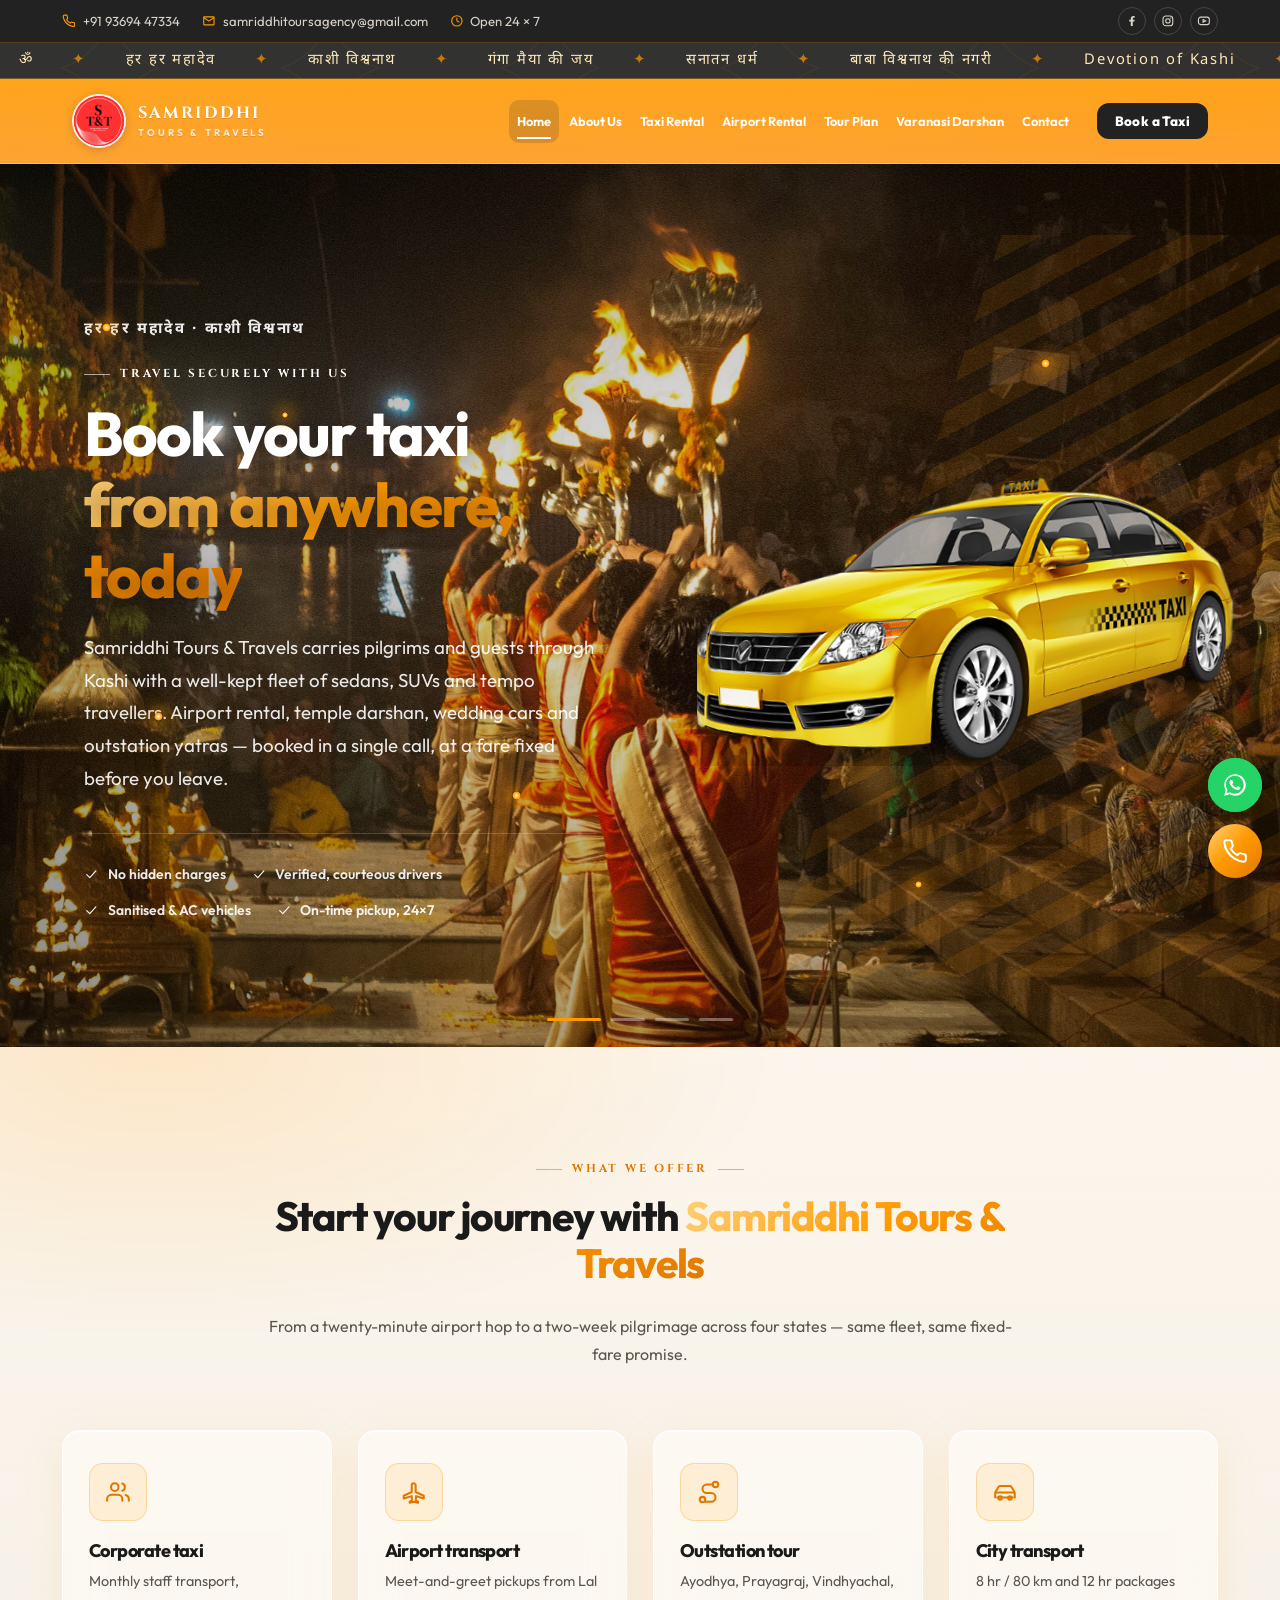
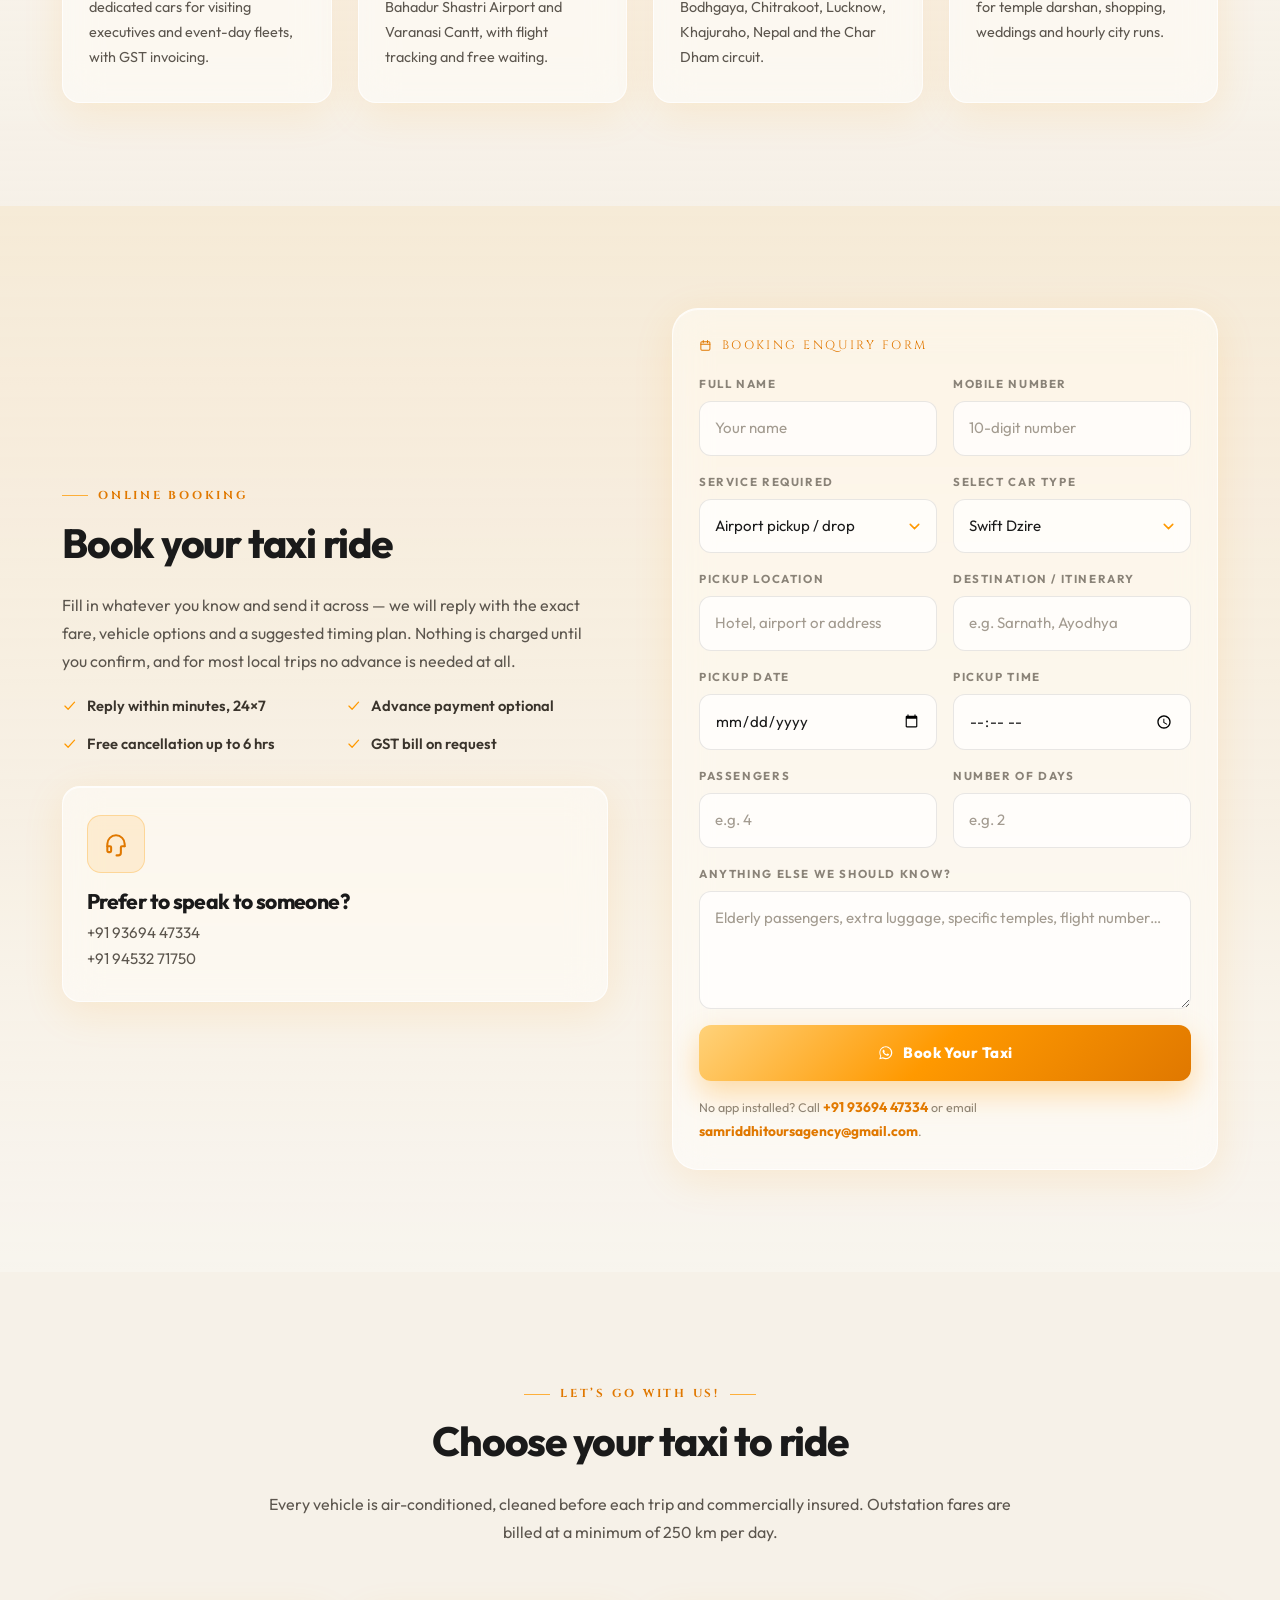
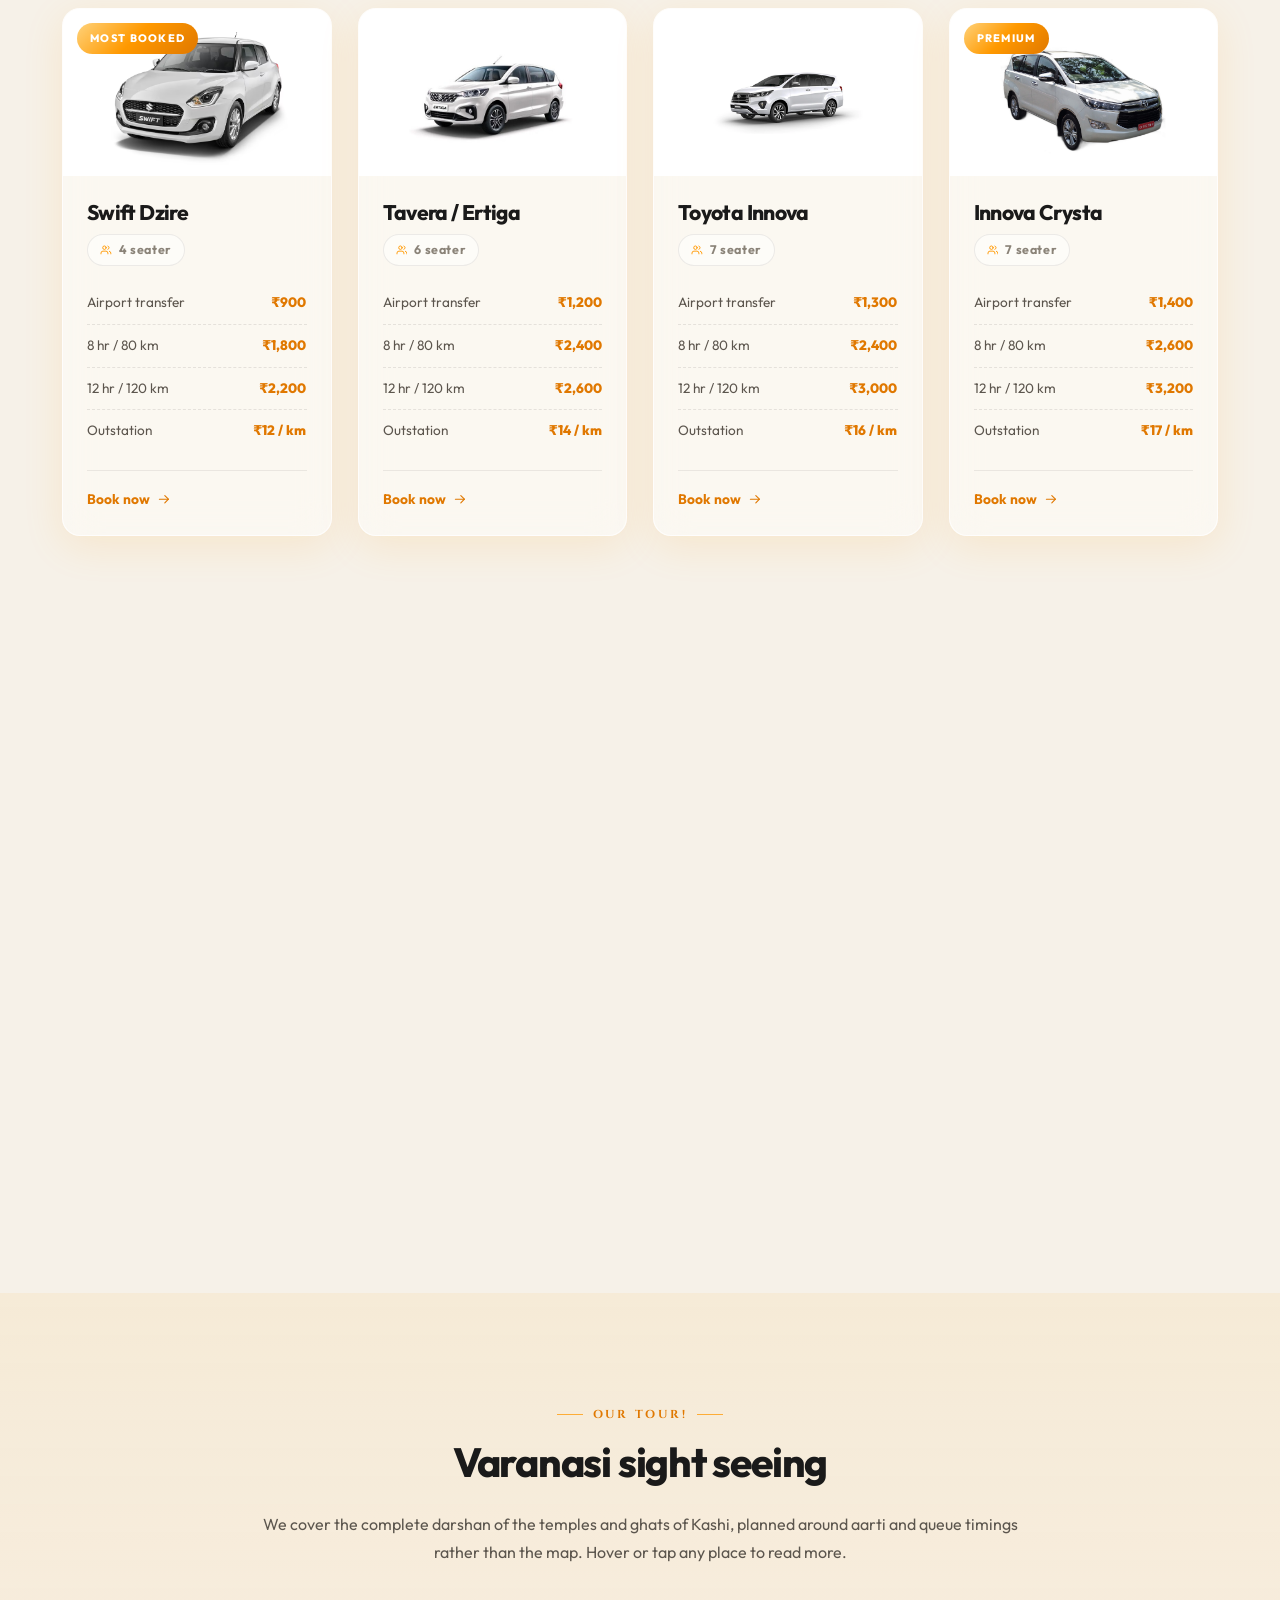
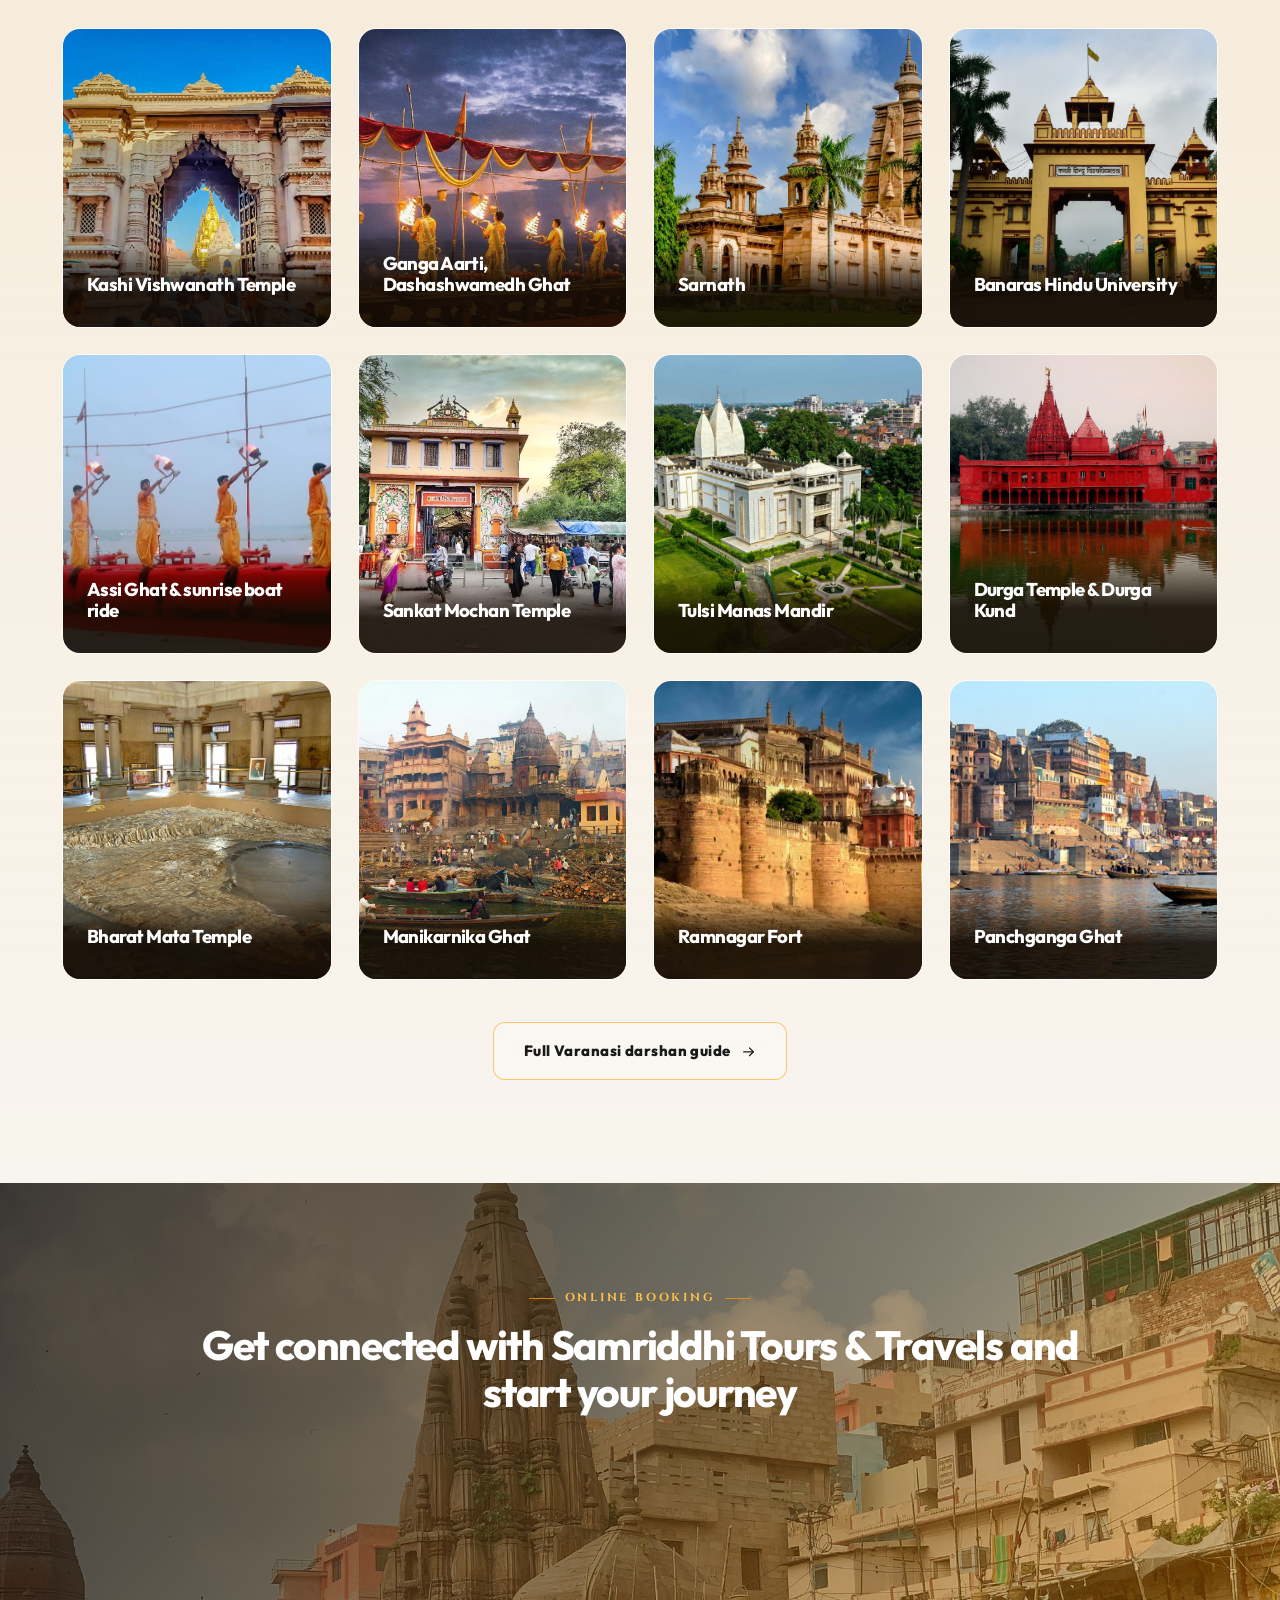
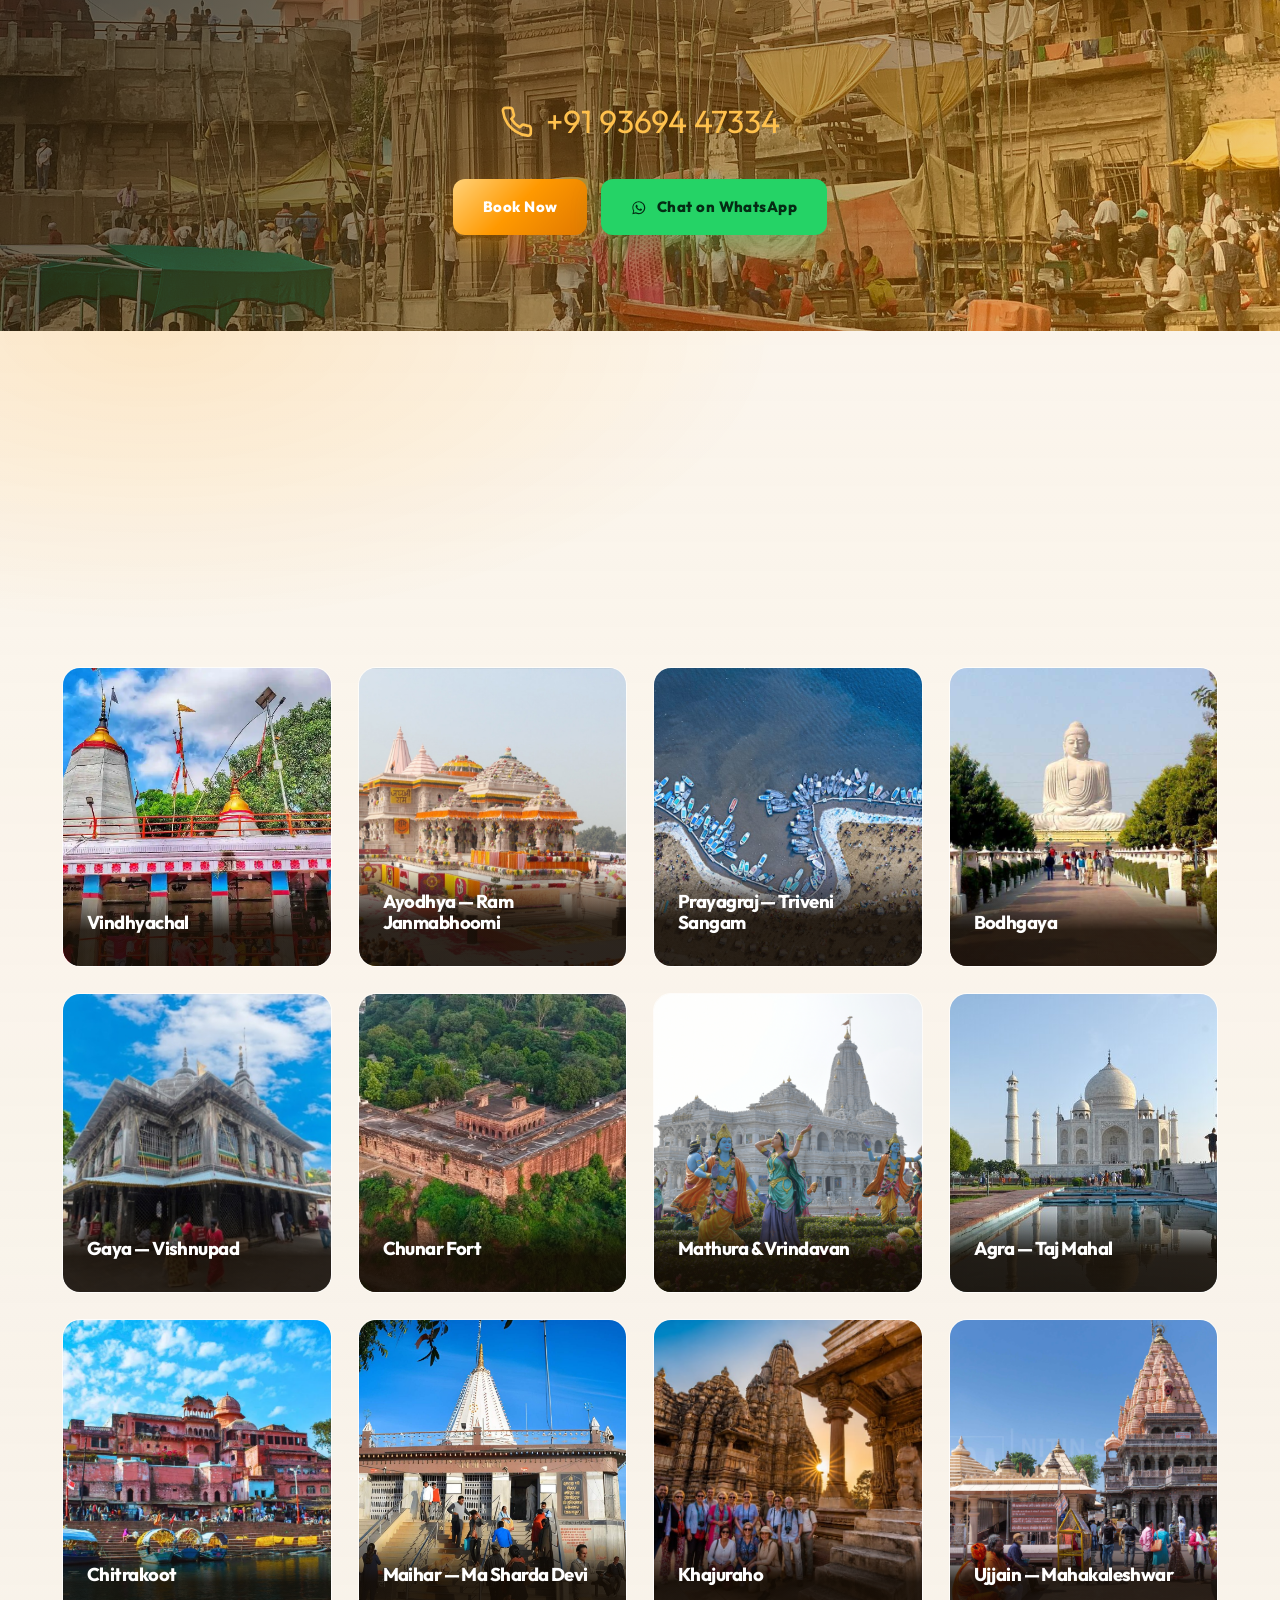
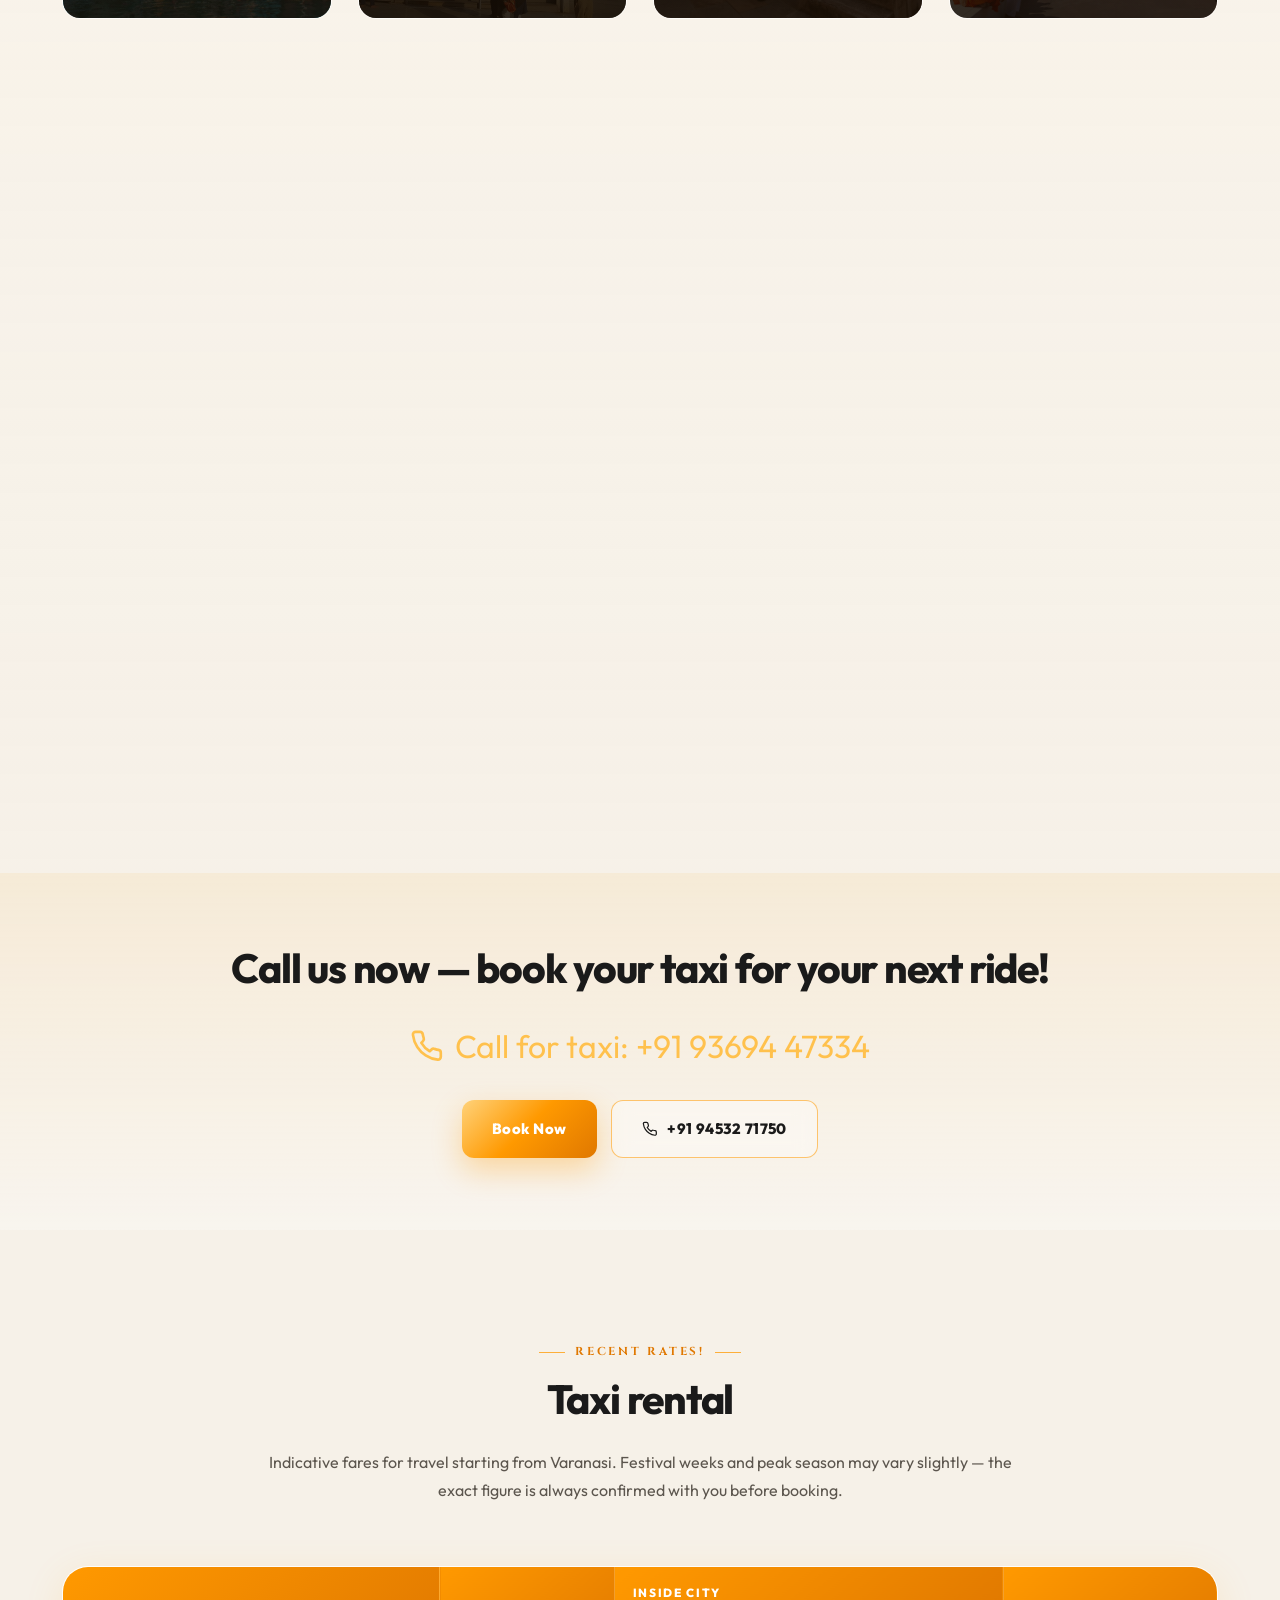
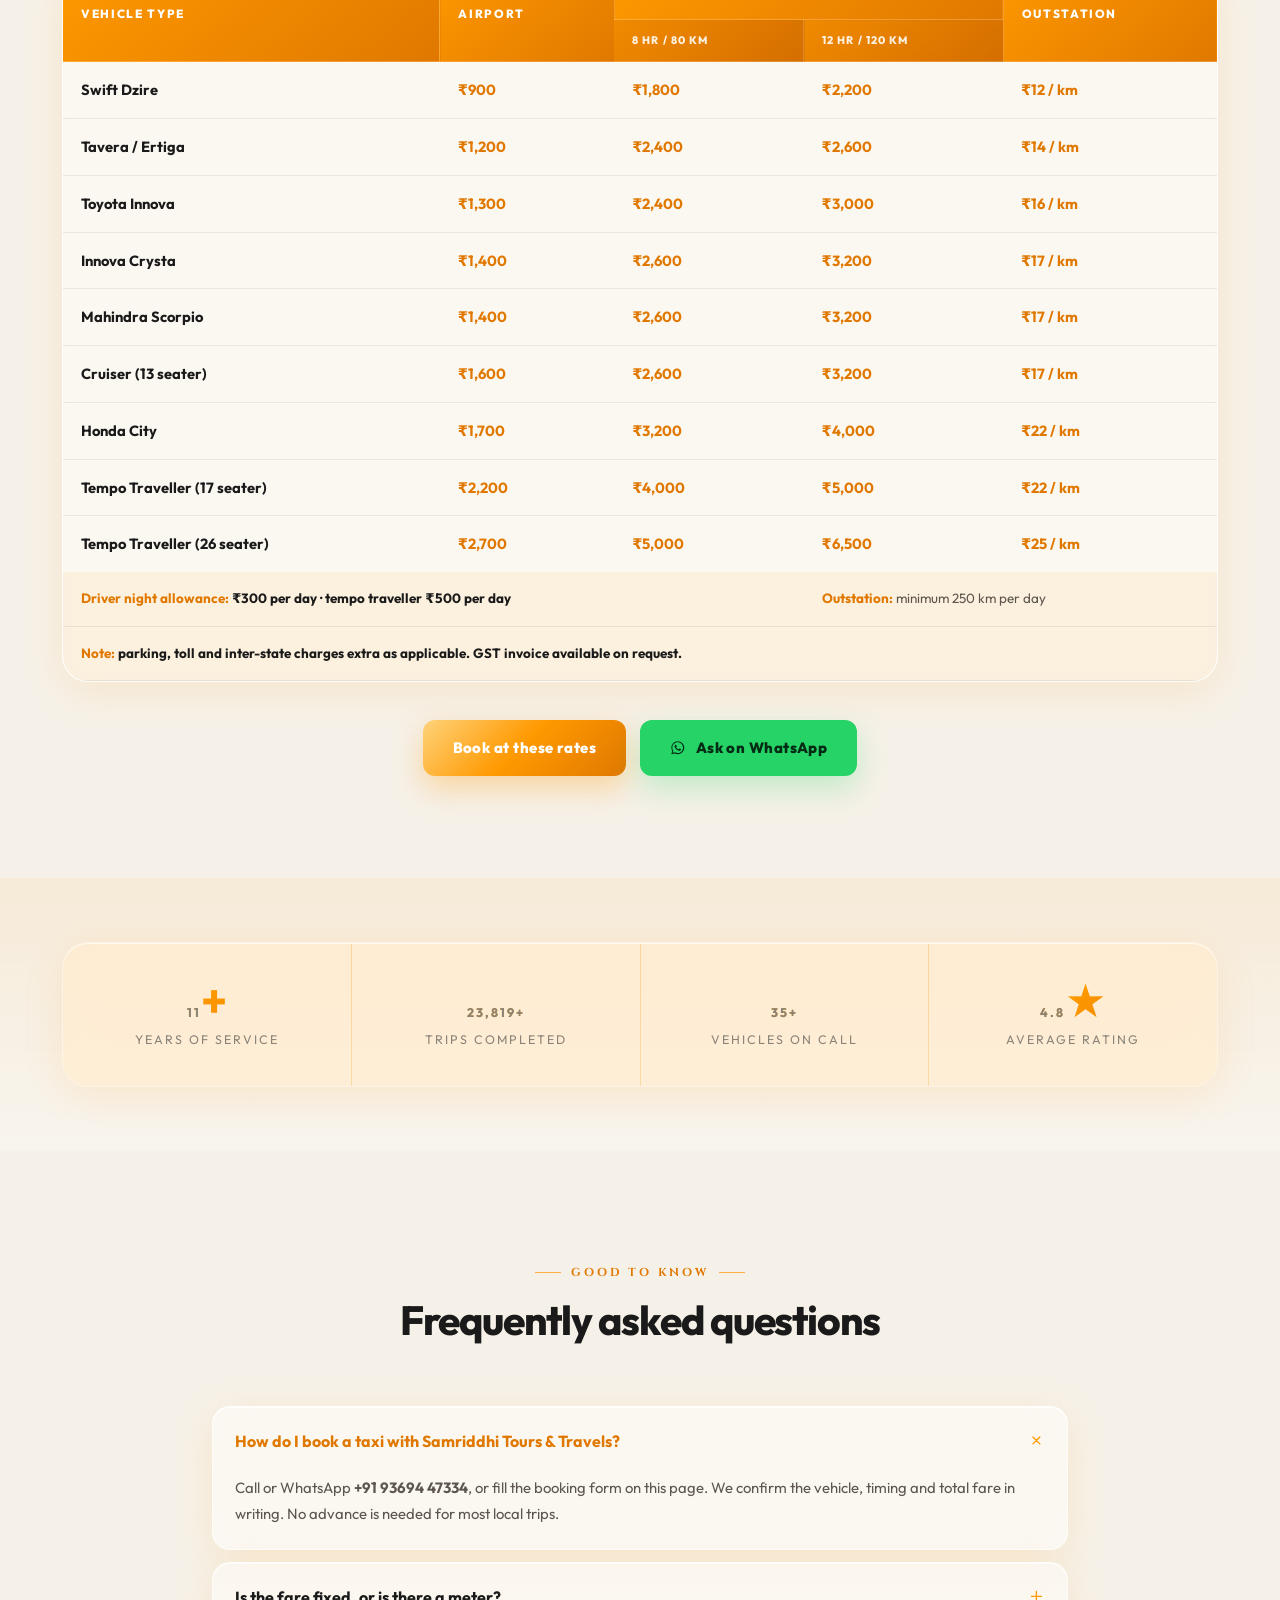
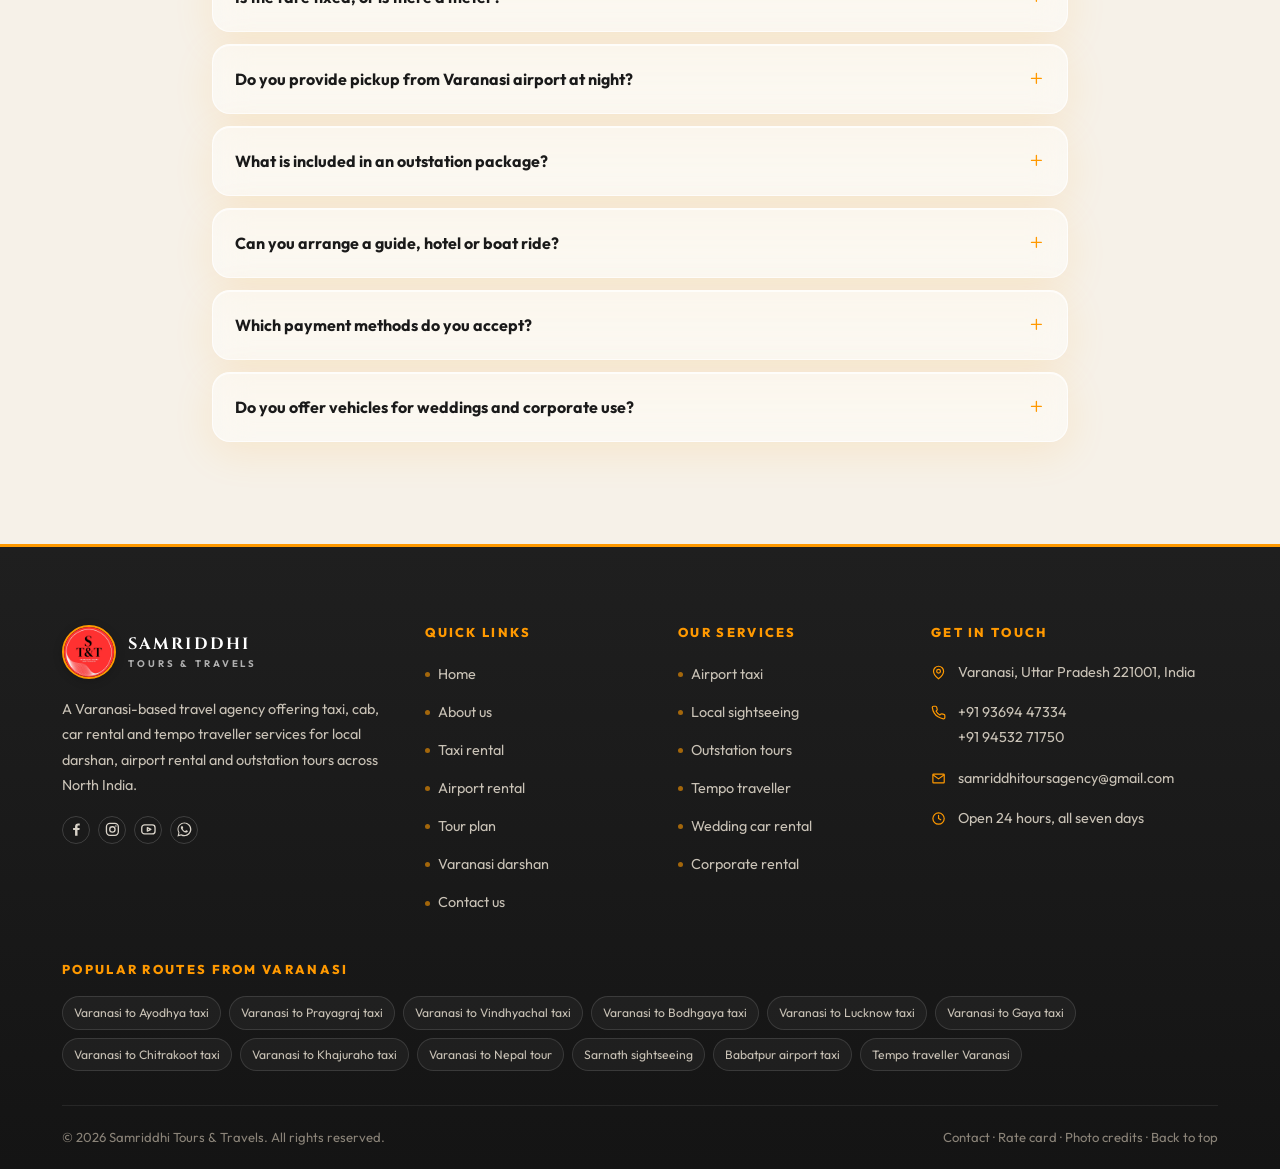
<file: index.html>
<!DOCTYPE html>
<html lang="en">

<head>
  <meta charset="UTF-8" />
  <meta name="viewport" content="width=device-width, initial-scale=1" />
  <title>Samriddhi Tours &amp; Travels | Best Taxi &amp; Cab Service in India</title>
  <meta name="description"
    content="Samriddhi Tours &amp; Travels — best cab and taxi service in Varanasi. Airport rental, taxi rental, Varanasi sightseeing and outstation tour packages to Ayodhya, Prayagraj, Bodhgaya, Nepal and more. Call +91 93694 47334." />
  <meta name="keywords"
    content="taxi service Varanasi, best cab service in Varanasi, Varanasi car rental service, Varanasi airport taxi, tempo traveller Varanasi, Varanasi to Ayodhya taxi, Varanasi sightseeing, Samriddhi Tours and Travels" />
  <meta name="author" content="Samriddhi Tours &amp; Travels" />
  <meta name="robots" content="index, follow" />
  <link rel="canonical" href="https://samriddhitoursagency.me/" />

  <meta property="og:type" content="website" />
  <meta property="og:title" content="Samriddhi Tours &amp; Travels | Best Taxi &amp; Cab Service in Varanasi" />
  <meta property="og:description"
    content="Clean cars, courteous drivers and honest fares. Airport rental, taxi rental, Varanasi sightseeing and outstation tour packages." />
  <meta property="og:image" content="assets/img/hero-1.jpg" />
  <meta property="og:url" content="https://samriddhitoursagency.me/" />
  <meta name="twitter:card" content="summary_large_image" />

  <link rel="icon" href="assets/img/logo.jpg?v=2" />
  <link rel="apple-touch-icon" href="assets/img/logo.jpg?v=2" />

  <link rel="preconnect" href="https://fonts.googleapis.com" />
  <link rel="preconnect" href="https://fonts.gstatic.com" crossorigin />
  <link
    href="https://fonts.googleapis.com/css2?family=Cinzel:wght@500;700&family=Playfair+Display:wght@600;700&family=Manrope:wght@400;500;600;700;800&display=swap"
    rel="stylesheet" />
  <link rel="stylesheet" href="assets/css/style.css?v=header3" />

  <script type="application/ld+json">
{
  "@context": "https://schema.org",
  "@type": "TravelAgency",
  "name": "Samriddhi Tours & Travels",
  "image": "https://samriddhitoursagency.me/assets/img/logo.jpg",
  "description": "Taxi, cab, car rental and tempo traveller service in Varanasi offering airport rental, local sightseeing and outstation tour packages.",
  "telephone": ["+91-93694-47334", "+91-94532-71750"],
  "priceRange": "₹₹",
  "address": {
    "@type": "PostalAddress",
    "addressLocality": "Varanasi",
    "addressRegion": "Uttar Pradesh",
    "postalCode": "221001",
    "addressCountry": "IN"
  },
  "areaServed": ["Varanasi", "Sarnath", "Ayodhya", "Prayagraj", "Vindhyachal", "Bodhgaya", "Lucknow", "Mathura", "Haridwar", "Nepal"],
  "openingHoursSpecification": {
    "@type": "OpeningHoursSpecification",
    "dayOfWeek": ["Monday","Tuesday","Wednesday","Thursday","Friday","Saturday","Sunday"],
    "opens": "00:00",
    "closes": "23:59"
  }
}
</script>
</head>

<body>

  <!-- ======================================================= icon sprite -->
  <svg width="0" height="0" style="position:absolute" aria-hidden="true" focusable="false">
    <symbol id="i-phone" viewBox="0 0 24 24">
      <path
        d="M22 16.9v3a2 2 0 0 1-2.2 2 19.8 19.8 0 0 1-8.6-3.1 19.5 19.5 0 0 1-6-6A19.8 19.8 0 0 1 2.1 4.2 2 2 0 0 1 4.1 2h3a2 2 0 0 1 2 1.7c.1 1 .4 1.9.7 2.8a2 2 0 0 1-.5 2.1L8.1 9.9a16 16 0 0 0 6 6l1.3-1.3a2 2 0 0 1 2.1-.4c.9.3 1.8.6 2.8.7a2 2 0 0 1 1.7 2Z" />
    </symbol>
    <symbol id="i-wa" viewBox="0 0 24 24">
      <path
        d="M12.04 2c-5.46 0-9.91 4.45-9.91 9.91 0 1.75.46 3.45 1.32 4.95L2 22l5.25-1.38a9.9 9.9 0 0 0 4.79 1.22c5.46 0 9.91-4.45 9.91-9.91 0-2.65-1.03-5.14-2.9-7.01A9.82 9.82 0 0 0 12.04 2Zm0 18.13c-1.53 0-3.03-.41-4.34-1.19l-.31-.18-3.23.85.86-3.15-.2-.32a8.23 8.23 0 0 1-1.26-4.38c0-4.54 3.7-8.23 8.24-8.23 2.2 0 4.27.86 5.82 2.41a8.18 8.18 0 0 1 2.41 5.83c0 4.54-3.7 8.24-8.19 8.24Zm4.52-6.16c-.25-.12-1.47-.72-1.69-.81-.23-.08-.39-.12-.56.12-.16.25-.64.81-.79.97-.14.17-.29.19-.54.06-.25-.12-1.06-.39-2.02-1.24-.75-.67-1.25-1.49-1.4-1.74-.14-.25-.01-.38.11-.5.11-.11.25-.29.37-.43.12-.15.16-.25.25-.41.08-.17.04-.31-.02-.43-.06-.12-.56-1.34-.76-1.84-.2-.48-.41-.41-.56-.42h-.48c-.16 0-.43.06-.66.31-.22.25-.86.85-.86 2.06s.88 2.39 1 2.56c.12.16 1.72 2.63 4.17 3.69.58.25 1.04.4 1.39.51.59.19 1.12.16 1.54.1.47-.07 1.47-.6 1.68-1.18.21-.58.21-1.08.14-1.18-.06-.11-.22-.17-.47-.29Z" />
    </symbol>
    <symbol id="i-mail" viewBox="0 0 24 24">
      <path d="M4 5h16a1 1 0 0 1 1 1v12a1 1 0 0 1-1 1H4a1 1 0 0 1-1-1V6a1 1 0 0 1 1-1Z" />
      <path d="m3.5 6.5 8.5 6 8.5-6" />
    </symbol>
    <symbol id="i-pin" viewBox="0 0 24 24">
      <path d="M20 10c0 6-8 12-8 12s-8-6-8-12a8 8 0 0 1 16 0Z" />
      <circle cx="12" cy="10" r="3" />
    </symbol>
    <symbol id="i-clock" viewBox="0 0 24 24">
      <circle cx="12" cy="12" r="9" />
      <path d="M12 7v5l3.5 2" />
    </symbol>
    <symbol id="i-check" viewBox="0 0 24 24">
      <path d="m4.5 12.5 5 5 10-11" />
    </symbol>
    <symbol id="i-arrow" viewBox="0 0 24 24">
      <path d="M4 12h15" />
      <path d="m13 6 6 6-6 6" />
    </symbol>
    <symbol id="i-plus" viewBox="0 0 24 24">
      <path d="M12 5v14M5 12h14" />
    </symbol>
    <symbol id="i-shield" viewBox="0 0 24 24">
      <path d="M12 2.5 20 6v6c0 5-3.4 8.6-8 9.5-4.6-.9-8-4.5-8-9.5V6Z" />
      <path d="m9 12 2 2 4-4.5" />
    </symbol>
    <symbol id="i-car" viewBox="0 0 24 24">
      <path d="M5 17h14M3 17v-4.2c0-.4.1-.7.3-1L6 7.3c.3-.5.9-.8 1.5-.8h9c.6 0 1.2.3 1.5.8l2.7 4.5c.2.3.3.6.3 1V17" />
      <path d="M3.5 12.5h17" />
      <circle cx="7.5" cy="17.5" r="1.6" />
      <circle cx="16.5" cy="17.5" r="1.6" />
    </symbol>
    <symbol id="i-plane" viewBox="0 0 24 24">
      <path
        d="M21 15.5 13.5 12V5.8a1.8 1.8 0 0 0-3.6 0V12L2.5 15.5V18l7.4-2.2.3 3.6-2.2 1.6V22l3.9-1 3.9 1v-1l-2.2-1.6.3-3.6L21 18Z" />
    </symbol>
    <symbol id="i-route" viewBox="0 0 24 24">
      <circle cx="6" cy="19" r="2.5" />
      <circle cx="18" cy="5" r="2.5" />
      <path d="M15.5 5H10a4 4 0 0 0 0 8h4a4 4 0 0 1 0 8H8.5" />
    </symbol>
    <symbol id="i-users" viewBox="0 0 24 24">
      <path d="M16 20v-1.5a4 4 0 0 0-4-4H6a4 4 0 0 0-4 4V20" />
      <circle cx="9" cy="7.5" r="3.5" />
      <path d="M22 20v-1.5a4 4 0 0 0-3-3.8" />
      <path d="M16 4.2a3.5 3.5 0 0 1 0 6.6" />
    </symbol>
    <symbol id="i-rupee" viewBox="0 0 24 24">
      <path d="M7 4h10M7 9h10M13.5 20 7 14h2.5c3 0 5-1.4 5-3.6" />
    </symbol>
    <symbol id="i-headset" viewBox="0 0 24 24">
      <path d="M4 14v-2a8 8 0 0 1 16 0v2" />
      <path
        d="M4 14h2.5a1 1 0 0 1 1 1v3.5a1 1 0 0 1-1 1H5.5A1.5 1.5 0 0 1 4 18ZM20 14h-2.5a1 1 0 0 0-1 1V20a2.5 2.5 0 0 1-2.5 2.5h-1.5" />
    </symbol>
    <symbol id="i-cal" viewBox="0 0 24 24">
      <rect x="3.5" y="5" width="17" height="16" rx="2" />
      <path d="M3.5 10h17M8 3v4M16 3v4" />
    </symbol>
    <symbol id="i-fb" viewBox="0 0 24 24">
      <path
        d="M13.6 21v-8h2.7l.4-3.1h-3.1V7.9c0-.9.2-1.5 1.5-1.5h1.7V3.6c-.3 0-1.3-.1-2.5-.1-2.5 0-4.2 1.5-4.2 4.3v2.1H7.3V13h2.8v8Z" />
    </symbol>
    <symbol id="i-ig" viewBox="0 0 24 24">
      <rect x="3.5" y="3.5" width="17" height="17" rx="5" />
      <circle cx="12" cy="12" r="3.8" />
      <circle cx="17" cy="7" r="1.1" fill="currentColor" stroke="none" />
    </symbol>
    <symbol id="i-yt" viewBox="0 0 24 24">
      <rect x="2.5" y="5.5" width="19" height="13" rx="4" />
      <path d="m10.5 9.5 5 2.5-5 2.5Z" />
    </symbol>
  </svg>

  <!-- ======================================================= top bar -->
  <div class="topbar">
    <div class="container topbar__in">
      <ul class="topbar__list">
        <li><svg class="icon">
            <use href="#i-phone" />
          </svg> <a href="tel:+919369447334">+91 93694 47334</a></li>
        <li><svg class="icon">
            <use href="#i-mail" />
          </svg> <a href="mailto:samriddhitoursagency@gmail.com">samriddhitoursagency@gmail.com</a></li>
        <li class="topbar__hours"><svg class="icon">
            <use href="#i-clock" />
          </svg> Open 24 &times; 7</li>
      </ul>
      <div class="socials">
        <a href="https://www.facebook.com/1279841511881621/" aria-label="Facebook"><svg class="icon icon--fill">
            <use href="#i-fb" />
          </svg></a>
        <a href="#" aria-label="Instagram"><svg class="icon">
            <use href="#i-ig" />
          </svg></a>
        <a href="#" aria-label="YouTube"><svg class="icon">
            <use href="#i-yt" />
          </svg></a>
      </div>
    </div>
  </div>

  <!-- ======================================================= header -->
  <header class="header">
    <div class="container header__in">
      <a class="brand" href="index.html">
        <img src="assets/img/logo.jpg?v=2" alt="Samriddhi Tours &amp; Travels logo" width="70" height="70" />
        <span class="brand__name">Samriddhi<span class="brand__sub">Tours &amp; Travels</span></span>
      </a>

      <nav class="nav" id="nav" aria-label="Main navigation">
        <a href="index.html" aria-current="page">Home</a>
        <a href="about.html">About Us</a>
        <a href="taxi-rental.html">Taxi Rental</a>
        <a href="airport-rental.html">Airport Rental</a>
        <a href="tour-plan.html">Tour Plan</a>
        <a href="sightseeing.html">Varanasi Darshan</a>
        <a href="contact.html">Contact</a>
        <a class="btn btn--sm" href="#book">Book a Taxi</a>
      </nav>

      <div class="header__cta">
        <a class="header__phone" href="tel:+919369447334">
          <svg class="icon">
            <use href="#i-headset" />
          </svg>
          <span>Call us now<strong>+91 93694 47334</strong></span>
        </a>
        <a class="btn btn--sm" href="#book">Book a Taxi</a>
        <button class="burger" type="button" aria-label="Toggle menu" aria-expanded="false"
          aria-controls="nav"><i></i><i></i><i></i></button>
      </div>
    </div>
  </header>

  <main id="main">

    <!-- ===================================================== hero slider -->
    <section class="hero">
      <div class="hero__slides">
        <div class="hero__slide is-active"><img src="assets/img/hero-1.jpg"
            alt="Ganga Aarti at Dashashwamedh Ghat, Varanasi" fetchpriority="high" /></div>
        <div class="hero__slide"><img src="assets/img/hero-2.jpg" alt="Boats on the Ganges at sunrise in Varanasi"
            loading="lazy" /></div>
        <div class="hero__slide"><img src="assets/img/hero-3.jpg" alt="Temple in Varanasi" loading="lazy" /></div>
        <div class="hero__slide"><img src="assets/img/hero-4.jpg" alt="Boats on the Ganges ghats at sunrise, Varanasi"
            loading="lazy" /></div>
      </div>

      <div class="container hero__in">
        <div class="hero__glass">
          <p class="mantra">हर हर महादेव · काशी विश्वनाथ</p>
          <span class="eyebrow one-side">Travel securely with us</span>
          <h1>Book your taxi <span class="gold-text">from anywhere, today</span></h1>
          <p class="lead">
            Samriddhi Tours &amp; Travels carries pilgrims and guests through Kashi with a well-kept
            fleet of sedans, SUVs and tempo travellers. Airport rental, temple darshan, wedding cars
            and outstation yatras — booked in a single call, at a fare fixed before you leave.
          </p>
          <ul class="hero__trust">
            <li><svg class="icon">
                <use href="#i-check" />
              </svg> No hidden charges</li>
            <li><svg class="icon">
                <use href="#i-check" />
              </svg> Verified, courteous drivers</li>
            <li><svg class="icon">
                <use href="#i-check" />
              </svg> Sanitised &amp; AC vehicles</li>
            <li><svg class="icon">
                <use href="#i-check" />
              </svg> On-time pickup, 24&times;7</li>
          </ul>
        </div>

        <div class="hero__stage" aria-hidden="true">
          <img class="hero__incoming" src="assets/img/taxi-hero.png?v=2" alt="" />
        </div>
      </div>

      <div class="hero__dots" aria-label="Slider navigation"></div>
    </section>

    <!-- ===================================================== what we offer -->
    <section class="section section--tint">
      <div class="container">
        <div class="sec-head reveal">
          <span class="eyebrow">What we offer</span>
          <h2>Start your journey with <span class="gold-text">Samriddhi Tours &amp; Travels</span></h2>
          <p>From a twenty-minute airport hop to a two-week pilgrimage across four states — same fleet, same fixed-fare
            promise.</p>
        </div>

        <div class="grid g-4 mobile-two-up">
          <article class="feature reveal">
            <div class="feature__ico"><svg class="icon">
                <use href="#i-users" />
              </svg></div>
            <h3>Corporate taxi</h3>
            <p>Monthly staff transport, dedicated cars for visiting executives and event-day fleets, with GST invoicing.
            </p>
          </article>
          <article class="feature reveal">
            <div class="feature__ico"><svg class="icon">
                <use href="#i-plane" />
              </svg></div>
            <h3>Airport transport</h3>
            <p>Meet-and-greet pickups from Lal Bahadur Shastri Airport and Varanasi Cantt, with flight tracking and free
              waiting.</p>
          </article>
          <article class="feature reveal">
            <div class="feature__ico"><svg class="icon">
                <use href="#i-route" />
              </svg></div>
            <h3>Outstation tour</h3>
            <p>Ayodhya, Prayagraj, Vindhyachal, Bodhgaya, Chitrakoot, Lucknow, Khajuraho, Nepal and the Char Dham
              circuit.</p>
          </article>
          <article class="feature reveal">
            <div class="feature__ico"><svg class="icon">
                <use href="#i-car" />
              </svg></div>
            <h3>City transport</h3>
            <p>8 hr / 80 km and 12 hr packages for temple darshan, shopping, weddings and hourly city runs.</p>
          </article>
        </div>
      </div>
    </section>

    <!-- ===================================================== booking form -->
    <section class="section section--alt" id="book">
      <div class="container split">
        <div class="reveal">
          <span class="eyebrow one-side">Online booking</span>
          <h2>Book your taxi ride</h2>
          <p>
            Fill in whatever you know and send it across — we will reply with the exact fare, vehicle
            options and a suggested timing plan. Nothing is charged until you confirm, and for most
            local trips no advance is needed at all.
          </p>

          <ul class="ticks">
            <li><svg class="icon">
                <use href="#i-check" />
              </svg> Reply within minutes, 24&times;7</li>
            <li><svg class="icon">
                <use href="#i-check" />
              </svg> Advance payment optional</li>
            <li><svg class="icon">
                <use href="#i-check" />
              </svg> Free cancellation up to 6 hrs</li>
            <li><svg class="icon">
                <use href="#i-check" />
              </svg> GST bill on request</li>
          </ul>

          <div class="info-card" style="margin-top:8px">
            <div class="feature__ico"><svg class="icon">
                <use href="#i-headset" />
              </svg></div>
            <h3 style="margin-bottom:6px">Prefer to speak to someone?</h3>
            <a href="tel:+919369447334">+91 93694 47334</a>
            <a href="tel:+919453271750">+91 94532 71750</a>
          </div>
        </div>

        <div class="quickbook__card reveal">
          <div class="quickbook__title"><svg class="icon">
              <use href="#i-cal" />
            </svg> Booking enquiry form</div>
          <form data-wa-form="Taxi booking enquiry" novalidate>
            <div class="form-grid" style="grid-template-columns:1fr 1fr">
              <div class="field">
                <label for="b-name">Full name</label>
                <input id="b-name" name="name" type="text" placeholder="Your name" required />
              </div>
              <div class="field">
                <label for="b-phone">Mobile number</label>
                <input id="b-phone" name="phone" type="tel" inputmode="numeric" pattern="[0-9+ ]{10,15}"
                  placeholder="10-digit number" required />
              </div>
              <div class="field">
                <label for="b-type">Service required</label>
                <select id="b-type" name="tripType">
                  <option>Airport pickup / drop</option>
                  <option>Railway station transfer</option>
                  <option>Varanasi local sightseeing</option>
                  <option>Outstation one-way</option>
                  <option>Outstation round trip</option>
                  <option>Multi-day tour package</option>
                  <option>Wedding / event car</option>
                  <option>Corporate / monthly rental</option>
                </select>
              </div>
              <div class="field">
                <label for="b-veh">Select car type</label>
                <select id="b-veh" name="vehicle">
                  <option>Swift Dzire</option>
                  <option>Chevrolet Tavera</option>
                  <option>Maruti Suzuki Ertiga</option>
                  <option>Toyota Innova</option>
                  <option>Toyota Innova Crysta</option>
                  <option>Mahindra Scorpio</option>
                  <option>Honda City</option>
                  <option>Kia Carens</option>
                  <option>Tempo Traveller 13 Seater</option>
                  <option>Tempo Traveller 17 Seater</option>
                  <option>Tempo Traveller 26 Seater</option>
                  <option>Mini bus / coach</option>
                  <option>Not sure — please suggest</option>
                </select>
              </div>
              <div class="field">
                <label for="b-pickup">Pickup location</label>
                <input id="b-pickup" name="pickup" type="text" placeholder="Hotel, airport or address" required />
              </div>
              <div class="field">
                <label for="b-drop">Destination / itinerary</label>
                <input id="b-drop" name="drop" type="text" placeholder="e.g. Sarnath, Ayodhya" required />
              </div>
              <div class="field">
                <label for="b-date">Pickup date</label>
                <input id="b-date" name="date" type="date" required />
              </div>
              <div class="field">
                <label for="b-time">Pickup time</label>
                <input id="b-time" name="time" type="time" />
              </div>
              <div class="field">
                <label for="b-pax">Passengers</label>
                <input id="b-pax" name="passengers" type="number" min="1" max="60" placeholder="e.g. 4" />
              </div>
              <div class="field">
                <label for="b-days">Number of days</label>
                <input id="b-days" name="days" type="number" min="1" max="60" placeholder="e.g. 2" />
              </div>
              <div class="field" style="grid-column:1/-1">
                <label for="b-msg">Anything else we should know?</label>
                <textarea id="b-msg" name="message"
                  placeholder="Elderly passengers, extra luggage, specific temples, flight number…"></textarea>
              </div>
              <div style="grid-column:1/-1">
                <button class="btn btn--block" type="submit"><svg class="icon icon--fill">
                    <use href="#i-wa" />
                  </svg> Book Your Taxi</button>
              </div>
            </div>
            <p class="form-note">No app installed? Call <a class="link-gold" href="tel:+919369447334">+91 93694
                47334</a> or email <a class="link-gold"
                href="mailto:samriddhitoursagency@gmail.com">samriddhitoursagency@gmail.com</a>.</p>
          </form>
        </div>
      </div>
    </section>

    <!-- ===================================================== taxi to ride -->
    <section class="section">
      <div class="container">
        <div class="sec-head reveal">
          <span class="eyebrow">Let&rsquo;s go with us!</span>
          <h2>Choose your taxi to ride</h2>
          <p>Every vehicle is air-conditioned, cleaned before each trip and commercially insured. Outstation
            fares are billed at a minimum of 250 km per day.</p>
        </div>

        <div class="grid g-4 mobile-two-up">
          <article class="card reveal">
            <div class="card__media">
              <span class="card__tag">Most booked</span>
              <img src="assets/img/car-dzire.jpg?v=2" alt="Swift Dzire taxi" loading="lazy" />
            </div>
            <div class="card__body">
              <h3>Swift Dzire</h3>
              <span class="seats"><svg class="icon">
                  <use href="#i-users" />
                </svg> 4 seater</span>
              <ul class="farerows">
                <li><span>Airport transfer</span><b>&#8377;900</b></li>
                <li><span>8 hr / 80 km</span><b>&#8377;1,800</b></li>
                <li><span>12 hr / 120 km</span><b>&#8377;2,200</b></li>
                <li><span>Outstation</span><b>&#8377;12 / km</b></li>
              </ul>
              <div class="card__foot">
                <a class="link-gold" href="#book" data-prefill="Swift Dzire">Book now <svg class="icon">
                    <use href="#i-arrow" />
                  </svg></a>
              </div>
            </div>
          </article>

          <article class="card reveal">
            <div class="card__media"><img src="assets/img/car-ertiga.jpg?v=2" alt="Tavera or Ertiga taxi"
                loading="lazy" /></div>
            <div class="card__body">
              <h3>Tavera / Ertiga</h3>
              <span class="seats"><svg class="icon">
                  <use href="#i-users" />
                </svg> 6 seater</span>
              <ul class="farerows">
                <li><span>Airport transfer</span><b>&#8377;1,200</b></li>
                <li><span>8 hr / 80 km</span><b>&#8377;2,400</b></li>
                <li><span>12 hr / 120 km</span><b>&#8377;2,600</b></li>
                <li><span>Outstation</span><b>&#8377;14 / km</b></li>
              </ul>
              <div class="card__foot">
                <a class="link-gold" href="#book" data-prefill="Ertiga">Book now <svg class="icon">
                    <use href="#i-arrow" />
                  </svg></a>
              </div>
            </div>
          </article>

          <article class="card reveal">
            <div class="card__media"><img src="assets/img/car-innova.jpg?v=2" alt="Toyota Innova taxi" loading="lazy" />
            </div>
            <div class="card__body">
              <h3>Toyota Innova</h3>
              <span class="seats"><svg class="icon">
                  <use href="#i-users" />
                </svg> 7 seater</span>
              <ul class="farerows">
                <li><span>Airport transfer</span><b>&#8377;1,300</b></li>
                <li><span>8 hr / 80 km</span><b>&#8377;2,400</b></li>
                <li><span>12 hr / 120 km</span><b>&#8377;3,000</b></li>
                <li><span>Outstation</span><b>&#8377;16 / km</b></li>
              </ul>
              <div class="card__foot">
                <a class="link-gold" href="#book" data-prefill="Toyota Innova">Book now <svg class="icon">
                    <use href="#i-arrow" />
                  </svg></a>
              </div>
            </div>
          </article>

          <article class="card reveal">
            <div class="card__media">
              <span class="card__tag">Premium</span>
              <img src="assets/img/car-crysta.jpg?v=2" alt="Toyota Innova Crysta taxi" loading="lazy" />
            </div>
            <div class="card__body">
              <h3>Innova Crysta</h3>
              <span class="seats"><svg class="icon">
                  <use href="#i-users" />
                </svg> 7 seater</span>
              <ul class="farerows">
                <li><span>Airport transfer</span><b>&#8377;1,400</b></li>
                <li><span>8 hr / 80 km</span><b>&#8377;2,600</b></li>
                <li><span>12 hr / 120 km</span><b>&#8377;3,200</b></li>
                <li><span>Outstation</span><b>&#8377;17 / km</b></li>
              </ul>
              <div class="card__foot">
                <a class="link-gold" href="#book" data-prefill="Crysta">Book now <svg class="icon">
                    <use href="#i-arrow" />
                  </svg></a>
              </div>
            </div>
          </article>

          <article class="card reveal">
            <div class="card__media"><img src="assets/img/car-scorpio.jpg?v=2" alt="Mahindra Scorpio taxi"
                loading="lazy" /></div>
            <div class="card__body">
              <h3>Mahindra Scorpio</h3>
              <span class="seats"><svg class="icon">
                  <use href="#i-users" />
                </svg> 7 seater</span>
              <ul class="farerows">
                <li><span>Airport transfer</span><b>&#8377;1,400</b></li>
                <li><span>8 hr / 80 km</span><b>&#8377;2,600</b></li>
                <li><span>12 hr / 120 km</span><b>&#8377;3,200</b></li>
                <li><span>Outstation</span><b>&#8377;17 / km</b></li>
              </ul>
              <div class="card__foot">
                <a class="link-gold" href="#book" data-prefill="Scorpio">Book now <svg class="icon">
                    <use href="#i-arrow" />
                  </svg></a>
              </div>
            </div>
          </article>

          <article class="card reveal">
            <div class="card__media"><img src="assets/img/car-city.jpg?v=2" alt="Honda City premium sedan"
                loading="lazy" /></div>
            <div class="card__body">
              <h3>Honda City</h3>
              <span class="seats"><svg class="icon">
                  <use href="#i-users" />
                </svg> 4 seater</span>
              <ul class="farerows">
                <li><span>Airport transfer</span><b>&#8377;1,700</b></li>
                <li><span>8 hr / 80 km</span><b>&#8377;3,200</b></li>
                <li><span>12 hr / 120 km</span><b>&#8377;4,000</b></li>
                <li><span>Outstation</span><b>&#8377;22 / km</b></li>
              </ul>
              <div class="card__foot">
                <a class="link-gold" href="#book" data-prefill="Honda City">Book now <svg class="icon">
                    <use href="#i-arrow" />
                  </svg></a>
              </div>
            </div>
          </article>

          <article class="card reveal">
            <div class="card__media"><img src="assets/img/car-tempo.jpg?v=2" alt="Tempo traveller 17 seater"
                loading="lazy" /></div>
            <div class="card__body">
              <h3>Tempo Traveller</h3>
              <span class="seats"><svg class="icon">
                  <use href="#i-users" />
                </svg> 17 seater</span>
              <ul class="farerows">
                <li><span>Airport transfer</span><b>&#8377;2,200</b></li>
                <li><span>8 hr / 80 km</span><b>&#8377;4,000</b></li>
                <li><span>12 hr / 120 km</span><b>&#8377;5,000</b></li>
                <li><span>Outstation</span><b>&#8377;22 / km</b></li>
              </ul>
              <div class="card__foot">
                <a class="link-gold" href="#book" data-prefill="Tempo Traveller 17">Book now <svg class="icon">
                    <use href="#i-arrow" />
                  </svg></a>
              </div>
            </div>
          </article>

          <article class="card reveal">
            <div class="card__media">
              <span class="card__tag">Groups</span>
              <img src="assets/img/car-bus.jpg?v=2" alt="Tempo traveller 26 seater" loading="lazy" />
            </div>
            <div class="card__body">
              <h3>Tempo Traveller</h3>
              <span class="seats"><svg class="icon">
                  <use href="#i-users" />
                </svg> 26 seater</span>
              <ul class="farerows">
                <li><span>Airport transfer</span><b>&#8377;2,700</b></li>
                <li><span>8 hr / 80 km</span><b>&#8377;5,000</b></li>
                <li><span>12 hr / 120 km</span><b>&#8377;6,500</b></li>
                <li><span>Outstation</span><b>&#8377;25 / km</b></li>
              </ul>
              <div class="card__foot">
                <a class="link-gold" href="#book" data-prefill="Tempo Traveller 26">Book now <svg class="icon">
                    <use href="#i-arrow" />
                  </svg></a>
              </div>
            </div>
          </article>
        </div>

        <div class="btn-row reveal" style="justify-content:center;margin-top:42px">
          <a class="btn btn--ghost" href="taxi-rental.html">Full taxi rental page <svg class="icon">
              <use href="#i-arrow" />
            </svg></a>
        </div>
      </div>
    </section>

    <!-- ===================================================== varanasi sightseeing -->
    <section class="section section--alt">
      <div class="container">
        <div class="sec-head reveal">
          <span class="eyebrow">Our tour!</span>
          <h2>Varanasi sight seeing</h2>
          <p>We cover the complete darshan of the temples and ghats of Kashi, planned around aarti and
            queue timings rather than the map. Hover or tap any place to read more.</p>
        </div>

        <div class="grid g-4 mobile-two-up">
          <a class="spot reveal" href="sightseeing.html">
            <img src="assets/img/spot-vishwanath.jpg" alt="Kashi Vishwanath Temple" loading="lazy" />
            <div class="spot__body">
              <h3>Kashi Vishwanath Temple</h3>
              <p>One of the twelve Jyotirlingas and the holiest Shiva temple in India. Mangala Aarti 3&ndash;4 AM, Bhog
                Aarti 11:30 AM, Sandhya Aarti around 7 PM. Phones and bags are not permitted inside.</p>
            </div>
          </a>
          <a class="spot reveal" href="sightseeing.html">
            <img src="assets/img/spot-aarti.jpg" alt="Ganga Aarti at Dashashwamedh Ghat" loading="lazy" />
            <div class="spot__body">
              <h3>Ganga Aarti, Dashashwamedh Ghat</h3>
              <p>The grand choreographed aarti begins around 6:45 PM and runs about 45 minutes. Devotees arrive an hour
                early for a good seat, or watch from a boat on the water.</p>
            </div>
          </a>
          <a class="spot reveal" href="sightseeing.html">
            <img src="assets/img/spot-sarnath.jpg" alt="Dhamek Stupa at Sarnath" loading="lazy" />
            <div class="spot__body">
              <h3>Sarnath</h3>
              <p>Thirteen kilometres away, where the Buddha gave his first sermon. Dhamek Stupa, the Ashoka pillar, the
                monastery ruins and the museum holding the original Lion Capital. Closed Fridays.</p>
            </div>
          </a>
          <a class="spot reveal" href="sightseeing.html">
            <img src="assets/img/spot-bhu.jpg" alt="Banaras Hindu University campus" loading="lazy" />
            <div class="spot__body">
              <h3>Banaras Hindu University</h3>
              <p>Founded in 1916 by Pandit Madan Mohan Malviya and one of Asia&rsquo;s largest residential campuses,
                with the New Vishwanath Temple at its centre and Bharat Kala Bhavan museum nearby.</p>
            </div>
          </a>
          <a class="spot reveal" href="sightseeing.html">
            <img src="assets/img/spot-assi.jpg" alt="Assi Ghat at sunrise" loading="lazy" />
            <div class="spot__body">
              <h3>Assi Ghat &amp; sunrise boat ride</h3>
              <p>Subah-e-Banaras opens the day with music and yoga at first light. A 5:30 AM pickup gets you there in
                time for the boat ride past the ghats in the best light of the day.</p>
            </div>
          </a>
          <a class="spot reveal" href="sightseeing.html">
            <img src="assets/img/spot-sankatmochan.jpg" alt="Sankat Mochan Hanuman Temple" loading="lazy" />
            <div class="spot__body">
              <h3>Sankat Mochan Temple</h3>
              <p>Founded by Tulsidas, and the rare temple where Hanuman faces his Lord Rama. Tuesdays and Saturdays are
                busiest, and the besan ke laddoo sold as prasad is worth the queue.</p>
            </div>
          </a>
          <a class="spot reveal" href="sightseeing.html">
            <img src="assets/img/spot-tulsi.jpg" alt="Tulsi Manas Mandir" loading="lazy" />
            <div class="spot__body">
              <h3>Tulsi Manas Mandir</h3>
              <p>A white marble shikhara temple built in 1964, its walls engraved with verses from the Ram Charit Manas.
                Tulsidas is said to have written the epic on this very spot.</p>
            </div>
          </a>
          <a class="spot reveal" href="sightseeing.html">
            <img src="assets/img/spot-durga.jpg" alt="Durga Kund Temple" loading="lazy" />
            <div class="spot__body">
              <h3>Durga Temple &amp; Durga Kund</h3>
              <p>An 18th-century Nagara-style temple washed in ochre red, beside a stepped tank that once fed directly
                from the river. At its most alive during Navratri.</p>
            </div>
          </a>
          <a class="spot reveal" href="sightseeing.html">
            <img src="assets/img/spot-bharatmata.jpg" alt="Bharat Mata Mandir" loading="lazy" />
            <div class="spot__body">
              <h3>Bharat Mata Temple</h3>
              <p>Built in 1936 in the Kashi Vidyapith campus and dedicated not to a deity but to India itself — a vast
                marble relief map of the undivided subcontinent, carved to scale.</p>
            </div>
          </a>
          <a class="spot reveal" href="sightseeing.html">
            <img src="assets/img/spot-manikarnika.jpg" alt="Manikarnika Ghat" loading="lazy" />
            <div class="spot__body">
              <h3>Manikarnika Ghat</h3>
              <p>The cremation ghats, burning without pause for centuries — the reason many pilgrims come to Kashi at
                all. Photography is not permitted; we brief you on visiting respectfully.</p>
            </div>
          </a>
          <a class="spot reveal" href="sightseeing.html">
            <img src="assets/img/spot-ramnagar.jpg" alt="Ramnagar Fort" loading="lazy" />
            <div class="spot__body">
              <h3>Ramnagar Fort</h3>
              <p>The 18th-century sandstone seat of the Maharaja of Banaras across the river, with a museum of vintage
                cars, palanquins, weapons and an astronomical clock from 1852.</p>
            </div>
          </a>
          <a class="spot reveal" href="sightseeing.html">
            <img src="assets/img/spot-alamgir.jpg" alt="Alamgir Mosque above Panchganga Ghat" loading="lazy" />
            <div class="spot__body">
              <h3>Panchganga Ghat</h3>
              <p>Where five rivers are said to meet. The Alamgir Mosque rises above it, forming the most recognisable
                silhouette on the northern stretch of the riverfront.</p>
            </div>
          </a>
        </div>

        <div class="btn-row reveal" style="justify-content:center;margin-top:42px">
          <a class="btn btn--ghost" href="sightseeing.html">Full Varanasi darshan guide <svg class="icon">
              <use href="#i-arrow" />
            </svg></a>
        </div>
      </div>
    </section>

    <!-- ===================================================== get connected -->
    <section class="cta-band">
      <img class="cta-bg" src="assets/img/cta-road.jpg" alt="" loading="lazy" />
      <div class="container">
        <span class="eyebrow">Online booking</span>
        <h2>Get connected with Samriddhi Tours &amp; Travels and start your journey</h2>

        <div class="grid g-3" style="margin:38px 0 8px;text-align:left">
          <article class="feature reveal">
            <div class="feature__ico"><svg class="icon">
                <use href="#i-car" />
              </svg></div>
            <h3>Easy to search the best taxi</h3>
            <p>Every vehicle and every fare is listed on this site, so you can pick before you call.</p>
          </article>
          <article class="feature reveal">
            <div class="feature__ico"><svg class="icon">
                <use href="#i-clock" />
              </svg></div>
            <h3>Quick pickups to save time</h3>
            <p>Doorstep pickup from your hotel, home, airport or station, on the minute you asked for.</p>
          </article>
          <article class="feature reveal">
            <div class="feature__ico"><svg class="icon">
                <use href="#i-rupee" />
              </svg></div>
            <h3>Inclusive rates to enjoy the ride</h3>
            <p>Fuel, driver and AC included in the quoted fare. Toll and parking at actuals, with receipts.</p>
          </article>
        </div>

        <a class="cta-phone" href="tel:+919369447334"><svg class="icon">
            <use href="#i-phone" />
          </svg> +91 93694 47334</a>
        <div class="btn-row">
          <a class="btn" href="#book">Book Now</a>
          <a class="btn btn--wa" href="https://wa.me/919453271750?text=Hi%2C%20I%20would%20like%20a%20fare%20quote."
            target="_blank" rel="noopener"><svg class="icon icon--fill">
              <use href="#i-wa" />
            </svg> Chat on WhatsApp</a>
        </div>
      </div>
    </section>

    <!-- ===================================================== outstation packages -->
    <section class="section section--tint">
      <div class="container">
        <div class="sec-head reveal">
          <span class="eyebrow">Our tour plan!</span>
          <h2>Outstation tour packages</h2>
          <p>Same-day trips and multi-day circuits from Varanasi, driven by people who know the route.
            Fuel and driver are included; toll, parking and night allowance are billed at actuals.</p>
        </div>

        <div class="grid g-4 mobile-two-up">
          <a class="spot reveal" href="tour-plan.html">
            <img src="assets/img/pkg-vindhyachal.jpg" alt="Vindhyavasini Temple, Vindhyachal" loading="lazy" />
            <div class="spot__body">
              <h3>Vindhyachal</h3>
              <p>78 km each way. The Trikon Darshan of Maa Vindhyavasini, Kali Khoh and Ashtabhuja temples above the
                Ganga at Mirzapur, with Sita Kund on the return.</p>
            </div>
          </a>
          <a class="spot reveal" href="tour-plan.html">
            <img src="assets/img/pkg-ayodhya.jpg" alt="Ram Mandir, Ayodhya" loading="lazy" />
            <div class="spot__body">
              <h3>Ayodhya &mdash; Ram Janmabhoomi</h3>
              <p>210 km each way via Sultanpur. Ram Mandir darshan, Hanuman Garhi, Kanak Bhawan and the evening aarti at
                Saryu Ghat.</p>
            </div>
          </a>
          <a class="spot reveal" href="tour-plan.html">
            <img src="assets/img/pkg-prayagraj.jpg" alt="Triveni Sangam, Prayagraj" loading="lazy" />
            <div class="spot__body">
              <h3>Prayagraj &mdash; Triveni Sangam</h3>
              <p>125 km each way. Boat and snan where the Ganga, Yamuna and mythical Saraswati meet, then Bade Hanuman
                Mandir, Akshayavat and Anand Bhawan.</p>
            </div>
          </a>
          <a class="spot reveal" href="tour-plan.html">
            <img src="assets/img/pkg-bodhgaya.jpg" alt="Mahabodhi Temple, Bodhgaya" loading="lazy" />
            <div class="spot__body">
              <h3>Bodhgaya</h3>
              <p>Where Buddhism began. The Mahabodhi Temple and Bodhi tree, the 80-foot Great Buddha statue, and the
                Thai, Japanese and Bhutanese monasteries.</p>
            </div>
          </a>
          <a class="spot reveal" href="tour-plan.html">
            <img src="assets/img/pkg-gaya.jpg" alt="Vishnupad Temple, Gaya" loading="lazy" />
            <div class="spot__body">
              <h3>Gaya &mdash; Vishnupad</h3>
              <p>Vishnupad Temple, the Falgu river ghats, Mangla Gauri and Akshayavat. We handle the Pitru Paksha rush
                and can arrange a pandit for the rituals.</p>
            </div>
          </a>
          <a class="spot reveal" href="tour-plan.html">
            <img src="assets/img/pkg-chunar.jpg" alt="Chunar Fort" loading="lazy" />
            <div class="spot__body">
              <h3>Chunar Fort</h3>
              <p>Established by Maharaja Vikramaditya of Ujjain, this hilltop fort above the Ganga carries Mughal,
                Nawabi and British layers. An easy half-day from the city.</p>
            </div>
          </a>
          <a class="spot reveal" href="tour-plan.html">
            <img src="assets/img/pkg-mathura.jpg" alt="Prem Mandir, Vrindavan" loading="lazy" />
            <div class="spot__body">
              <h3>Mathura &amp; Vrindavan</h3>
              <p>Banke Bihari, Prem Mandir, ISKCON, Krishna Janmabhoomi, Barsana and Gokul — one of the most sacred
                lands in India, about 150 km from Delhi.</p>
            </div>
          </a>
          <a class="spot reveal" href="tour-plan.html">
            <img src="assets/img/pkg-agra.jpg" alt="Taj Mahal, Agra" loading="lazy" />
            <div class="spot__body">
              <h3>Agra &mdash; Taj Mahal</h3>
              <p>Sunrise at the Taj Mahal, then Agra Fort, Itmad-ud-Daula and Mehtab Bagh. Usually added on to the Braj
                Bhoomi circuit.</p>
            </div>
          </a>
          <a class="spot reveal" href="tour-plan.html">
            <img src="assets/img/pkg-chitrakoot.jpg" alt="Chitrakoot" loading="lazy" />
            <div class="spot__body">
              <h3>Chitrakoot</h3>
              <p>Ramghat, the Kamadgiri parikrama, Hanuman Dhara, Gupt Godavari caves and Bharat Milap — the forest
                where the Ramayana slows down.</p>
            </div>
          </a>
          <a class="spot reveal" href="tour-plan.html">
            <img src="assets/img/pkg-maihar.jpg" alt="Maihar, Sharda Devi temple" loading="lazy" />
            <div class="spot__body">
              <h3>Maihar &mdash; Ma Sharda Devi</h3>
              <p>1,063 steps up Trikoot hill to Maa Sharda Devi, goddess of learning. The warrior Alha is still believed
                to offer the first prayer each morning. A ropeway runs too.</p>
            </div>
          </a>
          <a class="spot reveal" href="tour-plan.html">
            <img src="assets/img/pkg-khajuraho.jpg" alt="Khajuraho temples" loading="lazy" />
            <div class="spot__body">
              <h3>Khajuraho</h3>
              <p>The Chandela temple complex and its Western, Eastern and Southern groups, with the Panna tiger reserve
                close by for a day in the forest.</p>
            </div>
          </a>
          <a class="spot reveal" href="tour-plan.html">
            <img src="assets/img/pkg-ujjain.jpg" alt="Mahakaleshwar Temple, Ujjain" loading="lazy" />
            <div class="spot__body">
              <h3>Ujjain &mdash; Mahakaleshwar</h3>
              <p>The Bhasma Aarti, held only at Mahakaleshwar among all twelve Jyotirlingas, must be booked in advance.
                Kal Bhairav and Ram Ghat complete the darshan.</p>
            </div>
          </a>
          <a class="spot reveal" href="tour-plan.html">
            <img src="assets/img/pkg-lucknow.jpg" alt="Bara Imambara, Lucknow" loading="lazy" />
            <div class="spot__body">
              <h3>Lucknow</h3>
              <p>Bara Imambara and its bhool bhulaiya, Rumi Darwaza, Chota Imambara and the Residency, finished with an
                evening of Awadhi food in Chowk.</p>
            </div>
          </a>
          <a class="spot reveal" href="tour-plan.html">
            <img src="assets/img/pkg-haridwar.jpg" alt="Har Ki Pauri, Haridwar" loading="lazy" />
            <div class="spot__body">
              <h3>Haridwar</h3>
              <p>An ancient town on the Ganga at the edge of Uttarakhand. Ganga aarti at Har Ki Pauri, Mansa Devi and
                Chandi Devi, with Rishikesh close by.</p>
            </div>
          </a>
          <a class="spot reveal" href="tour-plan.html">
            <img src="assets/img/pkg-kedarnath.jpg" alt="Kedarnath Temple" loading="lazy" />
            <div class="spot__body">
              <h3>Kedarnath</h3>
              <p>One of the twelve Jyotirlingas, in the lap of the Garhwal Himalaya about 221 km from Rishikesh, against
                the backdrop of the Kedarnath range.</p>
            </div>
          </a>
          <a class="spot reveal" href="tour-plan.html">
            <img src="assets/img/pkg-badrinath.jpg" alt="Badrinath Temple" loading="lazy" />
            <div class="spot__body">
              <h3>Badrinath</h3>
              <p>Badrinath darshan and Tapt Kund, Mana village at the last Indian outpost before Tibet, and Auli on the
                way back down.</p>
            </div>
          </a>
          <a class="spot reveal" href="tour-plan.html">
            <img src="assets/img/pkg-nepal.jpg" alt="Pashupatinath Temple, Kathmandu" loading="lazy" />
            <div class="spot__body">
              <h3>Pashupatinath Nepal</h3>
              <p>Pashupatinath, one of the four most important Shiva sites in Asia, plus Boudhanath, Kathmandu Durbar
                Square, Manakamana and the lakes of Pokhara.</p>
            </div>
          </a>
          <a class="spot reveal" href="tour-plan.html">
            <img src="assets/img/pkg-darjeeling.jpg" alt="Darjeeling Himalayan Railway" loading="lazy" />
            <div class="spot__body">
              <h3>Darjeeling</h3>
              <p>The Queen of the Hills, with Kanchenjunga at sunrise from Tiger Hill, the toy train, Batasia Loop and
                the tea gardens.</p>
            </div>
          </a>
          <a class="spot reveal" href="tour-plan.html">
            <img src="assets/img/pkg-sikkim.jpg" alt="Tsomgo Lake, Sikkim" loading="lazy" />
            <div class="spot__body">
              <h3>Sikkim</h3>
              <p>Small but beautiful, below Khangchendzonga, the third highest mountain in the world. Gangtok, Tsomgo
                Lake, Baba Mandir and Nathu La, with permits arranged.</p>
            </div>
          </a>
          <a class="spot reveal" href="tour-plan.html">
            <img src="assets/img/pkg-puri.jpg" alt="Jagannath Temple, Puri" loading="lazy" />
            <div class="spot__body">
              <h3>Puri &mdash; Jagannath Temple</h3>
              <p>The temple of Jagannath, a form of Krishna, on the coast of Odisha, with the Sun Temple at Konark and
                Lingaraj at Bhubaneswar.</p>
            </div>
          </a>
        </div>

        <div class="btn-row reveal" style="justify-content:center;margin-top:42px">
          <a class="btn btn--ghost" href="tour-plan.html">All tour packages &amp; fares <svg class="icon">
              <use href="#i-arrow" />
            </svg></a>
        </div>
      </div>
    </section>

    <!-- ===================================================== call now band -->
    <section class="section section--alt" style="padding-block:clamp(44px,6vw,72px)">
      <div class="container" style="text-align:center">
        <h2 class="reveal" style="margin-bottom:18px">Call us now &mdash; book your taxi for your next ride!</h2>
        <a class="cta-phone reveal" href="tel:+919369447334"><svg class="icon">
            <use href="#i-phone" />
          </svg> Call for taxi: +91 93694 47334</a>
        <div class="btn-row reveal" style="justify-content:center;margin-top:26px">
          <a class="btn" href="#book">Book Now</a>
          <a class="btn btn--ghost" href="tel:+919453271750"><svg class="icon">
              <use href="#i-phone" />
            </svg> +91 94532 71750</a>
        </div>
      </div>
    </section>

    <!-- ===================================================== recent rates -->
    <section class="section">
      <div class="container">
        <div class="sec-head reveal">
          <span class="eyebrow">Recent rates!</span>
          <h2>Taxi rental</h2>
          <p>Indicative fares for travel starting from Varanasi. Festival weeks and peak season may vary
            slightly — the exact figure is always confirmed with you before booking.</p>
        </div>

        <div class="table-wrap reveal">
          <div class="table-scroll">
            <table class="rates">
              <thead>
                <tr>
                  <th scope="col" rowspan="2">Vehicle type</th>
                  <th scope="col" rowspan="2">Airport</th>
                  <th scope="colgroup" colspan="2">Inside city</th>
                  <th scope="col" rowspan="2">Outstation</th>
                </tr>
                <tr>
                  <th scope="col">8 hr / 80 km</th>
                  <th scope="col">12 hr / 120 km</th>
                </tr>
              </thead>
              <tbody>
                <tr>
                  <td>Swift Dzire</td>
                  <td class="rupee">&#8377;900</td>
                  <td class="rupee">&#8377;1,800</td>
                  <td class="rupee">&#8377;2,200</td>
                  <td class="rupee">&#8377;12 / km</td>
                </tr>
                <tr>
                  <td>Tavera / Ertiga</td>
                  <td class="rupee">&#8377;1,200</td>
                  <td class="rupee">&#8377;2,400</td>
                  <td class="rupee">&#8377;2,600</td>
                  <td class="rupee">&#8377;14 / km</td>
                </tr>
                <tr>
                  <td>Toyota Innova</td>
                  <td class="rupee">&#8377;1,300</td>
                  <td class="rupee">&#8377;2,400</td>
                  <td class="rupee">&#8377;3,000</td>
                  <td class="rupee">&#8377;16 / km</td>
                </tr>
                <tr>
                  <td>Innova Crysta</td>
                  <td class="rupee">&#8377;1,400</td>
                  <td class="rupee">&#8377;2,600</td>
                  <td class="rupee">&#8377;3,200</td>
                  <td class="rupee">&#8377;17 / km</td>
                </tr>
                <tr>
                  <td>Mahindra Scorpio</td>
                  <td class="rupee">&#8377;1,400</td>
                  <td class="rupee">&#8377;2,600</td>
                  <td class="rupee">&#8377;3,200</td>
                  <td class="rupee">&#8377;17 / km</td>
                </tr>
                <tr>
                  <td>Cruiser (13 seater)</td>
                  <td class="rupee">&#8377;1,600</td>
                  <td class="rupee">&#8377;2,600</td>
                  <td class="rupee">&#8377;3,200</td>
                  <td class="rupee">&#8377;17 / km</td>
                </tr>
                <tr>
                  <td>Honda City</td>
                  <td class="rupee">&#8377;1,700</td>
                  <td class="rupee">&#8377;3,200</td>
                  <td class="rupee">&#8377;4,000</td>
                  <td class="rupee">&#8377;22 / km</td>
                </tr>
                <tr>
                  <td>Tempo Traveller (17 seater)</td>
                  <td class="rupee">&#8377;2,200</td>
                  <td class="rupee">&#8377;4,000</td>
                  <td class="rupee">&#8377;5,000</td>
                  <td class="rupee">&#8377;22 / km</td>
                </tr>
                <tr>
                  <td>Tempo Traveller (26 seater)</td>
                  <td class="rupee">&#8377;2,700</td>
                  <td class="rupee">&#8377;5,000</td>
                  <td class="rupee">&#8377;6,500</td>
                  <td class="rupee">&#8377;25 / km</td>
                </tr>
              </tbody>
              <tfoot>
                <tr>
                  <td colspan="3"><b>Driver night allowance:</b> &#8377;300 per day &middot; tempo traveller &#8377;500
                    per day</td>
                  <td colspan="2"><b>Outstation:</b> minimum 250 km per day</td>
                </tr>
                <tr>
                  <td colspan="5"><b>Note:</b> parking, toll and inter-state charges extra as applicable. GST invoice
                    available on request.</td>
                </tr>
              </tfoot>
            </table>
          </div>
        </div>

        <div class="btn-row reveal" style="justify-content:center;margin-top:38px">
          <a class="btn" href="#book">Book at these rates</a>
          <a class="btn btn--wa" href="https://wa.me/919453271750?text=Hi%2C%20please%20share%20your%20taxi%20rates."
            target="_blank" rel="noopener"><svg class="icon icon--fill">
              <use href="#i-wa" />
            </svg> Ask on WhatsApp</a>
        </div>
      </div>
    </section>

    <!-- ===================================================== stats -->
    <section class="section section--alt" style="padding-block:clamp(40px,6vw,64px)">
      <div class="container">
        <div class="stats reveal">
          <div class="stat"><b><span data-count="11">11</span>+</b><span>Years of service</span></div>
          <div class="stat"><b><span data-count="24000" data-suffix="+">24,000+</span></b><span>Trips completed</span>
          </div>
          <div class="stat"><b><span data-count="35" data-suffix="+">35+</span></b><span>Vehicles on call</span></div>
          <div class="stat"><b><span data-count="4.8">4.8</span>&#9733;</b><span>Average rating</span></div>
        </div>
      </div>
    </section>

    <!-- ===================================================== faq -->
    <section class="section">
      <div class="container" style="max-width:900px">
        <div class="sec-head reveal">
          <span class="eyebrow">Good to know</span>
          <h2>Frequently asked questions</h2>
        </div>

        <div data-acc-group class="reveal">
          <div class="acc is-open">
            <button class="acc__q" type="button">How do I book a taxi with Samriddhi Tours &amp; Travels? <svg
                class="icon">
                <use href="#i-plus" />
              </svg></button>
            <div class="acc__a">
              <div>
                <p>Call or WhatsApp <b>+91 93694 47334</b>, or fill the booking form on this page. We confirm the
                  vehicle, timing and total fare in writing. No advance is needed for most local trips.</p>
              </div>
            </div>
          </div>
          <div class="acc">
            <button class="acc__q" type="button">Is the fare fixed, or is there a meter? <svg class="icon">
                <use href="#i-plus" />
              </svg></button>
            <div class="acc__a">
              <div>
                <p>All our trips run on fixed, pre-agreed fares based on the package you choose — airport transfer, 8 hr
                  / 80 km, 12 hr / 120 km, or per-kilometre outstation. Toll, parking and state permit charges are
                  billed at actuals, and the driver night allowance is stated upfront.</p>
              </div>
            </div>
          </div>
          <div class="acc">
            <button class="acc__q" type="button">Do you provide pickup from Varanasi airport at night? <svg
                class="icon">
                <use href="#i-plus" />
              </svg></button>
            <div class="acc__a">
              <div>
                <p>Yes. We operate 24&times;7 including all night flights into Lal Bahadur Shastri Airport (Babatpur).
                  Share your flight number and we track it, so a delay costs you nothing extra.</p>
              </div>
            </div>
          </div>
          <div class="acc">
            <button class="acc__q" type="button">What is included in an outstation package? <svg class="icon">
                <use href="#i-plus" />
              </svg></button>
            <div class="acc__a">
              <div>
                <p>Fuel, driver charges, vehicle maintenance and AC are included. Toll, parking, inter-state permits and
                  driver night allowance (&#8377;300 per night for cars, &#8377;500 for tempo travellers) are
                  additional. Outstation trips are billed at a minimum of 250 km per day.</p>
              </div>
            </div>
          </div>
          <div class="acc">
            <button class="acc__q" type="button">Can you arrange a guide, hotel or boat ride? <svg class="icon">
                <use href="#i-plus" />
              </svg></button>
            <div class="acc__a">
              <div>
                <p>Yes. We work with licensed guides, budget-to-4-star hotels in Varanasi and regular boatmen at the
                  ghats. Tell us your budget and we will put together the whole plan.</p>
              </div>
            </div>
          </div>
          <div class="acc">
            <button class="acc__q" type="button">Which payment methods do you accept? <svg class="icon">
                <use href="#i-plus" />
              </svg></button>
            <div class="acc__a">
              <div>
                <p>Cash, UPI, QR-code scan and bank transfer. A GST invoice can be issued for corporate bookings — just
                  mention it while booking.</p>
              </div>
            </div>
          </div>
          <div class="acc">
            <button class="acc__q" type="button">Do you offer vehicles for weddings and corporate use? <svg
                class="icon">
                <use href="#i-plus" />
              </svg></button>
            <div class="acc__a">
              <div>
                <p>We do — decorated wedding cars, luxury sedans and SUVs for the baraat, and monthly staff-transport
                  contracts for offices in Varanasi. Ask for a custom quote.</p>
              </div>
            </div>
          </div>
        </div>
      </div>
    </section>

  </main>

  <!-- ======================================================= footer -->
  <footer class="footer">
    <div class="container">
      <div class="footer__grid">
        <div>
          <a class="brand" href="index.html">
            <img src="assets/img/logo.jpg?v=2" alt="Samriddhi Tours &amp; Travels" width="70" height="70"
              loading="lazy" />
            <span class="brand__name">Samriddhi<span class="brand__sub">Tours &amp; Travels</span></span>
          </a>
          <p>A Varanasi-based travel agency offering taxi, cab, car rental and tempo traveller services for local
            darshan, airport rental and outstation tours across North India.</p>
          <div class="socials" style="margin-top:6px">
            <a href="https://www.facebook.com/1279841511881621/" aria-label="Facebook"><svg class="icon icon--fill">
                <use href="#i-fb" />
              </svg></a>
            <a href="#" aria-label="Instagram"><svg class="icon">
                <use href="#i-ig" />
              </svg></a>
            <a href="#" aria-label="YouTube"><svg class="icon">
                <use href="#i-yt" />
              </svg></a>
            <a href="https://wa.me/919453271750" aria-label="WhatsApp" target="_blank" rel="noopener"><svg
                class="icon icon--fill">
                <use href="#i-wa" />
              </svg></a>
          </div>
        </div>

        <div>
          <h4>Quick links</h4>
          <ul class="footer__links">
            <li><a href="index.html">Home</a></li>
            <li><a href="about.html">About us</a></li>
            <li><a href="taxi-rental.html">Taxi rental</a></li>
            <li><a href="airport-rental.html">Airport rental</a></li>
            <li><a href="tour-plan.html">Tour plan</a></li>
            <li><a href="sightseeing.html">Varanasi darshan</a></li>
            <li><a href="contact.html">Contact us</a></li>
          </ul>
        </div>

        <div>
          <h4>Our services</h4>
          <ul class="footer__links">
            <li><a href="airport-rental.html">Airport taxi</a></li>
            <li><a href="sightseeing.html">Local sightseeing</a></li>
            <li><a href="tour-plan.html">Outstation tours</a></li>
            <li><a href="taxi-rental.html">Tempo traveller</a></li>
            <li><a href="taxi-rental.html">Wedding car rental</a></li>
            <li><a href="contact.html">Corporate rental</a></li>
          </ul>
        </div>

        <div>
          <h4>Get in touch</h4>
          <ul class="footer__contact">
            <li><svg class="icon">
                <use href="#i-pin" />
              </svg><span>Varanasi, Uttar Pradesh 221001, India</span></li>
            <li><svg class="icon">
                <use href="#i-phone" />
              </svg><span><a href="tel:+919369447334">+91 93694 47334</a><br /><a href="tel:+919453271750">+91 94532
                  71750</a></span></li>
            <li><svg class="icon">
                <use href="#i-mail" />
              </svg><a href="mailto:samriddhitoursagency@gmail.com">samriddhitoursagency@gmail.com</a></li>
            <li><svg class="icon">
                <use href="#i-clock" />
              </svg><span>Open 24 hours, all seven days</span></li>
          </ul>
        </div>
      </div>

      <div style="padding-bottom:34px">
        <h4>Popular routes from Varanasi</h4>
        <div class="tag-cloud">
          <a href="tour-plan.html">Varanasi to Ayodhya taxi</a>
          <a href="tour-plan.html">Varanasi to Prayagraj taxi</a>
          <a href="tour-plan.html">Varanasi to Vindhyachal taxi</a>
          <a href="tour-plan.html">Varanasi to Bodhgaya taxi</a>
          <a href="tour-plan.html">Varanasi to Lucknow taxi</a>
          <a href="tour-plan.html">Varanasi to Gaya taxi</a>
          <a href="tour-plan.html">Varanasi to Chitrakoot taxi</a>
          <a href="tour-plan.html">Varanasi to Khajuraho taxi</a>
          <a href="tour-plan.html">Varanasi to Nepal tour</a>
          <a href="sightseeing.html">Sarnath sightseeing</a>
          <a href="airport-rental.html">Babatpur airport taxi</a>
          <a href="taxi-rental.html">Tempo traveller Varanasi</a>
        </div>
      </div>

      <div class="footer__bar">
        <span>&copy; <span data-year>2026</span> Samriddhi Tours &amp; Travels. All rights reserved.</span>
        <span><a href="contact.html">Contact</a> &middot; <a href="taxi-rental.html">Rate card</a> &middot; <a
            href="credits.html">Photo credits</a> &middot; <a href="#main">Back to top</a></span>
      </div>
    </div>
  </footer>

  <!-- ======================================================= floating actions -->
  <div class="fab">
    <a class="fab__wa" href="https://wa.me/919453271750?text=Hi%2C%20I%20would%20like%20to%20book%20a%20taxi."
      target="_blank" rel="noopener" aria-label="Chat on WhatsApp"><svg class="icon icon--fill">
        <use href="#i-wa" />
      </svg></a>
    <a class="fab__call" href="tel:+919369447334" aria-label="Call us"><svg class="icon">
        <use href="#i-phone" />
      </svg></a>
  </div>

  <div class="mobile-bar">
    <a class="m-call" href="tel:+919369447334"><svg class="icon">
        <use href="#i-phone" />
      </svg> Call Now</a>
    <a class="m-wa" href="https://wa.me/919453271750?text=Hi%2C%20I%20would%20like%20to%20book%20a%20taxi."
      target="_blank" rel="noopener"><svg class="icon icon--fill">
        <use href="#i-wa" />
      </svg> WhatsApp</a>
  </div>

  <script src="assets/js/main.js" defer></script>
</body>

</html>
</file>
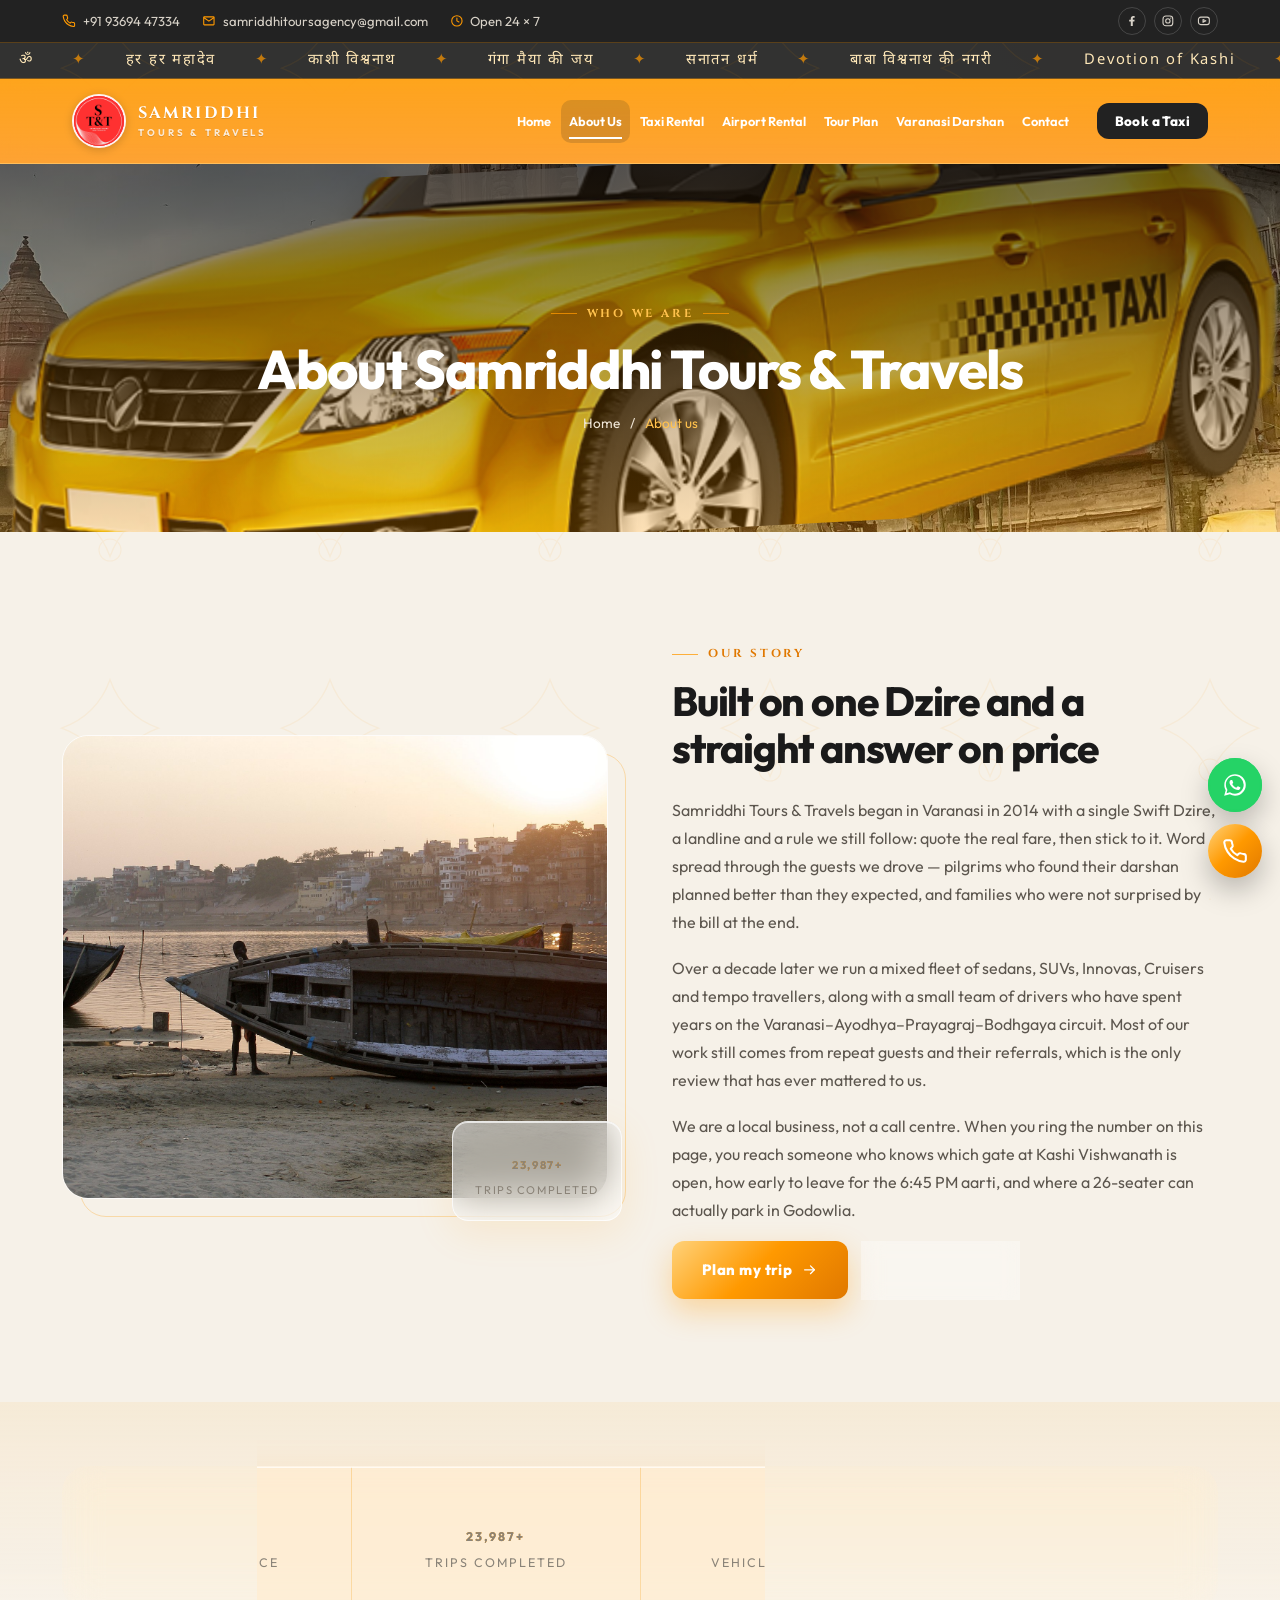
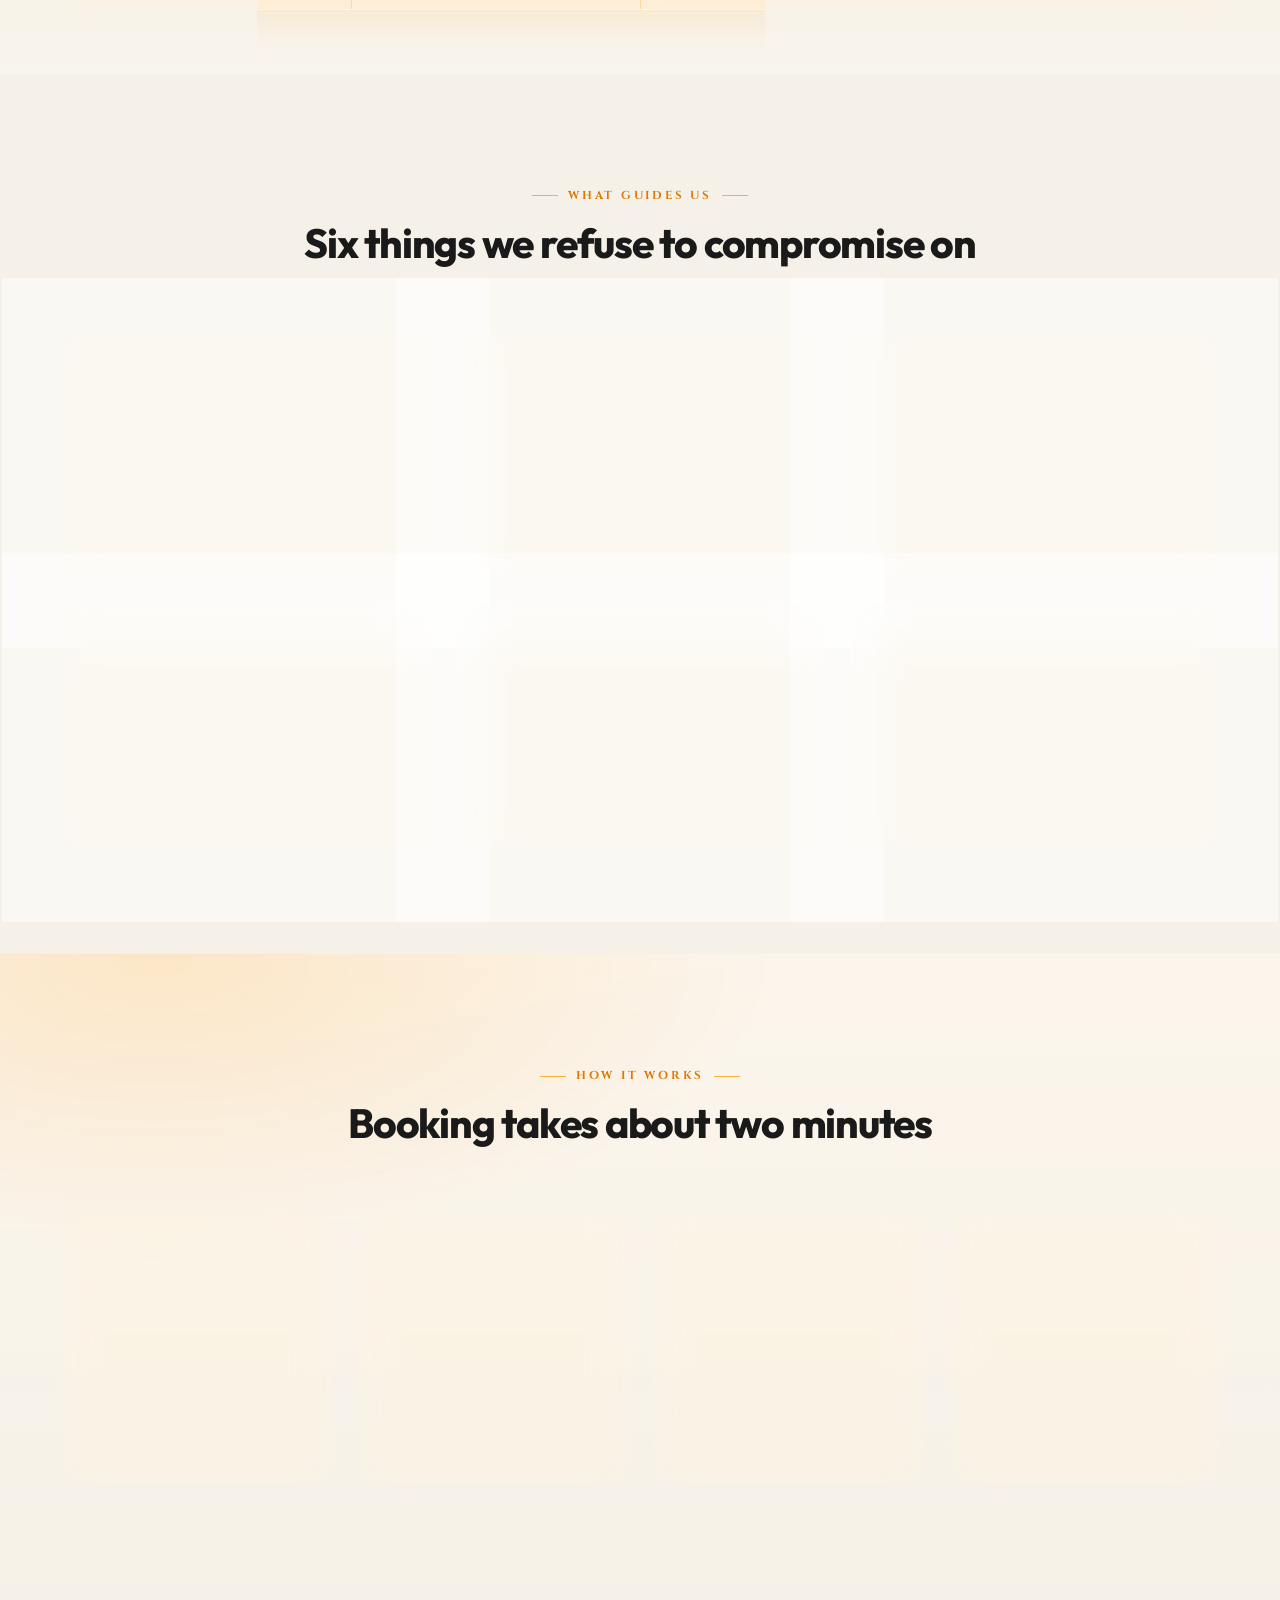
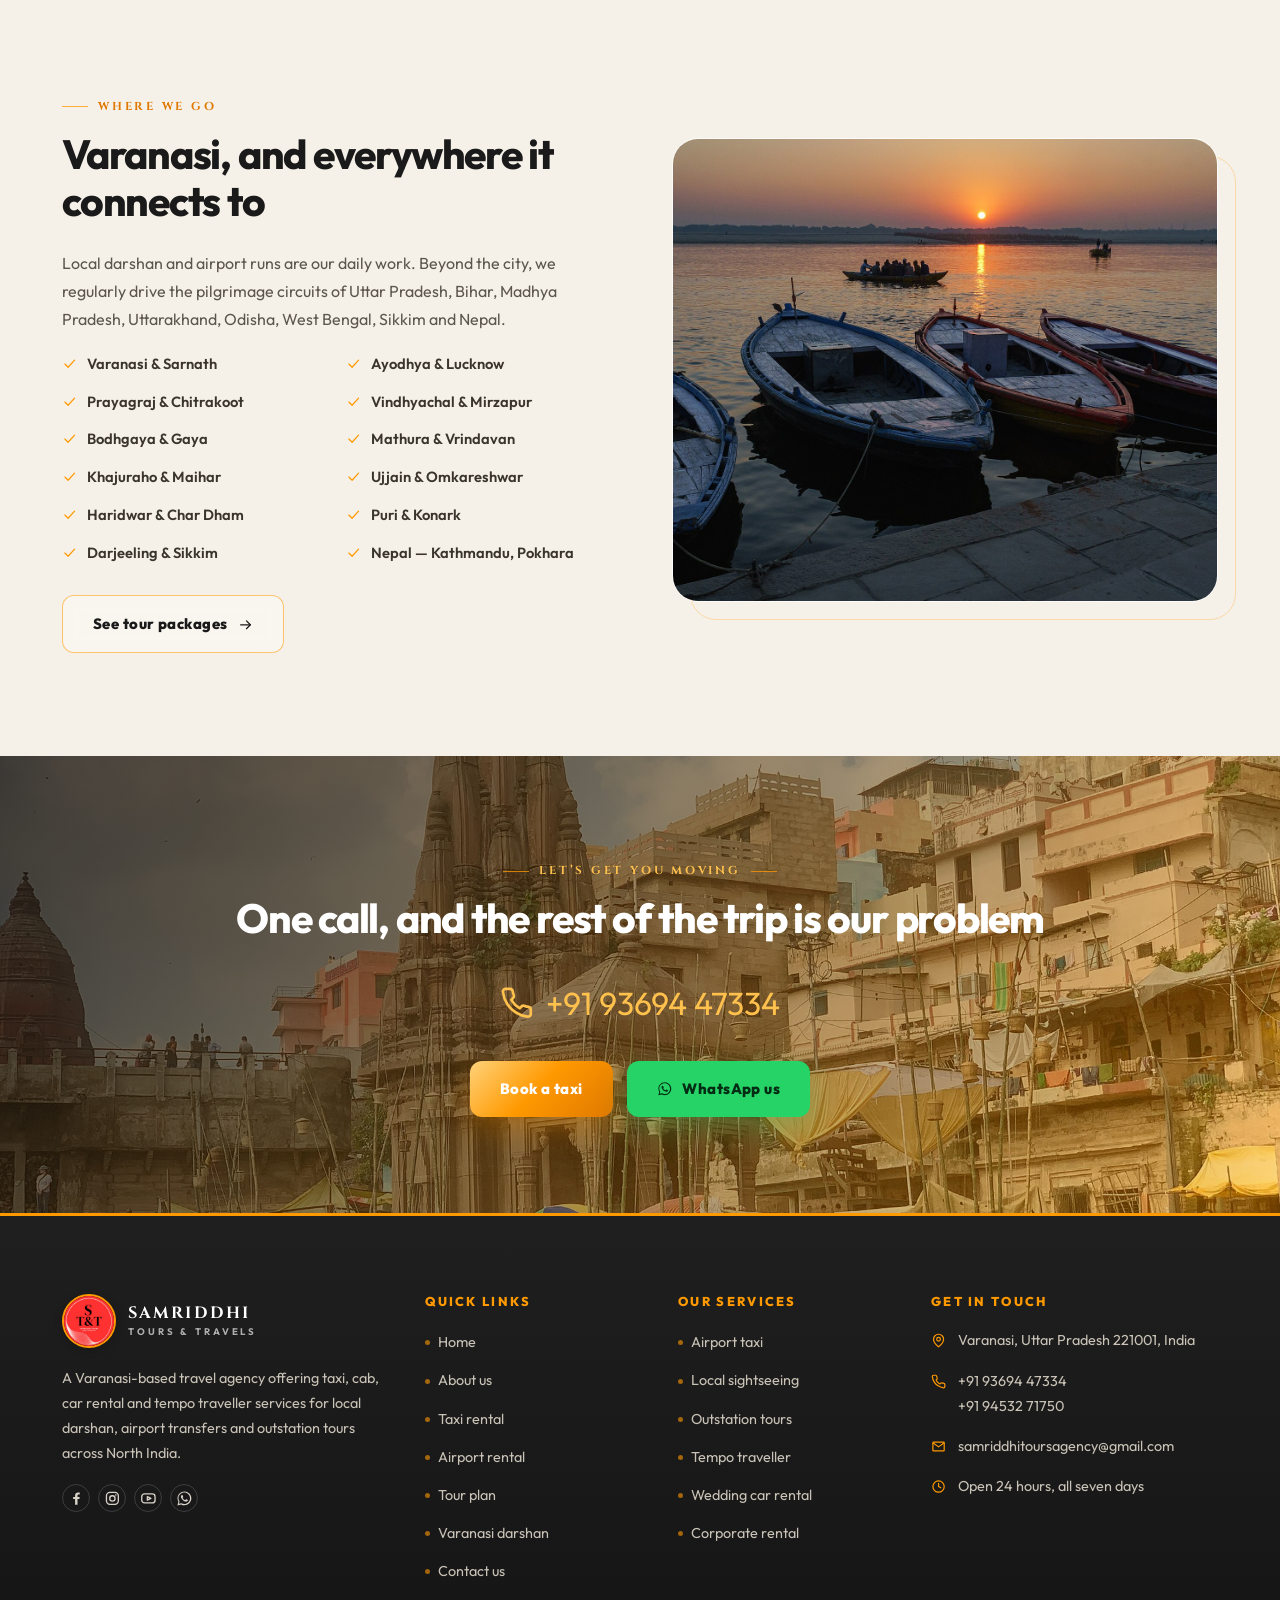
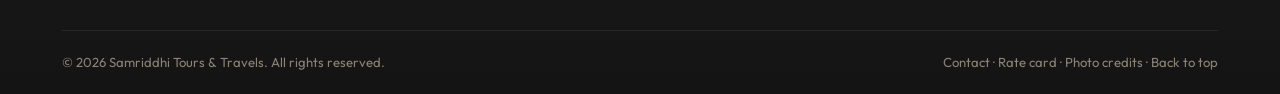
<file: about.html>
<!DOCTYPE html>
<html lang="en">

<head>
  <meta charset="UTF-8" />
  <meta name="viewport" content="width=device-width, initial-scale=1" />
  <title>About Us | Samriddhi Tours &amp; Travels, Varanasi</title>
  <meta name="description"
    content="Samriddhi Tours &amp; Travels is a family-run Varanasi travel agency offering taxi, cab and tempo traveller services since 2014. Verified drivers, fixed fares, 24×7 support." />
  <meta name="robots" content="index, follow" />
  <link rel="canonical" href="https://samriddhitoursagency.me/about.html" />
  <meta property="og:title" content="About Samriddhi Tours &amp; Travels, Varanasi" />
  <meta property="og:description"
    content="A family-run Varanasi travel agency with verified drivers, a well-kept fleet and fixed, honest fares." />
  <meta property="og:image" content="assets/img/page-about.jpg" />
  <link rel="icon" href="assets/img/logo.jpg?v=2" />
  <link rel="preconnect" href="https://fonts.googleapis.com" />
  <link rel="preconnect" href="https://fonts.gstatic.com" crossorigin />
  <link
    href="https://fonts.googleapis.com/css2?family=Cinzel:wght@500;700&family=Playfair+Display:wght@600;700&family=Manrope:wght@400;500;600;700;800&display=swap"
    rel="stylesheet" />
  <link rel="stylesheet" href="assets/css/style.css?v=header3" />
</head>

<body>

  <svg width="0" height="0" style="position:absolute" aria-hidden="true" focusable="false">
    <symbol id="i-phone" viewBox="0 0 24 24">
      <path
        d="M22 16.9v3a2 2 0 0 1-2.2 2 19.8 19.8 0 0 1-8.6-3.1 19.5 19.5 0 0 1-6-6A19.8 19.8 0 0 1 2.1 4.2 2 2 0 0 1 4.1 2h3a2 2 0 0 1 2 1.7c.1 1 .4 1.9.7 2.8a2 2 0 0 1-.5 2.1L8.1 9.9a16 16 0 0 0 6 6l1.3-1.3a2 2 0 0 1 2.1-.4c.9.3 1.8.6 2.8.7a2 2 0 0 1 1.7 2Z" />
    </symbol>
    <symbol id="i-wa" viewBox="0 0 24 24">
      <path
        d="M12.04 2c-5.46 0-9.91 4.45-9.91 9.91 0 1.75.46 3.45 1.32 4.95L2 22l5.25-1.38a9.9 9.9 0 0 0 4.79 1.22c5.46 0 9.91-4.45 9.91-9.91 0-2.65-1.03-5.14-2.9-7.01A9.82 9.82 0 0 0 12.04 2Zm0 18.13c-1.53 0-3.03-.41-4.34-1.19l-.31-.18-3.23.85.86-3.15-.2-.32a8.23 8.23 0 0 1-1.26-4.38c0-4.54 3.7-8.23 8.24-8.23 2.2 0 4.27.86 5.82 2.41a8.18 8.18 0 0 1 2.41 5.83c0 4.54-3.7 8.24-8.19 8.24Zm4.52-6.16c-.25-.12-1.47-.72-1.69-.81-.23-.08-.39-.12-.56.12-.16.25-.64.81-.79.97-.14.17-.29.19-.54.06-.25-.12-1.06-.39-2.02-1.24-.75-.67-1.25-1.49-1.4-1.74-.14-.25-.01-.38.11-.5.11-.11.25-.29.37-.43.12-.15.16-.25.25-.41.08-.17.04-.31-.02-.43-.06-.12-.56-1.34-.76-1.84-.2-.48-.41-.41-.56-.42h-.48c-.16 0-.43.06-.66.31-.22.25-.86.85-.86 2.06s.88 2.39 1 2.56c.12.16 1.72 2.63 4.17 3.69.58.25 1.04.4 1.39.51.59.19 1.12.16 1.54.1.47-.07 1.47-.6 1.68-1.18.21-.58.21-1.08.14-1.18-.06-.11-.22-.17-.47-.29Z" />
    </symbol>
    <symbol id="i-mail" viewBox="0 0 24 24">
      <path d="M4 5h16a1 1 0 0 1 1 1v12a1 1 0 0 1-1 1H4a1 1 0 0 1-1-1V6a1 1 0 0 1 1-1Z" />
      <path d="m3.5 6.5 8.5 6 8.5-6" />
    </symbol>
    <symbol id="i-pin" viewBox="0 0 24 24">
      <path d="M20 10c0 6-8 12-8 12s-8-6-8-12a8 8 0 0 1 16 0Z" />
      <circle cx="12" cy="10" r="3" />
    </symbol>
    <symbol id="i-clock" viewBox="0 0 24 24">
      <circle cx="12" cy="12" r="9" />
      <path d="M12 7v5l3.5 2" />
    </symbol>
    <symbol id="i-check" viewBox="0 0 24 24">
      <path d="m4.5 12.5 5 5 10-11" />
    </symbol>
    <symbol id="i-arrow" viewBox="0 0 24 24">
      <path d="M4 12h15" />
      <path d="m13 6 6 6-6 6" />
    </symbol>
    <symbol id="i-shield" viewBox="0 0 24 24">
      <path d="M12 2.5 20 6v6c0 5-3.4 8.6-8 9.5-4.6-.9-8-4.5-8-9.5V6Z" />
      <path d="m9 12 2 2 4-4.5" />
    </symbol>
    <symbol id="i-car" viewBox="0 0 24 24">
      <path d="M5 17h14M3 17v-4.2c0-.4.1-.7.3-1L6 7.3c.3-.5.9-.8 1.5-.8h9c.6 0 1.2.3 1.5.8l2.7 4.5c.2.3.3.6.3 1V17" />
      <path d="M3.5 12.5h17" />
      <circle cx="7.5" cy="17.5" r="1.6" />
      <circle cx="16.5" cy="17.5" r="1.6" />
    </symbol>
    <symbol id="i-users" viewBox="0 0 24 24">
      <path d="M16 20v-1.5a4 4 0 0 0-4-4H6a4 4 0 0 0-4 4V20" />
      <circle cx="9" cy="7.5" r="3.5" />
      <path d="M22 20v-1.5a4 4 0 0 0-3-3.8" />
      <path d="M16 4.2a3.5 3.5 0 0 1 0 6.6" />
    </symbol>
    <symbol id="i-rupee" viewBox="0 0 24 24">
      <path d="M7 4h10M7 9h10M13.5 20 7 14h2.5c3 0 5-1.4 5-3.6" />
    </symbol>
    <symbol id="i-headset" viewBox="0 0 24 24">
      <path d="M4 14v-2a8 8 0 0 1 16 0v2" />
      <path
        d="M4 14h2.5a1 1 0 0 1 1 1v3.5a1 1 0 0 1-1 1H5.5A1.5 1.5 0 0 1 4 18ZM20 14h-2.5a1 1 0 0 0-1 1V20a2.5 2.5 0 0 1-2.5 2.5h-1.5" />
    </symbol>
    <symbol id="i-fb" viewBox="0 0 24 24">
      <path
        d="M13.6 21v-8h2.7l.4-3.1h-3.1V7.9c0-.9.2-1.5 1.5-1.5h1.7V3.6c-.3 0-1.3-.1-2.5-.1-2.5 0-4.2 1.5-4.2 4.3v2.1H7.3V13h2.8v8Z" />
    </symbol>
    <symbol id="i-ig" viewBox="0 0 24 24">
      <rect x="3.5" y="3.5" width="17" height="17" rx="5" />
      <circle cx="12" cy="12" r="3.8" />
      <circle cx="17" cy="7" r="1.1" fill="currentColor" stroke="none" />
    </symbol>
    <symbol id="i-yt" viewBox="0 0 24 24">
      <rect x="2.5" y="5.5" width="19" height="13" rx="4" />
      <path d="m10.5 9.5 5 2.5-5 2.5Z" />
    </symbol>
  </svg>

  <div class="topbar">
    <div class="container topbar__in">
      <ul class="topbar__list">
        <li><svg class="icon">
            <use href="#i-phone" />
          </svg> <a href="tel:+919369447334">+91 93694 47334</a></li>
        <li><svg class="icon">
            <use href="#i-mail" />
          </svg> <a href="mailto:samriddhitoursagency@gmail.com">samriddhitoursagency@gmail.com</a></li>
        <li class="topbar__hours"><svg class="icon">
            <use href="#i-clock" />
          </svg> Open 24 &times; 7</li>
      </ul>
      <div class="socials">
        <a href="https://www.facebook.com/1279841511881621/" aria-label="Facebook"><svg class="icon icon--fill">
            <use href="#i-fb" />
          </svg></a>
        <a href="#" aria-label="Instagram"><svg class="icon">
            <use href="#i-ig" />
          </svg></a>
        <a href="#" aria-label="YouTube"><svg class="icon">
            <use href="#i-yt" />
          </svg></a>
      </div>
    </div>
  </div>

  <header class="header">
    <div class="container header__in">
      <a class="brand" href="index.html">
        <img src="assets/img/logo.jpg?v=2" alt="Samriddhi Tours &amp; Travels logo" width="70" height="70" />
        <span class="brand__name">Samriddhi<span class="brand__sub">Tours &amp; Travels</span></span>
      </a>
      <nav class="nav" id="nav" aria-label="Main navigation">
        <a href="index.html">Home</a>
        <a href="about.html" aria-current="page">About Us</a>
        <a href="taxi-rental.html">Taxi Rental</a>
        <a href="airport-rental.html">Airport Rental</a>
        <a href="tour-plan.html">Tour Plan</a>
        <a href="sightseeing.html">Varanasi Darshan</a>
        <a href="contact.html">Contact</a>
        <a class="btn btn--sm" href="contact.html#book">Book a Taxi</a>
      </nav>
      <div class="header__cta">
        <a class="header__phone" href="tel:+919369447334">
          <svg class="icon">
            <use href="#i-headset" />
          </svg>
          <span>Call us now<strong>+91 93694 47334</strong></span>
        </a>
        <a class="btn btn--sm" href="contact.html#book">Book a Taxi</a>
        <button class="burger" type="button" aria-label="Toggle menu" aria-expanded="false"
          aria-controls="nav"><i></i><i></i><i></i></button>
      </div>
    </div>
  </header>

  <main id="main">

    <section class="pagehead">
      <img src="assets/img/page-about.jpg" alt="" />
      <div class="container">
        <span class="eyebrow">Who we are</span>
        <h1>About Samriddhi Tours &amp; Travels</h1>
        <div class="crumbs"><a href="index.html">Home</a> / <span>About us</span></div>
      </div>
    </section>

    <!-- ===================================================== story -->
    <section class="section">
      <div class="container split">
        <div class="split__media reveal">
          <img src="assets/img/about-boat.jpg" alt="Ghats along the Ganges in Varanasi" loading="lazy" />
          <div class="badge-float">
            <b><span data-count="24000" data-suffix="+">24,000+</span></b>
            <span>Trips completed</span>
          </div>
        </div>

        <div class="reveal">
          <span class="eyebrow one-side">Our story</span>
          <h2>Built on one Dzire and a straight answer on price</h2>
          <p>
            Samriddhi Tours &amp; Travels began in Varanasi in 2014 with a single Swift Dzire, a
            landline and a rule we still follow: quote the real fare, then stick to it. Word spread
            through the guests we drove — pilgrims who found their darshan planned better than they
            expected, and families who were not surprised by the bill at the end.
          </p>
          <p>
            Over a decade later we run a mixed fleet of sedans, SUVs, Innovas, Cruisers and tempo
            travellers, along with a small team of drivers who have spent years on the
            Varanasi&ndash;Ayodhya&ndash;Prayagraj&ndash;Bodhgaya circuit. Most of our work still comes
            from repeat guests and their referrals, which is the only review that has ever mattered
            to us.
          </p>
          <p>
            We are a local business, not a call centre. When you ring the number on this page, you
            reach someone who knows which gate at Kashi Vishwanath is open, how early to leave for the
            6:45 PM aarti, and where a 26-seater can actually park in Godowlia.
          </p>

          <div class="btn-row">
            <a class="btn" href="contact.html#book">Plan my trip <svg class="icon">
                <use href="#i-arrow" />
              </svg></a>
            <a class="btn btn--ghost" href="tel:+919369447334"><svg class="icon">
                <use href="#i-phone" />
              </svg> Talk to us</a>
          </div>
        </div>
      </div>
    </section>

    <!-- ===================================================== stats -->
    <section class="section section--alt" style="padding-block:clamp(40px,6vw,64px)">
      <div class="container">
        <div class="stats reveal">
          <div class="stat"><b><span data-count="11">11</span>+</b><span>Years of service</span></div>
          <div class="stat"><b><span data-count="24000" data-suffix="+">24,000+</span></b><span>Trips completed</span>
          </div>
          <div class="stat"><b><span data-count="35" data-suffix="+">35+</span></b><span>Vehicles on call</span></div>
          <div class="stat"><b><span data-count="4.8">4.8</span>&#9733;</b><span>Average rating</span></div>
        </div>
      </div>
    </section>

    <!-- ===================================================== values -->
    <section class="section">
      <div class="container">
        <div class="sec-head reveal">
          <span class="eyebrow">What guides us</span>
          <h2>Six things we refuse to compromise on</h2>
        </div>

        <div class="grid g-3">
          <article class="feature reveal">
            <div class="feature__ico"><svg class="icon">
                <use href="#i-rupee" />
              </svg></div>
            <h3>Honest pricing</h3>
            <p>One fare, agreed in writing before the trip. Tolls and parking at actuals, with receipts. We have never
              run a hidden surcharge.</p>
          </article>
          <article class="feature reveal">
            <div class="feature__ico"><svg class="icon">
                <use href="#i-shield" />
              </svg></div>
            <h3>Driver quality</h3>
            <p>Commercially licensed, police-verified drivers who speak Hindi and workable English, dress neatly and
              know the routes cold.</p>
          </article>
          <article class="feature reveal">
            <div class="feature__ico"><svg class="icon">
                <use href="#i-car" />
              </svg></div>
            <h3>Vehicle upkeep</h3>
            <p>Serviced on schedule, cleaned before every trip, AC checked, tyres and brakes inspected before long
              outstation runs.</p>
          </article>
          <article class="feature reveal">
            <div class="feature__ico"><svg class="icon">
                <use href="#i-clock" />
              </svg></div>
            <h3>Punctuality</h3>
            <p>The car reaches your pickup point before time, not at it. Flights and trains are tracked so delays cost
              you nothing.</p>
          </article>
          <article class="feature reveal">
            <div class="feature__ico"><svg class="icon">
                <use href="#i-users" />
              </svg></div>
            <h3>Respect for guests</h3>
            <p>Elderly passengers, women travelling alone and families with children set the pace of the day. No
              rushing, no forced shopping stops.</p>
          </article>
          <article class="feature reveal">
            <div class="feature__ico"><svg class="icon">
                <use href="#i-headset" />
              </svg></div>
            <h3>Reachable, always</h3>
            <p>Two numbers, both answered round the clock. If plans change mid-trip, one call is enough to reshuffle the
              day.</p>
          </article>
        </div>
      </div>
    </section>

    <!-- ===================================================== how it works -->
    <section class="section section--tint">
      <div class="container">
        <div class="sec-head reveal">
          <span class="eyebrow">How it works</span>
          <h2>Booking takes about two minutes</h2>
        </div>

        <div class="grid g-4">
          <article class="feature reveal">
            <span class="feature__num">01</span>
            <div class="feature__ico"><svg class="icon">
                <use href="#i-wa" />
              </svg></div>
            <h3>Tell us the plan</h3>
            <p>Call, WhatsApp or send the form. Dates, pickup point and rough itinerary are enough to start.</p>
          </article>
          <article class="feature reveal">
            <span class="feature__num">02</span>
            <div class="feature__ico"><svg class="icon">
                <use href="#i-rupee" />
              </svg></div>
            <h3>Get a fixed quote</h3>
            <p>We suggest the right vehicle and send the full fare, inclusions and timing plan in writing.</p>
          </article>
          <article class="feature reveal">
            <span class="feature__num">03</span>
            <div class="feature__ico"><svg class="icon">
                <use href="#i-check" />
              </svg></div>
            <h3>Confirm</h3>
            <p>Say yes and we lock the vehicle. Advance is optional for local trips; you get the driver&rsquo;s details
              a day before.</p>
          </article>
          <article class="feature reveal">
            <span class="feature__num">04</span>
            <div class="feature__ico"><svg class="icon">
                <use href="#i-car" />
              </svg></div>
            <h3>Travel</h3>
            <p>The car arrives early. Pay by cash, UPI or transfer at the end. GST bill on request.</p>
          </article>
        </div>
      </div>
    </section>

    <!-- ===================================================== areas served -->
    <section class="section">
      <div class="container split">
        <div class="reveal">
          <span class="eyebrow one-side">Where we go</span>
          <h2>Varanasi, and everywhere it connects to</h2>
          <p>
            Local darshan and airport runs are our daily work. Beyond the city, we regularly drive the
            pilgrimage circuits of Uttar Pradesh, Bihar, Madhya Pradesh, Uttarakhand, Odisha, West
            Bengal, Sikkim and Nepal.
          </p>
          <ul class="ticks">
            <li><svg class="icon">
                <use href="#i-check" />
              </svg> Varanasi &amp; Sarnath</li>
            <li><svg class="icon">
                <use href="#i-check" />
              </svg> Ayodhya &amp; Lucknow</li>
            <li><svg class="icon">
                <use href="#i-check" />
              </svg> Prayagraj &amp; Chitrakoot</li>
            <li><svg class="icon">
                <use href="#i-check" />
              </svg> Vindhyachal &amp; Mirzapur</li>
            <li><svg class="icon">
                <use href="#i-check" />
              </svg> Bodhgaya &amp; Gaya</li>
            <li><svg class="icon">
                <use href="#i-check" />
              </svg> Mathura &amp; Vrindavan</li>
            <li><svg class="icon">
                <use href="#i-check" />
              </svg> Khajuraho &amp; Maihar</li>
            <li><svg class="icon">
                <use href="#i-check" />
              </svg> Ujjain &amp; Omkareshwar</li>
            <li><svg class="icon">
                <use href="#i-check" />
              </svg> Haridwar &amp; Char Dham</li>
            <li><svg class="icon">
                <use href="#i-check" />
              </svg> Puri &amp; Konark</li>
            <li><svg class="icon">
                <use href="#i-check" />
              </svg> Darjeeling &amp; Sikkim</li>
            <li><svg class="icon">
                <use href="#i-check" />
              </svg> Nepal &mdash; Kathmandu, Pokhara</li>
          </ul>
          <div class="btn-row">
            <a class="btn btn--ghost" href="tour-plan.html">See tour packages <svg class="icon">
                <use href="#i-arrow" />
              </svg></a>
          </div>
        </div>

        <div class="split__media reveal">
          <img src="assets/img/page-packages.jpg" alt="Boats on the Ganges at sunrise in Varanasi" loading="lazy" />
        </div>
      </div>
    </section>

    <!-- ===================================================== cta -->
    <section class="cta-band">
      <img class="cta-bg" src="assets/img/cta-road.jpg" alt="" loading="lazy" />
      <div class="container">
        <span class="eyebrow">Let&rsquo;s get you moving</span>
        <h2>One call, and the rest of the trip is our problem</h2>
        <a class="cta-phone" href="tel:+919369447334"><svg class="icon">
            <use href="#i-phone" />
          </svg> +91 93694 47334</a>
        <div class="btn-row">
          <a class="btn" href="contact.html#book">Book a taxi</a>
          <a class="btn btn--wa" href="https://wa.me/919453271750?text=Hi%2C%20I%20would%20like%20a%20fare%20quote."
            target="_blank" rel="noopener"><svg class="icon icon--fill">
              <use href="#i-wa" />
            </svg> WhatsApp us</a>
        </div>
      </div>
    </section>

  </main>

  <footer class="footer">
    <div class="container">
      <div class="footer__grid">
        <div>
          <a class="brand" href="index.html">
            <img src="assets/img/logo.jpg?v=2" alt="Samriddhi Tours &amp; Travels" width="70" height="70"
              loading="lazy" />
            <span class="brand__name">Samriddhi<span class="brand__sub">Tours &amp; Travels</span></span>
          </a>
          <p>A Varanasi-based travel agency offering taxi, cab, car rental and tempo traveller services for local
            darshan, airport transfers and outstation tours across North India.</p>
          <div class="socials" style="margin-top:6px">
            <a href="" aria-label="Facebook"><svg class="icon icon--fill">
                <use href="#i-fb" />
              </svg></a>
            <a href="#" aria-label="Instagram"><svg class="icon">
                <use href="#i-ig" />
              </svg></a>
            <a href="#" aria-label="YouTube"><svg class="icon">
                <use href="#i-yt" />
              </svg></a>
            <a href="https://wa.me/919453271750" aria-label="WhatsApp" target="_blank" rel="noopener"><svg
                class="icon icon--fill">
                <use href="#i-wa" />
              </svg></a>
          </div>
        </div>
        <div>
          <h4>Quick links</h4>
          <ul class="footer__links">
            <li><a href="index.html">Home</a></li>
            <li><a href="about.html">About us</a></li>
            <li><a href="taxi-rental.html">Taxi rental</a></li>
            <li><a href="airport-rental.html">Airport rental</a></li>
            <li><a href="tour-plan.html">Tour plan</a></li>
            <li><a href="sightseeing.html">Varanasi darshan</a></li>
            <li><a href="contact.html">Contact us</a></li>
          </ul>
        </div>
        <div>
          <h4>Our services</h4>
          <ul class="footer__links">
            <li><a href="airport-rental.html">Airport taxi</a></li>
            <li><a href="sightseeing.html">Local sightseeing</a></li>
            <li><a href="tour-plan.html">Outstation tours</a></li>
            <li><a href="taxi-rental.html">Tempo traveller</a></li>
            <li><a href="taxi-rental.html">Wedding car rental</a></li>
            <li><a href="contact.html">Corporate rental</a></li>
          </ul>
        </div>
        <div>
          <h4>Get in touch</h4>
          <ul class="footer__contact">
            <li><svg class="icon">
                <use href="#i-pin" />
              </svg><span>Varanasi, Uttar Pradesh 221001, India</span></li>
            <li><svg class="icon">
                <use href="#i-phone" />
              </svg><span><a href="tel:+919369447334">+91 93694 47334</a><br /><a href="tel:+919453271750">+91 94532
                  71750</a></span></li>
            <li><svg class="icon">
                <use href="#i-mail" />
              </svg><a href="mailto:samriddhitoursagency@gmail.com">samriddhitoursagency@gmail.com</a></li>
            <li><svg class="icon">
                <use href="#i-clock" />
              </svg><span>Open 24 hours, all seven days</span></li>
          </ul>
        </div>
      </div>
      <div class="footer__bar">
        <span>&copy; <span data-year>2026</span> Samriddhi Tours &amp; Travels. All rights reserved.</span>
        <span><a href="contact.html">Contact</a> &middot; <a href="taxi-rental.html">Rate card</a> &middot; <a
            href="credits.html">Photo credits</a> &middot; <a href="#main">Back to top</a></span>
      </div>
    </div>
  </footer>

  <div class="fab">
    <a class="fab__wa" href="https://wa.me/919453271750?text=Hi%2C%20I%20would%20like%20to%20book%20a%20taxi."
      target="_blank" rel="noopener" aria-label="Chat on WhatsApp"><svg class="icon icon--fill">
        <use href="#i-wa" />
      </svg></a>
    <a class="fab__call" href="tel:+919369447334" aria-label="Call us"><svg class="icon">
        <use href="#i-phone" />
      </svg></a>
  </div>

  <div class="mobile-bar">
    <a class="m-call" href="tel:+919369447334"><svg class="icon">
        <use href="#i-phone" />
      </svg> Call Now</a>
    <a class="m-wa" href="https://wa.me/919453271750?text=Hi%2C%20I%20would%20like%20to%20book%20a%20taxi."
      target="_blank" rel="noopener"><svg class="icon icon--fill">
        <use href="#i-wa" />
      </svg> WhatsApp</a>
  </div>

  <script src="assets/js/main.js" defer></script>
</body>

</html>
</file>
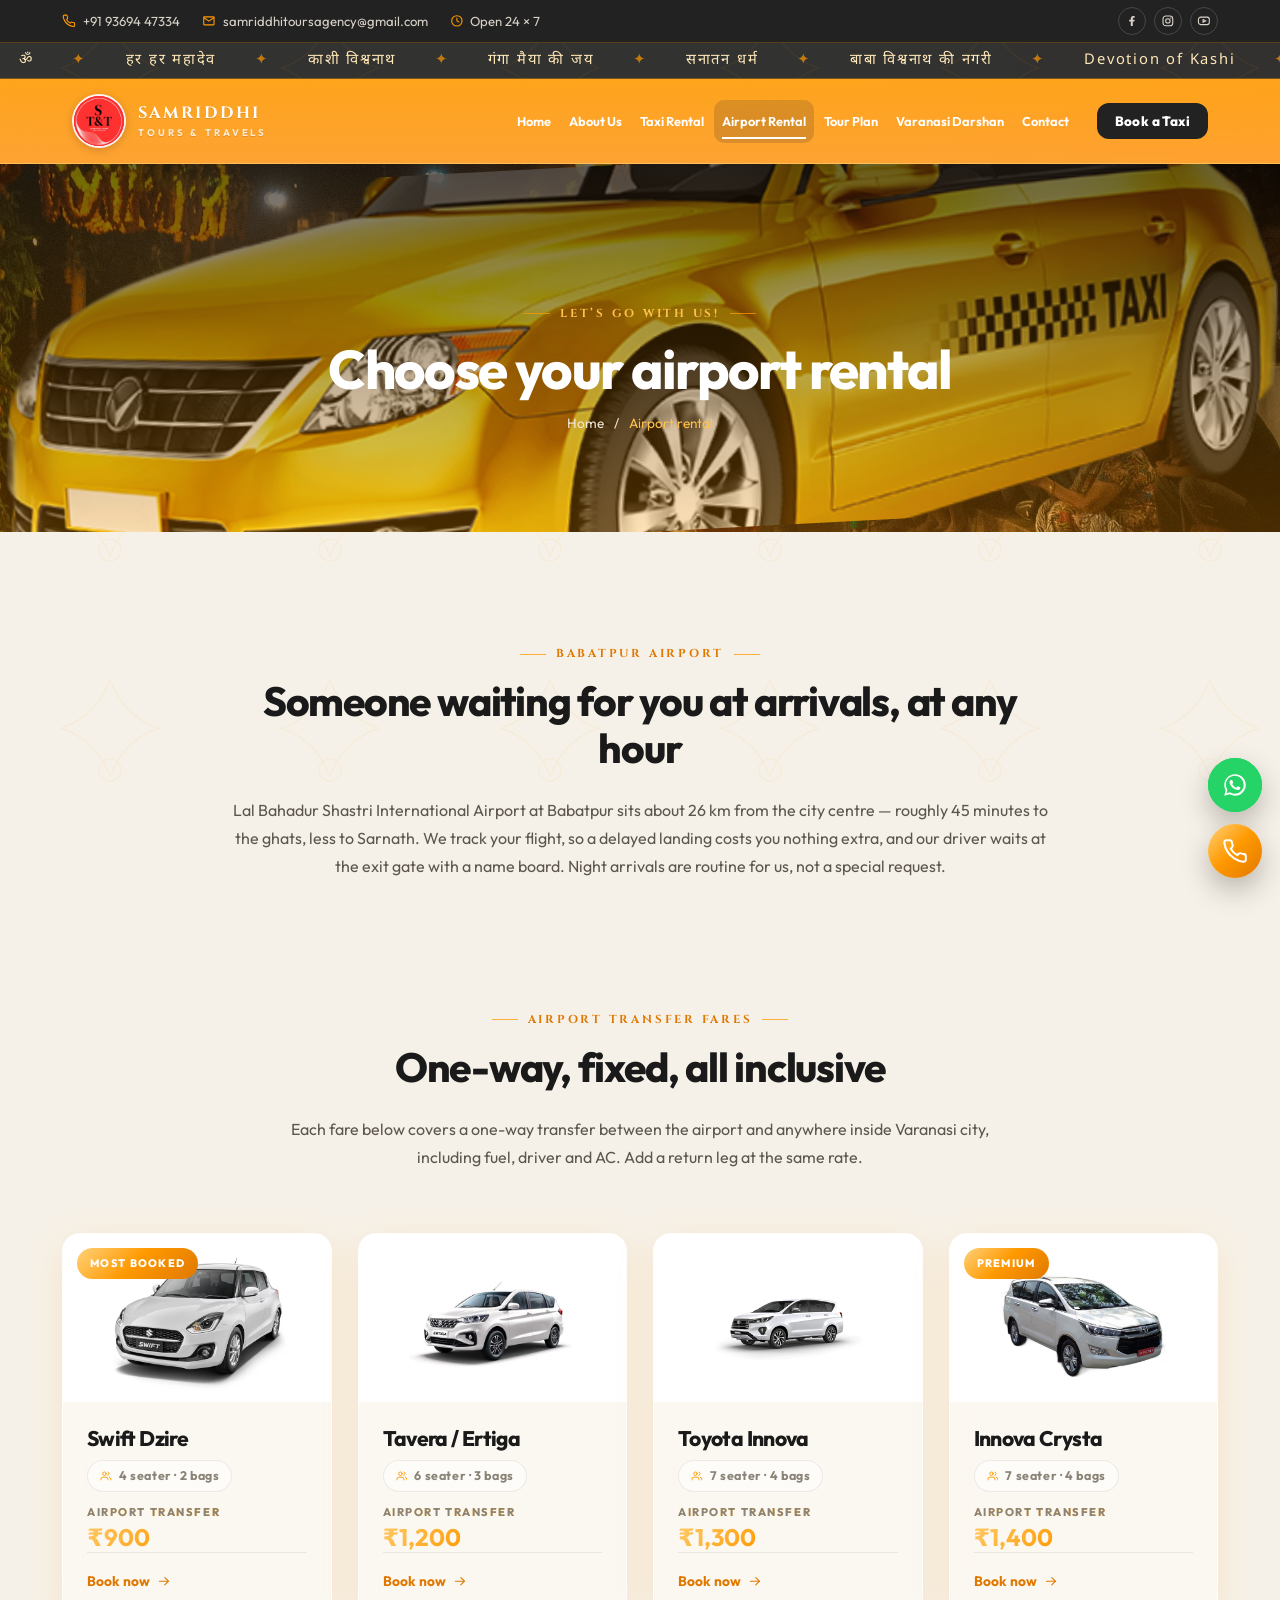
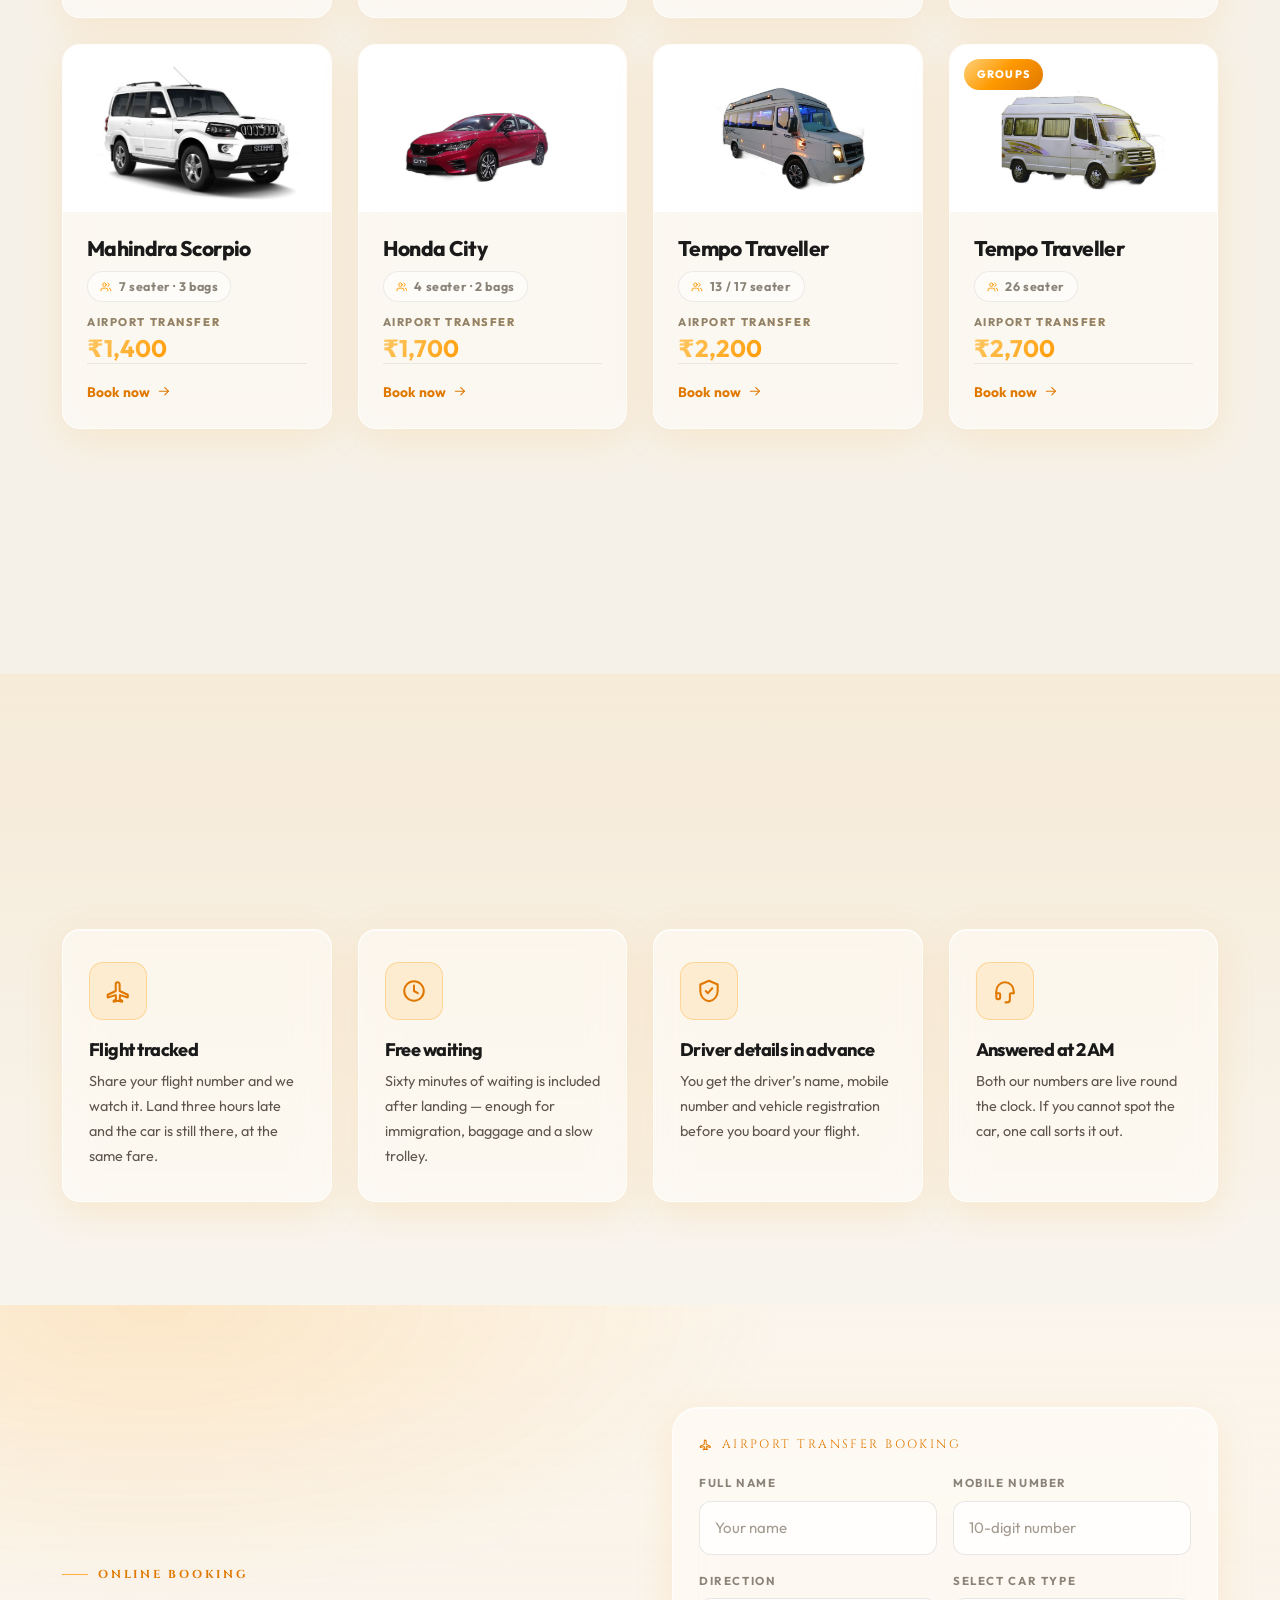
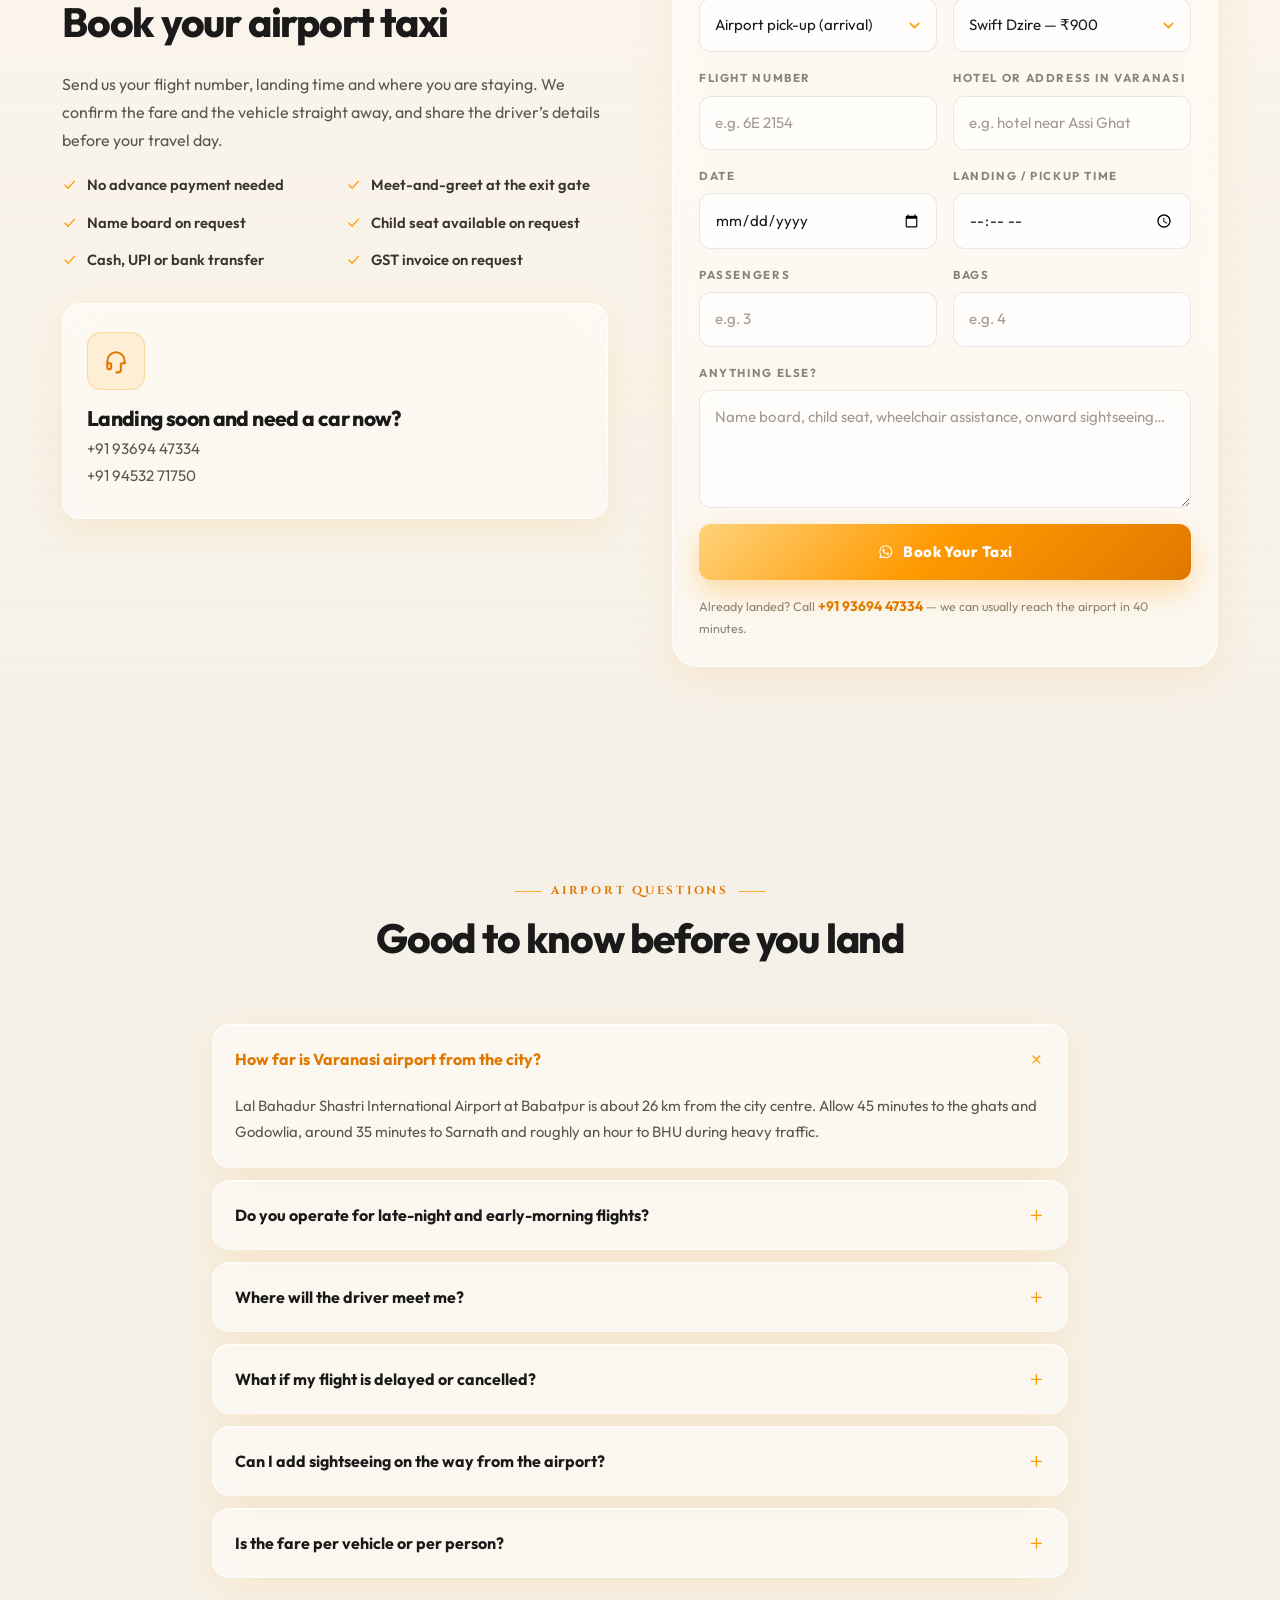
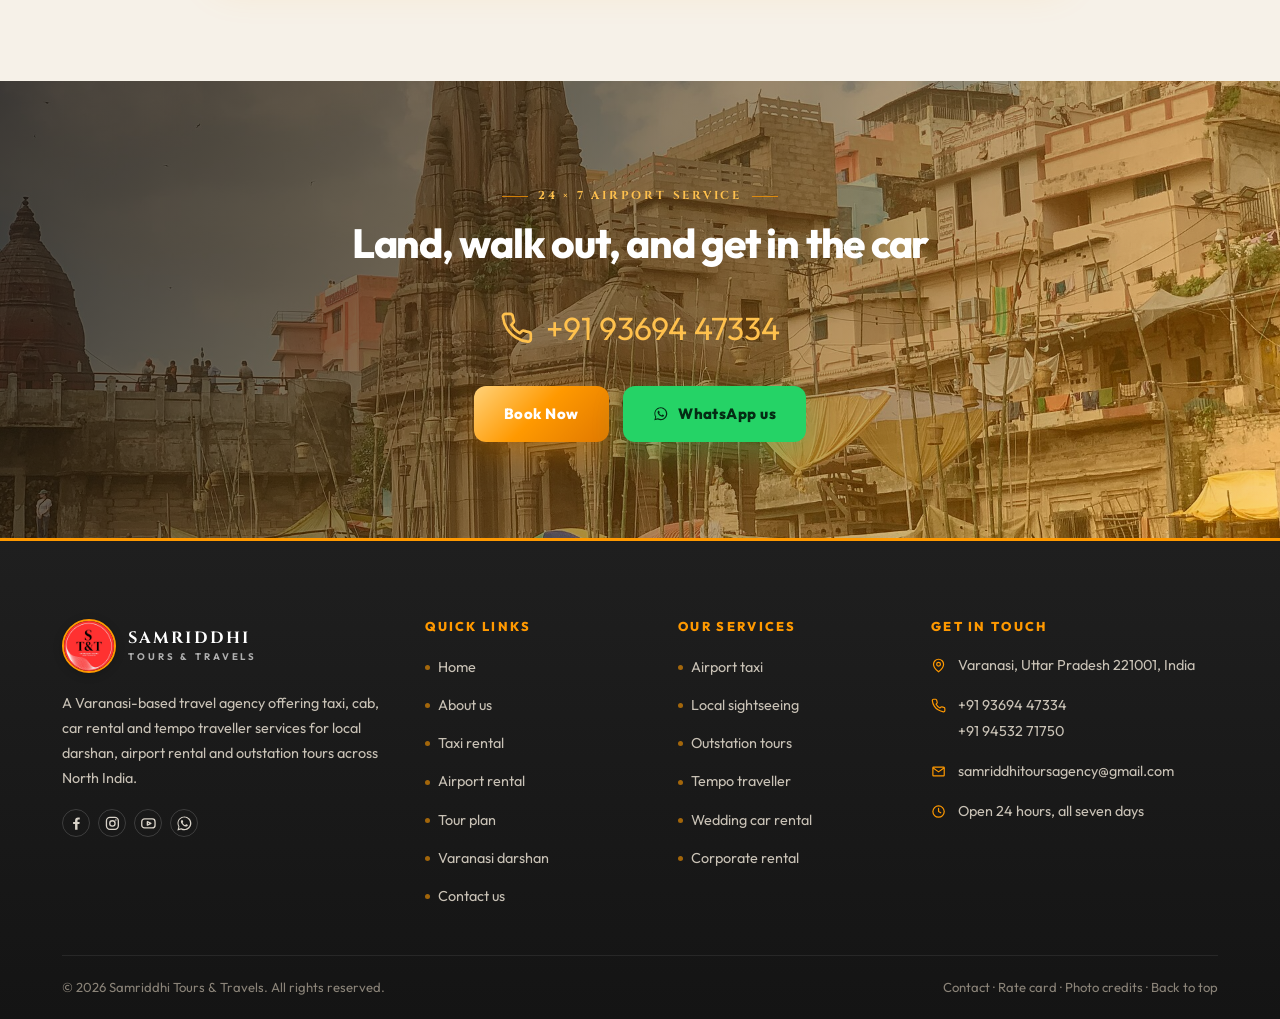
<file: airport-rental.html>
<!DOCTYPE html>
<html lang="en">

<head>
  <meta charset="UTF-8" />
  <meta name="viewport" content="width=device-width, initial-scale=1" />
  <title>Varanasi Airport Taxi &amp; Rental | Babatpur Pick-up &amp; Drop | Samriddhi Tours &amp; Travels</title>
  <meta name="description"
    content="Varanasi airport taxi service from Lal Bahadur Shastri Airport, Babatpur. Fixed airport transfer fares from ₹900, flight tracking, meet-and-greet pick-up and 24×7 night arrivals. Call +91 93694 47334." />
  <meta name="keywords"
    content="Varanasi airport taxi, Babatpur airport taxi, Lal Bahadur Shastri airport cab, airport rental Varanasi, Varanasi airport pick up drop, airport transfer Varanasi rate" />
  <meta name="robots" content="index, follow" />
  <link rel="canonical" href="https://samriddhitoursagency.me/airport-rental.html" />
  <meta property="og:title" content="Varanasi Airport Taxi &amp; Rental | Babatpur Pick-up &amp; Drop" />
  <meta property="og:description"
    content="Fixed airport transfer fares from ₹900, flight tracking and free waiting. Available for every night arrival." />
  <meta property="og:image" content="assets/img/page-fleet.jpg" />
  <link rel="icon" href="assets/img/logo.jpg?v=2" />
  <link rel="preconnect" href="https://fonts.googleapis.com" />
  <link rel="preconnect" href="https://fonts.gstatic.com" crossorigin />
  <link
    href="https://fonts.googleapis.com/css2?family=Cinzel:wght@500;700&family=Playfair+Display:wght@600;700&family=Manrope:wght@400;500;600;700;800&display=swap"
    rel="stylesheet" />
  <link rel="stylesheet" href="assets/css/style.css?v=header3" />
</head>

<body>

  <svg width="0" height="0" style="position:absolute" aria-hidden="true" focusable="false">
    <symbol id="i-phone" viewBox="0 0 24 24">
      <path
        d="M22 16.9v3a2 2 0 0 1-2.2 2 19.8 19.8 0 0 1-8.6-3.1 19.5 19.5 0 0 1-6-6A19.8 19.8 0 0 1 2.1 4.2 2 2 0 0 1 4.1 2h3a2 2 0 0 1 2 1.7c.1 1 .4 1.9.7 2.8a2 2 0 0 1-.5 2.1L8.1 9.9a16 16 0 0 0 6 6l1.3-1.3a2 2 0 0 1 2.1-.4c.9.3 1.8.6 2.8.7a2 2 0 0 1 1.7 2Z" />
    </symbol>
    <symbol id="i-wa" viewBox="0 0 24 24">
      <path
        d="M12.04 2c-5.46 0-9.91 4.45-9.91 9.91 0 1.75.46 3.45 1.32 4.95L2 22l5.25-1.38a9.9 9.9 0 0 0 4.79 1.22c5.46 0 9.91-4.45 9.91-9.91 0-2.65-1.03-5.14-2.9-7.01A9.82 9.82 0 0 0 12.04 2Zm0 18.13c-1.53 0-3.03-.41-4.34-1.19l-.31-.18-3.23.85.86-3.15-.2-.32a8.23 8.23 0 0 1-1.26-4.38c0-4.54 3.7-8.23 8.24-8.23 2.2 0 4.27.86 5.82 2.41a8.18 8.18 0 0 1 2.41 5.83c0 4.54-3.7 8.24-8.19 8.24Zm4.52-6.16c-.25-.12-1.47-.72-1.69-.81-.23-.08-.39-.12-.56.12-.16.25-.64.81-.79.97-.14.17-.29.19-.54.06-.25-.12-1.06-.39-2.02-1.24-.75-.67-1.25-1.49-1.4-1.74-.14-.25-.01-.38.11-.5.11-.11.25-.29.37-.43.12-.15.16-.25.25-.41.08-.17.04-.31-.02-.43-.06-.12-.56-1.34-.76-1.84-.2-.48-.41-.41-.56-.42h-.48c-.16 0-.43.06-.66.31-.22.25-.86.85-.86 2.06s.88 2.39 1 2.56c.12.16 1.72 2.63 4.17 3.69.58.25 1.04.4 1.39.51.59.19 1.12.16 1.54.1.47-.07 1.47-.6 1.68-1.18.21-.58.21-1.08.14-1.18-.06-.11-.22-.17-.47-.29Z" />
    </symbol>
    <symbol id="i-mail" viewBox="0 0 24 24">
      <path d="M4 5h16a1 1 0 0 1 1 1v12a1 1 0 0 1-1 1H4a1 1 0 0 1-1-1V6a1 1 0 0 1 1-1Z" />
      <path d="m3.5 6.5 8.5 6 8.5-6" />
    </symbol>
    <symbol id="i-pin" viewBox="0 0 24 24">
      <path d="M20 10c0 6-8 12-8 12s-8-6-8-12a8 8 0 0 1 16 0Z" />
      <circle cx="12" cy="10" r="3" />
    </symbol>
    <symbol id="i-clock" viewBox="0 0 24 24">
      <circle cx="12" cy="12" r="9" />
      <path d="M12 7v5l3.5 2" />
    </symbol>
    <symbol id="i-check" viewBox="0 0 24 24">
      <path d="m4.5 12.5 5 5 10-11" />
    </symbol>
    <symbol id="i-arrow" viewBox="0 0 24 24">
      <path d="M4 12h15" />
      <path d="m13 6 6 6-6 6" />
    </symbol>
    <symbol id="i-plus" viewBox="0 0 24 24">
      <path d="M12 5v14M5 12h14" />
    </symbol>
    <symbol id="i-plane" viewBox="0 0 24 24">
      <path
        d="M21 15.5 13.5 12V5.8a1.8 1.8 0 0 0-3.6 0V12L2.5 15.5V18l7.4-2.2.3 3.6-2.2 1.6V22l3.9-1 3.9 1v-1l-2.2-1.6.3-3.6L21 18Z" />
    </symbol>
    <symbol id="i-users" viewBox="0 0 24 24">
      <path d="M16 20v-1.5a4 4 0 0 0-4-4H6a4 4 0 0 0-4 4V20" />
      <circle cx="9" cy="7.5" r="3.5" />
      <path d="M22 20v-1.5a4 4 0 0 0-3-3.8" />
      <path d="M16 4.2a3.5 3.5 0 0 1 0 6.6" />
    </symbol>
    <symbol id="i-shield" viewBox="0 0 24 24">
      <path d="M12 2.5 20 6v6c0 5-3.4 8.6-8 9.5-4.6-.9-8-4.5-8-9.5V6Z" />
      <path d="m9 12 2 2 4-4.5" />
    </symbol>
    <symbol id="i-headset" viewBox="0 0 24 24">
      <path d="M4 14v-2a8 8 0 0 1 16 0v2" />
      <path
        d="M4 14h2.5a1 1 0 0 1 1 1v3.5a1 1 0 0 1-1 1H5.5A1.5 1.5 0 0 1 4 18ZM20 14h-2.5a1 1 0 0 0-1 1V20a2.5 2.5 0 0 1-2.5 2.5h-1.5" />
    </symbol>
    <symbol id="i-fb" viewBox="0 0 24 24">
      <path
        d="M13.6 21v-8h2.7l.4-3.1h-3.1V7.9c0-.9.2-1.5 1.5-1.5h1.7V3.6c-.3 0-1.3-.1-2.5-.1-2.5 0-4.2 1.5-4.2 4.3v2.1H7.3V13h2.8v8Z" />
    </symbol>
    <symbol id="i-ig" viewBox="0 0 24 24">
      <rect x="3.5" y="3.5" width="17" height="17" rx="5" />
      <circle cx="12" cy="12" r="3.8" />
      <circle cx="17" cy="7" r="1.1" fill="currentColor" stroke="none" />
    </symbol>
    <symbol id="i-yt" viewBox="0 0 24 24">
      <rect x="2.5" y="5.5" width="19" height="13" rx="4" />
      <path d="m10.5 9.5 5 2.5-5 2.5Z" />
    </symbol>
  </svg>

  <div class="topbar">
    <div class="container topbar__in">
      <ul class="topbar__list">
        <li><svg class="icon">
            <use href="#i-phone" />
          </svg> <a href="tel:+919369447334">+91 93694 47334</a></li>
        <li><svg class="icon">
            <use href="#i-mail" />
          </svg> <a href="mailto:samriddhitoursagency@gmail.com">samriddhitoursagency@gmail.com</a></li>
        <li class="topbar__hours"><svg class="icon">
            <use href="#i-clock" />
          </svg> Open 24 &times; 7</li>
      </ul>
      <div class="socials">
        <a href="https://www.facebook.com/1279841511881621/" aria-label="Facebook"><svg class="icon icon--fill">
            <use href="#i-fb" />
          </svg></a>
        <a href="#" aria-label="Instagram"><svg class="icon">
            <use href="#i-ig" />
          </svg></a>
        <a href="#" aria-label="YouTube"><svg class="icon">
            <use href="#i-yt" />
          </svg></a>
      </div>
    </div>
  </div>

  <header class="header">
    <div class="container header__in">
      <a class="brand" href="index.html">
        <img src="assets/img/logo.jpg?v=2" alt="Samriddhi Tours &amp; Travels logo" width="70" height="70" />
        <span class="brand__name">Samriddhi<span class="brand__sub">Tours &amp; Travels</span></span>
      </a>
      <nav class="nav" id="nav" aria-label="Main navigation">
        <a href="index.html">Home</a>
        <a href="about.html">About Us</a>
        <a href="taxi-rental.html">Taxi Rental</a>
        <a href="airport-rental.html" aria-current="page">Airport Rental</a>
        <a href="tour-plan.html">Tour Plan</a>
        <a href="sightseeing.html">Varanasi Darshan</a>
        <a href="contact.html">Contact</a>
        <a class="btn btn--sm" href="#book">Book a Taxi</a>
      </nav>
      <div class="header__cta">
        <a class="header__phone" href="tel:+919369447334">
          <svg class="icon">
            <use href="#i-headset" />
          </svg>
          <span>Call us now<strong>+91 93694 47334</strong></span>
        </a>
        <a class="btn btn--sm" href="#book">Book a Taxi</a>
        <button class="burger" type="button" aria-label="Toggle menu" aria-expanded="false"
          aria-controls="nav"><i></i><i></i><i></i></button>
      </div>
    </div>
  </header>

  <main id="main">

    <section class="pagehead">
      <img src="assets/img/page-fleet.jpg" alt="" />
      <div class="container">
        <span class="eyebrow">Let&rsquo;s go with us!</span>
        <h1>Choose your airport rental</h1>
        <div class="crumbs"><a href="index.html">Home</a> / <span>Airport rental</span></div>
      </div>
    </section>

    <!-- ===================================================== intro -->
    <section class="section" style="padding-bottom:0">
      <div class="container" style="max-width:880px;text-align:center">
        <div class="reveal">
          <span class="eyebrow">Babatpur airport</span>
          <h2>Someone waiting for you at arrivals, at any hour</h2>
          <p>
            Lal Bahadur Shastri International Airport at Babatpur sits about 26 km from the city
            centre — roughly 45 minutes to the ghats, less to Sarnath. We track your flight, so a
            delayed landing costs you nothing extra, and our driver waits at the exit gate with a name
            board. Night arrivals are routine for us, not a special request.
          </p>
        </div>
      </div>
    </section>

    <!-- ===================================================== airport fares -->
    <section class="section">
      <div class="container">
        <div class="sec-head reveal">
          <span class="eyebrow">Airport transfer fares</span>
          <h2>One-way, fixed, all inclusive</h2>
          <p>Each fare below covers a one-way transfer between the airport and anywhere inside Varanasi city,
            including fuel, driver and AC. Add a return leg at the same rate.</p>
        </div>

        <div class="grid g-4">
          <article class="card reveal">
            <div class="card__media">
              <span class="card__tag">Most booked</span>
              <img src="assets/img/car-dzire.jpg?v=2" alt="Swift Dzire airport taxi" loading="lazy" />
            </div>
            <div class="card__body">
              <h3>Swift Dzire</h3>
              <span class="seats"><svg class="icon">
                  <use href="#i-users" />
                </svg> 4 seater &middot; 2 bags</span>
              <span class="fare-big"><small>Airport transfer</small>&#8377;900</span>
              <div class="card__foot">
                <a class="link-gold" href="#book" data-prefill="Swift Dzire">Book now <svg class="icon">
                    <use href="#i-arrow" />
                  </svg></a>
              </div>
            </div>
          </article>

          <article class="card reveal">
            <div class="card__media"><img src="assets/img/car-ertiga.jpg?v=2" alt="Tavera or Ertiga airport taxi"
                loading="lazy" /></div>
            <div class="card__body">
              <h3>Tavera / Ertiga</h3>
              <span class="seats"><svg class="icon">
                  <use href="#i-users" />
                </svg> 6 seater &middot; 3 bags</span>
              <span class="fare-big"><small>Airport transfer</small>&#8377;1,200</span>
              <div class="card__foot">
                <a class="link-gold" href="#book" data-prefill="Ertiga">Book now <svg class="icon">
                    <use href="#i-arrow" />
                  </svg></a>
              </div>
            </div>
          </article>

          <article class="card reveal">
            <div class="card__media"><img src="assets/img/car-innova.jpg?v=2" alt="Toyota Innova airport taxi"
                loading="lazy" /></div>
            <div class="card__body">
              <h3>Toyota Innova</h3>
              <span class="seats"><svg class="icon">
                  <use href="#i-users" />
                </svg> 7 seater &middot; 4 bags</span>
              <span class="fare-big"><small>Airport transfer</small>&#8377;1,300</span>
              <div class="card__foot">
                <a class="link-gold" href="#book" data-prefill="Toyota Innova">Book now <svg class="icon">
                    <use href="#i-arrow" />
                  </svg></a>
              </div>
            </div>
          </article>

          <article class="card reveal">
            <div class="card__media">
              <span class="card__tag">Premium</span>
              <img src="assets/img/car-crysta.jpg?v=2" alt="Toyota Innova Crysta airport taxi" loading="lazy" />
            </div>
            <div class="card__body">
              <h3>Innova Crysta</h3>
              <span class="seats"><svg class="icon">
                  <use href="#i-users" />
                </svg> 7 seater &middot; 4 bags</span>
              <span class="fare-big"><small>Airport transfer</small>&#8377;1,400</span>
              <div class="card__foot">
                <a class="link-gold" href="#book" data-prefill="Crysta">Book now <svg class="icon">
                    <use href="#i-arrow" />
                  </svg></a>
              </div>
            </div>
          </article>

          <article class="card reveal">
            <div class="card__media"><img src="assets/img/car-scorpio.jpg?v=2" alt="Mahindra Scorpio airport taxi"
                loading="lazy" /></div>
            <div class="card__body">
              <h3>Mahindra Scorpio</h3>
              <span class="seats"><svg class="icon">
                  <use href="#i-users" />
                </svg> 7 seater &middot; 3 bags</span>
              <span class="fare-big"><small>Airport transfer</small>&#8377;1,400</span>
              <div class="card__foot">
                <a class="link-gold" href="#book" data-prefill="Scorpio">Book now <svg class="icon">
                    <use href="#i-arrow" />
                  </svg></a>
              </div>
            </div>
          </article>

          <article class="card reveal">
            <div class="card__media"><img src="assets/img/car-city.jpg?v=2" alt="Honda City airport taxi"
                loading="lazy" /></div>
            <div class="card__body">
              <h3>Honda City</h3>
              <span class="seats"><svg class="icon">
                  <use href="#i-users" />
                </svg> 4 seater &middot; 2 bags</span>
              <span class="fare-big"><small>Airport transfer</small>&#8377;1,700</span>
              <div class="card__foot">
                <a class="link-gold" href="#book" data-prefill="Honda City">Book now <svg class="icon">
                    <use href="#i-arrow" />
                  </svg></a>
              </div>
            </div>
          </article>

          <article class="card reveal">
            <div class="card__media"><img src="assets/img/car-tempo.jpg?v=2" alt="Tempo traveller airport transfer"
                loading="lazy" /></div>
            <div class="card__body">
              <h3>Tempo Traveller</h3>
              <span class="seats"><svg class="icon">
                  <use href="#i-users" />
                </svg> 13 / 17 seater</span>
              <span class="fare-big"><small>Airport transfer</small>&#8377;2,200</span>
              <div class="card__foot">
                <a class="link-gold" href="#book" data-prefill="Tempo Traveller 17">Book now <svg class="icon">
                    <use href="#i-arrow" />
                  </svg></a>
              </div>
            </div>
          </article>

          <article class="card reveal">
            <div class="card__media">
              <span class="card__tag">Groups</span>
              <img src="assets/img/car-bus.jpg?v=2" alt="26 seater tempo traveller airport transfer" loading="lazy" />
            </div>
            <div class="card__body">
              <h3>Tempo Traveller</h3>
              <span class="seats"><svg class="icon">
                  <use href="#i-users" />
                </svg> 26 seater</span>
              <span class="fare-big"><small>Airport transfer</small>&#8377;2,700</span>
              <div class="card__foot">
                <a class="link-gold" href="#book" data-prefill="Tempo Traveller 26">Book now <svg class="icon">
                    <use href="#i-arrow" />
                  </svg></a>
              </div>
            </div>
          </article>
        </div>

        <div class="table-note reveal" style="border:1px solid var(--line);border-radius:var(--radius);margin-top:28px">
          <span><b>Included:</b> fuel, driver, AC, flight tracking and 60 minutes of free waiting after landing.</span>
          <span><b>Extra:</b> airport parking and toll at actuals. Waiting beyond an hour is charged at &#8377;150 per
            hour.</span>
          <span><b>Fortuner, Audi, Mercedes and BMW</b> airport transfers are available on request — please call for a
            quote.</span>
        </div>
      </div>
    </section>

    <!-- ===================================================== why us for airport -->
    <section class="section section--alt">
      <div class="container">
        <div class="sec-head reveal">
          <span class="eyebrow">Why book with us</span>
          <h2>What a good airport pickup looks like</h2>
        </div>

        <div class="grid g-4">
          <article class="feature reveal">
            <div class="feature__ico"><svg class="icon">
                <use href="#i-plane" />
              </svg></div>
            <h3>Flight tracked</h3>
            <p>Share your flight number and we watch it. Land three hours late and the car is still there, at the same
              fare.</p>
          </article>
          <article class="feature reveal">
            <div class="feature__ico"><svg class="icon">
                <use href="#i-clock" />
              </svg></div>
            <h3>Free waiting</h3>
            <p>Sixty minutes of waiting is included after landing — enough for immigration, baggage and a slow trolley.
            </p>
          </article>
          <article class="feature reveal">
            <div class="feature__ico"><svg class="icon">
                <use href="#i-shield" />
              </svg></div>
            <h3>Driver details in advance</h3>
            <p>You get the driver&rsquo;s name, mobile number and vehicle registration before you board your flight.</p>
          </article>
          <article class="feature reveal">
            <div class="feature__ico"><svg class="icon">
                <use href="#i-headset" />
              </svg></div>
            <h3>Answered at 2 AM</h3>
            <p>Both our numbers are live round the clock. If you cannot spot the car, one call sorts it out.</p>
          </article>
        </div>
      </div>
    </section>

    <!-- ===================================================== booking form -->
    <section class="section section--tint" id="book">
      <div class="container split">
        <div class="reveal">
          <span class="eyebrow one-side">Online booking</span>
          <h2>Book your airport taxi</h2>
          <p>
            Send us your flight number, landing time and where you are staying. We confirm the fare and
            the vehicle straight away, and share the driver&rsquo;s details before your travel day.
          </p>

          <ul class="ticks">
            <li><svg class="icon">
                <use href="#i-check" />
              </svg> No advance payment needed</li>
            <li><svg class="icon">
                <use href="#i-check" />
              </svg> Meet-and-greet at the exit gate</li>
            <li><svg class="icon">
                <use href="#i-check" />
              </svg> Name board on request</li>
            <li><svg class="icon">
                <use href="#i-check" />
              </svg> Child seat available on request</li>
            <li><svg class="icon">
                <use href="#i-check" />
              </svg> Cash, UPI or bank transfer</li>
            <li><svg class="icon">
                <use href="#i-check" />
              </svg> GST invoice on request</li>
          </ul>

          <div class="info-card" style="margin-top:8px">
            <div class="feature__ico"><svg class="icon">
                <use href="#i-headset" />
              </svg></div>
            <h3 style="margin-bottom:6px">Landing soon and need a car now?</h3>
            <a href="tel:+919369447334">+91 93694 47334</a>
            <a href="tel:+919453271750">+91 94532 71750</a>
          </div>
        </div>

        <div class="quickbook__card reveal">
          <div class="quickbook__title"><svg class="icon">
              <use href="#i-plane" />
            </svg> Airport transfer booking</div>
          <form data-wa-form="Airport transfer booking" novalidate>
            <div class="form-grid" style="grid-template-columns:1fr 1fr">
              <div class="field">
                <label for="a-name">Full name</label>
                <input id="a-name" name="name" type="text" placeholder="Your name" required />
              </div>
              <div class="field">
                <label for="a-phone">Mobile number</label>
                <input id="a-phone" name="phone" type="tel" inputmode="numeric" pattern="[0-9+ ]{10,15}"
                  placeholder="10-digit number" required />
              </div>
              <div class="field">
                <label for="a-type">Direction</label>
                <select id="a-type" name="tripType">
                  <option>Airport pick-up (arrival)</option>
                  <option>Airport drop (departure)</option>
                  <option>Both — pick-up and drop</option>
                  <option>Railway station transfer</option>
                </select>
              </div>
              <div class="field">
                <label for="a-veh">Select car type</label>
                <select id="a-veh" name="vehicle">
                  <option>Swift Dzire — &#8377;900</option>
                  <option>Tavera / Ertiga — &#8377;1,200</option>
                  <option>Toyota Innova — &#8377;1,300</option>
                  <option>Innova Crysta — &#8377;1,400</option>
                  <option>Mahindra Scorpio — &#8377;1,400</option>
                  <option>Honda City — &#8377;1,700</option>
                  <option>Tempo Traveller 13 / 17 — &#8377;2,200</option>
                  <option>Tempo Traveller 26 — &#8377;2,700</option>
                  <option>Fortuner / Audi / Mercedes / BMW</option>
                  <option>Not sure — please suggest</option>
                </select>
              </div>
              <div class="field">
                <label for="a-pickup">Flight number</label>
                <input id="a-pickup" name="pickup" type="text" placeholder="e.g. 6E 2154" />
              </div>
              <div class="field">
                <label for="a-drop">Hotel or address in Varanasi</label>
                <input id="a-drop" name="drop" type="text" placeholder="e.g. hotel near Assi Ghat" required />
              </div>
              <div class="field">
                <label for="a-date">Date</label>
                <input id="a-date" name="date" type="date" required />
              </div>
              <div class="field">
                <label for="a-time">Landing / pickup time</label>
                <input id="a-time" name="time" type="time" />
              </div>
              <div class="field">
                <label for="a-pax">Passengers</label>
                <input id="a-pax" name="passengers" type="number" min="1" max="60" placeholder="e.g. 3" />
              </div>
              <div class="field">
                <label for="a-days">Bags</label>
                <input id="a-days" name="days" type="number" min="0" max="60" placeholder="e.g. 4" />
              </div>
              <div class="field" style="grid-column:1/-1">
                <label for="a-msg">Anything else?</label>
                <textarea id="a-msg" name="message"
                  placeholder="Name board, child seat, wheelchair assistance, onward sightseeing…"></textarea>
              </div>
              <div style="grid-column:1/-1">
                <button class="btn btn--block" type="submit"><svg class="icon icon--fill">
                    <use href="#i-wa" />
                  </svg> Book Your Taxi</button>
              </div>
            </div>
            <p class="form-note">Already landed? Call <a class="link-gold" href="tel:+919369447334">+91 93694 47334</a>
              — we can usually reach the airport in 40 minutes.</p>
          </form>
        </div>
      </div>
    </section>

    <!-- ===================================================== faq -->
    <section class="section">
      <div class="container" style="max-width:900px">
        <div class="sec-head reveal">
          <span class="eyebrow">Airport questions</span>
          <h2>Good to know before you land</h2>
        </div>

        <div data-acc-group class="reveal">
          <div class="acc is-open">
            <button class="acc__q" type="button">How far is Varanasi airport from the city? <svg class="icon">
                <use href="#i-plus" />
              </svg></button>
            <div class="acc__a">
              <div>
                <p>Lal Bahadur Shastri International Airport at Babatpur is about 26 km from the city centre. Allow 45
                  minutes to the ghats and Godowlia, around 35 minutes to Sarnath and roughly an hour to BHU during
                  heavy traffic.</p>
              </div>
            </div>
          </div>
          <div class="acc">
            <button class="acc__q" type="button">Do you operate for late-night and early-morning flights? <svg
                class="icon">
                <use href="#i-plus" />
              </svg></button>
            <div class="acc__a">
              <div>
                <p>Yes, every day of the year. Night arrivals are a normal part of our work and there is no night
                  surcharge on airport transfers.</p>
              </div>
            </div>
          </div>
          <div class="acc">
            <button class="acc__q" type="button">Where will the driver meet me? <svg class="icon">
                <use href="#i-plus" />
              </svg></button>
            <div class="acc__a">
              <div>
                <p>At the arrivals exit gate, with a name board if you ask for one. You will already have his name,
                  number and the vehicle registration, so you can call him directly the moment you land.</p>
              </div>
            </div>
          </div>
          <div class="acc">
            <button class="acc__q" type="button">What if my flight is delayed or cancelled? <svg class="icon">
                <use href="#i-plus" />
              </svg></button>
            <div class="acc__a">
              <div>
                <p>We track the flight, so a delay needs no action from you and costs nothing extra. If the flight is
                  cancelled, just tell us — there is no cancellation charge on airport transfers.</p>
              </div>
            </div>
          </div>
          <div class="acc">
            <button class="acc__q" type="button">Can I add sightseeing on the way from the airport? <svg class="icon">
                <use href="#i-plus" />
              </svg></button>
            <div class="acc__a">
              <div>
                <p>Certainly. Sarnath sits almost on the route and works well as a first stop before checking in.
                  Mention it while booking and we will quote a combined fare rather than two separate trips.</p>
              </div>
            </div>
          </div>
          <div class="acc">
            <button class="acc__q" type="button">Is the fare per vehicle or per person? <svg class="icon">
                <use href="#i-plus" />
              </svg></button>
            <div class="acc__a">
              <div>
                <p>Per vehicle. Four people in a Dzire pay the same &#8377;900 as one person does. Only airport parking
                  and toll are added at actuals.</p>
              </div>
            </div>
          </div>
        </div>
      </div>
    </section>

    <section class="cta-band">
      <img class="cta-bg" src="assets/img/cta-road.jpg" alt="" loading="lazy" />
      <div class="container">
        <span class="eyebrow">24 &times; 7 airport service</span>
        <h2>Land, walk out, and get in the car</h2>
        <a class="cta-phone" href="tel:+919369447334"><svg class="icon">
            <use href="#i-phone" />
          </svg> +91 93694 47334</a>
        <div class="btn-row">
          <a class="btn" href="#book">Book Now</a>
          <a class="btn btn--wa"
            href="https://wa.me/919453271750?text=Hi%2C%20I%20need%20an%20airport%20taxi%20in%20Varanasi."
            target="_blank" rel="noopener"><svg class="icon icon--fill">
              <use href="#i-wa" />
            </svg> WhatsApp us</a>
        </div>
      </div>
    </section>

  </main>

  <footer class="footer">
    <div class="container">
      <div class="footer__grid">
        <div>
          <a class="brand" href="index.html">
            <img src="assets/img/logo.jpg?v=2" alt="Samriddhi Tours &amp; Travels" width="70" height="70"
              loading="lazy" />
            <span class="brand__name">Samriddhi<span class="brand__sub">Tours &amp; Travels</span></span>
          </a>
          <p>A Varanasi-based travel agency offering taxi, cab, car rental and tempo traveller services for local
            darshan, airport rental and outstation tours across North India.</p>
          <div class="socials" style="margin-top:6px">
            <a href="https://www.facebook.com/1279841511881621/" aria-label="Facebook"><svg class="icon icon--fill">
                <use href="#i-fb" />
              </svg></a>
            <a href="#" aria-label="Instagram"><svg class="icon">
                <use href="#i-ig" />
              </svg></a>
            <a href="#" aria-label="YouTube"><svg class="icon">
                <use href="#i-yt" />
              </svg></a>
            <a href="https://wa.me/919453271750" aria-label="WhatsApp" target="_blank" rel="noopener"><svg
                class="icon icon--fill">
                <use href="#i-wa" />
              </svg></a>
          </div>
        </div>
        <div>
          <h4>Quick links</h4>
          <ul class="footer__links">
            <li><a href="index.html">Home</a></li>
            <li><a href="about.html">About us</a></li>
            <li><a href="taxi-rental.html">Taxi rental</a></li>
            <li><a href="airport-rental.html">Airport rental</a></li>
            <li><a href="tour-plan.html">Tour plan</a></li>
            <li><a href="sightseeing.html">Varanasi darshan</a></li>
            <li><a href="contact.html">Contact us</a></li>
          </ul>
        </div>
        <div>
          <h4>Our services</h4>
          <ul class="footer__links">
            <li><a href="airport-rental.html">Airport taxi</a></li>
            <li><a href="sightseeing.html">Local sightseeing</a></li>
            <li><a href="tour-plan.html">Outstation tours</a></li>
            <li><a href="taxi-rental.html">Tempo traveller</a></li>
            <li><a href="taxi-rental.html">Wedding car rental</a></li>
            <li><a href="contact.html">Corporate rental</a></li>
          </ul>
        </div>
        <div>
          <h4>Get in touch</h4>
          <ul class="footer__contact">
            <li><svg class="icon">
                <use href="#i-pin" />
              </svg><span>Varanasi, Uttar Pradesh 221001, India</span></li>
            <li><svg class="icon">
                <use href="#i-phone" />
              </svg><span><a href="tel:+919369447334">+91 93694 47334</a><br /><a href="tel:+919453271750">+91 94532
                  71750</a></span></li>
            <li><svg class="icon">
                <use href="#i-mail" />
              </svg><a href="mailto:samriddhitoursagency@gmail.com">samriddhitoursagency@gmail.com</a></li>
            <li><svg class="icon">
                <use href="#i-clock" />
              </svg><span>Open 24 hours, all seven days</span></li>
          </ul>
        </div>
      </div>
      <div class="footer__bar">
        <span>&copy; <span data-year>2026</span> Samriddhi Tours &amp; Travels. All rights reserved.</span>
        <span><a href="contact.html">Contact</a> &middot; <a href="taxi-rental.html">Rate card</a> &middot; <a
            href="credits.html">Photo credits</a> &middot; <a href="#main">Back to top</a></span>
      </div>
    </div>
  </footer>

  <div class="fab">
    <a class="fab__wa" href="https://wa.me/919453271750?text=Hi%2C%20I%20would%20like%20to%20book%20a%20taxi."
      target="_blank" rel="noopener" aria-label="Chat on WhatsApp"><svg class="icon icon--fill">
        <use href="#i-wa" />
      </svg></a>
    <a class="fab__call" href="tel:+919369447334" aria-label="Call us"><svg class="icon">
        <use href="#i-phone" />
      </svg></a>
  </div>

  <div class="mobile-bar">
    <a class="m-call" href="tel:+919369447334"><svg class="icon">
        <use href="#i-phone" />
      </svg> Call Now</a>
    <a class="m-wa" href="https://wa.me/919453271750?text=Hi%2C%20I%20would%20like%20to%20book%20a%20taxi."
      target="_blank" rel="noopener"><svg class="icon icon--fill">
        <use href="#i-wa" />
      </svg> WhatsApp</a>
  </div>

  <script src="assets/js/main.js" defer></script>
</body>

</html>
</file>
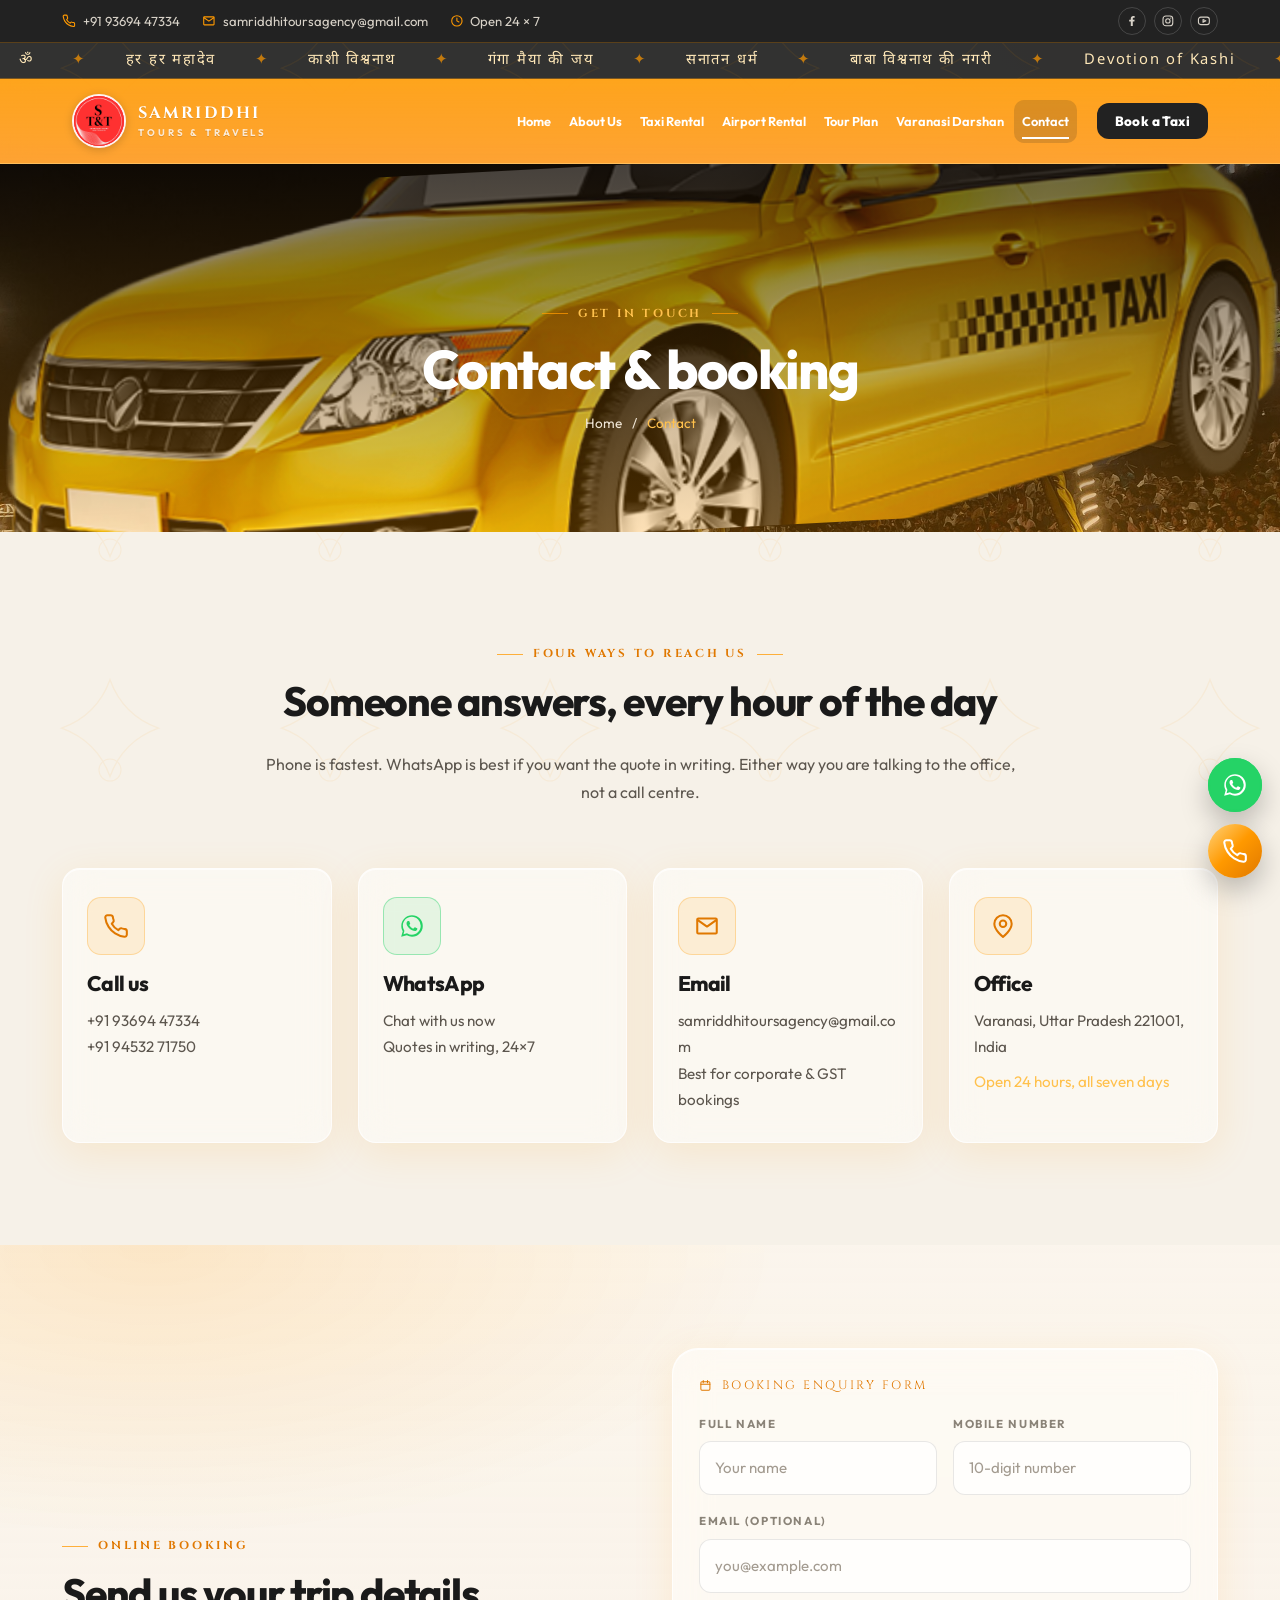
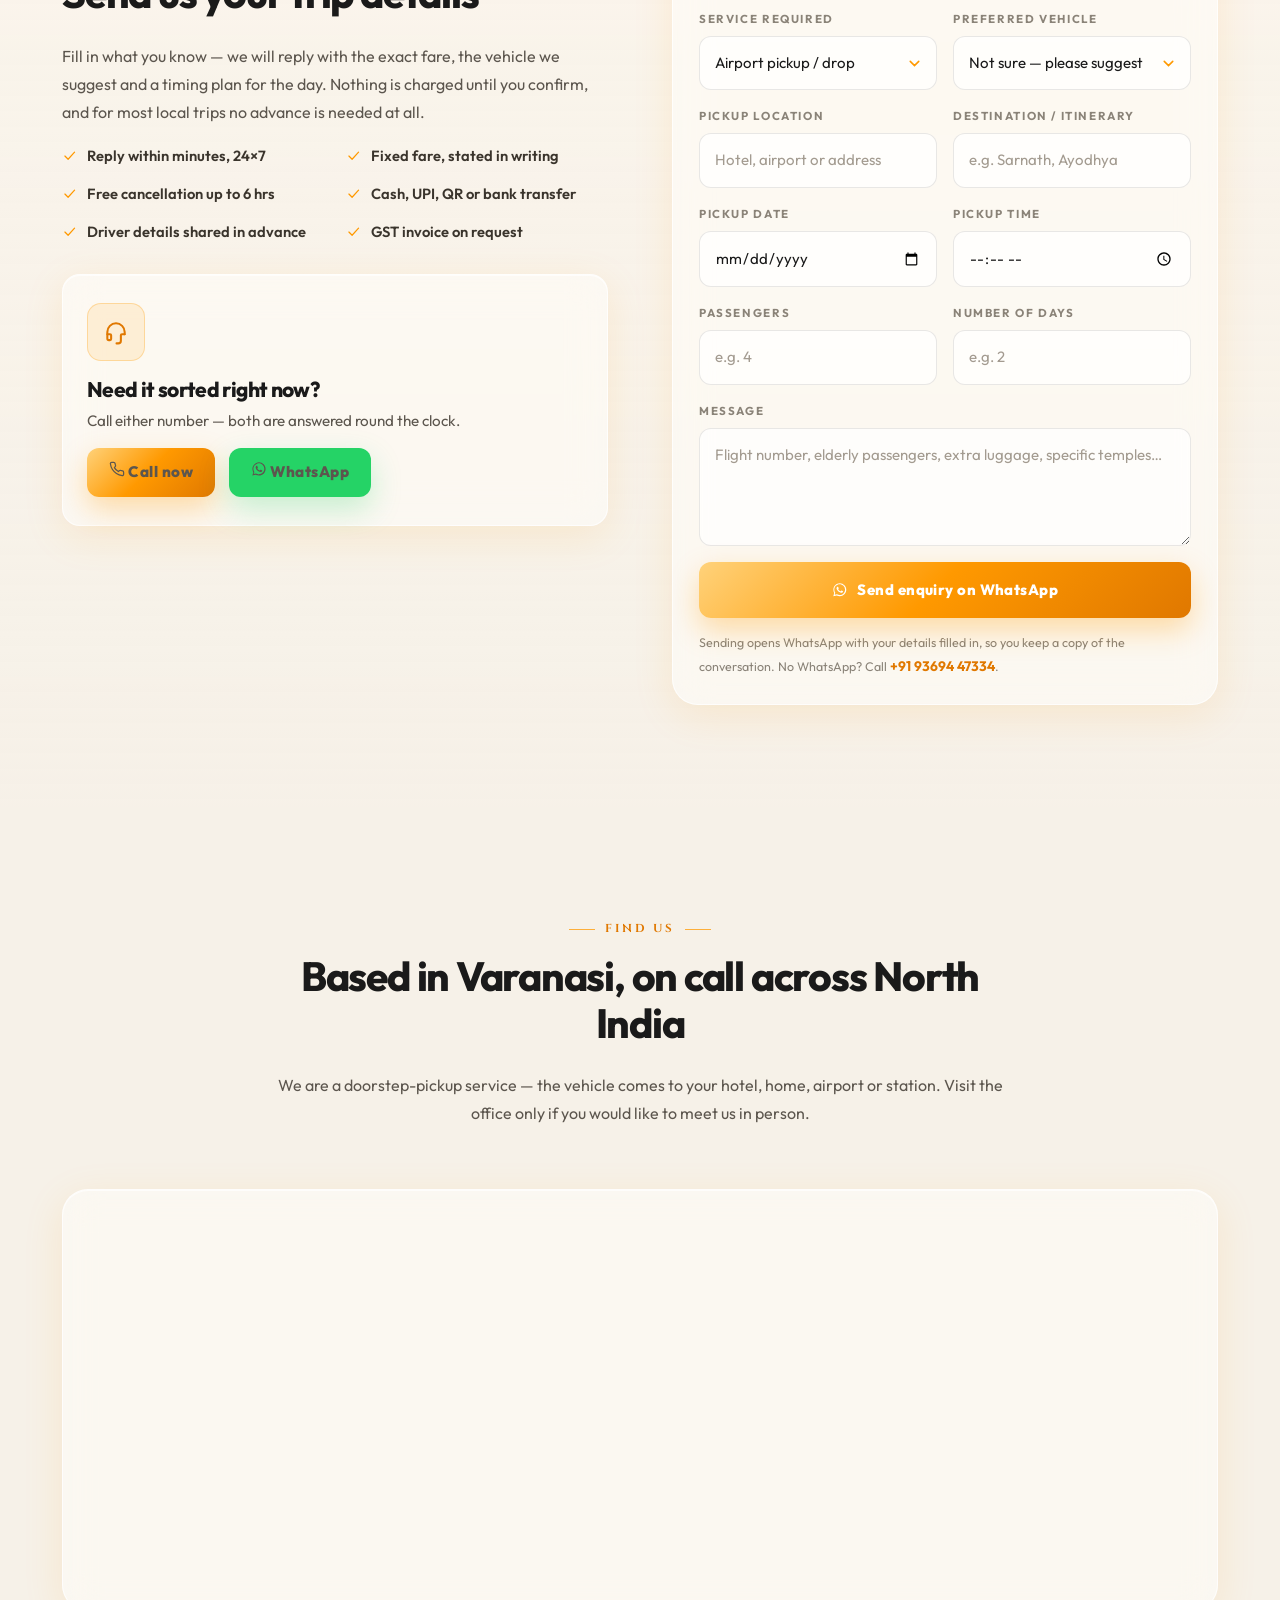
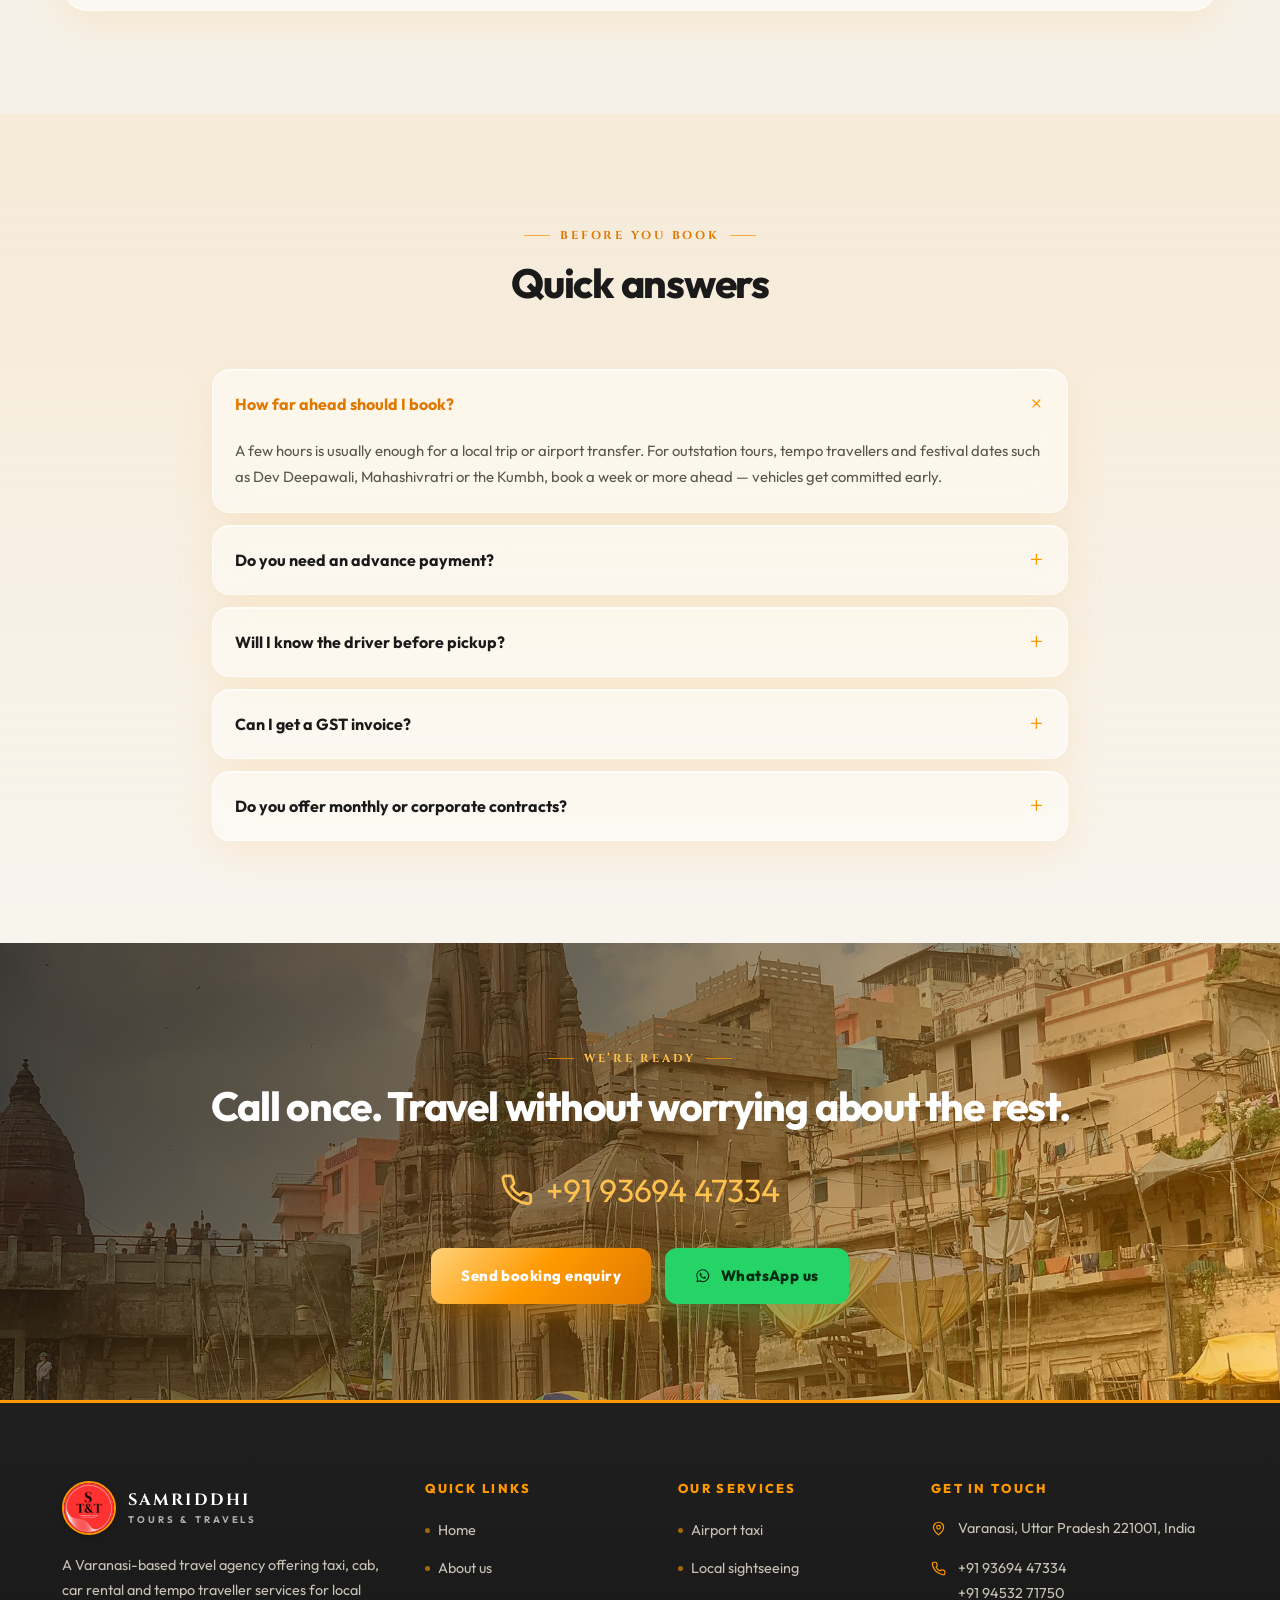
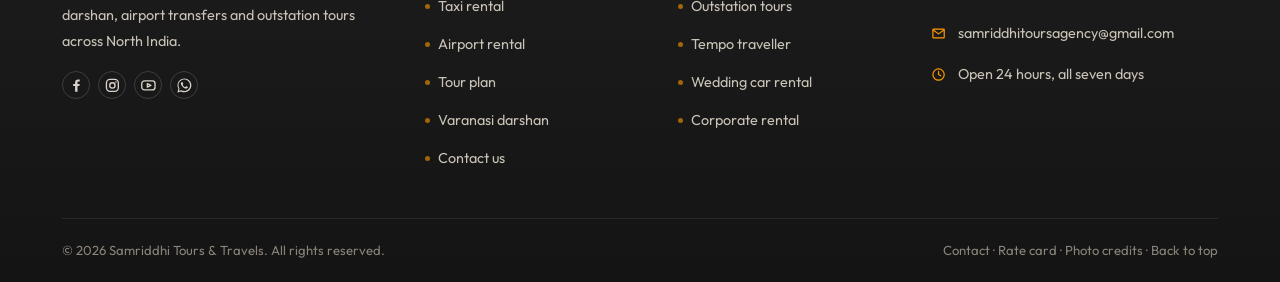
<file: contact.html>
<!DOCTYPE html>
<html lang="en">

<head>
  <meta charset="UTF-8" />
  <meta name="viewport" content="width=device-width, initial-scale=1" />
  <title>Contact &amp; Online Booking | Samriddhi Tours &amp; Travels, Varanasi</title>
  <meta name="description"
    content="Book a taxi in Varanasi — call +91 93694 47334 or +91 94532 71750, WhatsApp us, or send the online booking form. Open 24×7 for airport transfers, sightseeing and outstation tours." />
  <meta name="keywords"
    content="book taxi Varanasi, Varanasi cab booking number, Samriddhi Tours and Travels contact, taxi service Varanasi phone number" />
  <meta name="robots" content="index, follow" />
  <link rel="canonical" href="https://samriddhitoursagency.me/contact.html" />
  <meta property="og:title" content="Contact &amp; Online Booking | Samriddhi Tours &amp; Travels" />
  <meta property="og:description" content="Call, WhatsApp or send the booking form — we reply within minutes, 24×7." />
  <meta property="og:image" content="assets/img/page-contact.jpg" />
  <link rel="icon" href="assets/img/logo.jpg?v=2" />
  <link rel="preconnect" href="https://fonts.googleapis.com" />
  <link rel="preconnect" href="https://fonts.gstatic.com" crossorigin />
  <link
    href="https://fonts.googleapis.com/css2?family=Cinzel:wght@500;700&family=Playfair+Display:wght@600;700&family=Manrope:wght@400;500;600;700;800&display=swap"
    rel="stylesheet" />
  <link rel="stylesheet" href="assets/css/style.css?v=header3" />
</head>

<body>

  <svg width="0" height="0" style="position:absolute" aria-hidden="true" focusable="false">
    <symbol id="i-phone" viewBox="0 0 24 24">
      <path
        d="M22 16.9v3a2 2 0 0 1-2.2 2 19.8 19.8 0 0 1-8.6-3.1 19.5 19.5 0 0 1-6-6A19.8 19.8 0 0 1 2.1 4.2 2 2 0 0 1 4.1 2h3a2 2 0 0 1 2 1.7c.1 1 .4 1.9.7 2.8a2 2 0 0 1-.5 2.1L8.1 9.9a16 16 0 0 0 6 6l1.3-1.3a2 2 0 0 1 2.1-.4c.9.3 1.8.6 2.8.7a2 2 0 0 1 1.7 2Z" />
    </symbol>
    <symbol id="i-wa" viewBox="0 0 24 24">
      <path
        d="M12.04 2c-5.46 0-9.91 4.45-9.91 9.91 0 1.75.46 3.45 1.32 4.95L2 22l5.25-1.38a9.9 9.9 0 0 0 4.79 1.22c5.46 0 9.91-4.45 9.91-9.91 0-2.65-1.03-5.14-2.9-7.01A9.82 9.82 0 0 0 12.04 2Zm0 18.13c-1.53 0-3.03-.41-4.34-1.19l-.31-.18-3.23.85.86-3.15-.2-.32a8.23 8.23 0 0 1-1.26-4.38c0-4.54 3.7-8.23 8.24-8.23 2.2 0 4.27.86 5.82 2.41a8.18 8.18 0 0 1 2.41 5.83c0 4.54-3.7 8.24-8.19 8.24Zm4.52-6.16c-.25-.12-1.47-.72-1.69-.81-.23-.08-.39-.12-.56.12-.16.25-.64.81-.79.97-.14.17-.29.19-.54.06-.25-.12-1.06-.39-2.02-1.24-.75-.67-1.25-1.49-1.4-1.74-.14-.25-.01-.38.11-.5.11-.11.25-.29.37-.43.12-.15.16-.25.25-.41.08-.17.04-.31-.02-.43-.06-.12-.56-1.34-.76-1.84-.2-.48-.41-.41-.56-.42h-.48c-.16 0-.43.06-.66.31-.22.25-.86.85-.86 2.06s.88 2.39 1 2.56c.12.16 1.72 2.63 4.17 3.69.58.25 1.04.4 1.39.51.59.19 1.12.16 1.54.1.47-.07 1.47-.6 1.68-1.18.21-.58.21-1.08.14-1.18-.06-.11-.22-.17-.47-.29Z" />
    </symbol>
    <symbol id="i-mail" viewBox="0 0 24 24">
      <path d="M4 5h16a1 1 0 0 1 1 1v12a1 1 0 0 1-1 1H4a1 1 0 0 1-1-1V6a1 1 0 0 1 1-1Z" />
      <path d="m3.5 6.5 8.5 6 8.5-6" />
    </symbol>
    <symbol id="i-pin" viewBox="0 0 24 24">
      <path d="M20 10c0 6-8 12-8 12s-8-6-8-12a8 8 0 0 1 16 0Z" />
      <circle cx="12" cy="10" r="3" />
    </symbol>
    <symbol id="i-clock" viewBox="0 0 24 24">
      <circle cx="12" cy="12" r="9" />
      <path d="M12 7v5l3.5 2" />
    </symbol>
    <symbol id="i-check" viewBox="0 0 24 24">
      <path d="m4.5 12.5 5 5 10-11" />
    </symbol>
    <symbol id="i-plus" viewBox="0 0 24 24">
      <path d="M12 5v14M5 12h14" />
    </symbol>
    <symbol id="i-headset" viewBox="0 0 24 24">
      <path d="M4 14v-2a8 8 0 0 1 16 0v2" />
      <path
        d="M4 14h2.5a1 1 0 0 1 1 1v3.5a1 1 0 0 1-1 1H5.5A1.5 1.5 0 0 1 4 18ZM20 14h-2.5a1 1 0 0 0-1 1V20a2.5 2.5 0 0 1-2.5 2.5h-1.5" />
    </symbol>
    <symbol id="i-cal" viewBox="0 0 24 24">
      <rect x="3.5" y="5" width="17" height="16" rx="2" />
      <path d="M3.5 10h17M8 3v4M16 3v4" />
    </symbol>
    <symbol id="i-fb" viewBox="0 0 24 24">
      <path
        d="M13.6 21v-8h2.7l.4-3.1h-3.1V7.9c0-.9.2-1.5 1.5-1.5h1.7V3.6c-.3 0-1.3-.1-2.5-.1-2.5 0-4.2 1.5-4.2 4.3v2.1H7.3V13h2.8v8Z" />
    </symbol>
    <symbol id="i-ig" viewBox="0 0 24 24">
      <rect x="3.5" y="3.5" width="17" height="17" rx="5" />
      <circle cx="12" cy="12" r="3.8" />
      <circle cx="17" cy="7" r="1.1" fill="currentColor" stroke="none" />
    </symbol>
    <symbol id="i-yt" viewBox="0 0 24 24">
      <rect x="2.5" y="5.5" width="19" height="13" rx="4" />
      <path d="m10.5 9.5 5 2.5-5 2.5Z" />
    </symbol>
  </svg>

  <div class="topbar">
    <div class="container topbar__in">
      <ul class="topbar__list">
        <li><svg class="icon">
            <use href="#i-phone" />
          </svg> <a href="tel:+919369447334">+91 93694 47334</a></li>
        <li><svg class="icon">
            <use href="#i-mail" />
          </svg> <a href="mailto:samriddhitoursagency@gmail.com">samriddhitoursagency@gmail.com</a></li>
        <li class="topbar__hours"><svg class="icon">
            <use href="#i-clock" />
          </svg> Open 24 &times; 7</li>
      </ul>
      <div class="socials">
        <a href="https://www.facebook.com/1279841511881621/" aria-label="Facebook"><svg class="icon icon--fill">
            <use href="#i-fb" />
          </svg></a>
        <a href="#" aria-label="Instagram"><svg class="icon">
            <use href="#i-ig" />
          </svg></a>
        <a href="#" aria-label="YouTube"><svg class="icon">
            <use href="#i-yt" />
          </svg></a>
      </div>
    </div>
  </div>

  <header class="header">
    <div class="container header__in">
      <a class="brand" href="index.html">
        <img src="assets/img/logo.jpg?v=2" alt="Samriddhi Tours &amp; Travels logo" width="70" height="70" />
        <span class="brand__name">Samriddhi<span class="brand__sub">Tours &amp; Travels</span></span>
      </a>
      <nav class="nav" id="nav" aria-label="Main navigation">
        <a href="index.html">Home</a>
        <a href="about.html">About Us</a>
        <a href="taxi-rental.html">Taxi Rental</a>
        <a href="airport-rental.html">Airport Rental</a>
        <a href="tour-plan.html">Tour Plan</a>
        <a href="sightseeing.html">Varanasi Darshan</a>
        <a href="contact.html" aria-current="page">Contact</a>
        <a class="btn btn--sm" href="#book">Book a Taxi</a>
      </nav>
      <div class="header__cta">
        <a class="header__phone" href="tel:+919369447334">
          <svg class="icon">
            <use href="#i-headset" />
          </svg>
          <span>Call us now<strong>+91 93694 47334</strong></span>
        </a>
        <a class="btn btn--sm" href="#book">Book a Taxi</a>
        <button class="burger" type="button" aria-label="Toggle menu" aria-expanded="false"
          aria-controls="nav"><i></i><i></i><i></i></button>
      </div>
    </div>
  </header>

  <main id="main">

    <section class="pagehead">
      <img src="assets/img/page-contact.jpg" alt="" />
      <div class="container">
        <span class="eyebrow">Get in touch</span>
        <h1>Contact &amp; booking</h1>
        <div class="crumbs"><a href="index.html">Home</a> / <span>Contact</span></div>
      </div>
    </section>

    <!-- ===================================================== contact cards -->
    <section class="section">
      <div class="container">
        <div class="sec-head reveal">
          <span class="eyebrow">Four ways to reach us</span>
          <h2>Someone answers, every hour of the day</h2>
          <p>Phone is fastest. WhatsApp is best if you want the quote in writing. Either way you are talking to the
            office, not a call centre.</p>
        </div>

        <div class="grid g-4">
          <article class="info-card reveal">
            <div class="feature__ico"><svg class="icon">
                <use href="#i-phone" />
              </svg></div>
            <h3>Call us</h3>
            <a href="tel:+919369447334">+91 93694 47334</a>
            <a href="tel:+919453271750">+91 94532 71750</a>
          </article>

          <article class="info-card reveal">
            <div class="feature__ico"
              style="color:var(--whatsapp);border-color:rgba(37,211,102,.4);background:rgba(37,211,102,.1)"><svg
                class="icon icon--fill">
                <use href="#i-wa" />
              </svg></div>
            <h3>WhatsApp</h3>
            <a href="https://wa.me/919453271750?text=Hi%2C%20I%20would%20like%20to%20book%20a%20taxi." target="_blank"
              rel="noopener">Chat with us now</a>
            <p>Quotes in writing, 24&times;7</p>
          </article>

          <article class="info-card reveal">
            <div class="feature__ico"><svg class="icon">
                <use href="#i-mail" />
              </svg></div>
            <h3>Email</h3>
            <a href="mailto:samriddhitoursagency@gmail.com">samriddhitoursagency@gmail.com</a>
            <p>Best for corporate &amp; GST bookings</p>
          </article>

          <article class="info-card reveal">
            <div class="feature__ico"><svg class="icon">
                <use href="#i-pin" />
              </svg></div>
            <h3>Office</h3>
            <p>Varanasi, Uttar Pradesh 221001, India</p>
            <p style="margin-top:8px;color:var(--gold-light)">Open 24 hours, all seven days</p>
          </article>
        </div>
      </div>
    </section>

    <!-- ===================================================== booking form -->
    <section class="section section--tint" id="book">
      <div class="container split">
        <div class="reveal">
          <span class="eyebrow one-side">Online booking</span>
          <h2>Send us your trip details</h2>
          <p>
            Fill in what you know — we will reply with the exact fare, the vehicle we suggest and a
            timing plan for the day. Nothing is charged until you confirm, and for most local trips no
            advance is needed at all.
          </p>

          <ul class="ticks">
            <li><svg class="icon">
                <use href="#i-check" />
              </svg> Reply within minutes, 24&times;7</li>
            <li><svg class="icon">
                <use href="#i-check" />
              </svg> Fixed fare, stated in writing</li>
            <li><svg class="icon">
                <use href="#i-check" />
              </svg> Free cancellation up to 6 hrs</li>
            <li><svg class="icon">
                <use href="#i-check" />
              </svg> Cash, UPI, QR or bank transfer</li>
            <li><svg class="icon">
                <use href="#i-check" />
              </svg> Driver details shared in advance</li>
            <li><svg class="icon">
                <use href="#i-check" />
              </svg> GST invoice on request</li>
          </ul>

          <div class="info-card" style="margin-top:8px">
            <div class="feature__ico"><svg class="icon">
                <use href="#i-headset" />
              </svg></div>
            <h3 style="margin-bottom:6px">Need it sorted right now?</h3>
            <p style="margin-bottom:14px">Call either number — both are answered round the clock.</p>
            <div class="btn-row">
              <a class="btn btn--sm" href="tel:+919369447334"><svg class="icon">
                  <use href="#i-phone" />
                </svg> Call now</a>
              <a class="btn btn--sm btn--wa"
                href="https://wa.me/919453271750?text=Hi%2C%20I%20would%20like%20to%20book%20a%20taxi." target="_blank"
                rel="noopener"><svg class="icon icon--fill">
                  <use href="#i-wa" />
                </svg> WhatsApp</a>
            </div>
          </div>
        </div>

        <div class="quickbook__card reveal">
          <div class="quickbook__title"><svg class="icon">
              <use href="#i-cal" />
            </svg> Booking enquiry form</div>
          <form data-wa-form="Booking enquiry from website" novalidate>
            <div class="form-grid" style="grid-template-columns:1fr 1fr">
              <div class="field">
                <label for="c-name">Full name</label>
                <input id="c-name" name="name" type="text" placeholder="Your name" required />
              </div>
              <div class="field">
                <label for="c-phone">Mobile number</label>
                <input id="c-phone" name="phone" type="tel" inputmode="numeric" pattern="[0-9+ ]{10,15}"
                  placeholder="10-digit number" required />
              </div>
              <div class="field" style="grid-column:1/-1">
                <label for="c-email">Email (optional)</label>
                <input id="c-email" name="email" type="email" placeholder="you@example.com" />
              </div>
              <div class="field">
                <label for="c-type">Service required</label>
                <select id="c-type" name="tripType">
                  <option>Airport pickup / drop</option>
                  <option>Railway station transfer</option>
                  <option>Varanasi local sightseeing</option>
                  <option>Sunrise boat ride &amp; darshan</option>
                  <option>Outstation one-way</option>
                  <option>Outstation round trip</option>
                  <option>Multi-day tour package</option>
                  <option>Wedding / event car</option>
                  <option>Corporate / monthly rental</option>
                  <option>Something else</option>
                </select>
              </div>
              <div class="field">
                <label for="c-veh">Preferred vehicle</label>
                <select id="c-veh" name="vehicle">
                  <option>Not sure — please suggest</option>
                  <option>Swift Dzire (4 seater)</option>
                  <option>Ertiga / Tavera (6 seater)</option>
                  <option>Toyota Innova (7 seater)</option>
                  <option>Innova Crysta (7 seater)</option>
                  <option>Mahindra Scorpio (7 seater)</option>
                  <option>Honda City (premium sedan)</option>
                  <option>Toyota Fortuner (luxury SUV)</option>
                  <option>Cruiser 13 seater</option>
                  <option>Tempo Traveller 13 seater</option>
                  <option>Tempo Traveller 17 seater</option>
                  <option>Tempo Traveller 26 seater</option>
                  <option>Mini bus / coach</option>
                </select>
              </div>
              <div class="field">
                <label for="c-pickup">Pickup location</label>
                <input id="c-pickup" name="pickup" type="text" placeholder="Hotel, airport or address" required />
              </div>
              <div class="field">
                <label for="c-drop">Destination / itinerary</label>
                <input id="c-drop" name="drop" type="text" placeholder="e.g. Sarnath, Ayodhya" required />
              </div>
              <div class="field">
                <label for="c-date">Pickup date</label>
                <input id="c-date" name="date" type="date" required />
              </div>
              <div class="field">
                <label for="c-time">Pickup time</label>
                <input id="c-time" name="time" type="time" />
              </div>
              <div class="field">
                <label for="c-pax">Passengers</label>
                <input id="c-pax" name="passengers" type="number" min="1" max="60" placeholder="e.g. 4" />
              </div>
              <div class="field">
                <label for="c-days">Number of days</label>
                <input id="c-days" name="days" type="number" min="1" max="60" placeholder="e.g. 2" />
              </div>
              <div class="field" style="grid-column:1/-1">
                <label for="c-msg">Message</label>
                <textarea id="c-msg" name="message"
                  placeholder="Flight number, elderly passengers, extra luggage, specific temples…"></textarea>
              </div>
              <div style="grid-column:1/-1">
                <button class="btn btn--block" type="submit"><svg class="icon icon--fill">
                    <use href="#i-wa" />
                  </svg> Send enquiry on WhatsApp</button>
              </div>
            </div>
            <p class="form-note">Sending opens WhatsApp with your details filled in, so you keep a copy of the
              conversation. No WhatsApp? Call <a class="link-gold" href="tel:+919369447334">+91 93694 47334</a>.</p>
          </form>
        </div>
      </div>
    </section>

    <!-- ===================================================== map -->
    <section class="section">
      <div class="container">
        <div class="sec-head reveal">
          <span class="eyebrow">Find us</span>
          <h2>Based in Varanasi, on call across North India</h2>
          <p>We are a doorstep-pickup service — the vehicle comes to your hotel, home, airport or station. Visit the
            office only if you would like to meet us in person.</p>
        </div>

        <div class="map-embed reveal">
          <iframe title="Map of Varanasi, Uttar Pradesh"
            src="https://maps.google.com/maps?q=Varanasi,+Uttar+Pradesh,+India&z=12&output=embed" loading="lazy"
            referrerpolicy="no-referrer-when-downgrade" allowfullscreen></iframe>
        </div>
      </div>
    </section>

    <!-- ===================================================== faq -->
    <section class="section section--alt">
      <div class="container" style="max-width:900px">
        <div class="sec-head reveal">
          <span class="eyebrow">Before you book</span>
          <h2>Quick answers</h2>
        </div>

        <div data-acc-group class="reveal">
          <div class="acc is-open">
            <button class="acc__q" type="button">How far ahead should I book? <svg class="icon">
                <use href="#i-plus" />
              </svg></button>
            <div class="acc__a">
              <div>
                <p>A few hours is usually enough for a local trip or airport transfer. For outstation tours, tempo
                  travellers and festival dates such as Dev Deepawali, Mahashivratri or the Kumbh, book a week or more
                  ahead — vehicles get committed early.</p>
              </div>
            </div>
          </div>
          <div class="acc">
            <button class="acc__q" type="button">Do you need an advance payment? <svg class="icon">
                <use href="#i-plus" />
              </svg></button>
            <div class="acc__a">
              <div>
                <p>Not for local trips. For multi-day outstation tours we ask for a token advance of 20 to 25 percent to
                  block the vehicle, payable by UPI or bank transfer, with the balance at the end of the trip.</p>
              </div>
            </div>
          </div>
          <div class="acc">
            <button class="acc__q" type="button">Will I know the driver before pickup? <svg class="icon">
                <use href="#i-plus" />
              </svg></button>
            <div class="acc__a">
              <div>
                <p>Yes. We send the driver&rsquo;s name, mobile number and the vehicle registration a few hours before
                  pickup — the night before, for early-morning trips.</p>
              </div>
            </div>
          </div>
          <div class="acc">
            <button class="acc__q" type="button">Can I get a GST invoice? <svg class="icon">
                <use href="#i-plus" />
              </svg></button>
            <div class="acc__a">
              <div>
                <p>Yes. Mention it while booking and share your GSTIN, and we will issue a proper tax invoice — useful
                  for corporate travel reimbursements.</p>
              </div>
            </div>
          </div>
          <div class="acc">
            <button class="acc__q" type="button">Do you offer monthly or corporate contracts? <svg class="icon">
                <use href="#i-plus" />
              </svg></button>
            <div class="acc__a">
              <div>
                <p>We do. Monthly staff transport, dedicated cars for visiting executives and event-day fleets for
                  companies in Varanasi. Email us the requirement and we will send a rate proposal.</p>
              </div>
            </div>
          </div>
        </div>
      </div>
    </section>

    <section class="cta-band">
      <img class="cta-bg" src="assets/img/cta-road.jpg" alt="" loading="lazy" />
      <div class="container">
        <span class="eyebrow">We&rsquo;re ready</span>
        <h2>Call once. Travel without worrying about the rest.</h2>
        <a class="cta-phone" href="tel:+919369447334"><svg class="icon">
            <use href="#i-phone" />
          </svg> +91 93694 47334</a>
        <div class="btn-row">
          <a class="btn" href="#book">Send booking enquiry</a>
          <a class="btn btn--wa" href="https://wa.me/919453271750?text=Hi%2C%20I%20would%20like%20to%20book%20a%20taxi."
            target="_blank" rel="noopener"><svg class="icon icon--fill">
              <use href="#i-wa" />
            </svg> WhatsApp us</a>
        </div>
      </div>
    </section>

  </main>

  <footer class="footer">
    <div class="container">
      <div class="footer__grid">
        <div>
          <a class="brand" href="index.html">
            <img src="assets/img/logo.jpg?v=2" alt="Samriddhi Tours &amp; Travels" width="70" height="70"
              loading="lazy" />
            <span class="brand__name">Samriddhi<span class="brand__sub">Tours &amp; Travels</span></span>
          </a>
          <p>A Varanasi-based travel agency offering taxi, cab, car rental and tempo traveller services for local
            darshan, airport transfers and outstation tours across North India.</p>
          <div class="socials" style="margin-top:6px">
            <a href="https://www.facebook.com/1279841511881621/" aria-label="Facebook"><svg class="icon icon--fill">
                <use href="#i-fb" />
              </svg></a>
            <a href="#" aria-label="Instagram"><svg class="icon">
                <use href="#i-ig" />
              </svg></a>
            <a href="#" aria-label="YouTube"><svg class="icon">
                <use href="#i-yt" />
              </svg></a>
            <a href="https://wa.me/919453271750" aria-label="WhatsApp" target="_blank" rel="noopener"><svg
                class="icon icon--fill">
                <use href="#i-wa" />
              </svg></a>
          </div>
        </div>
        <div>
          <h4>Quick links</h4>
          <ul class="footer__links">
            <li><a href="index.html">Home</a></li>
            <li><a href="about.html">About us</a></li>
            <li><a href="taxi-rental.html">Taxi rental</a></li>
            <li><a href="airport-rental.html">Airport rental</a></li>
            <li><a href="tour-plan.html">Tour plan</a></li>
            <li><a href="sightseeing.html">Varanasi darshan</a></li>
            <li><a href="contact.html">Contact us</a></li>
          </ul>
        </div>
        <div>
          <h4>Our services</h4>
          <ul class="footer__links">
            <li><a href="airport-rental.html">Airport taxi</a></li>
            <li><a href="sightseeing.html">Local sightseeing</a></li>
            <li><a href="tour-plan.html">Outstation tours</a></li>
            <li><a href="taxi-rental.html">Tempo traveller</a></li>
            <li><a href="taxi-rental.html">Wedding car rental</a></li>
            <li><a href="contact.html">Corporate rental</a></li>
          </ul>
        </div>
        <div>
          <h4>Get in touch</h4>
          <ul class="footer__contact">
            <li><svg class="icon">
                <use href="#i-pin" />
              </svg><span>Varanasi, Uttar Pradesh 221001, India</span></li>
            <li><svg class="icon">
                <use href="#i-phone" />
              </svg><span><a href="tel:+919369447334">+91 93694 47334</a><br /><a href="tel:+919453271750">+91 94532
                  71750</a></span></li>
            <li><svg class="icon">
                <use href="#i-mail" />
              </svg><a href="mailto:samriddhitoursagency@gmail.com">samriddhitoursagency@gmail.com</a></li>
            <li><svg class="icon">
                <use href="#i-clock" />
              </svg><span>Open 24 hours, all seven days</span></li>
          </ul>
        </div>
      </div>
      <div class="footer__bar">
        <span>&copy; <span data-year>2026</span> Samriddhi Tours &amp; Travels. All rights reserved.</span>
        <span><a href="contact.html">Contact</a> &middot; <a href="taxi-rental.html">Rate card</a> &middot; <a
            href="credits.html">Photo credits</a> &middot; <a href="#main">Back to top</a></span>
      </div>
    </div>
  </footer>

  <div class="fab">
    <a class="fab__wa" href="https://wa.me/919453271750?text=Hi%2C%20I%20would%20like%20to%20book%20a%20taxi."
      target="_blank" rel="noopener" aria-label="Chat on WhatsApp"><svg class="icon icon--fill">
        <use href="#i-wa" />
      </svg></a>
    <a class="fab__call" href="tel:+919369447334" aria-label="Call us"><svg class="icon">
        <use href="#i-phone" />
      </svg></a>
  </div>

  <div class="mobile-bar">
    <a class="m-call" href="tel:+919369447334"><svg class="icon">
        <use href="#i-phone" />
      </svg> Call Now</a>
    <a class="m-wa" href="https://wa.me/919453271750?text=Hi%2C%20I%20would%20like%20to%20book%20a%20taxi."
      target="_blank" rel="noopener"><svg class="icon icon--fill">
        <use href="#i-wa" />
      </svg> WhatsApp</a>
  </div>

  <script src="assets/js/main.js" defer></script>
</body>

</html>
</file>
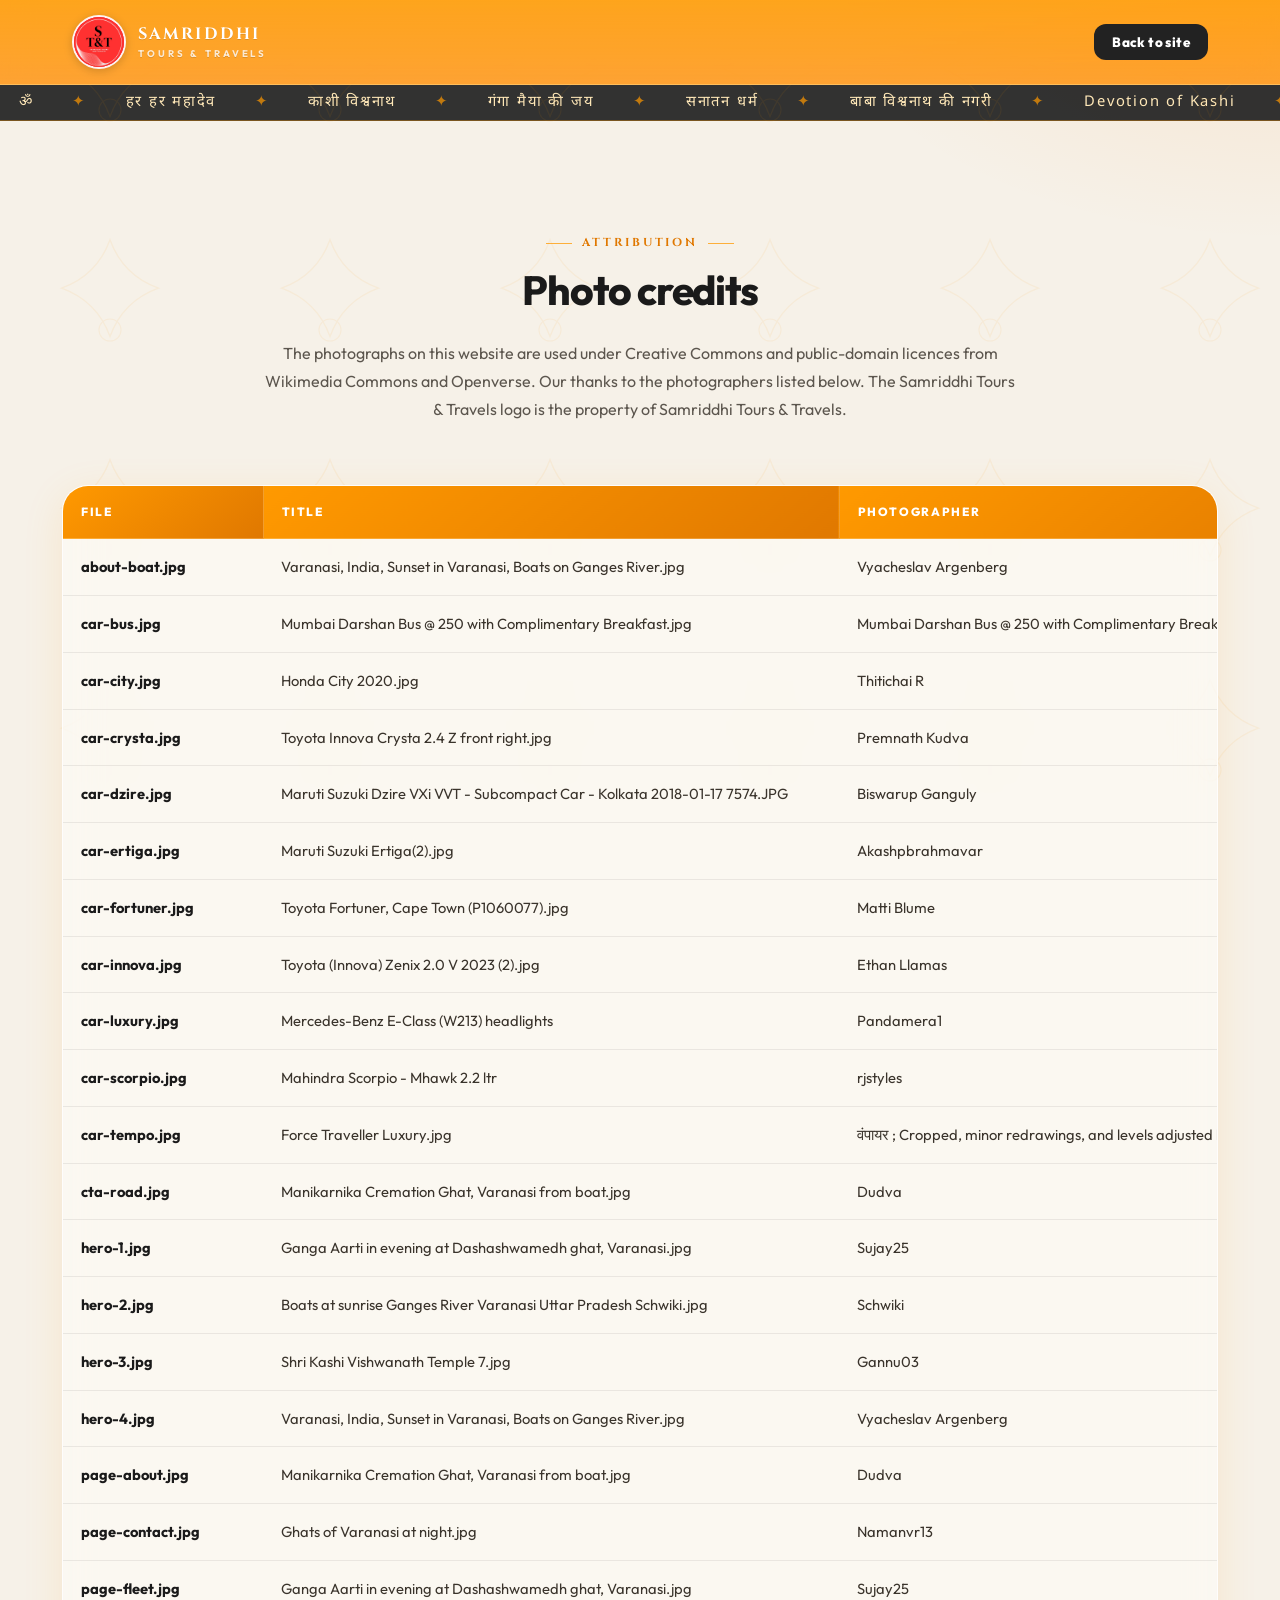
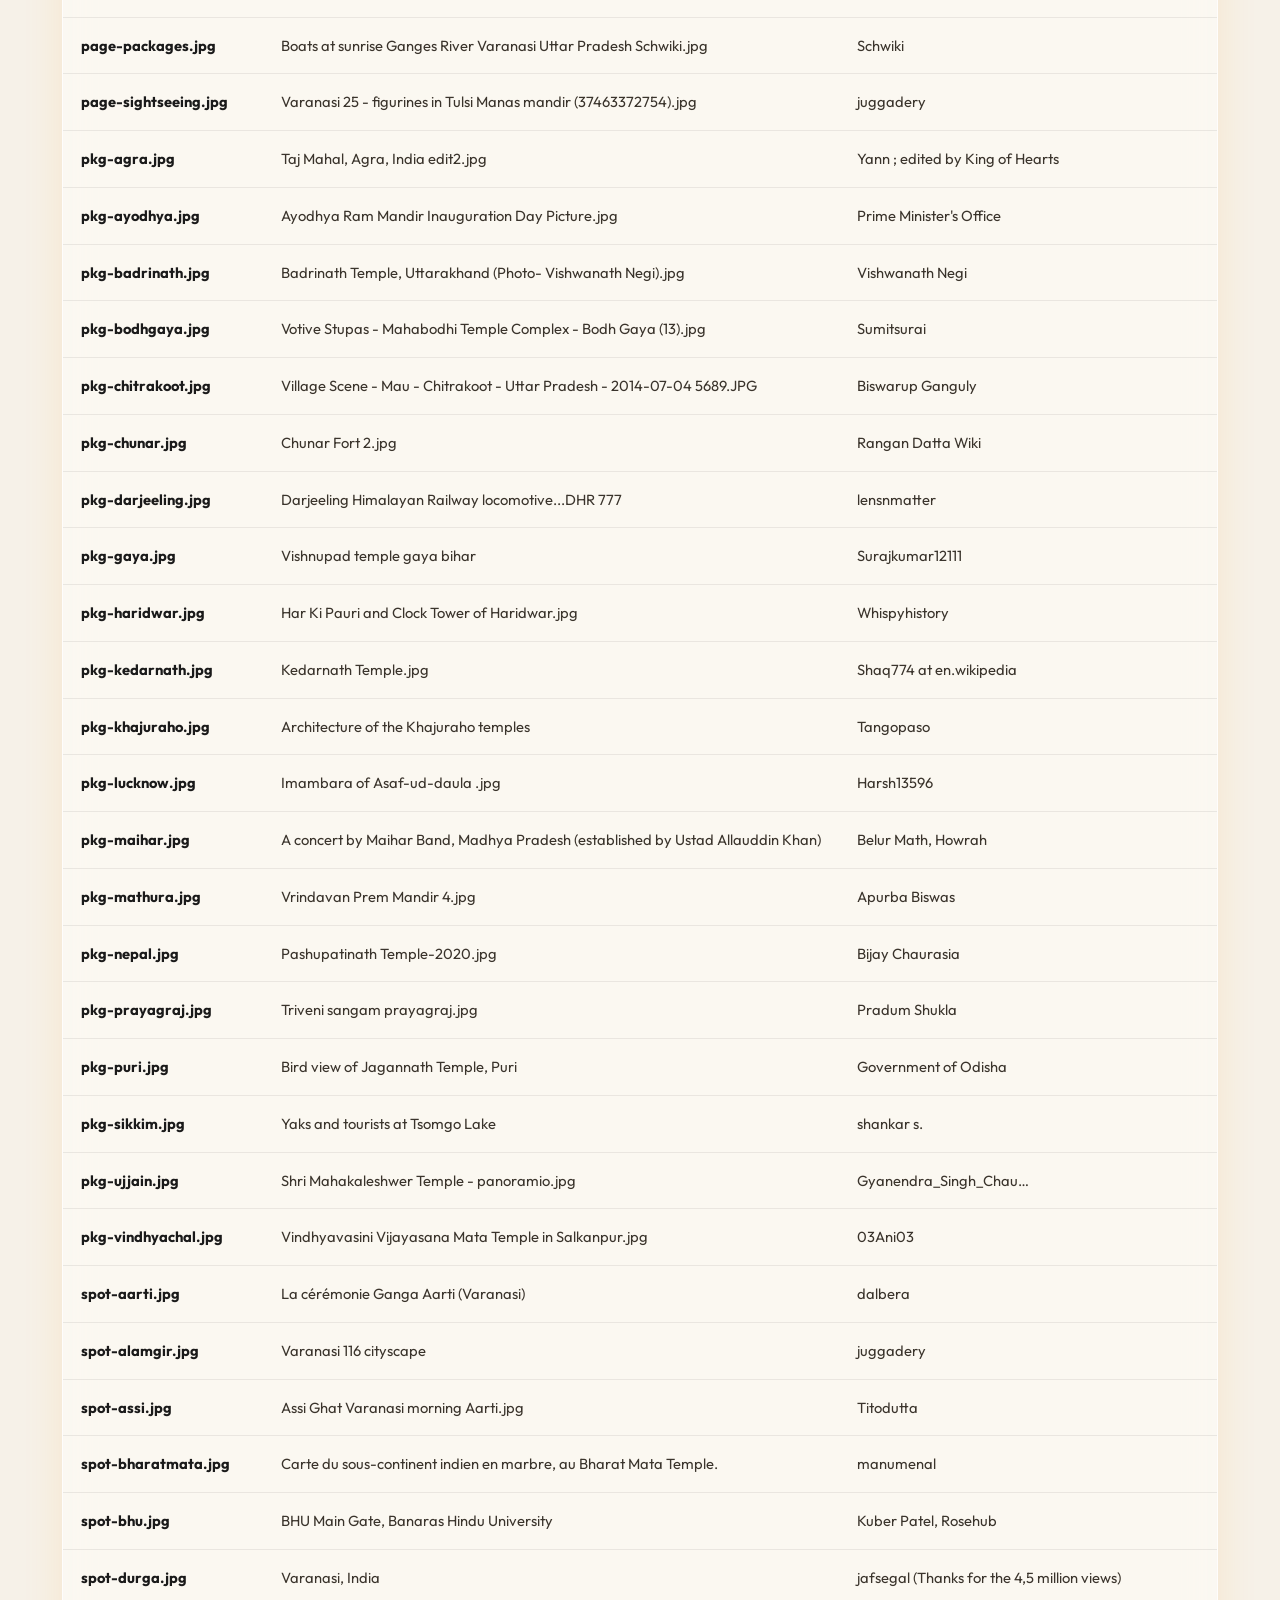
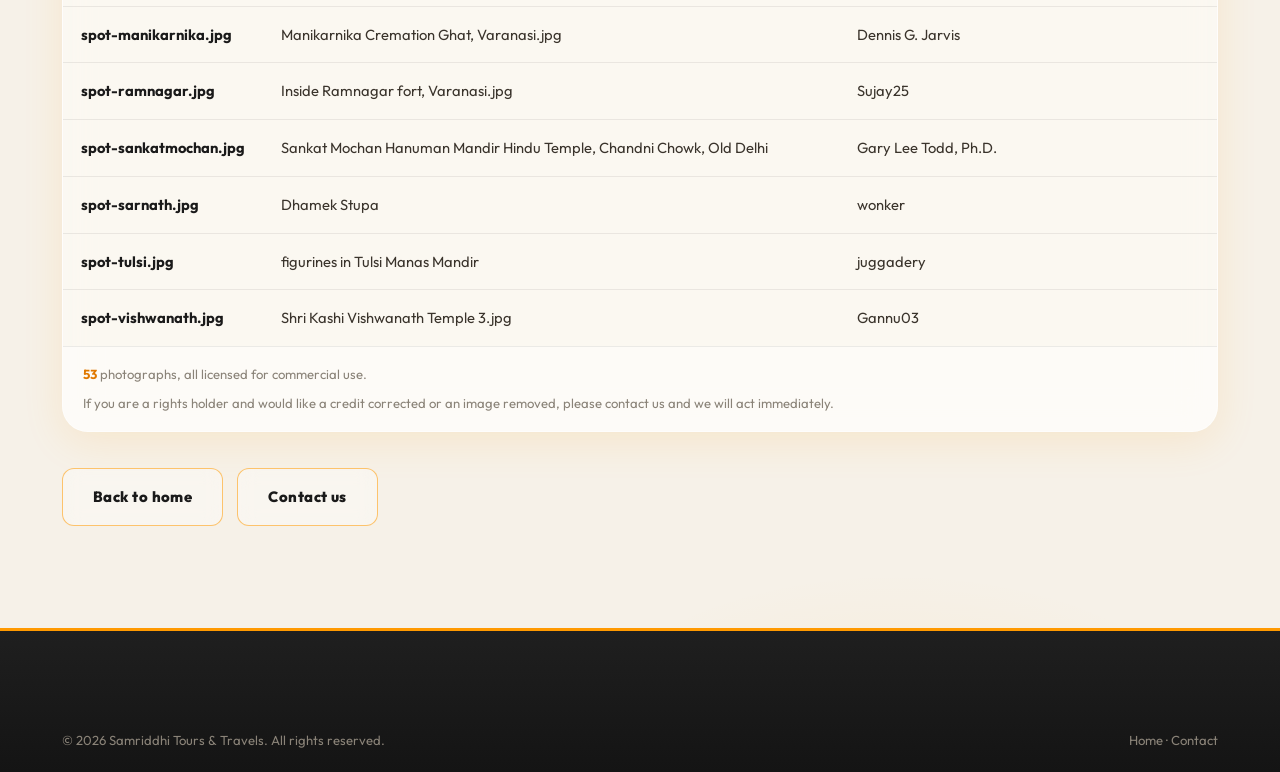
<file: credits.html>
<!DOCTYPE html>
<html lang="en">
<head>
<meta charset="UTF-8" />
<meta name="viewport" content="width=device-width, initial-scale=1" />
<title>Photo Credits | Samriddhi Tours &amp; Travels</title>
<meta name="description" content="Attribution for the photographs used on the Samriddhi Tours &amp; Travels website." />
<meta name="robots" content="noindex, follow" />
<link rel="icon" href="assets/img/logo.jpg?v=2" />
<link rel="preconnect" href="https://fonts.googleapis.com" />
<link rel="preconnect" href="https://fonts.gstatic.com" crossorigin />
<link href="https://fonts.googleapis.com/css2?family=Cinzel:wght@500;700&family=Playfair+Display:wght@600;700&family=Manrope:wght@400;500;600;700;800&display=swap" rel="stylesheet" />
<link rel="stylesheet" href="assets/css/style.css?v=header3" />
</head>
<body>

<header class="header">
  <div class="container header__in">
    <a class="brand" href="index.html">
      <img src="assets/img/logo.jpg?v=2" alt="Samriddhi Tours &amp; Travels logo" width="70" height="70" />
      <span class="brand__name">Samriddhi<span class="brand__sub">Tours &amp; Travels</span></span>
    </a>
    <div class="header__cta">
      <a class="btn btn--sm" href="index.html">Back to site</a>
    </div>
  </div>
</header>

<main id="main">
  <section class="section">
    <div class="container">
      <div class="sec-head">
        <span class="eyebrow">Attribution</span>
        <h2>Photo credits</h2>
        <p>
          The photographs on this website are used under Creative Commons and public-domain
          licences from Wikimedia Commons and Openverse. Our thanks to the photographers listed
          below. The Samriddhi Tours &amp; Travels logo is the property of Samriddhi Tours &amp; Travels.
        </p>
      </div>

      <div class="table-wrap">
        <div class="table-scroll">
          <table class="rates">
            <thead>
              <tr>
                <th scope="col">File</th>
                <th scope="col">Title</th>
                <th scope="col">Photographer</th>
                <th scope="col">Licence</th>
                <th scope="col">Link</th>
              </tr>
            </thead>
            <tbody>
              <tr>
                <td>about-boat.jpg</td>
                <td>Varanasi, India, Sunset in Varanasi, Boats on Ganges River.jpg</td>
                <td>Vyacheslav Argenberg</td>
                <td class="rupee">CC BY 4.0</td>
                <td><a class="link-gold" href="https://commons.wikimedia.org/wiki/File:Varanasi,_India,_Sunset_in_Varanasi,_Boats_on_Ganges_River.jpg" target="_blank" rel="noopener nofollow">Source</a></td>
              </tr>
              <tr>
                <td>car-bus.jpg</td>
                <td>Mumbai Darshan Bus @ 250 with Complimentary Breakfast.jpg</td>
                <td>Mumbai Darshan Bus @ 250 with Complimentary Breakfast</td>
                <td class="rupee">CC BY-SA 4.0</td>
                <td><a class="link-gold" href="https://commons.wikimedia.org/wiki/File:Mumbai_Darshan_Bus_@_250_with_Complimentary_Breakfast.jpg" target="_blank" rel="noopener nofollow">Source</a></td>
              </tr>
              <tr>
                <td>car-city.jpg</td>
                <td>Honda City 2020.jpg</td>
                <td>Thitichai R</td>
                <td class="rupee">CC BY-SA 4.0</td>
                <td><a class="link-gold" href="https://commons.wikimedia.org/wiki/File:Honda_City_2020.jpg" target="_blank" rel="noopener nofollow">Source</a></td>
              </tr>
              <tr>
                <td>car-crysta.jpg</td>
                <td>Toyota Innova Crysta 2.4 Z front right.jpg</td>
                <td>Premnath Kudva</td>
                <td class="rupee">CC BY-SA 4.0</td>
                <td><a class="link-gold" href="https://commons.wikimedia.org/wiki/File:Toyota_Innova_Crysta_2.4_Z_front_right.jpg" target="_blank" rel="noopener nofollow">Source</a></td>
              </tr>
              <tr>
                <td>car-dzire.jpg</td>
                <td>Maruti Suzuki Dzire VXi VVT - Subcompact Car - Kolkata 2018-01-17 7574.JPG</td>
                <td>Biswarup Ganguly</td>
                <td class="rupee">CC BY 3.0</td>
                <td><a class="link-gold" href="https://commons.wikimedia.org/wiki/File:Maruti_Suzuki_Dzire_VXi_VVT_-_Subcompact_Car_-_Kolkata_2018-01-17_7574.JPG" target="_blank" rel="noopener nofollow">Source</a></td>
              </tr>
              <tr>
                <td>car-ertiga.jpg</td>
                <td>Maruti Suzuki Ertiga(2).jpg</td>
                <td>Akashpbrahmavar</td>
                <td class="rupee">CC0</td>
                <td><a class="link-gold" href="https://commons.wikimedia.org/wiki/File:Maruti_Suzuki_Ertiga(2).jpg" target="_blank" rel="noopener nofollow">Source</a></td>
              </tr>
              <tr>
                <td>car-fortuner.jpg</td>
                <td>Toyota Fortuner, Cape Town (P1060077).jpg</td>
                <td>Matti Blume</td>
                <td class="rupee">CC BY-SA 4.0</td>
                <td><a class="link-gold" href="https://commons.wikimedia.org/wiki/File:Toyota_Fortuner,_Cape_Town_(P1060077).jpg" target="_blank" rel="noopener nofollow">Source</a></td>
              </tr>
              <tr>
                <td>car-innova.jpg</td>
                <td>Toyota (Innova) Zenix 2.0 V 2023 (2).jpg</td>
                <td>Ethan Llamas</td>
                <td class="rupee">CC BY-SA 4.0</td>
                <td><a class="link-gold" href="https://commons.wikimedia.org/wiki/File:Toyota_(Innova)_Zenix_2.0_V_2023_(2).jpg" target="_blank" rel="noopener nofollow">Source</a></td>
              </tr>
              <tr>
                <td>car-luxury.jpg</td>
                <td>Mercedes-Benz E-Class (W213) headlights</td>
                <td>Pandamera1</td>
                <td class="rupee">BY 2.0</td>
                <td><a class="link-gold" href="https://www.flickr.com/photos/128326674@N06/15701119103" target="_blank" rel="noopener nofollow">Source</a></td>
              </tr>
              <tr>
                <td>car-scorpio.jpg</td>
                <td>Mahindra Scorpio - Mhawk 2.2 ltr</td>
                <td>rjstyles</td>
                <td class="rupee">BY 2.0</td>
                <td><a class="link-gold" href="https://www.flickr.com/photos/89028131@N00/4423745925" target="_blank" rel="noopener nofollow">Source</a></td>
              </tr>
              <tr>
                <td>car-tempo.jpg</td>
                <td>Force Traveller Luxury.jpg</td>
                <td>वंपायर ; Cropped, minor redrawings, and levels adjusted by uploader Mr.choppers</td>
                <td class="rupee">CC BY-SA 2.0</td>
                <td><a class="link-gold" href="https://commons.wikimedia.org/wiki/File:Force_Traveller_Luxury.jpg" target="_blank" rel="noopener nofollow">Source</a></td>
              </tr>
              <tr>
                <td>cta-road.jpg</td>
                <td>Manikarnika Cremation Ghat, Varanasi from boat.jpg</td>
                <td>Dudva</td>
                <td class="rupee">CC0</td>
                <td><a class="link-gold" href="https://commons.wikimedia.org/wiki/File:Manikarnika_Cremation_Ghat,_Varanasi_from_boat.jpg" target="_blank" rel="noopener nofollow">Source</a></td>
              </tr>
              <tr>
                <td>hero-1.jpg</td>
                <td>Ganga Aarti in evening at Dashashwamedh ghat, Varanasi.jpg</td>
                <td>Sujay25</td>
                <td class="rupee">CC BY-SA 4.0</td>
                <td><a class="link-gold" href="https://commons.wikimedia.org/wiki/File:Ganga_Aarti_in_evening_at_Dashashwamedh_ghat,_Varanasi.jpg" target="_blank" rel="noopener nofollow">Source</a></td>
              </tr>
              <tr>
                <td>hero-2.jpg</td>
                <td>Boats at sunrise Ganges River Varanasi Uttar Pradesh Schwiki.jpg</td>
                <td>Schwiki</td>
                <td class="rupee">CC BY-SA 4.0</td>
                <td><a class="link-gold" href="https://commons.wikimedia.org/wiki/File:Boats_at_sunrise_Ganges_River_Varanasi_Uttar_Pradesh_Schwiki.jpg" target="_blank" rel="noopener nofollow">Source</a></td>
              </tr>
              <tr>
                <td>hero-3.jpg</td>
                <td>Shri Kashi Vishwanath Temple 7.jpg</td>
                <td>Gannu03</td>
                <td class="rupee">CC BY-SA 4.0</td>
                <td><a class="link-gold" href="https://commons.wikimedia.org/wiki/File:Shri_Kashi_Vishwanath_Temple_7.jpg" target="_blank" rel="noopener nofollow">Source</a></td>
              </tr>
              <tr>
                <td>hero-4.jpg</td>
                <td>Varanasi, India, Sunset in Varanasi, Boats on Ganges River.jpg</td>
                <td>Vyacheslav Argenberg</td>
                <td class="rupee">CC BY 4.0</td>
                <td><a class="link-gold" href="https://commons.wikimedia.org/wiki/File:Varanasi,_India,_Sunset_in_Varanasi,_Boats_on_Ganges_River.jpg" target="_blank" rel="noopener nofollow">Source</a></td>
              </tr>
              <tr>
                <td>page-about.jpg</td>
                <td>Manikarnika Cremation Ghat, Varanasi from boat.jpg</td>
                <td>Dudva</td>
                <td class="rupee">CC0</td>
                <td><a class="link-gold" href="https://commons.wikimedia.org/wiki/File:Manikarnika_Cremation_Ghat,_Varanasi_from_boat.jpg" target="_blank" rel="noopener nofollow">Source</a></td>
              </tr>
              <tr>
                <td>page-contact.jpg</td>
                <td>Ghats of Varanasi at night.jpg</td>
                <td>Namanvr13</td>
                <td class="rupee">CC BY 4.0</td>
                <td><a class="link-gold" href="https://commons.wikimedia.org/wiki/File:Ghats_of_Varanasi_at_night.jpg" target="_blank" rel="noopener nofollow">Source</a></td>
              </tr>
              <tr>
                <td>page-fleet.jpg</td>
                <td>Ganga Aarti in evening at Dashashwamedh ghat, Varanasi.jpg</td>
                <td>Sujay25</td>
                <td class="rupee">CC BY-SA 4.0</td>
                <td><a class="link-gold" href="https://commons.wikimedia.org/wiki/File:Ganga_Aarti_in_evening_at_Dashashwamedh_ghat,_Varanasi.jpg" target="_blank" rel="noopener nofollow">Source</a></td>
              </tr>
              <tr>
                <td>page-packages.jpg</td>
                <td>Boats at sunrise Ganges River Varanasi Uttar Pradesh Schwiki.jpg</td>
                <td>Schwiki</td>
                <td class="rupee">CC BY-SA 4.0</td>
                <td><a class="link-gold" href="https://commons.wikimedia.org/wiki/File:Boats_at_sunrise_Ganges_River_Varanasi_Uttar_Pradesh_Schwiki.jpg" target="_blank" rel="noopener nofollow">Source</a></td>
              </tr>
              <tr>
                <td>page-sightseeing.jpg</td>
                <td>Varanasi 25 - figurines in Tulsi Manas mandir (37463372754).jpg</td>
                <td>juggadery</td>
                <td class="rupee">CC BY-SA 2.0</td>
                <td><a class="link-gold" href="https://commons.wikimedia.org/wiki/File:Varanasi_25_-_figurines_in_Tulsi_Manas_mandir_(37463372754).jpg" target="_blank" rel="noopener nofollow">Source</a></td>
              </tr>
              <tr>
                <td>pkg-agra.jpg</td>
                <td>Taj Mahal, Agra, India edit2.jpg</td>
                <td>Yann ; edited by King of Hearts</td>
                <td class="rupee">CC BY-SA 4.0</td>
                <td><a class="link-gold" href="https://commons.wikimedia.org/wiki/File:Taj_Mahal,_Agra,_India_edit2.jpg" target="_blank" rel="noopener nofollow">Source</a></td>
              </tr>
              <tr>
                <td>pkg-ayodhya.jpg</td>
                <td>Ayodhya Ram Mandir Inauguration Day Picture.jpg</td>
                <td>Prime Minister's Office</td>
                <td class="rupee">GODL-India</td>
                <td><a class="link-gold" href="https://commons.wikimedia.org/wiki/File:Ayodhya_Ram_Mandir_Inauguration_Day_Picture.jpg" target="_blank" rel="noopener nofollow">Source</a></td>
              </tr>
              <tr>
                <td>pkg-badrinath.jpg</td>
                <td>Badrinath Temple, Uttarakhand (Photo- Vishwanath Negi).jpg</td>
                <td>Vishwanath Negi</td>
                <td class="rupee">CC BY 4.0</td>
                <td><a class="link-gold" href="https://commons.wikimedia.org/wiki/File:Badrinath_Temple,_Uttarakhand_(Photo-_Vishwanath_Negi).jpg" target="_blank" rel="noopener nofollow">Source</a></td>
              </tr>
              <tr>
                <td>pkg-bodhgaya.jpg</td>
                <td>Votive Stupas - Mahabodhi Temple Complex - Bodh Gaya (13).jpg</td>
                <td>Sumitsurai</td>
                <td class="rupee">CC BY-SA 4.0</td>
                <td><a class="link-gold" href="https://commons.wikimedia.org/wiki/File:Votive_Stupas_-_Mahabodhi_Temple_Complex_-_Bodh_Gaya_(13).jpg" target="_blank" rel="noopener nofollow">Source</a></td>
              </tr>
              <tr>
                <td>pkg-chitrakoot.jpg</td>
                <td>Village Scene - Mau - Chitrakoot - Uttar Pradesh - 2014-07-04 5689.JPG</td>
                <td>Biswarup Ganguly</td>
                <td class="rupee">CC BY 3.0</td>
                <td><a class="link-gold" href="https://commons.wikimedia.org/wiki/File:Village_Scene_-_Mau_-_Chitrakoot_-_Uttar_Pradesh_-_2014-07-04_5689.JPG" target="_blank" rel="noopener nofollow">Source</a></td>
              </tr>
              <tr>
                <td>pkg-chunar.jpg</td>
                <td>Chunar Fort 2.jpg</td>
                <td>Rangan Datta Wiki</td>
                <td class="rupee">CC BY-SA 4.0</td>
                <td><a class="link-gold" href="https://commons.wikimedia.org/wiki/File:Chunar_Fort_2.jpg" target="_blank" rel="noopener nofollow">Source</a></td>
              </tr>
              <tr>
                <td>pkg-darjeeling.jpg</td>
                <td>Darjeeling Himalayan Railway locomotive...DHR 777</td>
                <td>lensnmatter</td>
                <td class="rupee">BY 2.0</td>
                <td><a class="link-gold" href="https://www.flickr.com/photos/43519045@N07/31437185551" target="_blank" rel="noopener nofollow">Source</a></td>
              </tr>
              <tr>
                <td>pkg-gaya.jpg</td>
                <td>Vishnupad temple gaya bihar</td>
                <td>Surajkumar12111</td>
                <td class="rupee">BY-SA 4.0</td>
                <td><a class="link-gold" href="https://commons.wikimedia.org/w/index.php?curid=82065150" target="_blank" rel="noopener nofollow">Source</a></td>
              </tr>
              <tr>
                <td>pkg-haridwar.jpg</td>
                <td>Har Ki Pauri and Clock Tower of Haridwar.jpg</td>
                <td>Whispyhistory</td>
                <td class="rupee">CC BY-SA 4.0</td>
                <td><a class="link-gold" href="https://commons.wikimedia.org/wiki/File:Har_Ki_Pauri_and_Clock_Tower_of_Haridwar.jpg" target="_blank" rel="noopener nofollow">Source</a></td>
              </tr>
              <tr>
                <td>pkg-kedarnath.jpg</td>
                <td>Kedarnath Temple.jpg</td>
                <td>Shaq774 at en.wikipedia</td>
                <td class="rupee">Public domain</td>
                <td><a class="link-gold" href="https://commons.wikimedia.org/wiki/File:Kedarnath_Temple.jpg" target="_blank" rel="noopener nofollow">Source</a></td>
              </tr>
              <tr>
                <td>pkg-khajuraho.jpg</td>
                <td>Architecture of the Khajuraho temples</td>
                <td>Tangopaso</td>
                <td class="rupee">BY-SA 3.0</td>
                <td><a class="link-gold" href="https://commons.wikimedia.org/w/index.php?curid=20697270" target="_blank" rel="noopener nofollow">Source</a></td>
              </tr>
              <tr>
                <td>pkg-lucknow.jpg</td>
                <td>Imambara of Asaf-ud-daula .jpg</td>
                <td>Harsh13596</td>
                <td class="rupee">CC BY-SA 4.0</td>
                <td><a class="link-gold" href="https://commons.wikimedia.org/wiki/File:Imambara_of_Asaf-ud-daula_.jpg" target="_blank" rel="noopener nofollow">Source</a></td>
              </tr>
              <tr>
                <td>pkg-maihar.jpg</td>
                <td>A concert by Maihar Band, Madhya Pradesh (established by Ustad Allauddin Khan)</td>
                <td>Belur Math, Howrah</td>
                <td class="rupee">PDM 1.0</td>
                <td><a class="link-gold" href="https://www.flickr.com/photos/112254964@N05/44650334601" target="_blank" rel="noopener nofollow">Source</a></td>
              </tr>
              <tr>
                <td>pkg-mathura.jpg</td>
                <td>Vrindavan Prem Mandir 4.jpg</td>
                <td>Apurba Biswas</td>
                <td class="rupee">CC BY-SA 4.0</td>
                <td><a class="link-gold" href="https://commons.wikimedia.org/wiki/File:Vrindavan_Prem_Mandir_4.jpg" target="_blank" rel="noopener nofollow">Source</a></td>
              </tr>
              <tr>
                <td>pkg-nepal.jpg</td>
                <td>Pashupatinath Temple-2020.jpg</td>
                <td>Bijay Chaurasia</td>
                <td class="rupee">CC BY-SA 4.0</td>
                <td><a class="link-gold" href="https://commons.wikimedia.org/wiki/File:Pashupatinath_Temple-2020.jpg" target="_blank" rel="noopener nofollow">Source</a></td>
              </tr>
              <tr>
                <td>pkg-prayagraj.jpg</td>
                <td>Triveni sangam prayagraj.jpg</td>
                <td>Pradum Shukla</td>
                <td class="rupee">CC BY 4.0</td>
                <td><a class="link-gold" href="https://commons.wikimedia.org/wiki/File:Triveni_sangam_prayagraj.jpg" target="_blank" rel="noopener nofollow">Source</a></td>
              </tr>
              <tr>
                <td>pkg-puri.jpg</td>
                <td>Bird view of Jagannath Temple, Puri</td>
                <td>Government of Odisha</td>
                <td class="rupee">BY 4.0</td>
                <td><a class="link-gold" href="https://commons.wikimedia.org/w/index.php?curid=85503859" target="_blank" rel="noopener nofollow">Source</a></td>
              </tr>
              <tr>
                <td>pkg-sikkim.jpg</td>
                <td>Yaks and tourists at Tsomgo Lake</td>
                <td>shankar s.</td>
                <td class="rupee">BY 2.0</td>
                <td><a class="link-gold" href="https://www.flickr.com/photos/77742560@N06/7348758076" target="_blank" rel="noopener nofollow">Source</a></td>
              </tr>
              <tr>
                <td>pkg-ujjain.jpg</td>
                <td>Shri Mahakaleshwer Temple - panoramio.jpg</td>
                <td>Gyanendra_Singh_Chau…</td>
                <td class="rupee">CC BY 3.0</td>
                <td><a class="link-gold" href="https://commons.wikimedia.org/wiki/File:Shri_Mahakaleshwer_Temple_-_panoramio.jpg" target="_blank" rel="noopener nofollow">Source</a></td>
              </tr>
              <tr>
                <td>pkg-vindhyachal.jpg</td>
                <td>Vindhyavasini Vijayasana Mata Temple in Salkanpur.jpg</td>
                <td>03Ani03</td>
                <td class="rupee">CC BY-SA 4.0</td>
                <td><a class="link-gold" href="https://commons.wikimedia.org/wiki/File:Vindhyavasini_Vijayasana_Mata_Temple_in_Salkanpur.jpg" target="_blank" rel="noopener nofollow">Source</a></td>
              </tr>
              <tr>
                <td>spot-aarti.jpg</td>
                <td>La cérémonie Ganga Aarti (Varanasi)</td>
                <td>dalbera</td>
                <td class="rupee">BY 2.0</td>
                <td><a class="link-gold" href="https://www.flickr.com/photos/72746018@N00/8472453660" target="_blank" rel="noopener nofollow">Source</a></td>
              </tr>
              <tr>
                <td>spot-alamgir.jpg</td>
                <td>Varanasi 116 cityscape</td>
                <td>juggadery</td>
                <td class="rupee">BY-SA 2.0</td>
                <td><a class="link-gold" href="https://www.flickr.com/photos/21817381@N04/34175945724" target="_blank" rel="noopener nofollow">Source</a></td>
              </tr>
              <tr>
                <td>spot-assi.jpg</td>
                <td>Assi Ghat Varanasi morning Aarti.jpg</td>
                <td>Titodutta</td>
                <td class="rupee">CC0</td>
                <td><a class="link-gold" href="https://commons.wikimedia.org/wiki/File:Assi_Ghat_Varanasi_morning_Aarti.jpg" target="_blank" rel="noopener nofollow">Source</a></td>
              </tr>
              <tr>
                <td>spot-bharatmata.jpg</td>
                <td>Carte du sous-continent indien en marbre, au Bharat Mata Temple.</td>
                <td>manumenal</td>
                <td class="rupee">BY-SA 2.0</td>
                <td><a class="link-gold" href="https://www.flickr.com/photos/28552823@N02/6333842249" target="_blank" rel="noopener nofollow">Source</a></td>
              </tr>
              <tr>
                <td>spot-bhu.jpg</td>
                <td>BHU Main Gate, Banaras Hindu University</td>
                <td>Kuber Patel, Rosehub</td>
                <td class="rupee">BY-SA 4.0</td>
                <td><a class="link-gold" href="https://commons.wikimedia.org/w/index.php?curid=50508044" target="_blank" rel="noopener nofollow">Source</a></td>
              </tr>
              <tr>
                <td>spot-durga.jpg</td>
                <td>Varanasi, India</td>
                <td>jafsegal (Thanks for the 4,5 million views)</td>
                <td class="rupee">BY 2.0</td>
                <td><a class="link-gold" href="https://www.flickr.com/photos/67525885@N00/23430472781" target="_blank" rel="noopener nofollow">Source</a></td>
              </tr>
              <tr>
                <td>spot-manikarnika.jpg</td>
                <td>Manikarnika Cremation Ghat, Varanasi.jpg</td>
                <td>Dennis G. Jarvis</td>
                <td class="rupee">CC BY-SA 2.0</td>
                <td><a class="link-gold" href="https://commons.wikimedia.org/wiki/File:Manikarnika_Cremation_Ghat,_Varanasi.jpg" target="_blank" rel="noopener nofollow">Source</a></td>
              </tr>
              <tr>
                <td>spot-ramnagar.jpg</td>
                <td>Inside Ramnagar fort, Varanasi.jpg</td>
                <td>Sujay25</td>
                <td class="rupee">CC BY-SA 4.0</td>
                <td><a class="link-gold" href="https://commons.wikimedia.org/wiki/File:Inside_Ramnagar_fort,_Varanasi.jpg" target="_blank" rel="noopener nofollow">Source</a></td>
              </tr>
              <tr>
                <td>spot-sankatmochan.jpg</td>
                <td>Sankat Mochan Hanuman Mandir Hindu Temple, Chandni Chowk, Old Delhi</td>
                <td>Gary Lee Todd, Ph.D.</td>
                <td class="rupee">CC0 1.0</td>
                <td><a class="link-gold" href="https://www.flickr.com/photos/101561334@N08/22805059879" target="_blank" rel="noopener nofollow">Source</a></td>
              </tr>
              <tr>
                <td>spot-sarnath.jpg</td>
                <td>Dhamek Stupa</td>
                <td>wonker</td>
                <td class="rupee">BY 2.0</td>
                <td><a class="link-gold" href="https://www.flickr.com/photos/94056408@N00/2380354229" target="_blank" rel="noopener nofollow">Source</a></td>
              </tr>
              <tr>
                <td>spot-tulsi.jpg</td>
                <td>figurines in Tulsi Manas Mandir</td>
                <td>juggadery</td>
                <td class="rupee">BY 2.0</td>
                <td><a class="link-gold" href="https://www.flickr.com/photos/21817381@N04/24337898740" target="_blank" rel="noopener nofollow">Source</a></td>
              </tr>
              <tr>
                <td>spot-vishwanath.jpg</td>
                <td>Shri Kashi Vishwanath Temple 3.jpg</td>
                <td>Gannu03</td>
                <td class="rupee">CC BY-SA 4.0</td>
                <td><a class="link-gold" href="https://commons.wikimedia.org/wiki/File:Shri_Kashi_Vishwanath_Temple_3.jpg" target="_blank" rel="noopener nofollow">Source</a></td>
              </tr>
            </tbody>
          </table>
        </div>
        <div class="table-note">
          <span><b>53</b> photographs, all licensed for commercial use.</span>
          <span>If you are a rights holder and would like a credit corrected or an image removed, please contact us and we will act immediately.</span>
        </div>
      </div>

      <div class="btn-row" style="margin-top:36px">
        <a class="btn btn--ghost" href="index.html">Back to home</a>
        <a class="btn btn--ghost" href="contact.html">Contact us</a>
      </div>
    </div>
  </section>
</main>

<footer class="footer">
  <div class="container">
    <div class="footer__bar" style="border-top:0">
      <span>&copy; <span data-year>2026</span> Samriddhi Tours &amp; Travels. All rights reserved.</span>
      <span><a href="index.html">Home</a> &middot; <a href="contact.html">Contact</a></span>
    </div>
  </div>
</footer>

<script src="assets/js/main.js" defer></script>
</body>
</html>
</file>
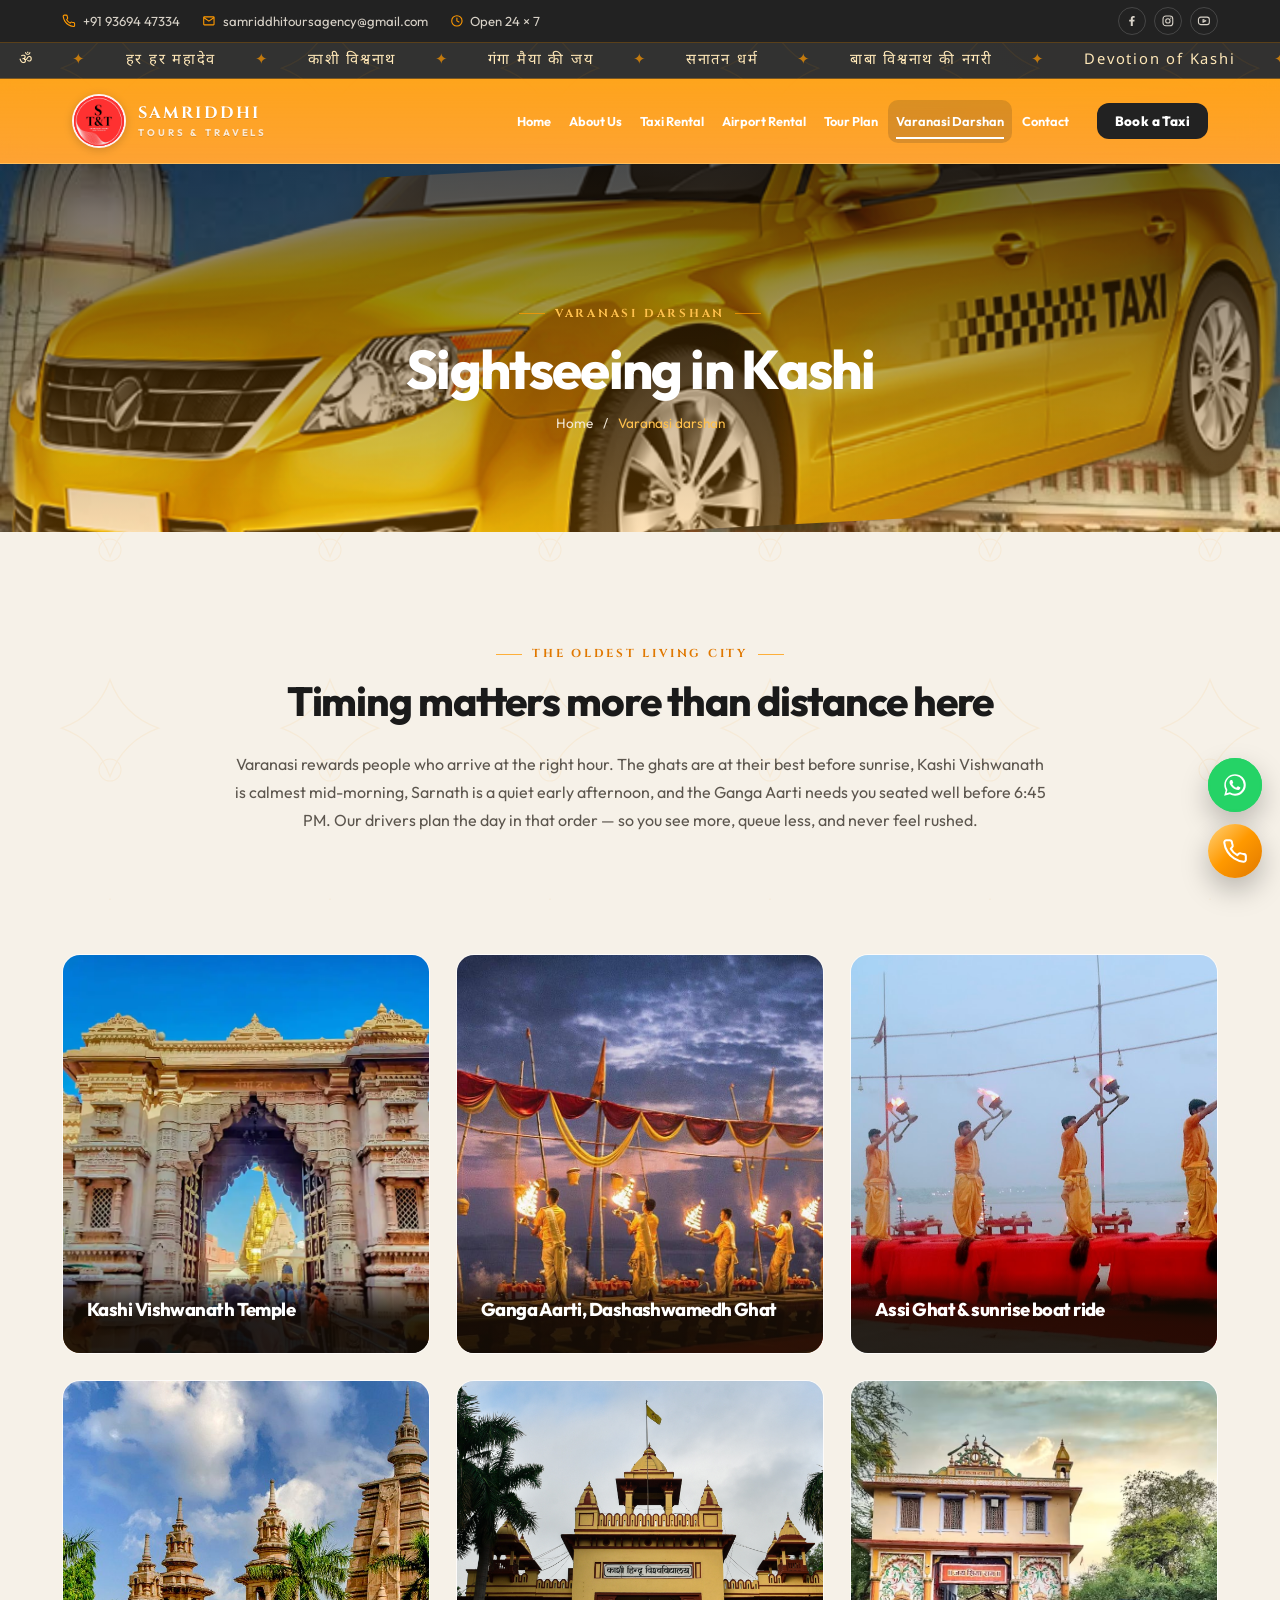
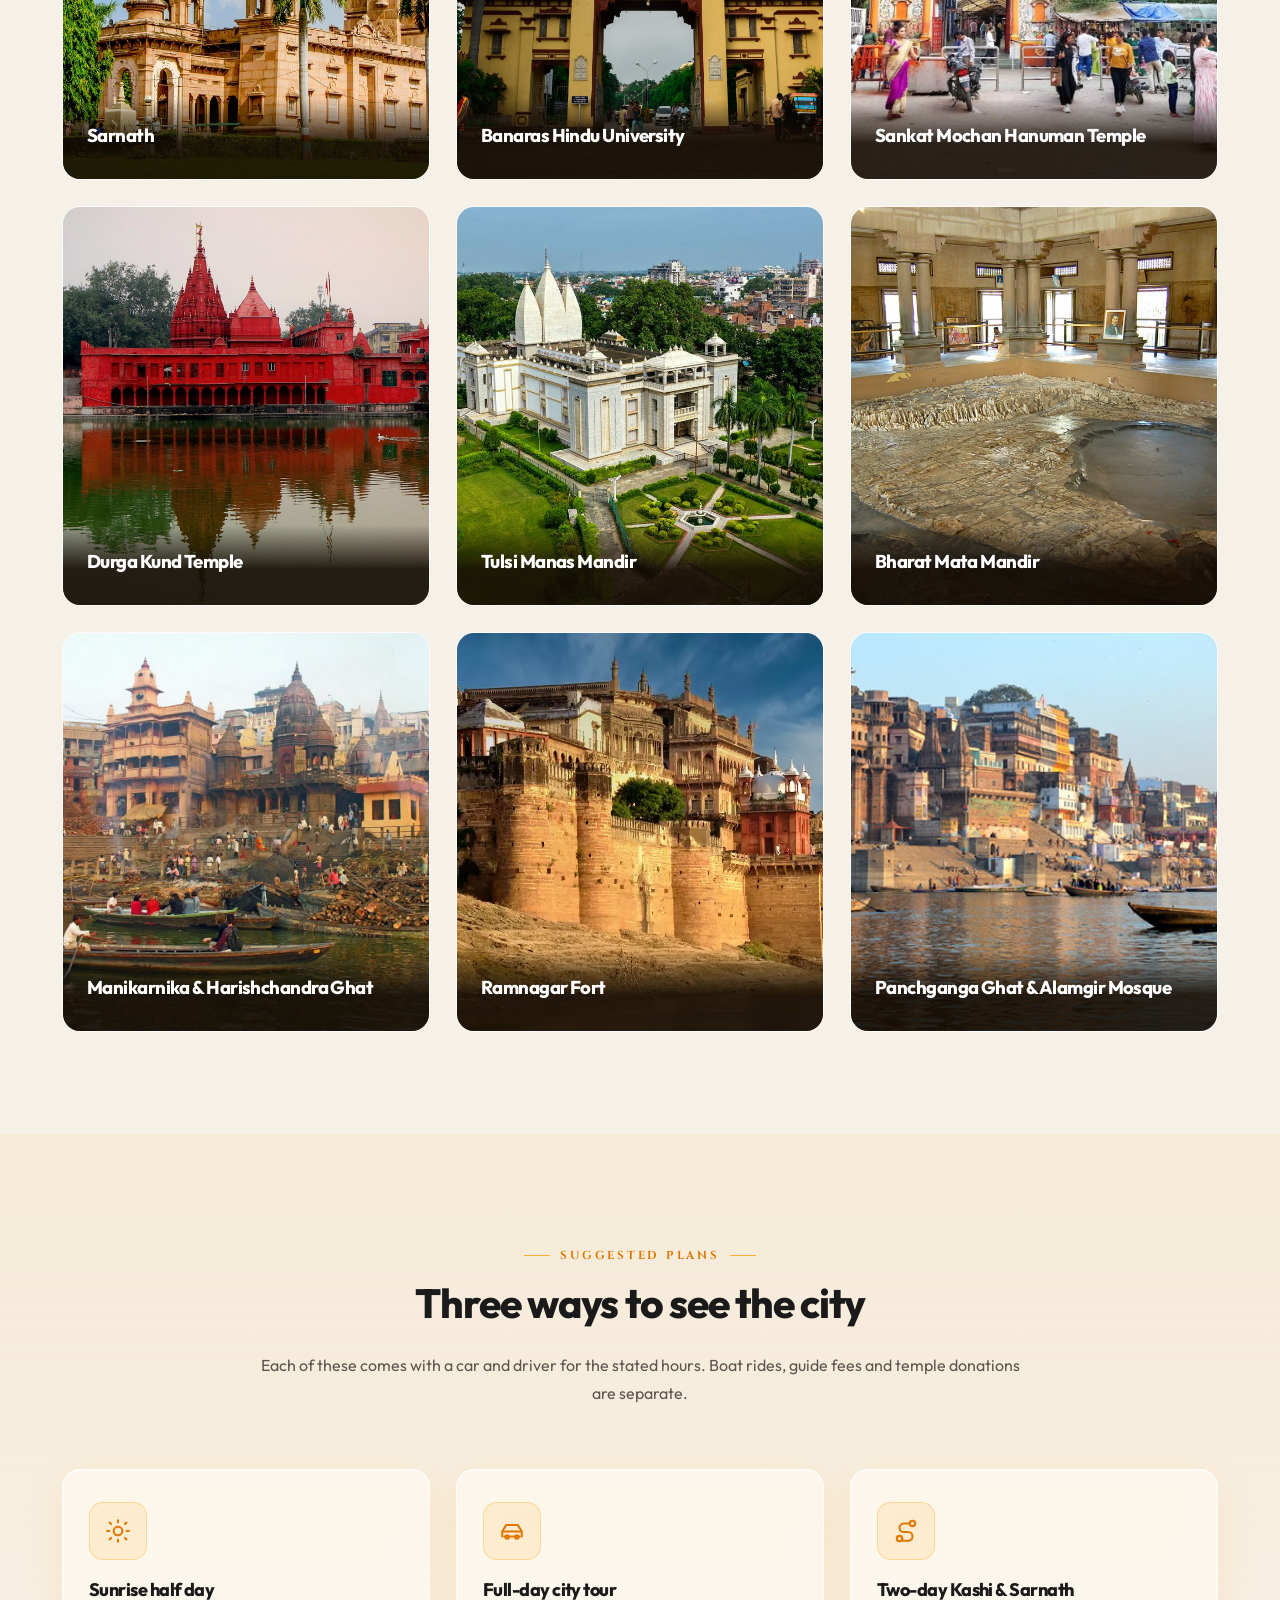
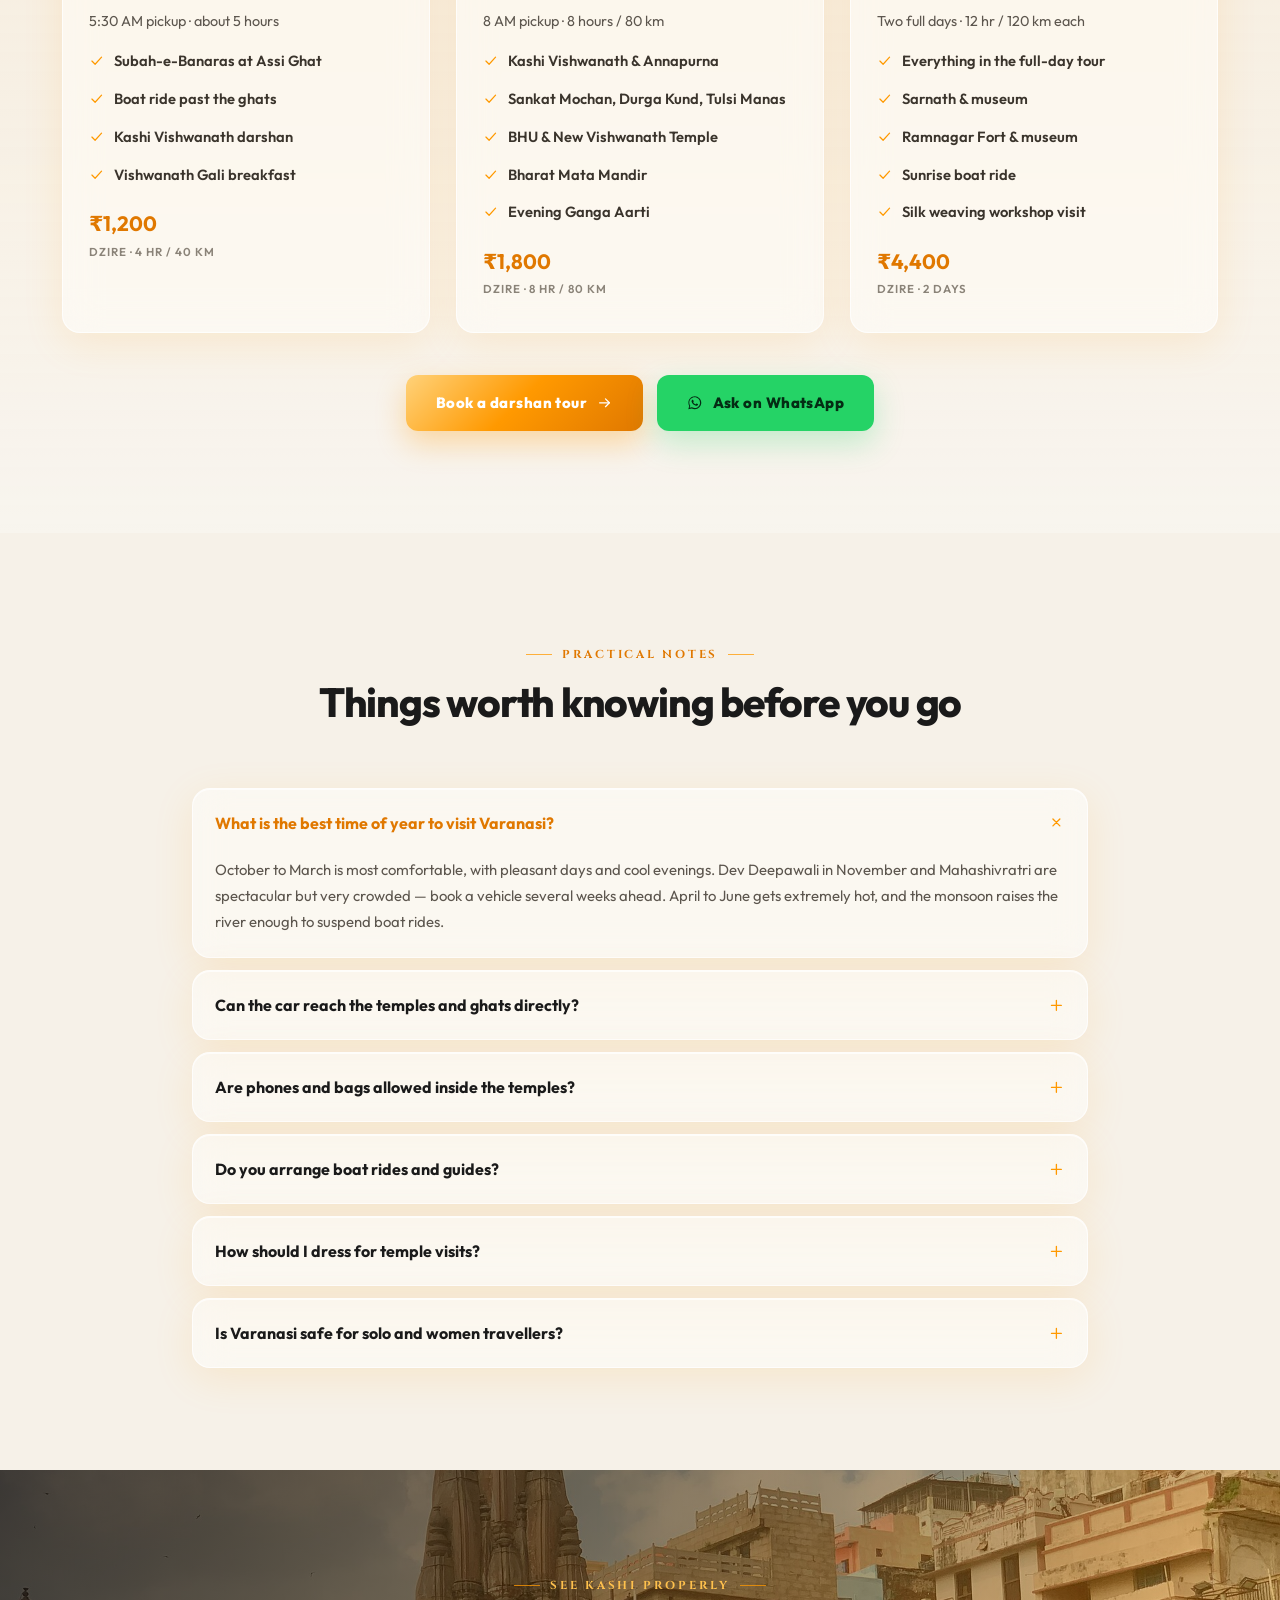
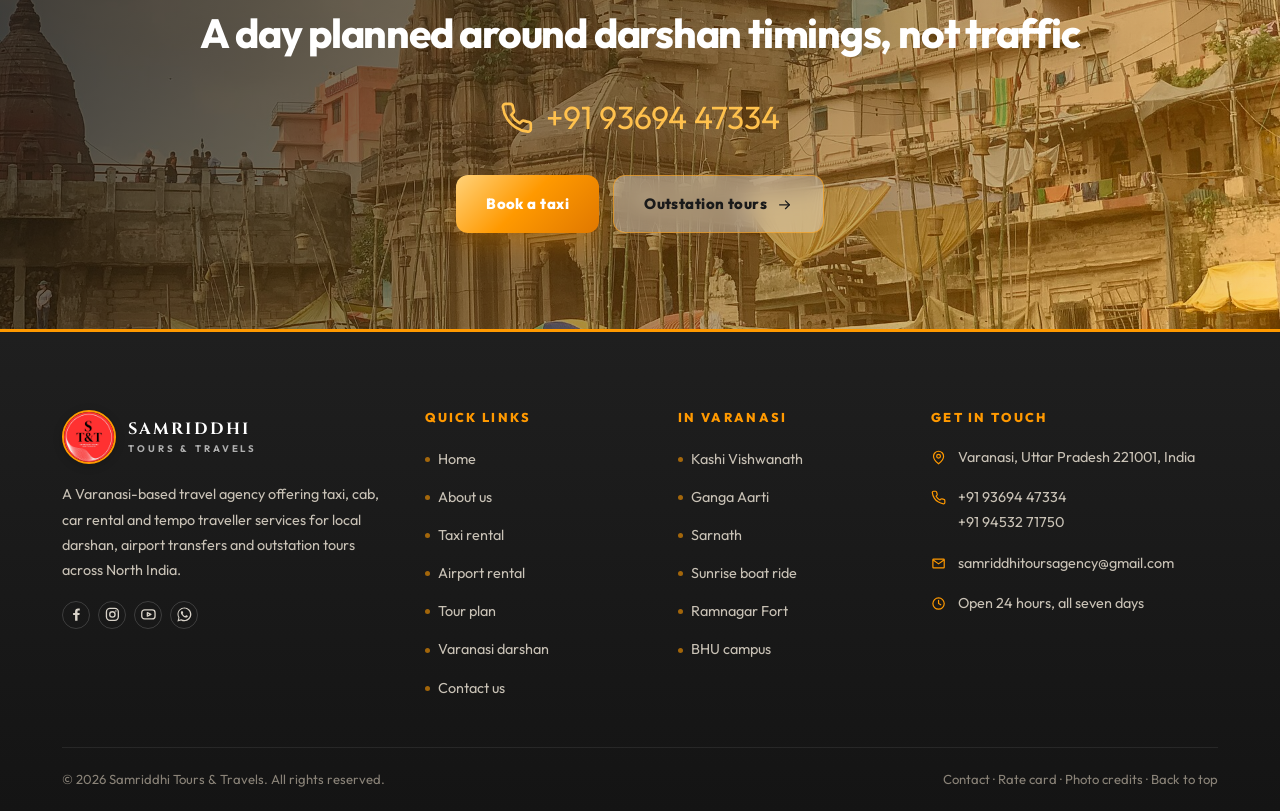
<file: sightseeing.html>
<!DOCTYPE html>
<html lang="en">

<head>
  <meta charset="UTF-8" />
  <meta name="viewport" content="width=device-width, initial-scale=1" />
  <title>Varanasi Sightseeing &amp; Darshan Tour | Samriddhi Tours &amp; Travels</title>
  <meta name="description"
    content="Varanasi sightseeing by taxi — Kashi Vishwanath, Ganga Aarti at Dashashwamedh, Sarnath, BHU, Sankat Mochan, Durga Kund, Tulsi Manas Mandir, Ramnagar Fort and sunrise boat rides. Half-day and full-day plans." />
  <meta name="keywords"
    content="Varanasi sightseeing, Varanasi darshan taxi, Kashi Vishwanath darshan, Ganga Aarti Varanasi, Sarnath tour, Varanasi city tour package" />
  <meta name="robots" content="index, follow" />
  <link rel="canonical" href="https://samriddhitoursagency.me/sightseeing.html" />
  <meta property="og:title" content="Varanasi Sightseeing &amp; Darshan Tour | Samriddhi Tours &amp; Travels" />
  <meta property="og:description"
    content="A full day in Kashi, planned around darshan and aarti timings by drivers who know every lane." />
  <meta property="og:image" content="assets/img/page-sightseeing.jpg" />
  <link rel="icon" href="assets/img/logo.jpg?v=2" />
  <link rel="preconnect" href="https://fonts.googleapis.com" />
  <link rel="preconnect" href="https://fonts.gstatic.com" crossorigin />
  <link
    href="https://fonts.googleapis.com/css2?family=Cinzel:wght@500;700&family=Playfair+Display:wght@600;700&family=Manrope:wght@400;500;600;700;800&display=swap"
    rel="stylesheet" />
  <link rel="stylesheet" href="assets/css/style.css?v=header3" />
</head>

<body>

  <svg width="0" height="0" style="position:absolute" aria-hidden="true" focusable="false">
    <symbol id="i-phone" viewBox="0 0 24 24">
      <path
        d="M22 16.9v3a2 2 0 0 1-2.2 2 19.8 19.8 0 0 1-8.6-3.1 19.5 19.5 0 0 1-6-6A19.8 19.8 0 0 1 2.1 4.2 2 2 0 0 1 4.1 2h3a2 2 0 0 1 2 1.7c.1 1 .4 1.9.7 2.8a2 2 0 0 1-.5 2.1L8.1 9.9a16 16 0 0 0 6 6l1.3-1.3a2 2 0 0 1 2.1-.4c.9.3 1.8.6 2.8.7a2 2 0 0 1 1.7 2Z" />
    </symbol>
    <symbol id="i-wa" viewBox="0 0 24 24">
      <path
        d="M12.04 2c-5.46 0-9.91 4.45-9.91 9.91 0 1.75.46 3.45 1.32 4.95L2 22l5.25-1.38a9.9 9.9 0 0 0 4.79 1.22c5.46 0 9.91-4.45 9.91-9.91 0-2.65-1.03-5.14-2.9-7.01A9.82 9.82 0 0 0 12.04 2Zm0 18.13c-1.53 0-3.03-.41-4.34-1.19l-.31-.18-3.23.85.86-3.15-.2-.32a8.23 8.23 0 0 1-1.26-4.38c0-4.54 3.7-8.23 8.24-8.23 2.2 0 4.27.86 5.82 2.41a8.18 8.18 0 0 1 2.41 5.83c0 4.54-3.7 8.24-8.19 8.24Zm4.52-6.16c-.25-.12-1.47-.72-1.69-.81-.23-.08-.39-.12-.56.12-.16.25-.64.81-.79.97-.14.17-.29.19-.54.06-.25-.12-1.06-.39-2.02-1.24-.75-.67-1.25-1.49-1.4-1.74-.14-.25-.01-.38.11-.5.11-.11.25-.29.37-.43.12-.15.16-.25.25-.41.08-.17.04-.31-.02-.43-.06-.12-.56-1.34-.76-1.84-.2-.48-.41-.41-.56-.42h-.48c-.16 0-.43.06-.66.31-.22.25-.86.85-.86 2.06s.88 2.39 1 2.56c.12.16 1.72 2.63 4.17 3.69.58.25 1.04.4 1.39.51.59.19 1.12.16 1.54.1.47-.07 1.47-.6 1.68-1.18.21-.58.21-1.08.14-1.18-.06-.11-.22-.17-.47-.29Z" />
    </symbol>
    <symbol id="i-mail" viewBox="0 0 24 24">
      <path d="M4 5h16a1 1 0 0 1 1 1v12a1 1 0 0 1-1 1H4a1 1 0 0 1-1-1V6a1 1 0 0 1 1-1Z" />
      <path d="m3.5 6.5 8.5 6 8.5-6" />
    </symbol>
    <symbol id="i-pin" viewBox="0 0 24 24">
      <path d="M20 10c0 6-8 12-8 12s-8-6-8-12a8 8 0 0 1 16 0Z" />
      <circle cx="12" cy="10" r="3" />
    </symbol>
    <symbol id="i-clock" viewBox="0 0 24 24">
      <circle cx="12" cy="12" r="9" />
      <path d="M12 7v5l3.5 2" />
    </symbol>
    <symbol id="i-check" viewBox="0 0 24 24">
      <path d="m4.5 12.5 5 5 10-11" />
    </symbol>
    <symbol id="i-arrow" viewBox="0 0 24 24">
      <path d="M4 12h15" />
      <path d="m13 6 6 6-6 6" />
    </symbol>
    <symbol id="i-plus" viewBox="0 0 24 24">
      <path d="M12 5v14M5 12h14" />
    </symbol>
    <symbol id="i-car" viewBox="0 0 24 24">
      <path d="M5 17h14M3 17v-4.2c0-.4.1-.7.3-1L6 7.3c.3-.5.9-.8 1.5-.8h9c.6 0 1.2.3 1.5.8l2.7 4.5c.2.3.3.6.3 1V17" />
      <path d="M3.5 12.5h17" />
      <circle cx="7.5" cy="17.5" r="1.6" />
      <circle cx="16.5" cy="17.5" r="1.6" />
    </symbol>
    <symbol id="i-route" viewBox="0 0 24 24">
      <circle cx="6" cy="19" r="2.5" />
      <circle cx="18" cy="5" r="2.5" />
      <path d="M15.5 5H10a4 4 0 0 0 0 8h4a4 4 0 0 1 0 8H8.5" />
    </symbol>
    <symbol id="i-headset" viewBox="0 0 24 24">
      <path d="M4 14v-2a8 8 0 0 1 16 0v2" />
      <path
        d="M4 14h2.5a1 1 0 0 1 1 1v3.5a1 1 0 0 1-1 1H5.5A1.5 1.5 0 0 1 4 18ZM20 14h-2.5a1 1 0 0 0-1 1V20a2.5 2.5 0 0 1-2.5 2.5h-1.5" />
    </symbol>
    <symbol id="i-sun" viewBox="0 0 24 24">
      <circle cx="12" cy="12" r="4" />
      <path d="M12 2v2M12 20v2M4.2 4.2l1.4 1.4M18.4 18.4l1.4 1.4M2 12h2M20 12h2M4.2 19.8l1.4-1.4M18.4 5.6l1.4-1.4" />
    </symbol>
    <symbol id="i-fb" viewBox="0 0 24 24">
      <path
        d="M13.6 21v-8h2.7l.4-3.1h-3.1V7.9c0-.9.2-1.5 1.5-1.5h1.7V3.6c-.3 0-1.3-.1-2.5-.1-2.5 0-4.2 1.5-4.2 4.3v2.1H7.3V13h2.8v8Z" />
    </symbol>
    <symbol id="i-ig" viewBox="0 0 24 24">
      <rect x="3.5" y="3.5" width="17" height="17" rx="5" />
      <circle cx="12" cy="12" r="3.8" />
      <circle cx="17" cy="7" r="1.1" fill="currentColor" stroke="none" />
    </symbol>
    <symbol id="i-yt" viewBox="0 0 24 24">
      <rect x="2.5" y="5.5" width="19" height="13" rx="4" />
      <path d="m10.5 9.5 5 2.5-5 2.5Z" />
    </symbol>
  </svg>

  <div class="topbar">
    <div class="container topbar__in">
      <ul class="topbar__list">
        <li><svg class="icon">
            <use href="#i-phone" />
          </svg> <a href="tel:+919369447334">+91 93694 47334</a></li>
        <li><svg class="icon">
            <use href="#i-mail" />
          </svg> <a href="mailto:samriddhitoursagency@gmail.com">samriddhitoursagency@gmail.com</a></li>
        <li class="topbar__hours"><svg class="icon">
            <use href="#i-clock" />
          </svg> Open 24 &times; 7</li>
      </ul>
      <div class="socials">
        <a href="https://www.facebook.com/1279841511881621/" aria-label="Facebook"><svg class="icon icon--fill">
            <use href="#i-fb" />
          </svg></a>
        <a href="#" aria-label="Instagram"><svg class="icon">
            <use href="#i-ig" />
          </svg></a>
        <a href="#" aria-label="YouTube"><svg class="icon">
            <use href="#i-yt" />
          </svg></a>
      </div>
    </div>
  </div>

  <header class="header">
    <div class="container header__in">
      <a class="brand" href="index.html">
        <img src="assets/img/logo.jpg?v=2" alt="Samriddhi Tours &amp; Travels logo" width="70" height="70" />
        <span class="brand__name">Samriddhi<span class="brand__sub">Tours &amp; Travels</span></span>
      </a>
      <nav class="nav" id="nav" aria-label="Main navigation">
        <a href="index.html">Home</a>
        <a href="about.html">About Us</a>
        <a href="taxi-rental.html">Taxi Rental</a>
        <a href="airport-rental.html">Airport Rental</a>
        <a href="tour-plan.html">Tour Plan</a>
        <a href="sightseeing.html" aria-current="page">Varanasi Darshan</a>
        <a href="contact.html">Contact</a>
        <a class="btn btn--sm" href="contact.html#book">Book a Taxi</a>
      </nav>
      <div class="header__cta">
        <a class="header__phone" href="tel:+919369447334">
          <svg class="icon">
            <use href="#i-headset" />
          </svg>
          <span>Call us now<strong>+91 93694 47334</strong></span>
        </a>
        <a class="btn btn--sm" href="contact.html#book">Book a Taxi</a>
        <button class="burger" type="button" aria-label="Toggle menu" aria-expanded="false"
          aria-controls="nav"><i></i><i></i><i></i></button>
      </div>
    </div>
  </header>

  <main id="main">

    <section class="pagehead">
      <img src="assets/img/page-sightseeing.jpg" alt="" />
      <div class="container">
        <span class="eyebrow">Varanasi darshan</span>
        <h1>Sightseeing in Kashi</h1>
        <div class="crumbs"><a href="index.html">Home</a> / <span>Varanasi darshan</span></div>
      </div>
    </section>

    <!-- ===================================================== intro -->
    <section class="section" style="padding-bottom:0">
      <div class="container" style="max-width:860px;text-align:center">
        <div class="reveal">
          <span class="eyebrow">The oldest living city</span>
          <h2>Timing matters more than distance here</h2>
          <p>
            Varanasi rewards people who arrive at the right hour. The ghats are at their best before
            sunrise, Kashi Vishwanath is calmest mid-morning, Sarnath is a quiet early afternoon, and
            the Ganga Aarti needs you seated well before 6:45 PM. Our drivers plan the day in that
            order — so you see more, queue less, and never feel rushed.
          </p>
        </div>
      </div>
    </section>

    <!-- ===================================================== spots -->
    <section class="section">
      <div class="container">
        <div class="grid g-3 mobile-two-up">
          <article class="spot spot--tall reveal">
            <img src="assets/img/spot-vishwanath.jpg" alt="Kashi Vishwanath Temple" loading="lazy" />
            <div class="spot__body">
              <h3>Kashi Vishwanath Temple</h3>
              <p>One of the twelve Jyotirlingas and the heart of the city. Mangala Aarti runs 3&ndash;4 AM, Bhog Aarti
                11:30 AM&ndash;12 PM, Sandhya Aarti around 7 PM. Phones and bags are not allowed inside — we park close
                to a permitted gate and hold your belongings in the car.</p>
            </div>
          </article>

          <article class="spot spot--tall reveal">
            <img src="assets/img/spot-aarti.jpg" alt="Ganga Aarti at Dashashwamedh Ghat" loading="lazy" />
            <div class="spot__body">
              <h3>Ganga Aarti, Dashashwamedh Ghat</h3>
              <p>The grand choreographed aarti begins around 6:45 PM and lasts roughly 45 minutes. Regulars arrive an
                hour early for a good spot, or take a boat for a view from the water. We drop as close as traffic allows
                and wait until you are done.</p>
            </div>
          </article>

          <article class="spot spot--tall reveal">
            <img src="assets/img/spot-assi.jpg" alt="Assi Ghat at sunrise" loading="lazy" />
            <div class="spot__body">
              <h3>Assi Ghat &amp; sunrise boat ride</h3>
              <p>Subah-e-Banaras starts with music and yoga on the ghat at first light. A 5:30 AM pickup gets you there
                in time for the boat ride upriver past Harishchandra, Kedar and Dashashwamedh in the softest light of
                the day.</p>
            </div>
          </article>

          <article class="spot spot--tall reveal">
            <img src="assets/img/spot-sarnath.jpg" alt="Dhamek Stupa at Sarnath" loading="lazy" />
            <div class="spot__body">
              <h3>Sarnath</h3>
              <p>Thirteen kilometres out, where the Buddha gave his first sermon. Dhamek Stupa, the Ashoka pillar, the
                monastery ruins, the Thai and Tibetan temples and the museum with the original Lion Capital. Museum
                shuts on Fridays.</p>
            </div>
          </article>

          <article class="spot spot--tall reveal">
            <img src="assets/img/spot-bhu.jpg" alt="Banaras Hindu University" loading="lazy" />
            <div class="spot__body">
              <h3>Banaras Hindu University</h3>
              <p>Founded in 1916 by Pandit Madan Mohan Malviya and one of Asia&rsquo;s largest residential campuses. The
                New Vishwanath Temple stands at its centre, with Bharat Kala Bhavan museum nearby — an unhurried, green
                counterpoint to the old city.</p>
            </div>
          </article>

          <article class="spot spot--tall reveal">
            <img src="assets/img/spot-sankatmochan.jpg" alt="Sankat Mochan Hanuman Temple" loading="lazy" />
            <div class="spot__body">
              <h3>Sankat Mochan Hanuman Temple</h3>
              <p>Founded by Tulsidas, and the rare temple where Hanuman faces his Lord Rama. Tuesdays and Saturdays are
                busiest. The besan ke laddoo sold as prasad here is worth the queue.</p>
            </div>
          </article>

          <article class="spot spot--tall reveal">
            <img src="assets/img/spot-durga.jpg" alt="Durga Kund Temple" loading="lazy" />
            <div class="spot__body">
              <h3>Durga Kund Temple</h3>
              <p>An 18th-century Nagara-style temple washed in ochre red, beside a stepped tank that once fed directly
                from the river. Especially alive during Navratri.</p>
            </div>
          </article>

          <article class="spot spot--tall reveal">
            <img src="assets/img/spot-tulsi.jpg" alt="Tulsi Manas Mandir" loading="lazy" />
            <div class="spot__body">
              <h3>Tulsi Manas Mandir</h3>
              <p>A white marble shikhara temple built in 1964, its walls engraved with verses from the Ram Charit Manas.
                Tulsidas is said to have written the epic on this very spot.</p>
            </div>
          </article>

          <article class="spot spot--tall reveal">
            <img src="assets/img/spot-bharatmata.jpg" alt="Bharat Mata Mandir" loading="lazy" />
            <div class="spot__body">
              <h3>Bharat Mata Mandir</h3>
              <p>Built in 1936 inside the Kashi Vidyapith campus and dedicated not to a deity but to India itself — a
                vast marble relief map of the undivided subcontinent, carved to scale.</p>
            </div>
          </article>

          <article class="spot spot--tall reveal">
            <img src="assets/img/spot-manikarnika.jpg" alt="Manikarnika Ghat" loading="lazy" />
            <div class="spot__body">
              <h3>Manikarnika &amp; Harishchandra Ghat</h3>
              <p>The cremation ghats, burning without pause for centuries — the reason many come to Kashi at all.
                Photography is not permitted; we will brief you on how to visit respectfully.</p>
            </div>
          </article>

          <article class="spot spot--tall reveal">
            <img src="assets/img/spot-ramnagar.jpg" alt="Ramnagar Fort" loading="lazy" />
            <div class="spot__body">
              <h3>Ramnagar Fort</h3>
              <p>The 18th-century sandstone seat of the Maharaja of Banaras, across the river. Its Saraswati Bhawan
                museum holds vintage cars, palanquins, weapons and an astronomical clock from 1852.</p>
            </div>
          </article>

          <article class="spot spot--tall reveal">
            <img src="assets/img/spot-alamgir.jpg" alt="Alamgir Mosque above Panchganga Ghat" loading="lazy" />
            <div class="spot__body">
              <h3>Panchganga Ghat &amp; Alamgir Mosque</h3>
              <p>Where five rivers are said to meet. The Alamgir Mosque rises above it, its domes and minarets forming
                the most recognisable silhouette on the northern stretch of the riverfront.</p>
            </div>
          </article>
        </div>
      </div>
    </section>

    <!-- ===================================================== itineraries -->
    <section class="section section--alt">
      <div class="container">
        <div class="sec-head reveal">
          <span class="eyebrow">Suggested plans</span>
          <h2>Three ways to see the city</h2>
          <p>Each of these comes with a car and driver for the stated hours. Boat rides, guide fees and temple donations
            are separate.</p>
        </div>

        <div class="grid g-3">
          <article class="feature reveal">
            <div class="feature__ico"><svg class="icon">
                <use href="#i-sun" />
              </svg></div>
            <h3>Sunrise half day</h3>
            <p style="margin-bottom:14px">5:30 AM pickup &middot; about 5 hours</p>
            <ul class="ticks" style="margin-bottom:18px">
              <li><svg class="icon">
                  <use href="#i-check" />
                </svg> Subah-e-Banaras at Assi Ghat</li>
              <li><svg class="icon">
                  <use href="#i-check" />
                </svg> Boat ride past the ghats</li>
              <li><svg class="icon">
                  <use href="#i-check" />
                </svg> Kashi Vishwanath darshan</li>
              <li><svg class="icon">
                  <use href="#i-check" />
                </svg> Vishwanath Gali breakfast</li>
            </ul>
            <span class="price">&#8377;1,200 <small>Dzire &middot; 4 hr / 40 km</small></span>
          </article>

          <article class="feature reveal">
            <div class="feature__ico"><svg class="icon">
                <use href="#i-car" />
              </svg></div>
            <h3>Full-day city tour</h3>
            <p style="margin-bottom:14px">8 AM pickup &middot; 8 hours / 80 km</p>
            <ul class="ticks" style="margin-bottom:18px">
              <li><svg class="icon">
                  <use href="#i-check" />
                </svg> Kashi Vishwanath &amp; Annapurna</li>
              <li><svg class="icon">
                  <use href="#i-check" />
                </svg> Sankat Mochan, Durga Kund, Tulsi Manas</li>
              <li><svg class="icon">
                  <use href="#i-check" />
                </svg> BHU &amp; New Vishwanath Temple</li>
              <li><svg class="icon">
                  <use href="#i-check" />
                </svg> Bharat Mata Mandir</li>
              <li><svg class="icon">
                  <use href="#i-check" />
                </svg> Evening Ganga Aarti</li>
            </ul>
            <span class="price">&#8377;1,800 <small>Dzire &middot; 8 hr / 80 km</small></span>
          </article>

          <article class="feature reveal">
            <div class="feature__ico"><svg class="icon">
                <use href="#i-route" />
              </svg></div>
            <h3>Two-day Kashi &amp; Sarnath</h3>
            <p style="margin-bottom:14px">Two full days &middot; 12 hr / 120 km each</p>
            <ul class="ticks" style="margin-bottom:18px">
              <li><svg class="icon">
                  <use href="#i-check" />
                </svg> Everything in the full-day tour</li>
              <li><svg class="icon">
                  <use href="#i-check" />
                </svg> Sarnath &amp; museum</li>
              <li><svg class="icon">
                  <use href="#i-check" />
                </svg> Ramnagar Fort &amp; museum</li>
              <li><svg class="icon">
                  <use href="#i-check" />
                </svg> Sunrise boat ride</li>
              <li><svg class="icon">
                  <use href="#i-check" />
                </svg> Silk weaving workshop visit</li>
            </ul>
            <span class="price">&#8377;4,400 <small>Dzire &middot; 2 days</small></span>
          </article>
        </div>

        <div class="btn-row reveal" style="justify-content:center;margin-top:42px">
          <a class="btn" href="contact.html#book">Book a darshan tour <svg class="icon">
              <use href="#i-arrow" />
            </svg></a>
          <a class="btn btn--wa"
            href="https://wa.me/919453271750?text=Hi%2C%20I%20would%20like%20to%20book%20a%20Varanasi%20sightseeing%20tour."
            target="_blank" rel="noopener"><svg class="icon icon--fill">
              <use href="#i-wa" />
            </svg> Ask on WhatsApp</a>
        </div>
      </div>
    </section>

    <!-- ===================================================== tips -->
    <section class="section">
      <div class="container" style="max-width:940px">
        <div class="sec-head reveal">
          <span class="eyebrow">Practical notes</span>
          <h2>Things worth knowing before you go</h2>
        </div>

        <div data-acc-group class="reveal">
          <div class="acc is-open">
            <button class="acc__q" type="button">What is the best time of year to visit Varanasi? <svg class="icon">
                <use href="#i-plus" />
              </svg></button>
            <div class="acc__a">
              <div>
                <p>October to March is most comfortable, with pleasant days and cool evenings. Dev Deepawali in November
                  and Mahashivratri are spectacular but very crowded — book a vehicle several weeks ahead. April to June
                  gets extremely hot, and the monsoon raises the river enough to suspend boat rides.</p>
              </div>
            </div>
          </div>
          <div class="acc">
            <button class="acc__q" type="button">Can the car reach the temples and ghats directly? <svg class="icon">
                <use href="#i-plus" />
              </svg></button>
            <div class="acc__a">
              <div>
                <p>Not always. The old city is a maze of narrow lanes, and vehicles are barred near Kashi Vishwanath and
                  Dashashwamedh. We drop you at the closest permitted point and tell you exactly how long the walk is —
                  usually five to fifteen minutes. For elderly passengers we can arrange a cycle rickshaw or e-rickshaw
                  for the last stretch.</p>
              </div>
            </div>
          </div>
          <div class="acc">
            <button class="acc__q" type="button">Are phones and bags allowed inside the temples? <svg class="icon">
                <use href="#i-plus" />
              </svg></button>
            <div class="acc__a">
              <div>
                <p>Kashi Vishwanath does not permit phones, cameras, bags, belts or leather items. There are paid
                  lockers outside, but the simplest arrangement is to leave everything locked in the car with the
                  driver.</p>
              </div>
            </div>
          </div>
          <div class="acc">
            <button class="acc__q" type="button">Do you arrange boat rides and guides? <svg class="icon">
                <use href="#i-plus" />
              </svg></button>
            <div class="acc__a">
              <div>
                <p>Yes. We work with regular boatmen at Assi and Dashashwamedh — shared or private, rowed or motor — and
                  with government-licensed guides who can explain the ghats and temples properly. Both are billed
                  separately at their standard rates, with no commission added.</p>
              </div>
            </div>
          </div>
          <div class="acc">
            <button class="acc__q" type="button">How should I dress for temple visits? <svg class="icon">
                <use href="#i-plus" />
              </svg></button>
            <div class="acc__a">
              <div>
                <p>Modest clothing covering shoulders and knees. Footwear must come off outside every temple, so
                  slip-ons save a lot of time. Carry a thin scarf — useful in the sun and at the shrines.</p>
              </div>
            </div>
          </div>
          <div class="acc">
            <button class="acc__q" type="button">Is Varanasi safe for solo and women travellers? <svg class="icon">
                <use href="#i-plus" />
              </svg></button>
            <div class="acc__a">
              <div>
                <p>Generally yes, and the ghats stay busy well into the night. We share the driver&rsquo;s name, photo
                  and vehicle number before pickup, and our office line stays reachable through the trip. Many solo
                  travellers keep the same driver for their whole stay.</p>
              </div>
            </div>
          </div>
        </div>
      </div>
    </section>

    <section class="cta-band">
      <img class="cta-bg" src="assets/img/cta-road.jpg" alt="" loading="lazy" />
      <div class="container">
        <span class="eyebrow">See Kashi properly</span>
        <h2>A day planned around darshan timings, not traffic</h2>
        <a class="cta-phone" href="tel:+919369447334"><svg class="icon">
            <use href="#i-phone" />
          </svg> +91 93694 47334</a>
        <div class="btn-row">
          <a class="btn" href="contact.html#book">Book a taxi</a>
          <a class="btn btn--ghost" href="tour-plan.html">Outstation tours <svg class="icon">
              <use href="#i-arrow" />
            </svg></a>
        </div>
      </div>
    </section>

  </main>

  <footer class="footer">
    <div class="container">
      <div class="footer__grid">
        <div>
          <a class="brand" href="index.html">
            <img src="assets/img/logo.jpg?v=2" alt="Samriddhi Tours &amp; Travels" width="70" height="70"
              loading="lazy" />
            <span class="brand__name">Samriddhi<span class="brand__sub">Tours &amp; Travels</span></span>
          </a>
          <p>A Varanasi-based travel agency offering taxi, cab, car rental and tempo traveller services for local
            darshan, airport transfers and outstation tours across North India.</p>
          <div class="socials" style="margin-top:6px">
            <a href="https://www.facebook.com/1279841511881621/" aria-label="Facebook"><svg class="icon icon--fill">
                <use href="#i-fb" />
              </svg></a>
            <a href="#" aria-label="Instagram"><svg class="icon">
                <use href="#i-ig" />
              </svg></a>
            <a href="#" aria-label="YouTube"><svg class="icon">
                <use href="#i-yt" />
              </svg></a>
            <a href="https://wa.me/919453271750" aria-label="WhatsApp" target="_blank" rel="noopener"><svg
                class="icon icon--fill">
                <use href="#i-wa" />
              </svg></a>
          </div>
        </div>
        <div>
          <h4>Quick links</h4>
          <ul class="footer__links">
            <li><a href="index.html">Home</a></li>
            <li><a href="about.html">About us</a></li>
            <li><a href="taxi-rental.html">Taxi rental</a></li>
            <li><a href="airport-rental.html">Airport rental</a></li>
            <li><a href="tour-plan.html">Tour plan</a></li>
            <li><a href="sightseeing.html">Varanasi darshan</a></li>
            <li><a href="contact.html">Contact us</a></li>
          </ul>
        </div>
        <div>
          <h4>In Varanasi</h4>
          <ul class="footer__links">
            <li><a href="sightseeing.html">Kashi Vishwanath</a></li>
            <li><a href="sightseeing.html">Ganga Aarti</a></li>
            <li><a href="sightseeing.html">Sarnath</a></li>
            <li><a href="sightseeing.html">Sunrise boat ride</a></li>
            <li><a href="sightseeing.html">Ramnagar Fort</a></li>
            <li><a href="sightseeing.html">BHU campus</a></li>
          </ul>
        </div>
        <div>
          <h4>Get in touch</h4>
          <ul class="footer__contact">
            <li><svg class="icon">
                <use href="#i-pin" />
              </svg><span>Varanasi, Uttar Pradesh 221001, India</span></li>
            <li><svg class="icon">
                <use href="#i-phone" />
              </svg><span><a href="tel:+919369447334">+91 93694 47334</a><br /><a href="tel:+919453271750">+91 94532
                  71750</a></span></li>
            <li><svg class="icon">
                <use href="#i-mail" />
              </svg><a href="mailto:samriddhitoursagency@gmail.com">samriddhitoursagency@gmail.com</a></li>
            <li><svg class="icon">
                <use href="#i-clock" />
              </svg><span>Open 24 hours, all seven days</span></li>
          </ul>
        </div>
      </div>
      <div class="footer__bar">
        <span>&copy; <span data-year>2026</span> Samriddhi Tours &amp; Travels. All rights reserved.</span>
        <span><a href="contact.html">Contact</a> &middot; <a href="taxi-rental.html">Rate card</a> &middot; <a
            href="credits.html">Photo credits</a> &middot; <a href="#main">Back to top</a></span>
      </div>
    </div>
  </footer>

  <div class="fab">
    <a class="fab__wa" href="https://wa.me/919453271750?text=Hi%2C%20I%20would%20like%20to%20book%20a%20taxi."
      target="_blank" rel="noopener" aria-label="Chat on WhatsApp"><svg class="icon icon--fill">
        <use href="#i-wa" />
      </svg></a>
    <a class="fab__call" href="tel:+919369447334" aria-label="Call us"><svg class="icon">
        <use href="#i-phone" />
      </svg></a>
  </div>

  <div class="mobile-bar">
    <a class="m-call" href="tel:+919369447334"><svg class="icon">
        <use href="#i-phone" />
      </svg> Call Now</a>
    <a class="m-wa" href="https://wa.me/919453271750?text=Hi%2C%20I%20would%20like%20to%20book%20a%20taxi."
      target="_blank" rel="noopener"><svg class="icon icon--fill">
        <use href="#i-wa" />
      </svg> WhatsApp</a>
  </div>

  <script src="assets/js/main.js" defer></script>
</body>

</html>
</file>
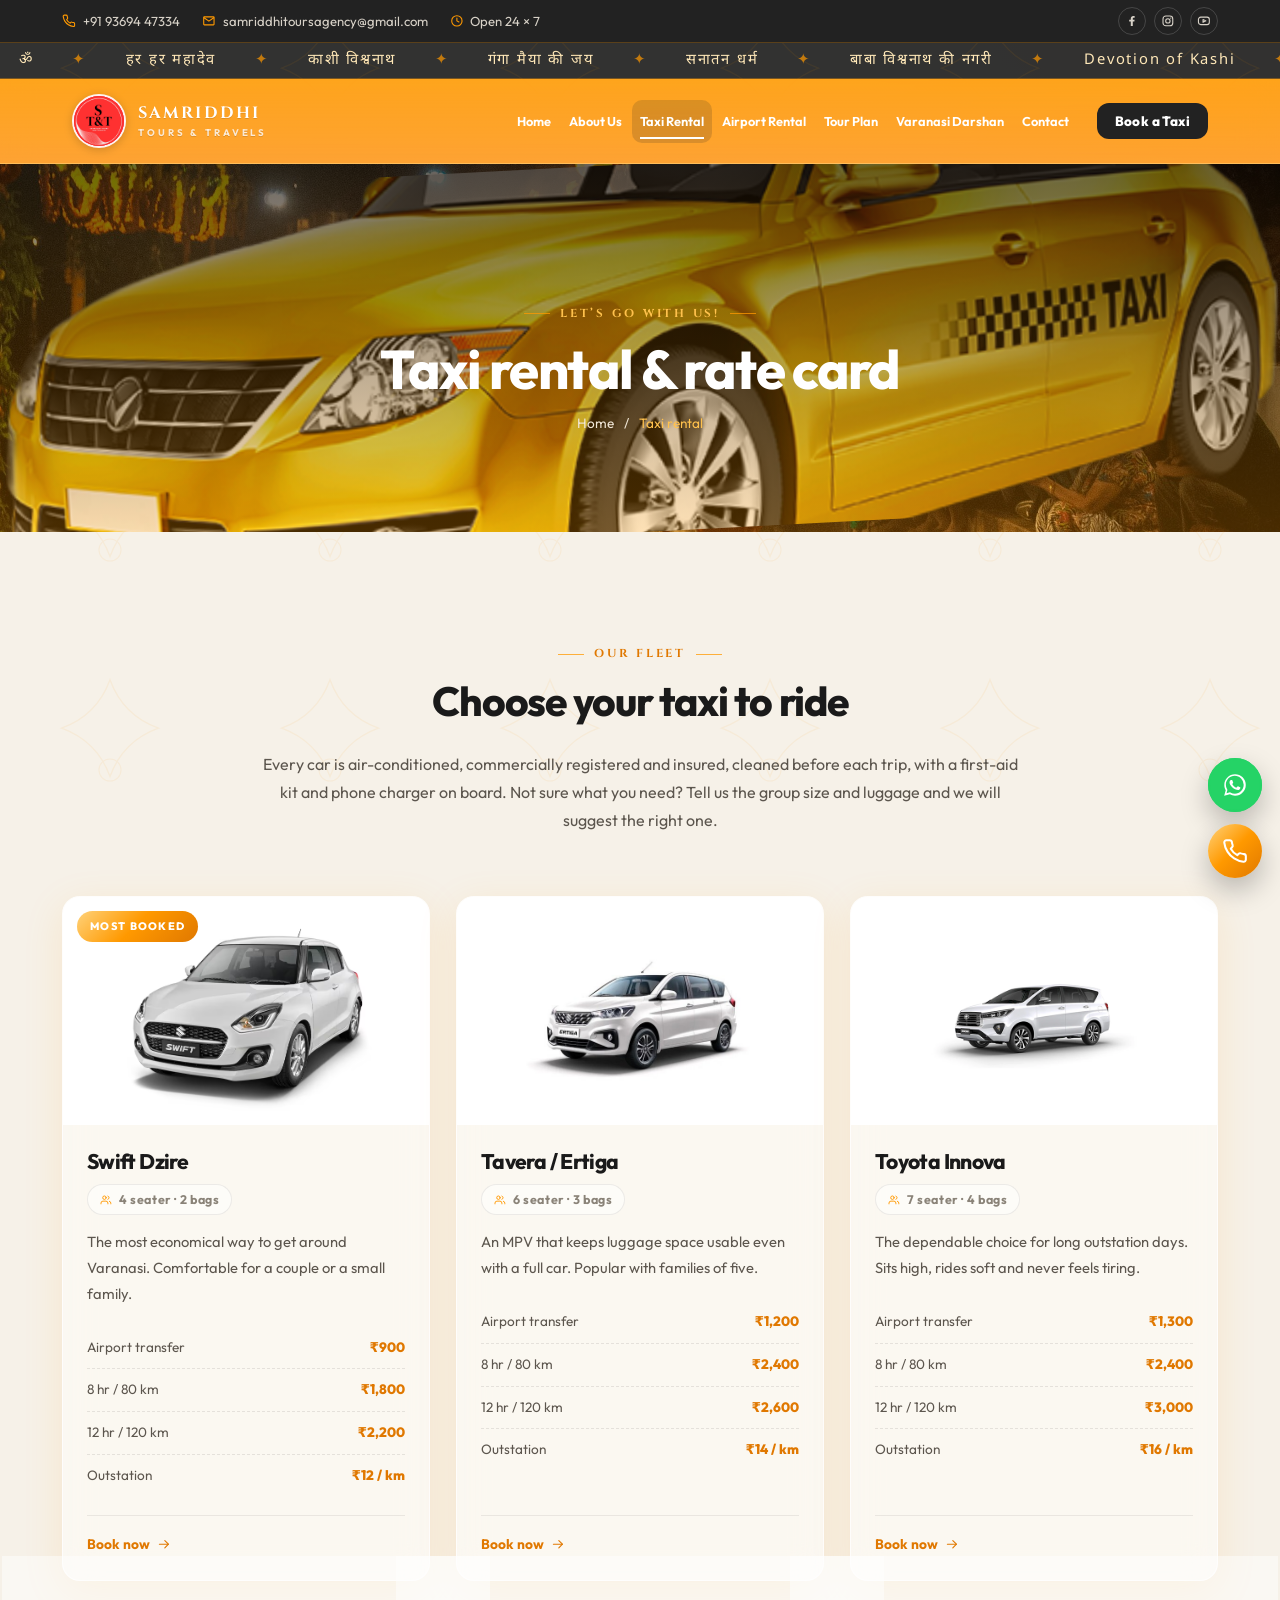
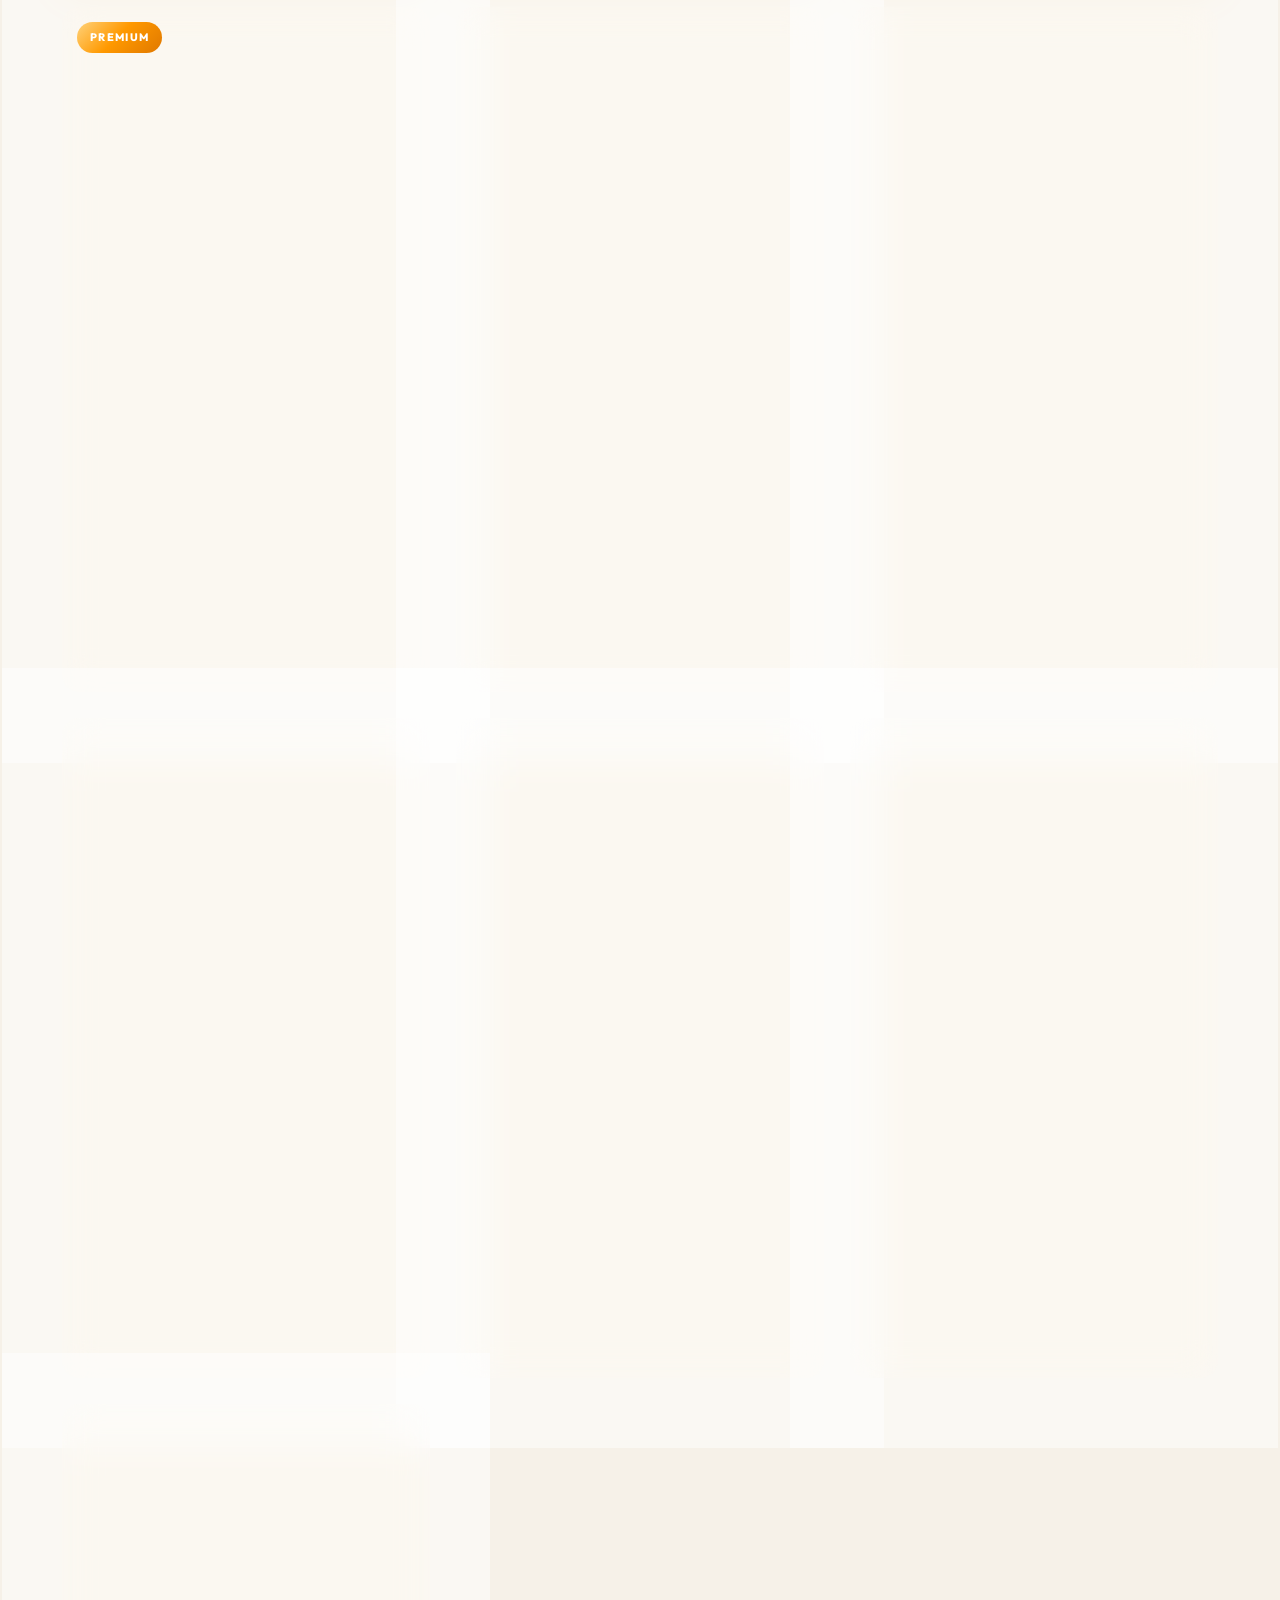
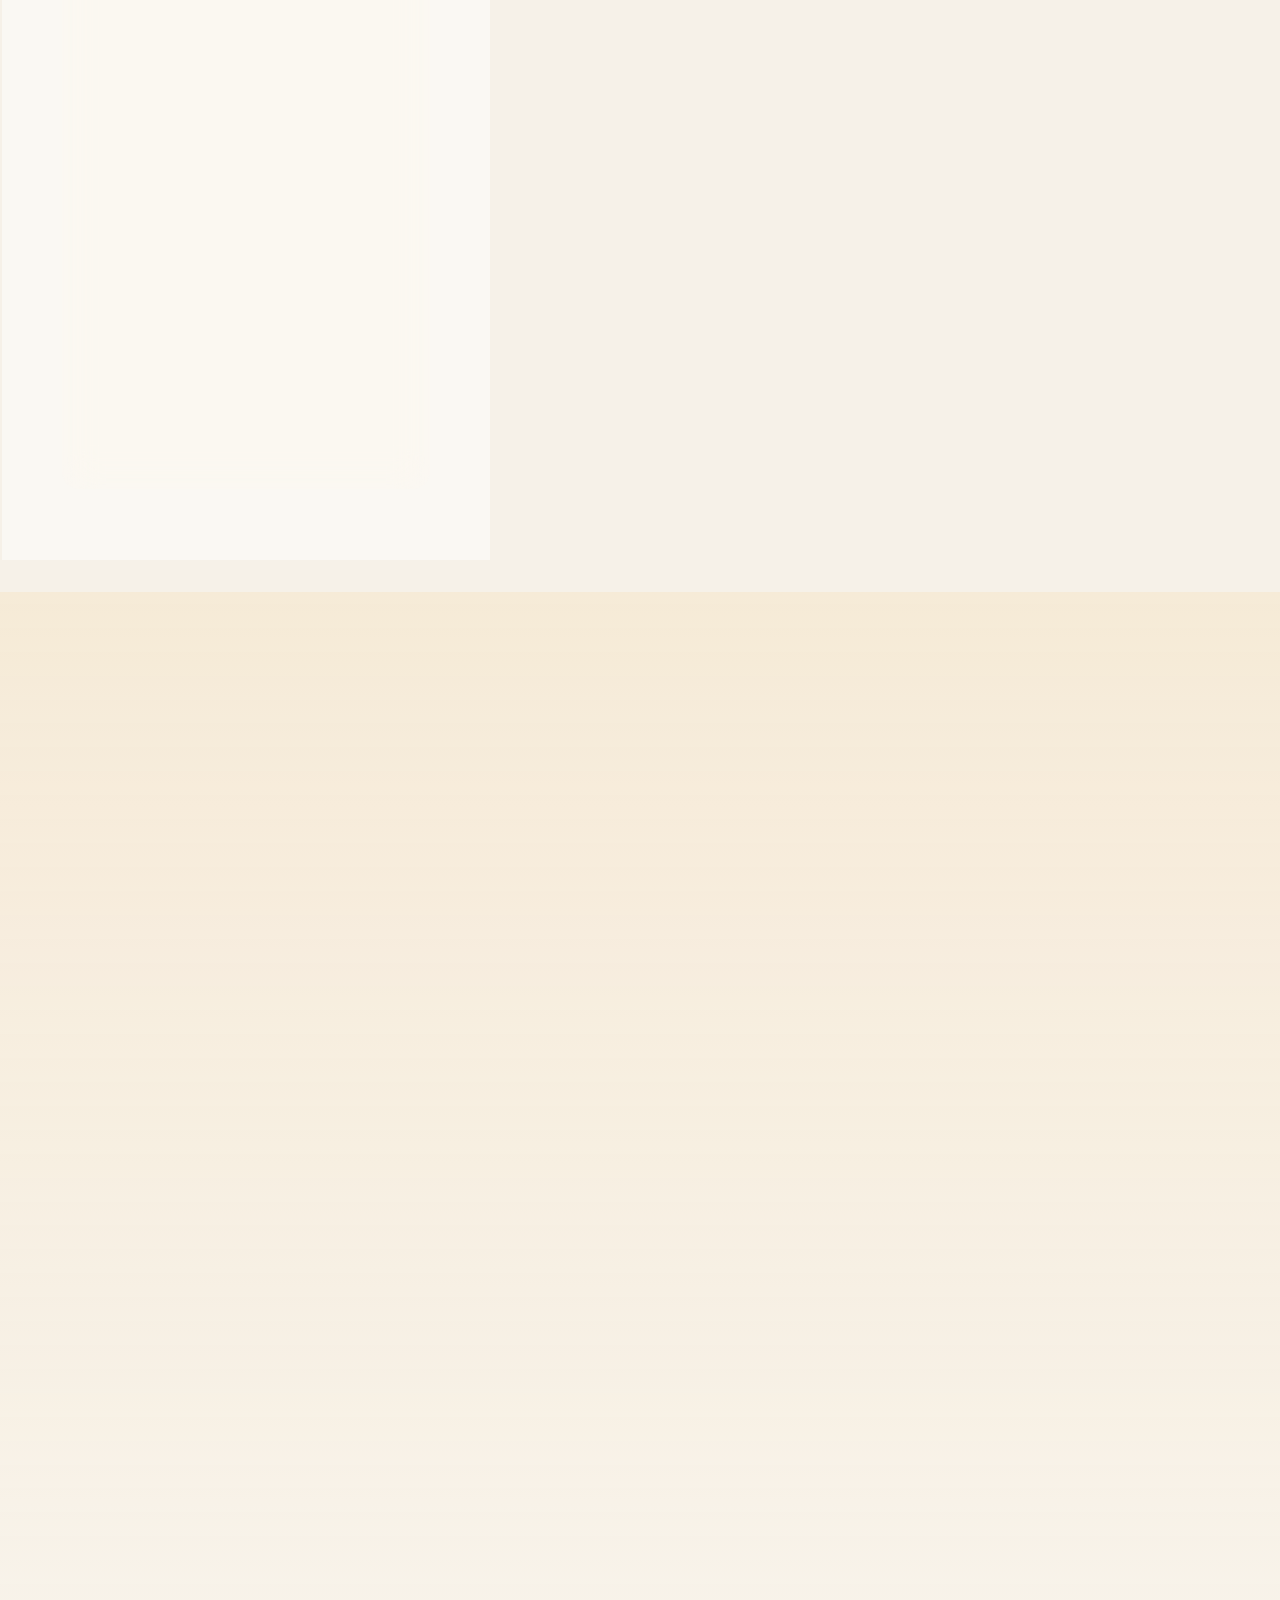
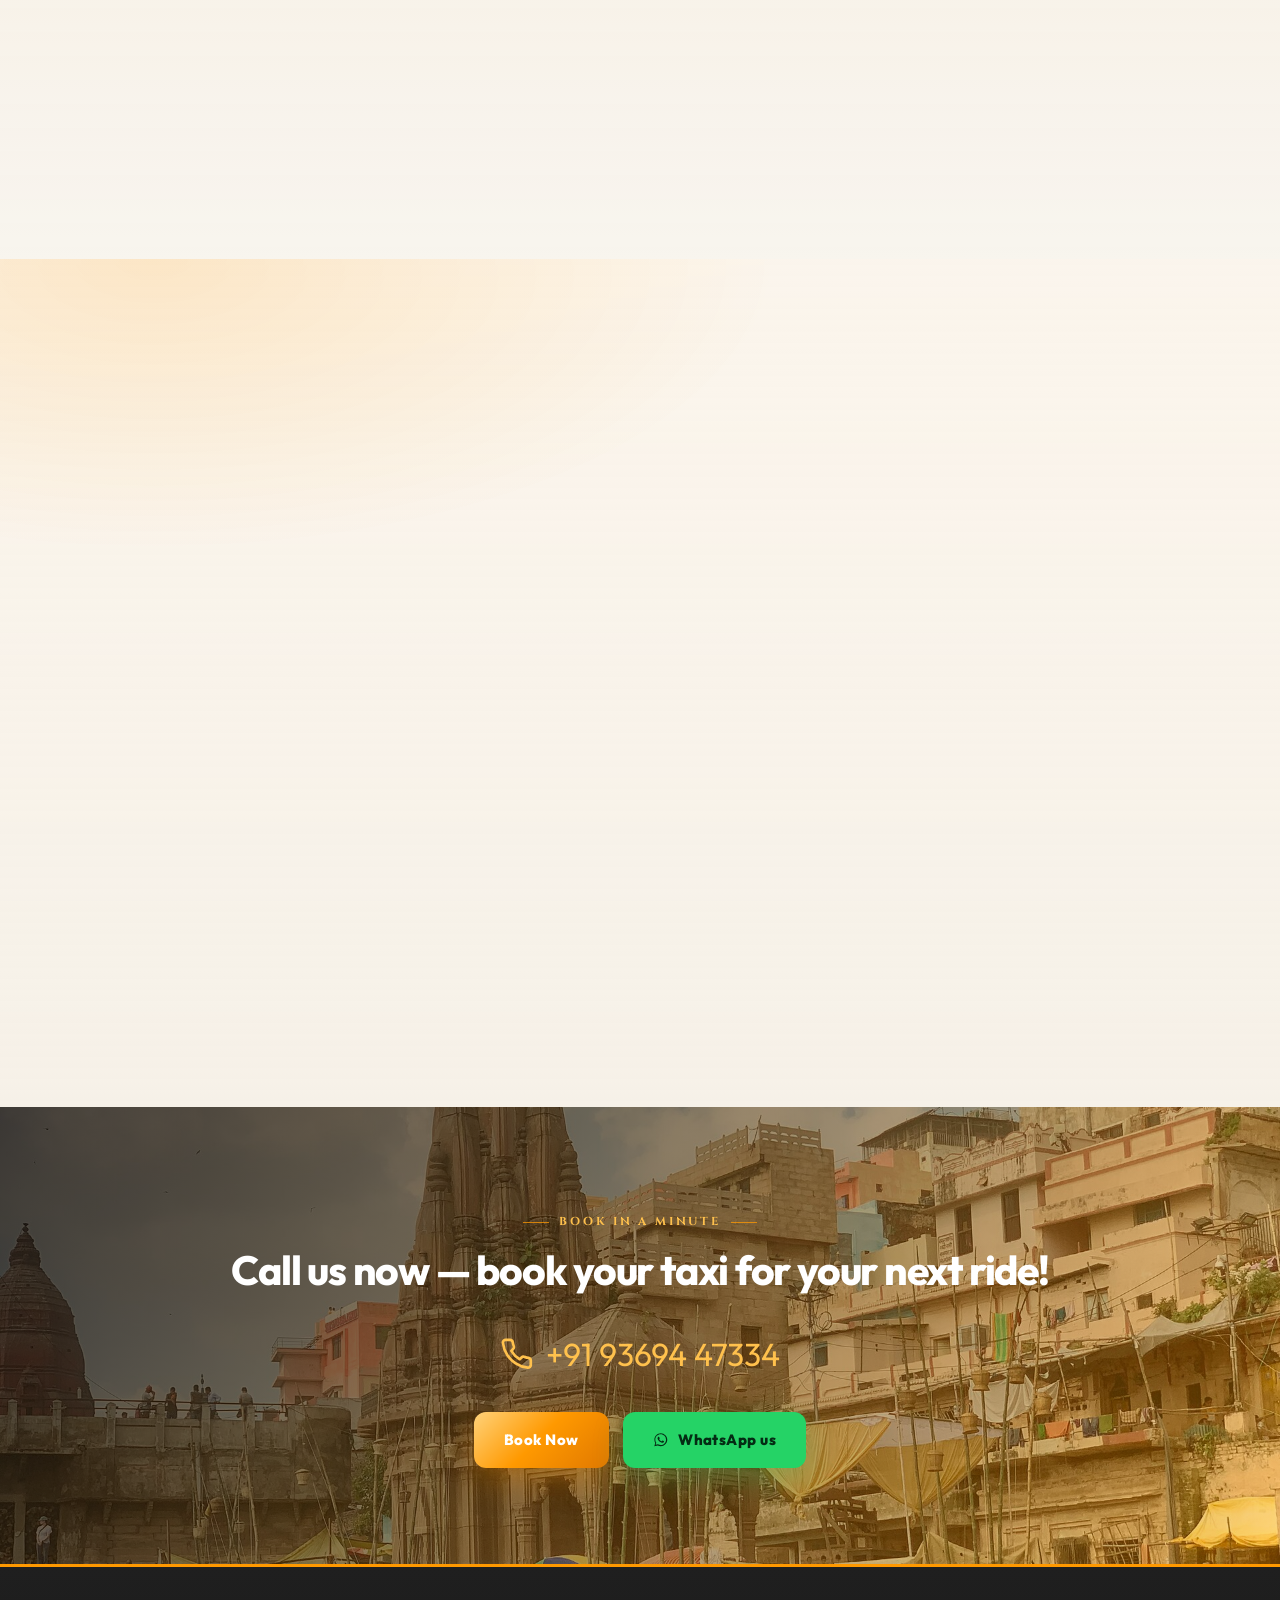
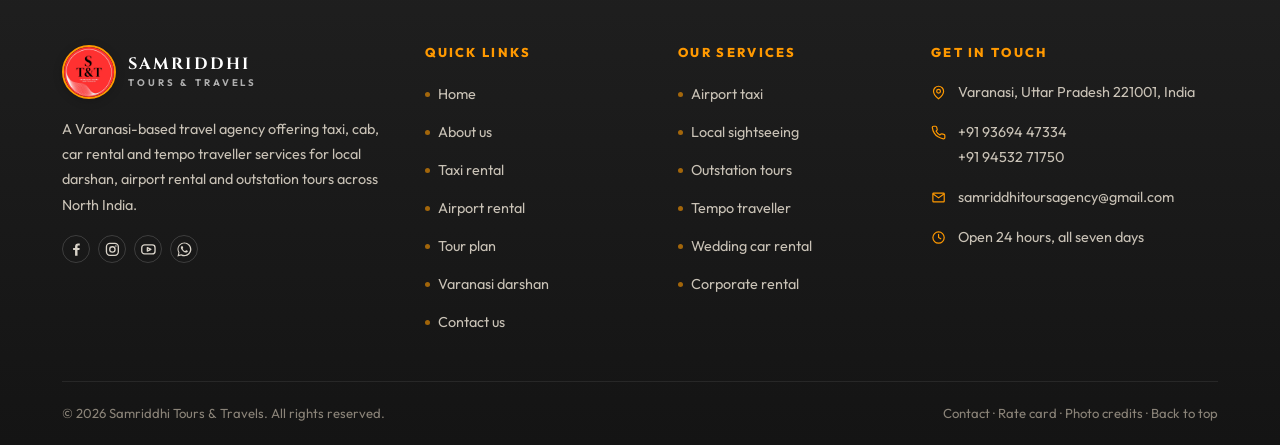
<file: taxi-rental.html>
<!DOCTYPE html>
<html lang="en">

<head>
  <meta charset="UTF-8" />
  <meta name="viewport" content="width=device-width, initial-scale=1" />
  <title>Taxi Rental in Varanasi | Rates &amp; Fleet | Samriddhi Tours &amp; Travels</title>
  <meta name="description"
    content="Taxi rental rates in Varanasi — Swift Dzire, Tavera, Ertiga, Toyota Innova, Innova Crysta, Scorpio, Honda City, Fortuner and 13/17/26 seater tempo travellers. Airport, 8hr/80km, 12hr and per-km outstation fares." />
  <meta name="keywords"
    content="taxi rental Varanasi, Varanasi taxi rate, cab fare Varanasi, tempo traveller rate Varanasi, Innova rent Varanasi, car rental price Varanasi" />
  <meta name="robots" content="index, follow" />
  <link rel="canonical" href="https://samriddhitoursagency.me/taxi-rental.html" />
  <meta property="og:title" content="Taxi Rental in Varanasi | Rates &amp; Fleet" />
  <meta property="og:description"
    content="Transparent, fixed taxi fares in Varanasi for sedans, SUVs and tempo travellers." />
  <meta property="og:image" content="assets/img/page-fleet.jpg" />
  <link rel="icon" href="assets/img/logo.jpg?v=2" />
  <link rel="preconnect" href="https://fonts.googleapis.com" />
  <link rel="preconnect" href="https://fonts.gstatic.com" crossorigin />
  <link
    href="https://fonts.googleapis.com/css2?family=Cinzel:wght@500;700&family=Playfair+Display:wght@600;700&family=Manrope:wght@400;500;600;700;800&display=swap"
    rel="stylesheet" />
  <link rel="stylesheet" href="assets/css/style.css?v=header3" />
</head>

<body>

  <svg width="0" height="0" style="position:absolute" aria-hidden="true" focusable="false">
    <symbol id="i-phone" viewBox="0 0 24 24">
      <path
        d="M22 16.9v3a2 2 0 0 1-2.2 2 19.8 19.8 0 0 1-8.6-3.1 19.5 19.5 0 0 1-6-6A19.8 19.8 0 0 1 2.1 4.2 2 2 0 0 1 4.1 2h3a2 2 0 0 1 2 1.7c.1 1 .4 1.9.7 2.8a2 2 0 0 1-.5 2.1L8.1 9.9a16 16 0 0 0 6 6l1.3-1.3a2 2 0 0 1 2.1-.4c.9.3 1.8.6 2.8.7a2 2 0 0 1 1.7 2Z" />
    </symbol>
    <symbol id="i-wa" viewBox="0 0 24 24">
      <path
        d="M12.04 2c-5.46 0-9.91 4.45-9.91 9.91 0 1.75.46 3.45 1.32 4.95L2 22l5.25-1.38a9.9 9.9 0 0 0 4.79 1.22c5.46 0 9.91-4.45 9.91-9.91 0-2.65-1.03-5.14-2.9-7.01A9.82 9.82 0 0 0 12.04 2Zm0 18.13c-1.53 0-3.03-.41-4.34-1.19l-.31-.18-3.23.85.86-3.15-.2-.32a8.23 8.23 0 0 1-1.26-4.38c0-4.54 3.7-8.23 8.24-8.23 2.2 0 4.27.86 5.82 2.41a8.18 8.18 0 0 1 2.41 5.83c0 4.54-3.7 8.24-8.19 8.24Zm4.52-6.16c-.25-.12-1.47-.72-1.69-.81-.23-.08-.39-.12-.56.12-.16.25-.64.81-.79.97-.14.17-.29.19-.54.06-.25-.12-1.06-.39-2.02-1.24-.75-.67-1.25-1.49-1.4-1.74-.14-.25-.01-.38.11-.5.11-.11.25-.29.37-.43.12-.15.16-.25.25-.41.08-.17.04-.31-.02-.43-.06-.12-.56-1.34-.76-1.84-.2-.48-.41-.41-.56-.42h-.48c-.16 0-.43.06-.66.31-.22.25-.86.85-.86 2.06s.88 2.39 1 2.56c.12.16 1.72 2.63 4.17 3.69.58.25 1.04.4 1.39.51.59.19 1.12.16 1.54.1.47-.07 1.47-.6 1.68-1.18.21-.58.21-1.08.14-1.18-.06-.11-.22-.17-.47-.29Z" />
    </symbol>
    <symbol id="i-mail" viewBox="0 0 24 24">
      <path d="M4 5h16a1 1 0 0 1 1 1v12a1 1 0 0 1-1 1H4a1 1 0 0 1-1-1V6a1 1 0 0 1 1-1Z" />
      <path d="m3.5 6.5 8.5 6 8.5-6" />
    </symbol>
    <symbol id="i-pin" viewBox="0 0 24 24">
      <path d="M20 10c0 6-8 12-8 12s-8-6-8-12a8 8 0 0 1 16 0Z" />
      <circle cx="12" cy="10" r="3" />
    </symbol>
    <symbol id="i-clock" viewBox="0 0 24 24">
      <circle cx="12" cy="12" r="9" />
      <path d="M12 7v5l3.5 2" />
    </symbol>
    <symbol id="i-check" viewBox="0 0 24 24">
      <path d="m4.5 12.5 5 5 10-11" />
    </symbol>
    <symbol id="i-cross" viewBox="0 0 24 24">
      <path d="M6 6l12 12M18 6 6 18" />
    </symbol>
    <symbol id="i-arrow" viewBox="0 0 24 24">
      <path d="M4 12h15" />
      <path d="m13 6 6 6-6 6" />
    </symbol>
    <symbol id="i-users" viewBox="0 0 24 24">
      <path d="M16 20v-1.5a4 4 0 0 0-4-4H6a4 4 0 0 0-4 4V20" />
      <circle cx="9" cy="7.5" r="3.5" />
      <path d="M22 20v-1.5a4 4 0 0 0-3-3.8" />
      <path d="M16 4.2a3.5 3.5 0 0 1 0 6.6" />
    </symbol>
    <symbol id="i-rupee" viewBox="0 0 24 24">
      <path d="M7 4h10M7 9h10M13.5 20 7 14h2.5c3 0 5-1.4 5-3.6" />
    </symbol>
    <symbol id="i-headset" viewBox="0 0 24 24">
      <path d="M4 14v-2a8 8 0 0 1 16 0v2" />
      <path
        d="M4 14h2.5a1 1 0 0 1 1 1v3.5a1 1 0 0 1-1 1H5.5A1.5 1.5 0 0 1 4 18ZM20 14h-2.5a1 1 0 0 0-1 1V20a2.5 2.5 0 0 1-2.5 2.5h-1.5" />
    </symbol>
    <symbol id="i-fb" viewBox="0 0 24 24">
      <path
        d="M13.6 21v-8h2.7l.4-3.1h-3.1V7.9c0-.9.2-1.5 1.5-1.5h1.7V3.6c-.3 0-1.3-.1-2.5-.1-2.5 0-4.2 1.5-4.2 4.3v2.1H7.3V13h2.8v8Z" />
    </symbol>
    <symbol id="i-ig" viewBox="0 0 24 24">
      <rect x="3.5" y="3.5" width="17" height="17" rx="5" />
      <circle cx="12" cy="12" r="3.8" />
      <circle cx="17" cy="7" r="1.1" fill="currentColor" stroke="none" />
    </symbol>
    <symbol id="i-yt" viewBox="0 0 24 24">
      <rect x="2.5" y="5.5" width="19" height="13" rx="4" />
      <path d="m10.5 9.5 5 2.5-5 2.5Z" />
    </symbol>
  </svg>

  <div class="topbar">
    <div class="container topbar__in">
      <ul class="topbar__list">
        <li><svg class="icon">
            <use href="#i-phone" />
          </svg> <a href="tel:+919369447334">+91 93694 47334</a></li>
        <li><svg class="icon">
            <use href="#i-mail" />
          </svg> <a href="mailto:samriddhitoursagency@gmail.com">samriddhitoursagency@gmail.com</a></li>
        <li class="topbar__hours"><svg class="icon">
            <use href="#i-clock" />
          </svg> Open 24 &times; 7</li>
      </ul>
      <div class="socials">
        <a href="https://www.facebook.com/1279841511881621/" aria-label="Facebook"><svg class="icon icon--fill">
            <use href="#i-fb" />
          </svg></a>
        <a href="#" aria-label="Instagram"><svg class="icon">
            <use href="#i-ig" />
          </svg></a>
        <a href="#" aria-label="YouTube"><svg class="icon">
            <use href="#i-yt" />
          </svg></a>
      </div>
    </div>
  </div>

  <header class="header">
    <div class="container header__in">
      <a class="brand" href="index.html">
        <img src="assets/img/logo.jpg?v=2" alt="Samriddhi Tours &amp; Travels logo" width="70" height="70" />
        <span class="brand__name">Samriddhi<span class="brand__sub">Tours &amp; Travels</span></span>
      </a>
      <nav class="nav" id="nav" aria-label="Main navigation">
        <a href="index.html">Home</a>
        <a href="about.html">About Us</a>
        <a href="taxi-rental.html" aria-current="page">Taxi Rental</a>
        <a href="airport-rental.html">Airport Rental</a>
        <a href="tour-plan.html">Tour Plan</a>
        <a href="sightseeing.html">Varanasi Darshan</a>
        <a href="contact.html">Contact</a>
        <a class="btn btn--sm" href="#quote">Book a Taxi</a>
      </nav>
      <div class="header__cta">
        <a class="header__phone" href="tel:+919369447334">
          <svg class="icon">
            <use href="#i-headset" />
          </svg>
          <span>Call us now<strong>+91 93694 47334</strong></span>
        </a>
        <a class="btn btn--sm" href="#quote">Book a Taxi</a>
        <button class="burger" type="button" aria-label="Toggle menu" aria-expanded="false"
          aria-controls="nav"><i></i><i></i><i></i></button>
      </div>
    </div>
  </header>

  <main id="main">

    <section class="pagehead">
      <img src="assets/img/page-fleet.jpg" alt="" />
      <div class="container">
        <span class="eyebrow">Let&rsquo;s go with us!</span>
        <h1>Taxi rental &amp; rate card</h1>
        <div class="crumbs"><a href="index.html">Home</a> / <span>Taxi rental</span></div>
      </div>
    </section>

    <!-- ===================================================== choose your taxi -->
    <section class="section">
      <div class="container">
        <div class="sec-head reveal">
          <span class="eyebrow">Our fleet</span>
          <h2>Choose your taxi to ride</h2>
          <p>Every car is air-conditioned, commercially registered and insured, cleaned before each trip,
            with a first-aid kit and phone charger on board. Not sure what you need? Tell us the group
            size and luggage and we will suggest the right one.</p>
        </div>

        <div class="grid g-3 mobile-two-up">
          <article class="card reveal">
            <div class="card__media">
              <span class="card__tag">Most booked</span>
              <img src="assets/img/car-dzire.jpg?v=2" alt="Maruti Suzuki Swift Dzire taxi" loading="lazy" />
            </div>
            <div class="card__body">
              <h3>Swift Dzire</h3>
              <span class="seats"><svg class="icon">
                  <use href="#i-users" />
                </svg> 4 seater &middot; 2 bags</span>
              <p>The most economical way to get around Varanasi. Comfortable for a couple or a small family.</p>
              <ul class="farerows">
                <li><span>Airport transfer</span><b>&#8377;900</b></li>
                <li><span>8 hr / 80 km</span><b>&#8377;1,800</b></li>
                <li><span>12 hr / 120 km</span><b>&#8377;2,200</b></li>
                <li><span>Outstation</span><b>&#8377;12 / km</b></li>
              </ul>
              <div class="card__foot">
                <a class="link-gold" href="#quote">Book now <svg class="icon">
                    <use href="#i-arrow" />
                  </svg></a>
              </div>
            </div>
          </article>

          <article class="card reveal">
            <div class="card__media"><img src="assets/img/car-ertiga.jpg?v=2" alt="Maruti Suzuki Ertiga taxi"
                loading="lazy" /></div>
            <div class="card__body">
              <h3>Tavera / Ertiga</h3>
              <span class="seats"><svg class="icon">
                  <use href="#i-users" />
                </svg> 6 seater &middot; 3 bags</span>
              <p>An MPV that keeps luggage space usable even with a full car. Popular with families of five.</p>
              <ul class="farerows">
                <li><span>Airport transfer</span><b>&#8377;1,200</b></li>
                <li><span>8 hr / 80 km</span><b>&#8377;2,400</b></li>
                <li><span>12 hr / 120 km</span><b>&#8377;2,600</b></li>
                <li><span>Outstation</span><b>&#8377;14 / km</b></li>
              </ul>
              <div class="card__foot">
                <a class="link-gold" href="#quote">Book now <svg class="icon">
                    <use href="#i-arrow" />
                  </svg></a>
              </div>
            </div>
          </article>

          <article class="card reveal">
            <div class="card__media"><img src="assets/img/car-innova.jpg?v=2" alt="Toyota Innova taxi" loading="lazy" />
            </div>
            <div class="card__body">
              <h3>Toyota Innova</h3>
              <span class="seats"><svg class="icon">
                  <use href="#i-users" />
                </svg> 7 seater &middot; 4 bags</span>
              <p>The dependable choice for long outstation days. Sits high, rides soft and never feels tiring.</p>
              <ul class="farerows">
                <li><span>Airport transfer</span><b>&#8377;1,300</b></li>
                <li><span>8 hr / 80 km</span><b>&#8377;2,400</b></li>
                <li><span>12 hr / 120 km</span><b>&#8377;3,000</b></li>
                <li><span>Outstation</span><b>&#8377;16 / km</b></li>
              </ul>
              <div class="card__foot">
                <a class="link-gold" href="#quote">Book now <svg class="icon">
                    <use href="#i-arrow" />
                  </svg></a>
              </div>
            </div>
          </article>

          <article class="card reveal">
            <div class="card__media">
              <span class="card__tag">Premium</span>
              <img src="assets/img/car-crysta.jpg?v=2" alt="Toyota Innova Crysta taxi" loading="lazy" />
            </div>
            <div class="card__body">
              <h3>Innova Crysta</h3>
              <span class="seats"><svg class="icon">
                  <use href="#i-users" />
                </svg> 7 seater &middot; 4 bags</span>
              <p>Captain seats, a quieter cabin and a smoother ride — the usual pick for corporate guests and elders.
              </p>
              <ul class="farerows">
                <li><span>Airport transfer</span><b>&#8377;1,400</b></li>
                <li><span>8 hr / 80 km</span><b>&#8377;2,600</b></li>
                <li><span>12 hr / 120 km</span><b>&#8377;3,200</b></li>
                <li><span>Outstation</span><b>&#8377;17 / km</b></li>
              </ul>
              <div class="card__foot">
                <a class="link-gold" href="#quote">Book now <svg class="icon">
                    <use href="#i-arrow" />
                  </svg></a>
              </div>
            </div>
          </article>

          <article class="card reveal">
            <div class="card__media"><img src="assets/img/car-scorpio.jpg?v=2" alt="Mahindra Scorpio SUV taxi"
                loading="lazy" /></div>
            <div class="card__body">
              <h3>Mahindra Scorpio</h3>
              <span class="seats"><svg class="icon">
                  <use href="#i-users" />
                </svg> 7 seater &middot; 3 bags</span>
              <p>A tough SUV that handles rough village roads and hill routes without complaint.</p>
              <ul class="farerows">
                <li><span>Airport transfer</span><b>&#8377;1,400</b></li>
                <li><span>8 hr / 80 km</span><b>&#8377;2,600</b></li>
                <li><span>12 hr / 120 km</span><b>&#8377;3,200</b></li>
                <li><span>Outstation</span><b>&#8377;17 / km</b></li>
              </ul>
              <div class="card__foot">
                <a class="link-gold" href="#quote">Book now <svg class="icon">
                    <use href="#i-arrow" />
                  </svg></a>
              </div>
            </div>
          </article>

          <article class="card reveal">
            <div class="card__media"><img src="assets/img/car-city.jpg?v=2" alt="Honda City premium sedan"
                loading="lazy" /></div>
            <div class="card__body">
              <h3>Honda City</h3>
              <span class="seats"><svg class="icon">
                  <use href="#i-users" />
                </svg> 4 seater &middot; 2 bags</span>
              <p>A premium sedan for airport VIP pickups, business travel and wedding-day arrivals.</p>
              <ul class="farerows">
                <li><span>Airport transfer</span><b>&#8377;1,700</b></li>
                <li><span>8 hr / 80 km</span><b>&#8377;3,200</b></li>
                <li><span>12 hr / 120 km</span><b>&#8377;4,000</b></li>
                <li><span>Outstation</span><b>&#8377;22 / km</b></li>
              </ul>
              <div class="card__foot">
                <a class="link-gold" href="#quote">Book now <svg class="icon">
                    <use href="#i-arrow" />
                  </svg></a>
              </div>
            </div>
          </article>

          <article class="card reveal">
            <div class="card__media"><img src="assets/img/car-tempo.jpg?v=2" alt="Tempo traveller for group travel"
                loading="lazy" /></div>
            <div class="card__body">
              <h3>Tempo Traveller 13 / 17</h3>
              <span class="seats"><svg class="icon">
                  <use href="#i-users" />
                </svg> 13 or 17 seater</span>
              <p>Pushback seats, wide aisles and a roof carrier — built for group pilgrimages and family yatras.</p>
              <ul class="farerows">
                <li><span>Airport transfer</span><b>&#8377;2,200</b></li>
                <li><span>8 hr / 80 km</span><b>&#8377;4,000</b></li>
                <li><span>12 hr / 120 km</span><b>&#8377;5,000</b></li>
                <li><span>Outstation</span><b>&#8377;22 / km</b></li>
              </ul>
              <div class="card__foot">
                <a class="link-gold" href="#quote">Book now <svg class="icon">
                    <use href="#i-arrow" />
                  </svg></a>
              </div>
            </div>
          </article>

          <article class="card reveal">
            <div class="card__media">
              <span class="card__tag">Groups</span>
              <img src="assets/img/car-bus.jpg?v=2" alt="26 seater tempo traveller and coach" loading="lazy" />
            </div>
            <div class="card__body">
              <h3>Tempo Traveller 26 / coach</h3>
              <span class="seats"><svg class="icon">
                  <use href="#i-users" />
                </svg> 26 to 49 seater</span>
              <p>Large tempo travellers and buses for school trips, wedding parties and big temple groups.</p>
              <ul class="farerows">
                <li><span>Airport transfer</span><b>&#8377;2,700</b></li>
                <li><span>8 hr / 80 km</span><b>&#8377;5,000</b></li>
                <li><span>12 hr / 120 km</span><b>&#8377;6,500</b></li>
                <li><span>Outstation</span><b>&#8377;25 / km</b></li>
              </ul>
              <div class="card__foot">
                <a class="link-gold" href="#quote">Book now <svg class="icon">
                    <use href="#i-arrow" />
                  </svg></a>
              </div>
            </div>
          </article>

          <article class="card reveal">
            <div class="card__media">
              <span class="card__tag">Luxury</span>
              <img src="assets/img/car-fortuner.jpg?v=2" alt="Toyota Fortuner luxury SUV" loading="lazy" />
            </div>
            <div class="card__body">
              <h3>Toyota Fortuner</h3>
              <span class="seats"><svg class="icon">
                  <use href="#i-users" />
                </svg> 7 seater &middot; 4 bags</span>
              <p>A commanding SUV for weddings, film shoots and guests who want presence on arrival.</p>
              <ul class="farerows">
                <li><span>Airport transfer</span><b>On request</b></li>
                <li><span>Per day, in city</span><b>On request</b></li>
                <li><span>Wedding / event</span><b>On request</b></li>
                <li><span>Outstation</span><b>On request</b></li>
              </ul>
              <div class="card__foot">
                <a class="link-gold" href="#quote">Enquire <svg class="icon">
                    <use href="#i-arrow" />
                  </svg></a>
              </div>
            </div>
          </article>

          <article class="card reveal">
            <div class="card__media">
              <span class="card__tag">Wedding</span>
              <img src="assets/img/car-luxury.jpg?v=2" alt="Luxury sedan for weddings and VIP guests" loading="lazy" />
            </div>
            <div class="card__body">
              <h3>Audi, Mercedes &amp; BMW</h3>
              <span class="seats"><svg class="icon">
                  <use href="#i-users" />
                </svg> 3 seater &middot; chauffeur driven</span>
              <p>Luxury sedans for the bride and groom, VIP guests and high-profile events. Floral decoration arranged
                on request.</p>
              <ul class="farerows">
                <li><span>Half day, in city</span><b>On request</b></li>
                <li><span>Full day, in city</span><b>On request</b></li>
                <li><span>Wedding package</span><b>On request</b></li>
                <li><span>Outstation</span><b>On request</b></li>
              </ul>
              <div class="card__foot">
                <a class="link-gold" href="#quote">Enquire <svg class="icon">
                    <use href="#i-arrow" />
                  </svg></a>
              </div>
            </div>
          </article>
        </div>
      </div>
    </section>

    <!-- ===================================================== rate table -->
    <section class="section section--alt">
      <div class="container">
        <div class="sec-head reveal">
          <span class="eyebrow">Recent rates!</span>
          <h2>Taxi rental rate card</h2>
          <p>Indicative fares, valid for travel starting from Varanasi. Festival weeks and peak season may
            vary slightly — we always confirm the exact figure before you book.</p>
        </div>

        <div class="table-wrap reveal">
          <div class="table-scroll">
            <table class="rates">
              <thead>
                <tr>
                  <th scope="col" rowspan="2">Vehicle type</th>
                  <th scope="col" rowspan="2">Airport pick / drop</th>
                  <th scope="colgroup" colspan="2">Inside city</th>
                  <th scope="col" rowspan="2">Outstation per km</th>
                </tr>
                <tr>
                  <th scope="col">8 hr / 80 km</th>
                  <th scope="col">12 hr / 120 km</th>
                </tr>
              </thead>
              <tbody>
                <tr>
                  <td>Swift Dzire</td>
                  <td class="rupee">&#8377;900</td>
                  <td class="rupee">&#8377;1,800</td>
                  <td class="rupee">&#8377;2,200</td>
                  <td class="rupee">&#8377;12</td>
                </tr>
                <tr>
                  <td>Tavera / Ertiga</td>
                  <td class="rupee">&#8377;1,200</td>
                  <td class="rupee">&#8377;2,400</td>
                  <td class="rupee">&#8377;2,600</td>
                  <td class="rupee">&#8377;14</td>
                </tr>
                <tr>
                  <td>Toyota Innova</td>
                  <td class="rupee">&#8377;1,300</td>
                  <td class="rupee">&#8377;2,400</td>
                  <td class="rupee">&#8377;3,000</td>
                  <td class="rupee">&#8377;16</td>
                </tr>
                <tr>
                  <td>Innova Crysta</td>
                  <td class="rupee">&#8377;1,400</td>
                  <td class="rupee">&#8377;2,600</td>
                  <td class="rupee">&#8377;3,200</td>
                  <td class="rupee">&#8377;17</td>
                </tr>
                <tr>
                  <td>Mahindra Scorpio</td>
                  <td class="rupee">&#8377;1,400</td>
                  <td class="rupee">&#8377;2,600</td>
                  <td class="rupee">&#8377;3,200</td>
                  <td class="rupee">&#8377;17</td>
                </tr>
                <tr>
                  <td>Cruiser (13 seater)</td>
                  <td class="rupee">&#8377;1,600</td>
                  <td class="rupee">&#8377;2,600</td>
                  <td class="rupee">&#8377;3,200</td>
                  <td class="rupee">&#8377;17</td>
                </tr>
                <tr>
                  <td>Honda City</td>
                  <td class="rupee">&#8377;1,700</td>
                  <td class="rupee">&#8377;3,200</td>
                  <td class="rupee">&#8377;4,000</td>
                  <td class="rupee">&#8377;22</td>
                </tr>
                <tr>
                  <td>Tempo Traveller (13 seater)</td>
                  <td class="rupee">&#8377;2,300</td>
                  <td class="rupee">&#8377;4,000</td>
                  <td class="rupee">&#8377;5,000</td>
                  <td class="rupee">&#8377;23</td>
                </tr>
                <tr>
                  <td>Tempo Traveller (17 seater)</td>
                  <td class="rupee">&#8377;2,200</td>
                  <td class="rupee">&#8377;4,000</td>
                  <td class="rupee">&#8377;5,000</td>
                  <td class="rupee">&#8377;22</td>
                </tr>
                <tr>
                  <td>Tempo Traveller (26 seater)</td>
                  <td class="rupee">&#8377;2,700</td>
                  <td class="rupee">&#8377;5,000</td>
                  <td class="rupee">&#8377;6,500</td>
                  <td class="rupee">&#8377;25</td>
                </tr>
                <tr>
                  <td>Fortuner / Audi / Mercedes / BMW</td>
                  <td colspan="4" class="rupee">On request &mdash; please call for a wedding or VIP quote</td>
                </tr>
              </tbody>
              <tfoot>
                <tr>
                  <td colspan="3"><b>Driver night allowance:</b> &#8377;300 per day &middot; tempo traveller &amp; bus
                    &#8377;500 per day</td>
                  <td colspan="2"><b>Outstation:</b> minimum 250 km per day</td>
                </tr>
                <tr>
                  <td colspan="5"><b>Note:</b> parking, toll and inter-state charges extra as applicable. GST invoice
                    available on request.</td>
                </tr>
              </tfoot>
            </table>
          </div>
        </div>
      </div>
    </section>

    <!-- ===================================================== inclusions + quote -->
    <section class="section section--tint" id="quote">
      <div class="container split">
        <div class="reveal">
          <span class="eyebrow one-side">What&rsquo;s in the fare</span>
          <h2>Inclusions and exclusions, up front</h2>
          <p>No one enjoys a surprise at the end of a good trip. Here is exactly how our fares are built.</p>

          <h3 style="margin-top:26px;font-size:1.05rem;color:var(--gold-light)">Included</h3>
          <ul class="ticks">
            <li><svg class="icon">
                <use href="#i-check" />
              </svg> Fuel for the full trip</li>
            <li><svg class="icon">
                <use href="#i-check" />
              </svg> Driver charges</li>
            <li><svg class="icon">
                <use href="#i-check" />
              </svg> Air conditioning</li>
            <li><svg class="icon">
                <use href="#i-check" />
              </svg> Vehicle insurance &amp; permits</li>
            <li><svg class="icon">
                <use href="#i-check" />
              </svg> Flight / train tracking</li>
            <li><svg class="icon">
                <use href="#i-check" />
              </svg> 60 min free airport waiting</li>
          </ul>

          <h3 style="margin-top:26px;font-size:1.05rem;color:var(--gold-light)">Not included</h3>
          <ul class="ticks">
            <li><svg class="icon">
                <use href="#i-cross" />
              </svg> Toll &amp; parking (at actuals)</li>
            <li><svg class="icon">
                <use href="#i-cross" />
              </svg> Inter-state permit / entry tax</li>
            <li><svg class="icon">
                <use href="#i-cross" />
              </svg> Driver night allowance</li>
            <li><svg class="icon">
                <use href="#i-cross" />
              </svg> Hotels, meals &amp; temple tickets</li>
            <li><svg class="icon">
                <use href="#i-cross" />
              </svg> Boat rides &amp; guide fees</li>
            <li><svg class="icon">
                <use href="#i-cross" />
              </svg> Anything beyond the agreed km</li>
          </ul>
        </div>

        <div class="quickbook__card reveal">
          <div class="quickbook__title"><svg class="icon">
              <use href="#i-rupee" />
            </svg> Get an exact quote</div>
          <form data-wa-form="Taxi rental quote request" novalidate>
            <div class="form-grid" style="grid-template-columns:1fr 1fr">
              <div class="field">
                <label for="f-name">Your name</label>
                <input id="f-name" name="name" type="text" placeholder="Your name" required />
              </div>
              <div class="field">
                <label for="f-phone">Mobile number</label>
                <input id="f-phone" name="phone" type="tel" inputmode="numeric" pattern="[0-9+ ]{10,15}"
                  placeholder="10-digit number" required />
              </div>
              <div class="field">
                <label for="f-veh">Select car type</label>
                <select id="f-veh" name="vehicle">
                  <option>Swift Dzire</option>
                  <option>Chevrolet Tavera</option>
                  <option>Maruti Suzuki Ertiga</option>
                  <option>Toyota Innova</option>
                  <option>Toyota Innova Crysta</option>
                  <option>Mahindra Scorpio</option>
                  <option>Honda City</option>
                  <option>Toyota Fortuner</option>
                  <option>Audi</option>
                  <option>Mercedes-Benz</option>
                  <option>BMW</option>
                  <option>Cruiser 13 seater</option>
                  <option>Tempo Traveller 13 Seater</option>
                  <option>Tempo Traveller 17 Seater</option>
                  <option>Tempo Traveller 26 Seater</option>
                  <option>Mini bus / coach</option>
                  <option>Not sure — please suggest</option>
                </select>
              </div>
              <div class="field">
                <label for="f-type">Package</label>
                <select id="f-type" name="tripType">
                  <option>Airport pick-up / drop</option>
                  <option>Railway station transfer</option>
                  <option>8 hr / 80 km local</option>
                  <option>12 hr / 120 km local</option>
                  <option>Outstation one-way</option>
                  <option>Outstation round trip</option>
                  <option>Multi-day tour</option>
                  <option>Wedding / event</option>
                  <option>Corporate monthly rental</option>
                </select>
              </div>
              <div class="field">
                <label for="f-route">Route or itinerary</label>
                <input id="f-route" name="drop" type="text" placeholder="e.g. Varanasi to Ayodhya and back" required />
              </div>
              <div class="field">
                <label for="f-date">Travel date</label>
                <input id="f-date" name="date" type="date" required />
              </div>
              <div class="field" style="grid-column:1/-1">
                <label for="f-msg">Notes</label>
                <textarea id="f-msg" name="message"
                  placeholder="Group size, luggage, timings, anything else…"></textarea>
              </div>
              <div style="grid-column:1/-1">
                <button class="btn btn--block" type="submit"><svg class="icon icon--fill">
                    <use href="#i-wa" />
                  </svg> Book Your Taxi</button>
              </div>
            </div>
            <p class="form-note">Or call <a class="link-gold" href="tel:+919369447334">+91 93694 47334</a> for an
              instant answer.</p>
          </form>
        </div>
      </div>
    </section>

    <section class="cta-band">
      <img class="cta-bg" src="assets/img/cta-road.jpg" alt="" loading="lazy" />
      <div class="container">
        <span class="eyebrow">Book in a minute</span>
        <h2>Call us now &mdash; book your taxi for your next ride!</h2>
        <a class="cta-phone" href="tel:+919369447334"><svg class="icon">
            <use href="#i-phone" />
          </svg> +91 93694 47334</a>
        <div class="btn-row">
          <a class="btn" href="#quote">Book Now</a>
          <a class="btn btn--wa" href="https://wa.me/919453271750?text=Hi%2C%20please%20share%20your%20taxi%20rates."
            target="_blank" rel="noopener"><svg class="icon icon--fill">
              <use href="#i-wa" />
            </svg> WhatsApp us</a>
        </div>
      </div>
    </section>

  </main>

  <footer class="footer">
    <div class="container">
      <div class="footer__grid">
        <div>
          <a class="brand" href="index.html">
            <img src="assets/img/logo.jpg?v=2" alt="Samriddhi Tours &amp; Travels" width="70" height="70"
              loading="lazy" />
            <span class="brand__name">Samriddhi<span class="brand__sub">Tours &amp; Travels</span></span>
          </a>
          <p>A Varanasi-based travel agency offering taxi, cab, car rental and tempo traveller services for local
            darshan, airport rental and outstation tours across North India.</p>
          <div class="socials" style="margin-top:6px">
            <a href="https://www.facebook.com/1279841511881621/" aria-label="Facebook"><svg class="icon icon--fill">
                <use href="#i-fb" />
              </svg></a>
            <a href="#" aria-label="Instagram"><svg class="icon">
                <use href="#i-ig" />
              </svg></a>
            <a href="#" aria-label="YouTube"><svg class="icon">
                <use href="#i-yt" />
              </svg></a>
            <a href="https://wa.me/919453271750" aria-label="WhatsApp" target="_blank" rel="noopener"><svg
                class="icon icon--fill">
                <use href="#i-wa" />
              </svg></a>
          </div>
        </div>
        <div>
          <h4>Quick links</h4>
          <ul class="footer__links">
            <li><a href="index.html">Home</a></li>
            <li><a href="about.html">About us</a></li>
            <li><a href="taxi-rental.html">Taxi rental</a></li>
            <li><a href="airport-rental.html">Airport rental</a></li>
            <li><a href="tour-plan.html">Tour plan</a></li>
            <li><a href="sightseeing.html">Varanasi darshan</a></li>
            <li><a href="contact.html">Contact us</a></li>
          </ul>
        </div>
        <div>
          <h4>Our services</h4>
          <ul class="footer__links">
            <li><a href="airport-rental.html">Airport taxi</a></li>
            <li><a href="sightseeing.html">Local sightseeing</a></li>
            <li><a href="tour-plan.html">Outstation tours</a></li>
            <li><a href="taxi-rental.html">Tempo traveller</a></li>
            <li><a href="taxi-rental.html">Wedding car rental</a></li>
            <li><a href="contact.html">Corporate rental</a></li>
          </ul>
        </div>
        <div>
          <h4>Get in touch</h4>
          <ul class="footer__contact">
            <li><svg class="icon">
                <use href="#i-pin" />
              </svg><span>Varanasi, Uttar Pradesh 221001, India</span></li>
            <li><svg class="icon">
                <use href="#i-phone" />
              </svg><span><a href="tel:+919369447334">+91 93694 47334</a><br /><a href="tel:+919453271750">+91 94532
                  71750</a></span></li>
            <li><svg class="icon">
                <use href="#i-mail" />
              </svg><a href="mailto:samriddhitoursagency@gmail.com">samriddhitoursagency@gmail.com</a></li>
            <li><svg class="icon">
                <use href="#i-clock" />
              </svg><span>Open 24 hours, all seven days</span></li>
          </ul>
        </div>
      </div>
      <div class="footer__bar">
        <span>&copy; <span data-year>2026</span> Samriddhi Tours &amp; Travels. All rights reserved.</span>
        <span><a href="contact.html">Contact</a> &middot; <a href="taxi-rental.html">Rate card</a> &middot; <a
            href="credits.html">Photo credits</a> &middot; <a href="#main">Back to top</a></span>
      </div>
    </div>
  </footer>

  <div class="fab">
    <a class="fab__wa" href="https://wa.me/919453271750?text=Hi%2C%20I%20would%20like%20to%20book%20a%20taxi."
      target="_blank" rel="noopener" aria-label="Chat on WhatsApp"><svg class="icon icon--fill">
        <use href="#i-wa" />
      </svg></a>
    <a class="fab__call" href="tel:+919369447334" aria-label="Call us"><svg class="icon">
        <use href="#i-phone" />
      </svg></a>
  </div>

  <div class="mobile-bar">
    <a class="m-call" href="tel:+919369447334"><svg class="icon">
        <use href="#i-phone" />
      </svg> Call Now</a>
    <a class="m-wa" href="https://wa.me/919453271750?text=Hi%2C%20I%20would%20like%20to%20book%20a%20taxi."
      target="_blank" rel="noopener"><svg class="icon icon--fill">
        <use href="#i-wa" />
      </svg> WhatsApp</a>
  </div>

  <script src="assets/js/main.js" defer></script>
</body>

</html>
</file>
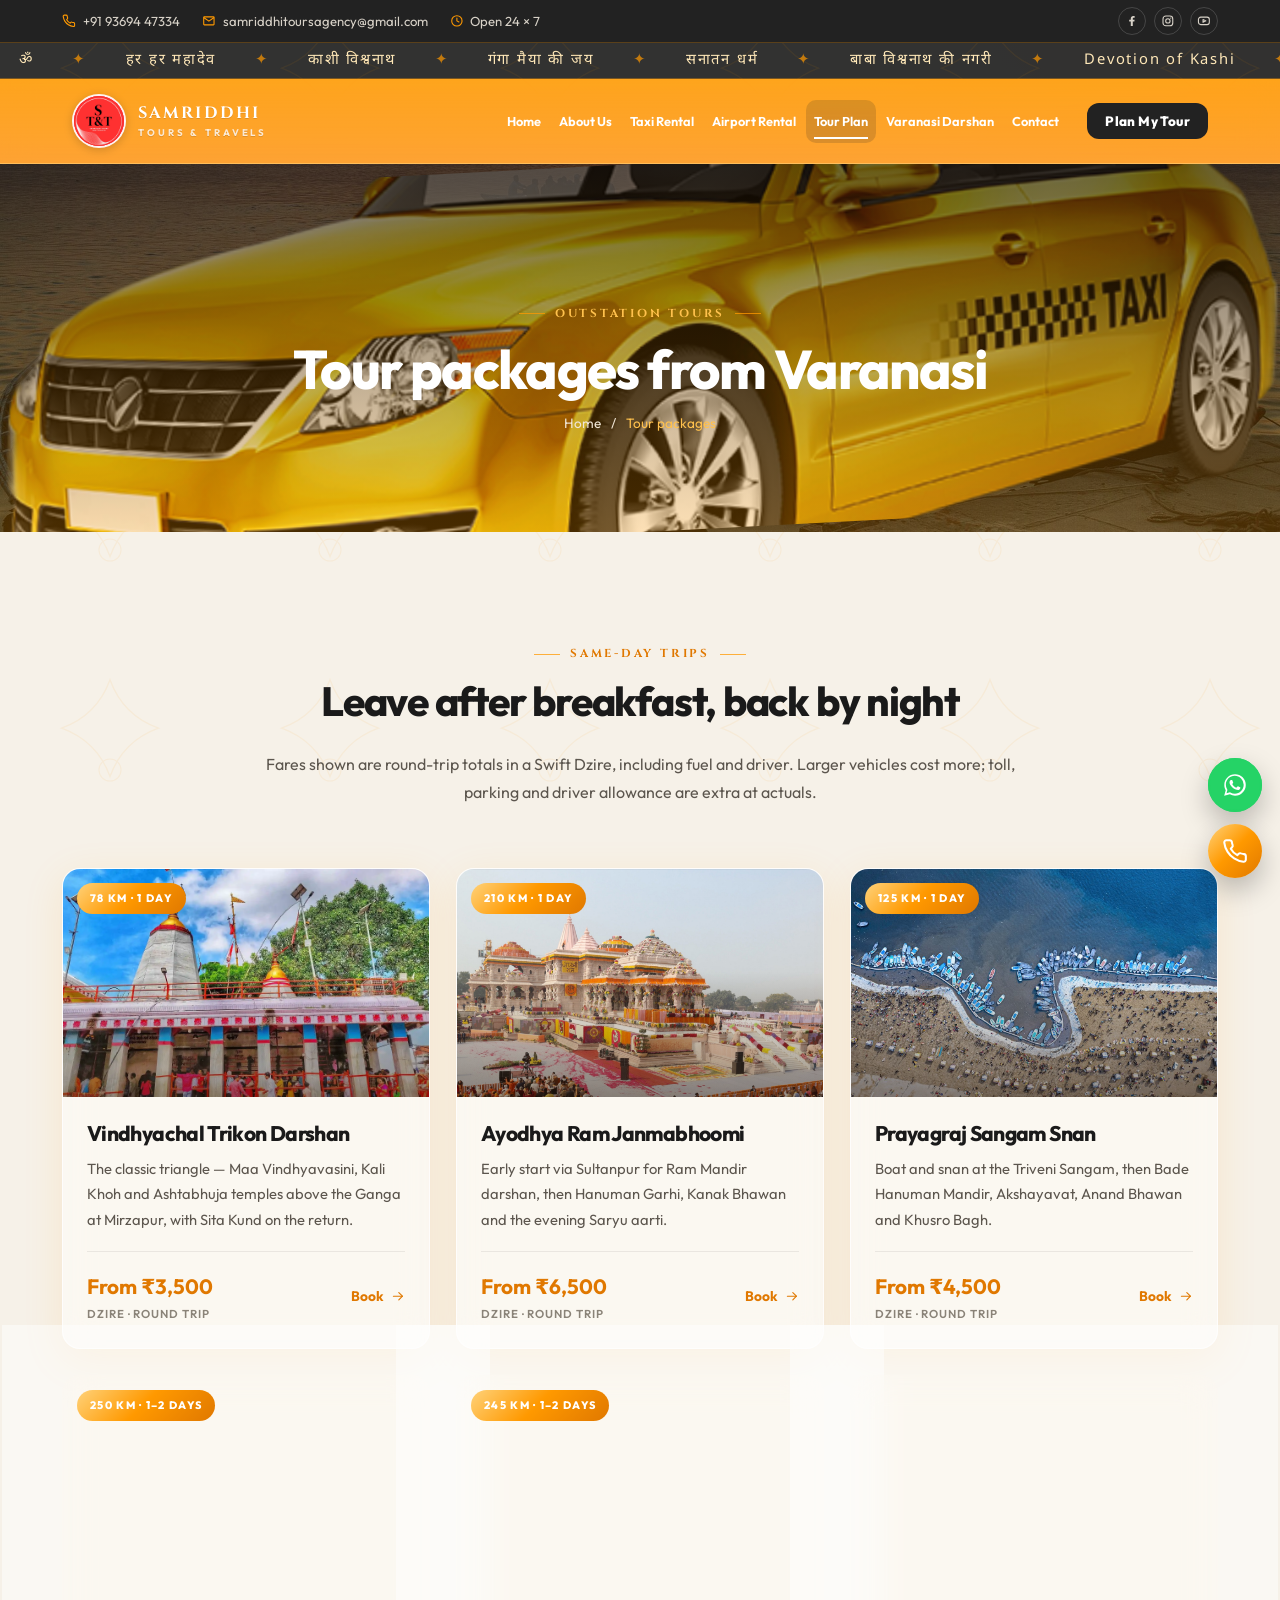
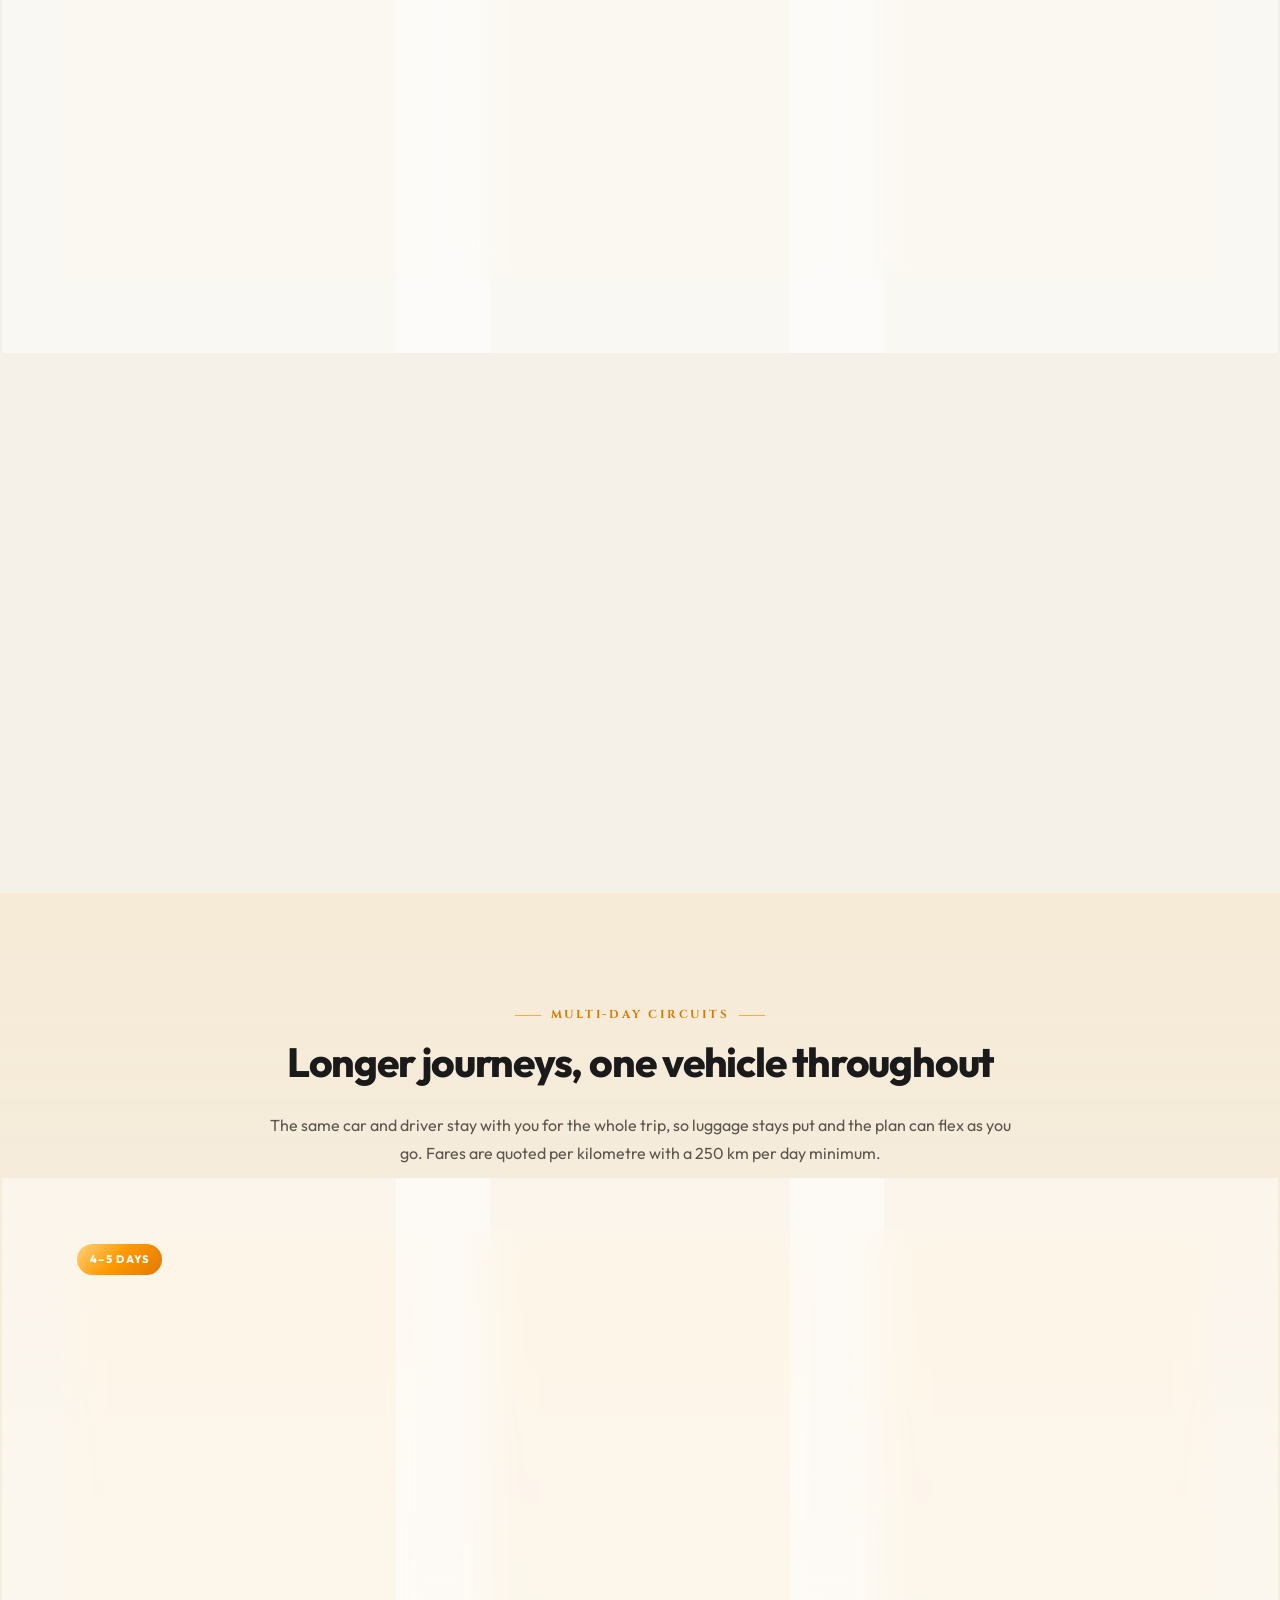
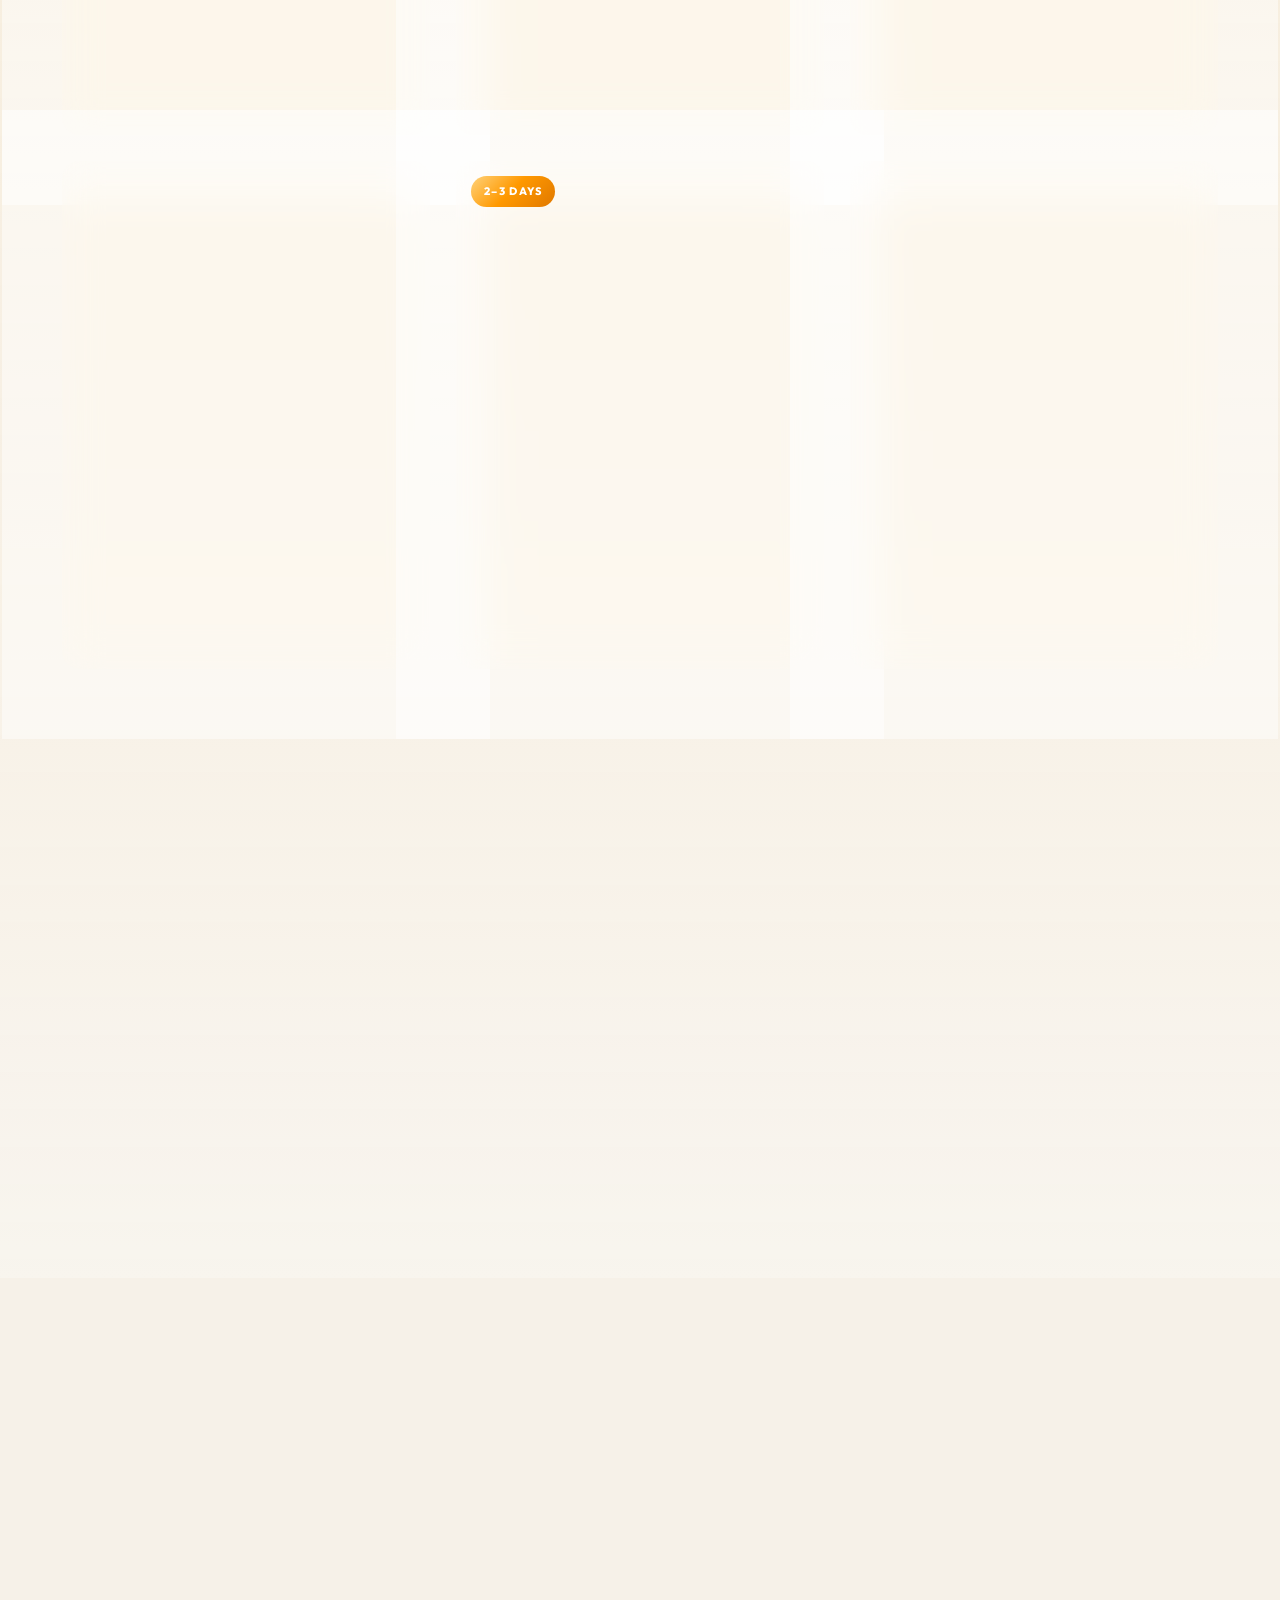
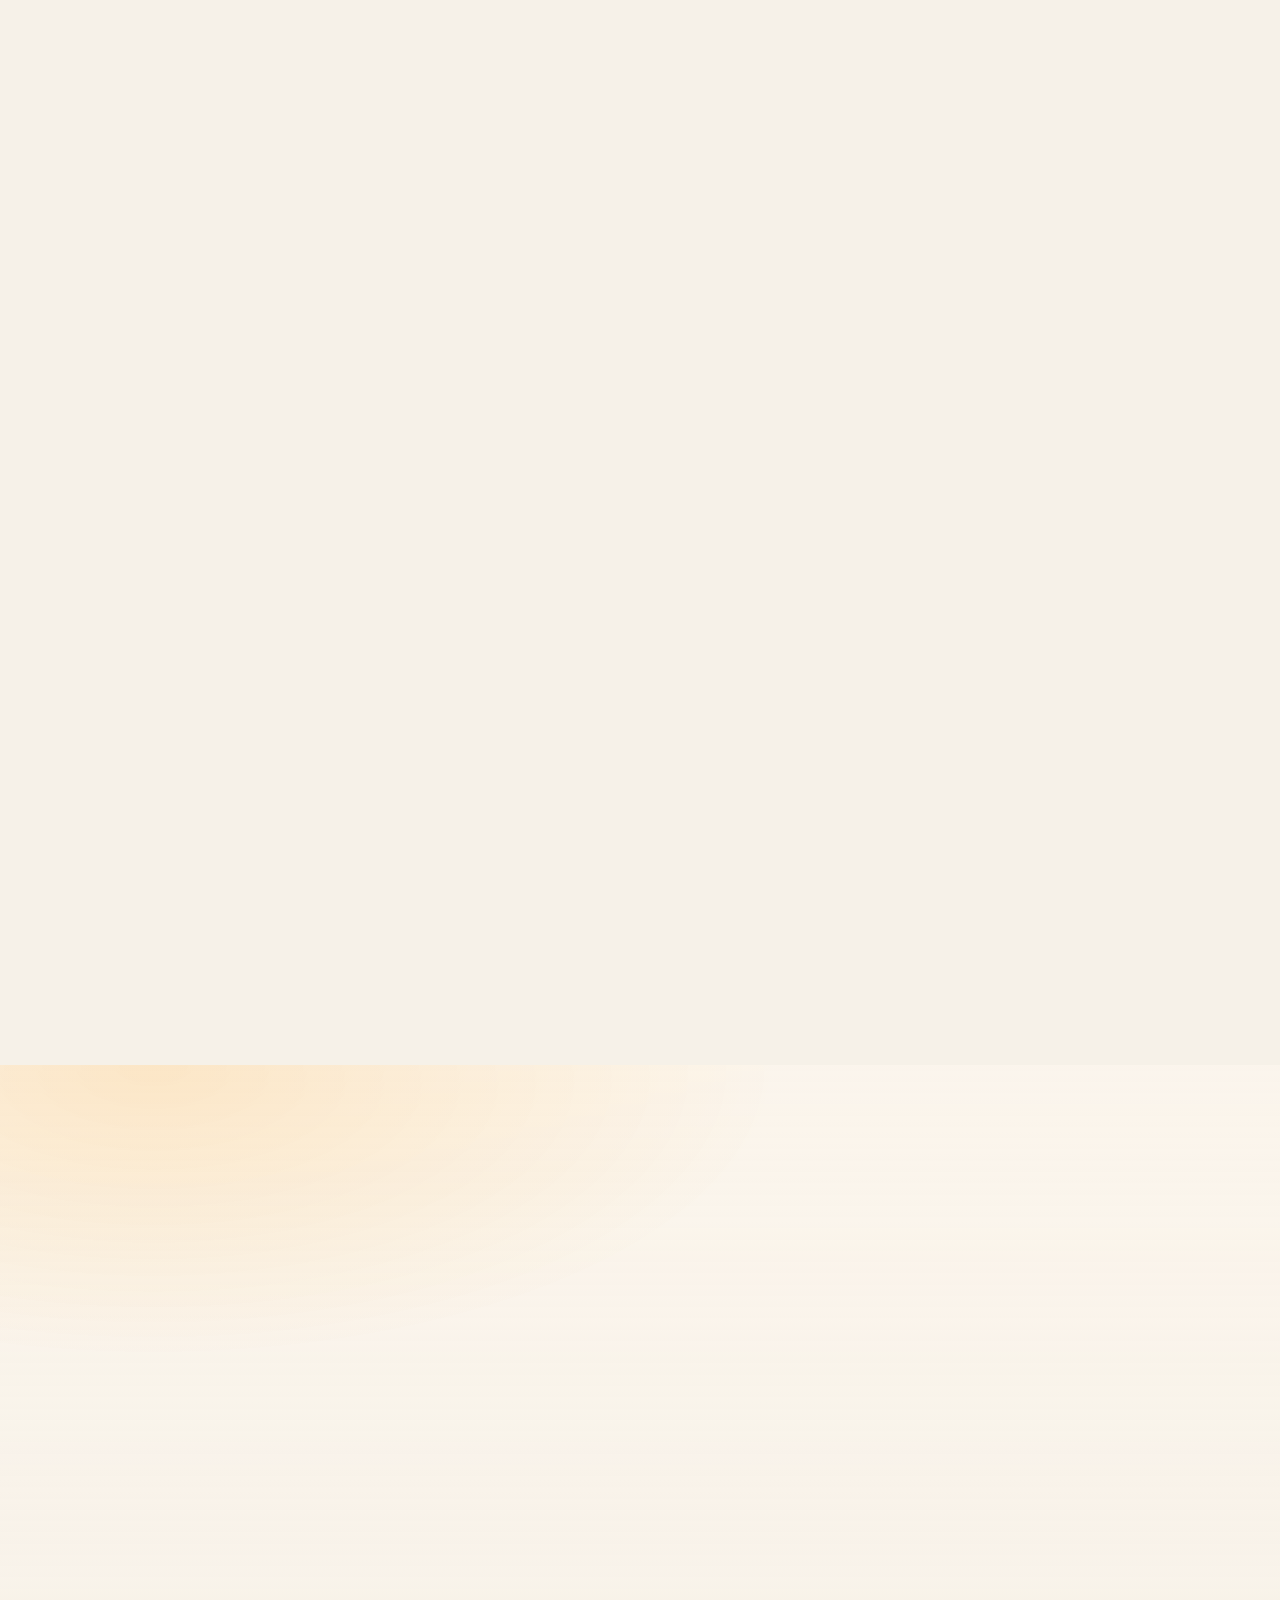
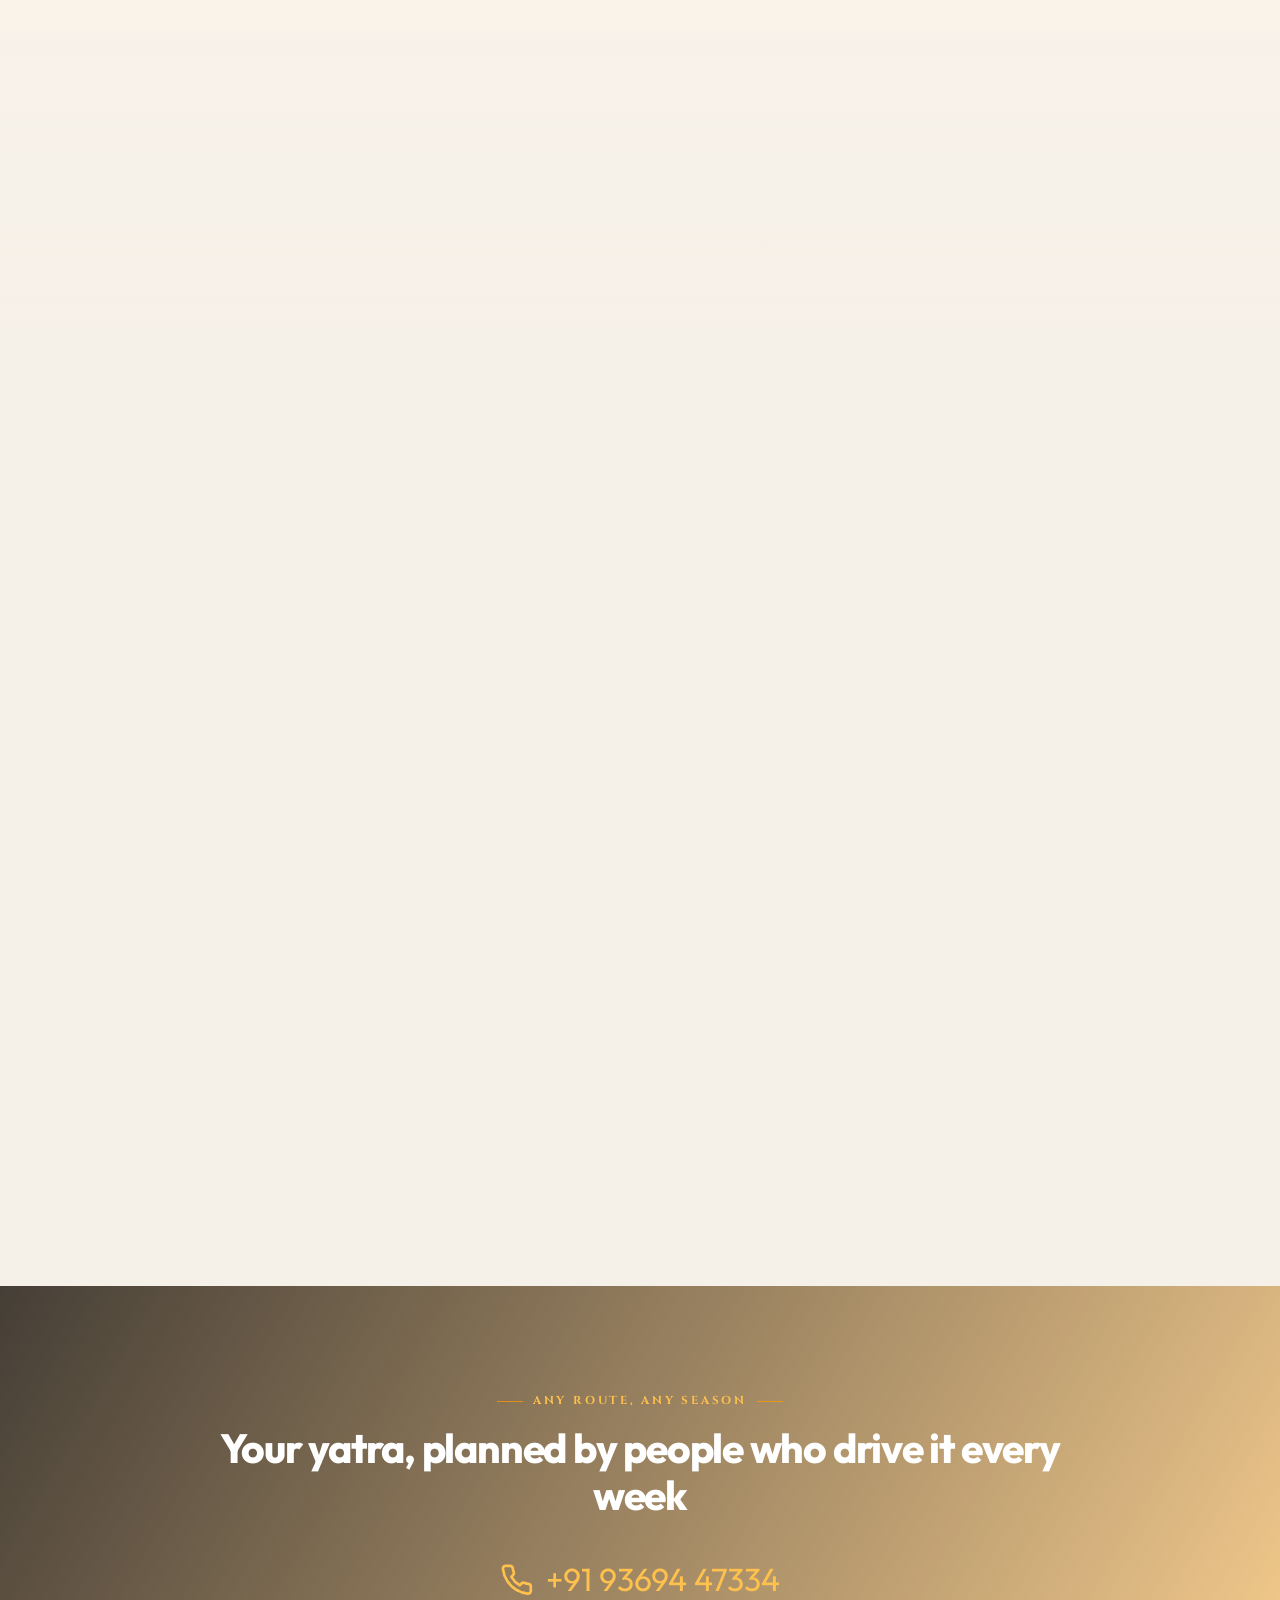
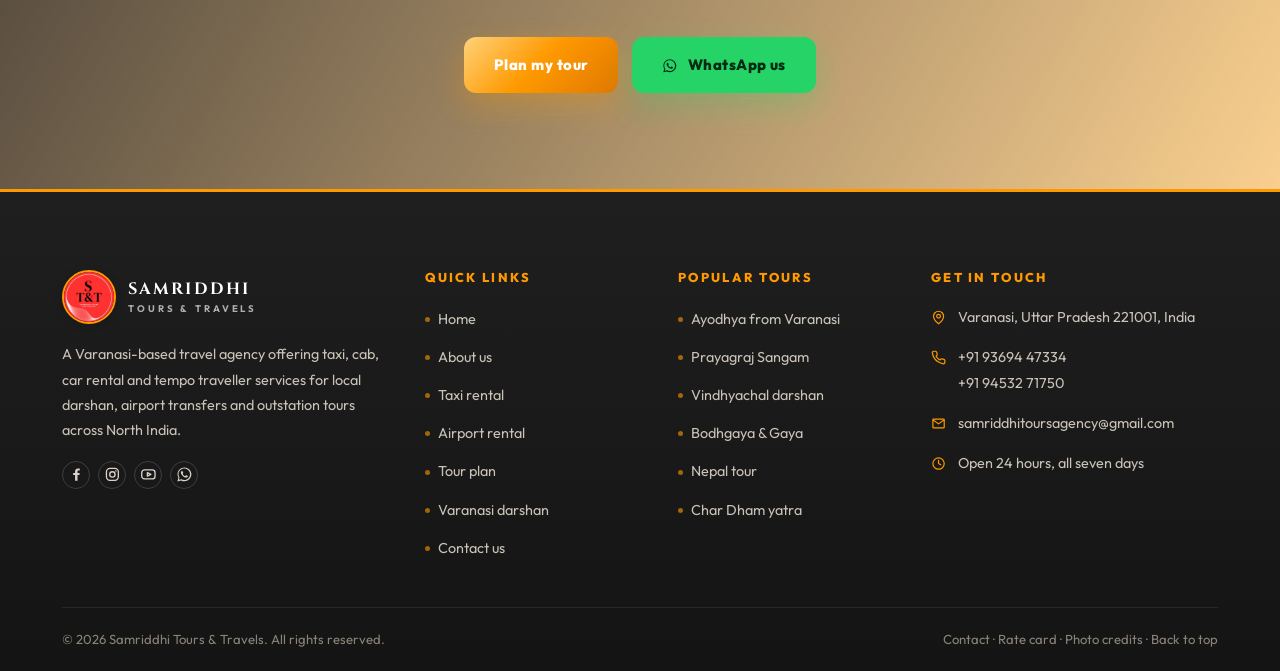
<file: tour-plan.html>
<!DOCTYPE html>
<html lang="en">

<head>
  <meta charset="UTF-8" />
  <meta name="viewport" content="width=device-width, initial-scale=1" />
  <title>Tour Packages from Varanasi | Samriddhi Tours &amp; Travels</title>
  <meta name="description"
    content="Outstation tour packages from Varanasi — Ayodhya, Prayagraj, Vindhyachal, Bodhgaya, Chitrakoot, Lucknow, Khajuraho, Ujjain, Puri, Nepal, Darjeeling, Sikkim and Char Dham. Fixed fares, experienced drivers." />
  <meta name="keywords"
    content="Varanasi tour packages, Varanasi to Ayodhya taxi, Varanasi to Prayagraj taxi, Varanasi to Bodhgaya taxi, Nepal tour from Varanasi, Char Dham from Varanasi" />
  <meta name="robots" content="index, follow" />
  <link rel="canonical" href="https://samriddhitoursagency.me/tour-plan.html" />
  <meta property="og:title" content="Tour Packages from Varanasi | Samriddhi Tours &amp; Travels" />
  <meta property="og:description"
    content="Same-day trips and multi-day pilgrimage circuits from Varanasi with fixed fares and drivers who know the routes." />
  <meta property="og:image" content="assets/img/page-packages.jpg" />
  <link rel="icon" href="assets/img/logo.jpg?v=2" />
  <link rel="preconnect" href="https://fonts.googleapis.com" />
  <link rel="preconnect" href="https://fonts.gstatic.com" crossorigin />
  <link
    href="https://fonts.googleapis.com/css2?family=Cinzel:wght@500;700&family=Playfair+Display:wght@600;700&family=Manrope:wght@400;500;600;700;800&display=swap"
    rel="stylesheet" />
  <link rel="stylesheet" href="assets/css/style.css?v=header3" />
</head>

<body>

  <svg width="0" height="0" style="position:absolute" aria-hidden="true" focusable="false">
    <symbol id="i-phone" viewBox="0 0 24 24">
      <path
        d="M22 16.9v3a2 2 0 0 1-2.2 2 19.8 19.8 0 0 1-8.6-3.1 19.5 19.5 0 0 1-6-6A19.8 19.8 0 0 1 2.1 4.2 2 2 0 0 1 4.1 2h3a2 2 0 0 1 2 1.7c.1 1 .4 1.9.7 2.8a2 2 0 0 1-.5 2.1L8.1 9.9a16 16 0 0 0 6 6l1.3-1.3a2 2 0 0 1 2.1-.4c.9.3 1.8.6 2.8.7a2 2 0 0 1 1.7 2Z" />
    </symbol>
    <symbol id="i-wa" viewBox="0 0 24 24">
      <path
        d="M12.04 2c-5.46 0-9.91 4.45-9.91 9.91 0 1.75.46 3.45 1.32 4.95L2 22l5.25-1.38a9.9 9.9 0 0 0 4.79 1.22c5.46 0 9.91-4.45 9.91-9.91 0-2.65-1.03-5.14-2.9-7.01A9.82 9.82 0 0 0 12.04 2Zm0 18.13c-1.53 0-3.03-.41-4.34-1.19l-.31-.18-3.23.85.86-3.15-.2-.32a8.23 8.23 0 0 1-1.26-4.38c0-4.54 3.7-8.23 8.24-8.23 2.2 0 4.27.86 5.82 2.41a8.18 8.18 0 0 1 2.41 5.83c0 4.54-3.7 8.24-8.19 8.24Zm4.52-6.16c-.25-.12-1.47-.72-1.69-.81-.23-.08-.39-.12-.56.12-.16.25-.64.81-.79.97-.14.17-.29.19-.54.06-.25-.12-1.06-.39-2.02-1.24-.75-.67-1.25-1.49-1.4-1.74-.14-.25-.01-.38.11-.5.11-.11.25-.29.37-.43.12-.15.16-.25.25-.41.08-.17.04-.31-.02-.43-.06-.12-.56-1.34-.76-1.84-.2-.48-.41-.41-.56-.42h-.48c-.16 0-.43.06-.66.31-.22.25-.86.85-.86 2.06s.88 2.39 1 2.56c.12.16 1.72 2.63 4.17 3.69.58.25 1.04.4 1.39.51.59.19 1.12.16 1.54.1.47-.07 1.47-.6 1.68-1.18.21-.58.21-1.08.14-1.18-.06-.11-.22-.17-.47-.29Z" />
    </symbol>
    <symbol id="i-mail" viewBox="0 0 24 24">
      <path d="M4 5h16a1 1 0 0 1 1 1v12a1 1 0 0 1-1 1H4a1 1 0 0 1-1-1V6a1 1 0 0 1 1-1Z" />
      <path d="m3.5 6.5 8.5 6 8.5-6" />
    </symbol>
    <symbol id="i-pin" viewBox="0 0 24 24">
      <path d="M20 10c0 6-8 12-8 12s-8-6-8-12a8 8 0 0 1 16 0Z" />
      <circle cx="12" cy="10" r="3" />
    </symbol>
    <symbol id="i-clock" viewBox="0 0 24 24">
      <circle cx="12" cy="12" r="9" />
      <path d="M12 7v5l3.5 2" />
    </symbol>
    <symbol id="i-check" viewBox="0 0 24 24">
      <path d="m4.5 12.5 5 5 10-11" />
    </symbol>
    <symbol id="i-arrow" viewBox="0 0 24 24">
      <path d="M4 12h15" />
      <path d="m13 6 6 6-6 6" />
    </symbol>
    <symbol id="i-plus" viewBox="0 0 24 24">
      <path d="M12 5v14M5 12h14" />
    </symbol>
    <symbol id="i-route" viewBox="0 0 24 24">
      <circle cx="6" cy="19" r="2.5" />
      <circle cx="18" cy="5" r="2.5" />
      <path d="M15.5 5H10a4 4 0 0 0 0 8h4a4 4 0 0 1 0 8H8.5" />
    </symbol>
    <symbol id="i-headset" viewBox="0 0 24 24">
      <path d="M4 14v-2a8 8 0 0 1 16 0v2" />
      <path
        d="M4 14h2.5a1 1 0 0 1 1 1v3.5a1 1 0 0 1-1 1H5.5A1.5 1.5 0 0 1 4 18ZM20 14h-2.5a1 1 0 0 0-1 1V20a2.5 2.5 0 0 1-2.5 2.5h-1.5" />
    </symbol>
    <symbol id="i-fb" viewBox="0 0 24 24">
      <path
        d="M13.6 21v-8h2.7l.4-3.1h-3.1V7.9c0-.9.2-1.5 1.5-1.5h1.7V3.6c-.3 0-1.3-.1-2.5-.1-2.5 0-4.2 1.5-4.2 4.3v2.1H7.3V13h2.8v8Z" />
    </symbol>
    <symbol id="i-ig" viewBox="0 0 24 24">
      <rect x="3.5" y="3.5" width="17" height="17" rx="5" />
      <circle cx="12" cy="12" r="3.8" />
      <circle cx="17" cy="7" r="1.1" fill="currentColor" stroke="none" />
    </symbol>
    <symbol id="i-yt" viewBox="0 0 24 24">
      <rect x="2.5" y="5.5" width="19" height="13" rx="4" />
      <path d="m10.5 9.5 5 2.5-5 2.5Z" />
    </symbol>
  </svg>

  <div class="topbar">
    <div class="container topbar__in">
      <ul class="topbar__list">
        <li><svg class="icon">
            <use href="#i-phone" />
          </svg> <a href="tel:+919369447334">+91 93694 47334</a></li>
        <li><svg class="icon">
            <use href="#i-mail" />
          </svg> <a href="mailto:samriddhitoursagency@gmail.com">samriddhitoursagency@gmail.com</a></li>
        <li class="topbar__hours"><svg class="icon">
            <use href="#i-clock" />
          </svg> Open 24 &times; 7</li>
      </ul>
      <div class="socials">
        <a href="https://www.facebook.com/1279841511881621/" aria-label="Facebook"><svg class="icon icon--fill">
            <use href="#i-fb" />
          </svg></a>
        <a href="#" aria-label="Instagram"><svg class="icon">
            <use href="#i-ig" />
          </svg></a>
        <a href="#" aria-label="YouTube"><svg class="icon">
            <use href="#i-yt" />
          </svg></a>
      </div>
    </div>
  </div>

  <header class="header">
    <div class="container header__in">
      <a class="brand" href="index.html">
        <img src="assets/img/logo.jpg?v=2" alt="Samriddhi Tours &amp; Travels logo" width="70" height="70" />
        <span class="brand__name">Samriddhi<span class="brand__sub">Tours &amp; Travels</span></span>
      </a>
      <nav class="nav" id="nav" aria-label="Main navigation">
        <a href="index.html">Home</a>
        <a href="about.html">About Us</a>
        <a href="taxi-rental.html">Taxi Rental</a>
        <a href="airport-rental.html">Airport Rental</a>
        <a href="tour-plan.html" aria-current="page">Tour Plan</a>
        <a href="sightseeing.html">Varanasi Darshan</a>
        <a href="contact.html">Contact</a>
        <a class="btn btn--sm" href="#plan">Book a Taxi</a>
      </nav>
      <div class="header__cta">
        <a class="header__phone" href="tel:+919369447334">
          <svg class="icon">
            <use href="#i-headset" />
          </svg>
          <span>Call us now<strong>+91 93694 47334</strong></span>
        </a>
        <a class="btn btn--sm" href="#plan">Plan My Tour</a>
        <button class="burger" type="button" aria-label="Toggle menu" aria-expanded="false"
          aria-controls="nav"><i></i><i></i><i></i></button>
      </div>
    </div>
  </header>

  <main id="main">

    <section class="pagehead">
      <img src="assets/img/page-packages.jpg" alt="" />
      <div class="container">
        <span class="eyebrow">Outstation tours</span>
        <h1>Tour packages from Varanasi</h1>
        <div class="crumbs"><a href="index.html">Home</a> / <span>Tour packages</span></div>
      </div>
    </section>

    <!-- ===================================================== one day -->
    <section class="section">
      <div class="container">
        <div class="sec-head reveal">
          <span class="eyebrow">Same-day trips</span>
          <h2>Leave after breakfast, back by night</h2>
          <p>Fares shown are round-trip totals in a Swift Dzire, including fuel and driver. Larger vehicles cost more;
            toll, parking and driver allowance are extra at actuals.</p>
        </div>

        <div class="grid g-3 mobile-two-up">
          <article class="card reveal">
            <div class="card__media">
              <span class="card__tag">78 km &middot; 1 day</span>
              <img src="assets/img/pkg-vindhyachal.jpg" alt="Vindhyavasini Temple at Vindhyachal" loading="lazy" />
            </div>
            <div class="card__body">
              <h3>Vindhyachal Trikon Darshan</h3>
              <p>The classic triangle — Maa Vindhyavasini, Kali Khoh and Ashtabhuja temples above the Ganga at Mirzapur,
                with Sita Kund on the return.</p>
              <div class="card__foot">
                <span class="price">From &#8377;3,500 <small>Dzire &middot; round trip</small></span>
                <a class="link-gold" href="#plan">Book <svg class="icon">
                    <use href="#i-arrow" />
                  </svg></a>
              </div>
            </div>
          </article>

          <article class="card reveal">
            <div class="card__media">
              <span class="card__tag">210 km &middot; 1 day</span>
              <img src="assets/img/pkg-ayodhya.jpg" alt="Ram Mandir at Ayodhya" loading="lazy" />
            </div>
            <div class="card__body">
              <h3>Ayodhya Ram Janmabhoomi</h3>
              <p>Early start via Sultanpur for Ram Mandir darshan, then Hanuman Garhi, Kanak Bhawan and the evening
                Saryu aarti.</p>
              <div class="card__foot">
                <span class="price">From &#8377;6,500 <small>Dzire &middot; round trip</small></span>
                <a class="link-gold" href="#plan">Book <svg class="icon">
                    <use href="#i-arrow" />
                  </svg></a>
              </div>
            </div>
          </article>

          <article class="card reveal">
            <div class="card__media">
              <span class="card__tag">125 km &middot; 1 day</span>
              <img src="assets/img/pkg-prayagraj.jpg" alt="Triveni Sangam at Prayagraj" loading="lazy" />
            </div>
            <div class="card__body">
              <h3>Prayagraj Sangam Snan</h3>
              <p>Boat and snan at the Triveni Sangam, then Bade Hanuman Mandir, Akshayavat, Anand Bhawan and Khusro
                Bagh.</p>
              <div class="card__foot">
                <span class="price">From &#8377;4,500 <small>Dzire &middot; round trip</small></span>
                <a class="link-gold" href="#plan">Book <svg class="icon">
                    <use href="#i-arrow" />
                  </svg></a>
              </div>
            </div>
          </article>

          <article class="card reveal">
            <div class="card__media">
              <span class="card__tag">250 km &middot; 1&ndash;2 days</span>
              <img src="assets/img/pkg-bodhgaya.jpg" alt="Mahabodhi Temple at Bodhgaya" loading="lazy" />
            </div>
            <div class="card__body">
              <h3>Bodhgaya</h3>
              <p>Mahabodhi Temple and the Bodhi tree where the Buddha attained enlightenment, the 80-foot Great Buddha
                statue, and the Thai, Japanese and Bhutanese monasteries.</p>
              <div class="card__foot">
                <span class="price">From &#8377;7,500 <small>Dzire &middot; round trip</small></span>
                <a class="link-gold" href="#plan">Book <svg class="icon">
                    <use href="#i-arrow" />
                  </svg></a>
              </div>
            </div>
          </article>

          <article class="card reveal">
            <div class="card__media">
              <span class="card__tag">245 km &middot; 1&ndash;2 days</span>
              <img src="assets/img/pkg-gaya.jpg" alt="Vishnupad Temple at Gaya" loading="lazy" />
            </div>
            <div class="card__body">
              <h3>Gaya &mdash; Vishnupad &amp; pind daan</h3>
              <p>Vishnupad Temple, the Falgu river ghats, Mangla Gauri and Akshayavat. We handle the Pitru Paksha rush
                and can arrange a pandit for the rituals.</p>
              <div class="card__foot">
                <span class="price">From &#8377;7,200 <small>Dzire &middot; round trip</small></span>
                <a class="link-gold" href="#plan">Book <svg class="icon">
                    <use href="#i-arrow" />
                  </svg></a>
              </div>
            </div>
          </article>

          <article class="card reveal">
            <div class="card__media">
              <span class="card__tag">40 km &middot; Half day</span>
              <img src="assets/img/pkg-chunar.jpg" alt="Chunar Fort" loading="lazy" />
            </div>
            <div class="card__body">
              <h3>Chunar Fort &amp; Sonva Mandap</h3>
              <p>A hilltop fort above the Ganga with Mughal, Nawabi and British layers — an easy, uncrowded half-day
                escape from the city.</p>
              <div class="card__foot">
                <span class="price">From &#8377;2,800 <small>Dzire &middot; round trip</small></span>
                <a class="link-gold" href="#plan">Book <svg class="icon">
                    <use href="#i-arrow" />
                  </svg></a>
              </div>
            </div>
          </article>

          <article class="card reveal">
            <div class="card__media">
              <span class="card__tag">240 km &middot; 1&ndash;2 days</span>
              <img src="assets/img/pkg-chitrakoot.jpg" alt="Chitrakoot" loading="lazy" />
            </div>
            <div class="card__body">
              <h3>Chitrakoot</h3>
              <p>Ramghat, Kamadgiri parikrama, Hanuman Dhara, Gupt Godavari caves and Bharat Milap — the forest where
                the Ramayana slows down.</p>
              <div class="card__foot">
                <span class="price">From &#8377;7,000 <small>Dzire &middot; round trip</small></span>
                <a class="link-gold" href="#plan">Book <svg class="icon">
                    <use href="#i-arrow" />
                  </svg></a>
              </div>
            </div>
          </article>
        </div>
      </div>
    </section>

    <!-- ===================================================== multi-day -->
    <section class="section section--alt">
      <div class="container">
        <div class="sec-head reveal">
          <span class="eyebrow">Multi-day circuits</span>
          <h2>Longer journeys, one vehicle throughout</h2>
          <p>The same car and driver stay with you for the whole trip, so luggage stays put and the plan can flex as you
            go. Fares are quoted per kilometre with a 250 km per day minimum.</p>
        </div>

        <div class="grid g-3 mobile-two-up">
          <article class="card reveal">
            <div class="card__media">
              <span class="card__tag">4&ndash;5 days</span>
              <img src="assets/img/pkg-mathura.jpg" alt="Prem Mandir at Vrindavan" loading="lazy" />
            </div>
            <div class="card__body">
              <h3>Braj Bhoomi &mdash; Mathura &amp; Vrindavan</h3>
              <p>Banke Bihari, Prem Mandir, ISKCON, Krishna Janmabhoomi, Barsana and Gokul, with Govardhan parikrama if
                time allows.</p>
              <div class="card__foot">
                <span class="price">On request <small>Per km + allowance</small></span>
                <a class="link-gold" href="#plan">Enquire <svg class="icon">
                    <use href="#i-arrow" />
                  </svg></a>
              </div>
            </div>
          </article>

          <article class="card reveal">
            <div class="card__media">
              <span class="card__tag">2 days</span>
              <img src="assets/img/pkg-agra.jpg" alt="Taj Mahal at Agra" loading="lazy" />
            </div>
            <div class="card__body">
              <h3>Agra &mdash; Taj Mahal &amp; Fort</h3>
              <p>Sunrise at the Taj Mahal, then Agra Fort, Itmad-ud-Daula and Mehtab Bagh. Often combined with the Braj
                Bhoomi circuit.</p>
              <div class="card__foot">
                <span class="price">On request <small>Per km + allowance</small></span>
                <a class="link-gold" href="#plan">Enquire <svg class="icon">
                    <use href="#i-arrow" />
                  </svg></a>
              </div>
            </div>
          </article>

          <article class="card reveal">
            <div class="card__media">
              <span class="card__tag">2 days</span>
              <img src="assets/img/pkg-lucknow.jpg" alt="Bara Imambara at Lucknow" loading="lazy" />
            </div>
            <div class="card__body">
              <h3>Lucknow &mdash; the Nawabi city</h3>
              <p>Bara Imambara and its bhool bhulaiya, Rumi Darwaza, Chota Imambara, Residency and an evening of Awadhi
                food in Chowk.</p>
              <div class="card__foot">
                <span class="price">On request <small>Per km + allowance</small></span>
                <a class="link-gold" href="#plan">Enquire <svg class="icon">
                    <use href="#i-arrow" />
                  </svg></a>
              </div>
            </div>
          </article>

          <article class="card reveal">
            <div class="card__media">
              <span class="card__tag">3&ndash;4 days</span>
              <img src="assets/img/pkg-khajuraho.jpg" alt="Khajuraho temples" loading="lazy" />
            </div>
            <div class="card__body">
              <h3>Khajuraho</h3>
              <p>The Chandela temple complex and its Western, Eastern and Southern groups, with the Panna tiger reserve
                close by if you want a day in the forest.</p>
              <div class="card__foot">
                <span class="price">On request <small>Per km + allowance</small></span>
                <a class="link-gold" href="#plan">Enquire <svg class="icon">
                    <use href="#i-arrow" />
                  </svg></a>
              </div>
            </div>
          </article>

          <article class="card reveal">
            <div class="card__media">
              <span class="card__tag">2&ndash;3 days</span>
              <img src="assets/img/pkg-maihar.jpg" alt="Maihar, home of the Sharda Devi temple" loading="lazy" />
            </div>
            <div class="card__body">
              <h3>Maihar &mdash; Maa Sharda Devi</h3>
              <p>1,063 steps up Trikoot hill to the Sharda Devi temple, where the warrior Alha is still believed to
                offer the first prayer each morning. A ropeway runs for those who need it.</p>
              <div class="card__foot">
                <span class="price">On request <small>Per km + allowance</small></span>
                <a class="link-gold" href="#plan">Enquire <svg class="icon">
                    <use href="#i-arrow" />
                  </svg></a>
              </div>
            </div>
          </article>

          <article class="card reveal">
            <div class="card__media">
              <span class="card__tag">4&ndash;5 days</span>
              <img src="assets/img/pkg-ujjain.jpg" alt="Mahakaleshwar Temple at Ujjain" loading="lazy" />
            </div>
            <div class="card__body">
              <h3>Ujjain &amp; Omkareshwar</h3>
              <p>Bhasma Aarti at Mahakaleshwar (booked in advance), Kal Bhairav, Ram Ghat and the Omkareshwar
                Jyotirlinga.</p>
              <div class="card__foot">
                <span class="price">On request <small>Per km + allowance</small></span>
                <a class="link-gold" href="#plan">Enquire <svg class="icon">
                    <use href="#i-arrow" />
                  </svg></a>
              </div>
            </div>
          </article>

          <article class="card reveal">
            <div class="card__media">
              <span class="card__tag">5&ndash;6 days</span>
              <img src="assets/img/pkg-puri.jpg" alt="Jagannath Temple at Puri" loading="lazy" />
            </div>
            <div class="card__body">
              <h3>Puri Jagannath &amp; Konark</h3>
              <p>Jagannath Temple darshan, the Sun Temple at Konark, Chandrabhaga beach and Lingaraj at Bhubaneswar.</p>
              <div class="card__foot">
                <span class="price">On request <small>Per km + allowance</small></span>
                <a class="link-gold" href="#plan">Enquire <svg class="icon">
                    <use href="#i-arrow" />
                  </svg></a>
              </div>
            </div>
          </article>
        </div>
      </div>
    </section>

    <!-- ===================================================== hills & nepal -->
    <section class="section">
      <div class="container">
        <div class="sec-head reveal">
          <span class="eyebrow">Hills, Himalaya &amp; Nepal</span>
          <h2>The long ones, planned properly</h2>
          <p>These need thought — permits, altitude, weather windows and where to break the drive. Talk to us a few
            weeks ahead and we will build the itinerary around your dates.</p>
        </div>

        <div class="grid g-3">
          <article class="card reveal">
            <div class="card__media">
              <span class="card__tag">8&ndash;10 days</span>
              <img src="assets/img/pkg-kedarnath.jpg" alt="Kedarnath Temple" loading="lazy" />
            </div>
            <div class="card__body">
              <h3>Char Dham Yatra</h3>
              <p>Yamunotri, Gangotri, Kedarnath and Badrinath, with Haridwar and Rishikesh at either end.</p>
              <div class="card__foot">
                <span class="price">On request</span>
                <a class="link-gold" href="#plan">Enquire <svg class="icon">
                    <use href="#i-arrow" />
                  </svg></a>
              </div>
            </div>
          </article>

          <article class="card reveal">
            <div class="card__media">
              <span class="card__tag">2&ndash;3 days</span>
              <img src="assets/img/pkg-haridwar.jpg" alt="Har Ki Pauri at Haridwar" loading="lazy" />
            </div>
            <div class="card__body">
              <h3>Haridwar &amp; Rishikesh</h3>
              <p>Ganga aarti at Har Ki Pauri, Mansa Devi, Chandi Devi, Laxman Jhula and Parmarth Niketan.</p>
              <div class="card__foot">
                <span class="price">On request</span>
                <a class="link-gold" href="#plan">Enquire <svg class="icon">
                    <use href="#i-arrow" />
                  </svg></a>
              </div>
            </div>
          </article>

          <article class="card reveal">
            <div class="card__media">
              <span class="card__tag">6&ndash;8 days</span>
              <img src="assets/img/pkg-nepal.jpg" alt="Pashupatinath Temple in Kathmandu" loading="lazy" />
            </div>
            <div class="card__body">
              <h3>Nepal &mdash; Kathmandu &amp; Pokhara</h3>
              <p>Pashupatinath, Boudhanath, Durbar Square, Manakamana and the lakes of Pokhara, via Sonauli.</p>
              <div class="card__foot">
                <span class="price">On request</span>
                <a class="link-gold" href="#plan">Enquire <svg class="icon">
                    <use href="#i-arrow" />
                  </svg></a>
              </div>
            </div>
          </article>

          <article class="card reveal">
            <div class="card__media">
              <span class="card__tag">5&ndash;6 days</span>
              <img src="assets/img/pkg-darjeeling.jpg" alt="Darjeeling Himalayan Railway" loading="lazy" />
            </div>
            <div class="card__body">
              <h3>Darjeeling</h3>
              <p>Kanchenjunga at sunrise from Tiger Hill, the toy train, Batasia Loop, tea gardens and the Himalayan
                Zoological Park.</p>
              <div class="card__foot">
                <span class="price">On request</span>
                <a class="link-gold" href="#plan">Enquire <svg class="icon">
                    <use href="#i-arrow" />
                  </svg></a>
              </div>
            </div>
          </article>

          <article class="card reveal">
            <div class="card__media">
              <span class="card__tag">6&ndash;8 days</span>
              <img src="assets/img/pkg-sikkim.jpg" alt="Tsomgo Lake in Sikkim" loading="lazy" />
            </div>
            <div class="card__body">
              <h3>Sikkim &amp; Gangtok</h3>
              <p>Gangtok, Tsomgo Lake, Baba Mandir and Nathu La, with Rumtek and Pemayangtse monasteries. Inner-line
                permits arranged.</p>
              <div class="card__foot">
                <span class="price">On request</span>
                <a class="link-gold" href="#plan">Enquire <svg class="icon">
                    <use href="#i-arrow" />
                  </svg></a>
              </div>
            </div>
          </article>

          <article class="card reveal">
            <div class="card__media">
              <span class="card__tag">7&ndash;8 days</span>
              <img src="assets/img/pkg-badrinath.jpg" alt="Badrinath Temple" loading="lazy" />
            </div>
            <div class="card__body">
              <h3>Badrinath &amp; Joshimath</h3>
              <p>Badrinath darshan, Tapt Kund, Mana village at the last Indian outpost, and Auli on the way back down.
              </p>
              <div class="card__foot">
                <span class="price">On request</span>
                <a class="link-gold" href="#plan">Enquire <svg class="icon">
                    <use href="#i-arrow" />
                  </svg></a>
              </div>
            </div>
          </article>
        </div>
      </div>
    </section>

    <!-- ===================================================== how fares work -->
    <section class="section section--tint">
      <div class="container" style="max-width:940px">
        <div class="sec-head reveal">
          <span class="eyebrow">How outstation fares work</span>
          <h2>No mystery in the maths</h2>
        </div>

        <div data-acc-group class="reveal">
          <div class="acc is-open">
            <button class="acc__q" type="button">How is a multi-day tour priced? <svg class="icon">
                <use href="#i-plus" />
              </svg></button>
            <div class="acc__a">
              <div>
                <p>Total kilometres travelled &times; the per-km rate for your vehicle, with a minimum of 250 km billed
                  per day, plus the driver night allowance (&#8377;300 per night for cars, &#8377;500 for tempo
                  travellers). Toll, parking and inter-state permits are added at actuals with receipts. We work the
                  whole figure out with you before you confirm.</p>
              </div>
            </div>
          </div>
          <div class="acc">
            <button class="acc__q" type="button">Are hotels and meals included? <svg class="icon">
                <use href="#i-plus" />
              </svg></button>
            <div class="acc__a">
              <div>
                <p>Not in the vehicle fare. We can book hotels for you separately — budget guest houses to 4-star — and
                  quote them as a clear add-on. The driver arranges his own stay and meals out of the night allowance.
                </p>
              </div>
            </div>
          </div>
          <div class="acc">
            <button class="acc__q" type="button">Can I change the itinerary mid-trip? <svg class="icon">
                <use href="#i-plus" />
              </svg></button>
            <div class="acc__a">
              <div>
                <p>Yes, that happens often. Extra kilometres are billed at the same per-km rate, so there is no penalty
                  for adding a temple or an extra night. Just tell the driver or call the office.</p>
              </div>
            </div>
          </div>
          <div class="acc">
            <button class="acc__q" type="button">Do you need an advance? <svg class="icon">
                <use href="#i-plus" />
              </svg></button>
            <div class="acc__a">
              <div>
                <p>For multi-day outstation tours we ask for a token advance to block the vehicle — usually 20 to 25
                  percent, by UPI or bank transfer. The balance is due at the end of the trip. Local trips generally
                  need no advance.</p>
              </div>
            </div>
          </div>
          <div class="acc">
            <button class="acc__q" type="button">What if I need to cancel? <svg class="icon">
                <use href="#i-plus" />
              </svg></button>
            <div class="acc__a">
              <div>
                <p>Cancel more than 24 hours before departure and the advance is refunded in full. Inside 24 hours we
                  retain a part of it, since the vehicle and driver were already blocked for your dates.</p>
              </div>
            </div>
          </div>
        </div>
      </div>
    </section>

    <!-- ===================================================== plan form -->
    <section class="section" id="plan">
      <div class="container split">
        <div class="reveal">
          <span class="eyebrow one-side">Custom itinerary</span>
          <h2>Tell us your dates. We&rsquo;ll build the route.</h2>
          <p>
            Most of our tours start as a rough idea — &ldquo;four days, Ayodhya and Prayagraj, my parents
            are elderly.&rdquo; Send that much and we will come back with a day-by-day plan, the right
            vehicle and one clear total.
          </p>
          <ul class="ticks">
            <li><svg class="icon">
                <use href="#i-check" />
              </svg> Day-by-day route plan</li>
            <li><svg class="icon">
                <use href="#i-check" />
              </svg> Darshan &amp; aarti timings built in</li>
            <li><svg class="icon">
                <use href="#i-check" />
              </svg> Hotel options if needed</li>
            <li><svg class="icon">
                <use href="#i-check" />
              </svg> One fixed total, no add-ons</li>
          </ul>
          <div class="info-card" style="margin-top:8px">
            <div class="feature__ico"><svg class="icon">
                <use href="#i-headset" />
              </svg></div>
            <h3 style="margin-bottom:6px">Rather talk it through?</h3>
            <a href="tel:+919369447334">+91 93694 47334</a>
            <a href="tel:+919453271750">+91 94532 71750</a>
          </div>
        </div>

        <div class="quickbook__card reveal">
          <div class="quickbook__title"><svg class="icon">
              <use href="#i-route" />
            </svg> Tour planning enquiry</div>
          <form data-wa-form="Tour package enquiry" novalidate>
            <div class="form-grid" style="grid-template-columns:1fr 1fr">
              <div class="field">
                <label for="p-name">Your name</label>
                <input id="p-name" name="name" type="text" placeholder="Your name" required />
              </div>
              <div class="field">
                <label for="p-phone">Mobile number</label>
                <input id="p-phone" name="phone" type="tel" inputmode="numeric" pattern="[0-9+ ]{10,15}"
                  placeholder="10-digit number" required />
              </div>
              <div class="field" style="grid-column:1/-1">
                <label for="p-dest">Places you want to cover</label>
                <input id="p-dest" name="drop" type="text" placeholder="e.g. Ayodhya, Prayagraj, Vindhyachal"
                  required />
              </div>
              <div class="field">
                <label for="p-date">Start date</label>
                <input id="p-date" name="date" type="date" required />
              </div>
              <div class="field">
                <label for="p-days">Number of days</label>
                <input id="p-days" name="days" type="number" min="1" max="60" placeholder="e.g. 4" />
              </div>
              <div class="field">
                <label for="p-pax">Passengers</label>
                <input id="p-pax" name="passengers" type="number" min="1" max="60" placeholder="e.g. 6" />
              </div>
              <div class="field">
                <label for="p-veh">Vehicle preference</label>
                <select id="p-veh" name="vehicle">
                  <option>Not sure — please suggest</option>
                  <option>Swift Dzire</option>
                  <option>Ertiga / Tavera</option>
                  <option>Toyota Innova</option>
                  <option>Innova Crysta</option>
                  <option>Mahindra Scorpio</option>
                  <option>Tempo Traveller 13 seater</option>
                  <option>Tempo Traveller 17 seater</option>
                  <option>Tempo Traveller 26 seater</option>
                  <option>Mini bus / coach</option>
                </select>
              </div>
              <div class="field" style="grid-column:1/-1">
                <label for="p-msg">Anything we should plan around?</label>
                <textarea id="p-msg" name="message"
                  placeholder="Elderly passengers, specific darshan timings, hotel budget, train arrival…"></textarea>
              </div>
              <div style="grid-column:1/-1">
                <button class="btn btn--block" type="submit"><svg class="icon icon--fill">
                    <use href="#i-wa" />
                  </svg> Send tour enquiry</button>
              </div>
            </div>
            <p class="form-note">We usually reply within 15 minutes between 6 AM and midnight, and within the hour
              overnight.</p>
          </form>
        </div>
      </div>
    </section>

    <section class="cta-band">
      <img class="cta-bg" src="assets/img/cta-road.jpg" alt="" loading="lazy" />
      <div class="container">
        <span class="eyebrow">Any route, any season</span>
        <h2>Your yatra, planned by people who drive it every week</h2>
        <a class="cta-phone" href="tel:+919369447334"><svg class="icon">
            <use href="#i-phone" />
          </svg> +91 93694 47334</a>
        <div class="btn-row">
          <a class="btn" href="#plan">Plan my tour</a>
          <a class="btn btn--wa"
            href="https://wa.me/919453271750?text=Hi%2C%20I%20am%20interested%20in%20a%20tour%20package%20from%20Varanasi."
            target="_blank" rel="noopener"><svg class="icon icon--fill">
              <use href="#i-wa" />
            </svg> WhatsApp us</a>
        </div>
      </div>
    </section>

  </main>

  <footer class="footer">
    <div class="container">
      <div class="footer__grid">
        <div>
          <a class="brand" href="index.html">
            <img src="assets/img/logo.jpg?v=2" alt="Samriddhi Tours &amp; Travels" width="70" height="70"
              loading="lazy" />
            <span class="brand__name">Samriddhi<span class="brand__sub">Tours &amp; Travels</span></span>
          </a>
          <p>A Varanasi-based travel agency offering taxi, cab, car rental and tempo traveller services for local
            darshan, airport transfers and outstation tours across North India.</p>
          <div class="socials" style="margin-top:6px">
            <a href="https://www.facebook.com/1279841511881621/" aria-label="Facebook"><svg class="icon icon--fill">
                <use href="#i-fb" />
              </svg></a>
            <a href="#" aria-label="Instagram"><svg class="icon">
                <use href="#i-ig" />
              </svg></a>
            <a href="#" aria-label="YouTube"><svg class="icon">
                <use href="#i-yt" />
              </svg></a>
            <a href="https://wa.me/919453271750" aria-label="WhatsApp" target="_blank" rel="noopener"><svg
                class="icon icon--fill">
                <use href="#i-wa" />
              </svg></a>
          </div>
        </div>
        <div>
          <h4>Quick links</h4>
          <ul class="footer__links">
            <li><a href="index.html">Home</a></li>
            <li><a href="about.html">About us</a></li>
            <li><a href="taxi-rental.html">Taxi rental</a></li>
            <li><a href="airport-rental.html">Airport rental</a></li>
            <li><a href="tour-plan.html">Tour plan</a></li>
            <li><a href="sightseeing.html">Varanasi darshan</a></li>
            <li><a href="contact.html">Contact us</a></li>
          </ul>
        </div>
        <div>
          <h4>Popular tours</h4>
          <ul class="footer__links">
            <li><a href="tour-plan.html">Ayodhya from Varanasi</a></li>
            <li><a href="tour-plan.html">Prayagraj Sangam</a></li>
            <li><a href="tour-plan.html">Vindhyachal darshan</a></li>
            <li><a href="tour-plan.html">Bodhgaya &amp; Gaya</a></li>
            <li><a href="tour-plan.html">Nepal tour</a></li>
            <li><a href="tour-plan.html">Char Dham yatra</a></li>
          </ul>
        </div>
        <div>
          <h4>Get in touch</h4>
          <ul class="footer__contact">
            <li><svg class="icon">
                <use href="#i-pin" />
              </svg><span>Varanasi, Uttar Pradesh 221001, India</span></li>
            <li><svg class="icon">
                <use href="#i-phone" />
              </svg><span><a href="tel:+919369447334">+91 93694 47334</a><br /><a href="tel:+919453271750">+91 94532
                  71750</a></span></li>
            <li><svg class="icon">
                <use href="#i-mail" />
              </svg><a href="mailto:samriddhitoursagency@gmail.com">samriddhitoursagency@gmail.com</a></li>
            <li><svg class="icon">
                <use href="#i-clock" />
              </svg><span>Open 24 hours, all seven days</span></li>
          </ul>
        </div>
      </div>
      <div class="footer__bar">
        <span>&copy; <span data-year>2026</span> Samriddhi Tours &amp; Travels. All rights reserved.</span>
        <span><a href="contact.html">Contact</a> &middot; <a href="taxi-rental.html">Rate card</a> &middot; <a
            href="credits.html">Photo credits</a> &middot; <a href="#main">Back to top</a></span>
      </div>
    </div>
  </footer>

  <div class="fab">
    <a class="fab__wa" href="https://wa.me/919453271750?text=Hi%2C%20I%20would%20like%20to%20book%20a%20taxi."
      target="_blank" rel="noopener" aria-label="Chat on WhatsApp"><svg class="icon icon--fill">
        <use href="#i-wa" />
      </svg></a>
    <a class="fab__call" href="tel:+919369447334" aria-label="Call us"><svg class="icon">
        <use href="#i-phone" />
      </svg></a>
  </div>

  <div class="mobile-bar">
    <a class="m-call" href="tel:+919369447334"><svg class="icon">
        <use href="#i-phone" />
      </svg> Call Now</a>
    <a class="m-wa" href="https://wa.me/919453271750?text=Hi%2C%20I%20would%20like%20to%20book%20a%20taxi."
      target="_blank" rel="noopener"><svg class="icon icon--fill">
        <use href="#i-wa" />
      </svg> WhatsApp</a>
  </div>

  <script src="assets/js/main.js" defer></script>
</body>

</html>
</file>
<file: assets/css/style.css>
/* ==========================================================================
   Samriddhi Tours & Travels — glassmorphism, saffron, Kashi
   Colour: Vikash Travel Agency orange (#FF9900) + charcoal + ivory glass
   ========================================================================== */

@import url("https://fonts.googleapis.com/css2?family=Cinzel:wght@500;700&family=Noto+Sans+Devanagari:wght@500;700&family=Outfit:wght@400;500;600;700;800&display=swap");

:root {
  --orange: #ff9900;
  --orange-deep: #e07800;
  --orange-light: #ffc14d;
  --saffron: #ff9900;
  --gold: #ff9900;
  --gold-light: #ffc14d;
  --gold-deep: #e07800;
  --gold-grad: linear-gradient(135deg, #ffd27a 0%, #ff9900 48%, #e07800 100%);

  --ink: #1a1a1a;
  --charcoal: #222222;
  --text: #222222;
  --muted: #5c564e;
  --muted-2: #8a8378;

  --bg: #f6f1e8;
  --bg-alt: #fff8ef;
  --surface: rgba(255, 255, 255, 0.52);
  --surface-2: rgba(255, 255, 255, 0.72);
  --line: rgba(255, 153, 0, 0.28);
  --line-soft: rgba(34, 34, 34, 0.08);
  --glass: rgba(255, 255, 255, 0.38);
  --glass-strong: rgba(255, 255, 255, 0.48);
  --glass-border: rgba(255, 255, 255, 0.72);
  --glass-dark: rgba(26, 26, 26, 0.42);

  --whatsapp: #25d366;
  --black: #1a1a1a;

  --f-brand: "Cinzel", Georgia, serif;
  --f-head: "Outfit", "Segoe UI", system-ui, sans-serif;
  --f-body: "Outfit", "Segoe UI", system-ui, sans-serif;
  --f-deva: "Noto Sans Devanagari", "Nirmala UI", serif;

  --container: 1200px;
  --radius: 18px;
  --radius-lg: 26px;
  --header-h: 84px;
  --shadow: 0 18px 50px rgba(34, 34, 34, 0.1);
  --shadow-glass: 0 10px 40px rgba(255, 153, 0, 0.12), inset 0 1px 0 rgba(255, 255, 255, 0.7);
  --ease: cubic-bezier(0.22, 0.61, 0.36, 1);
  --blur: blur(18px) saturate(1.45);
}

*,
*::before,
*::after {
  box-sizing: border-box;
}

html {
  scroll-behavior: smooth;
  scroll-padding-top: calc(var(--header-h) + 48px);
  -webkit-text-size-adjust: 100%;
}

body {
  margin: 0;
  color: var(--text);
  font-family: var(--f-body);
  font-size: 1rem;
  line-height: 1.75;
  -webkit-font-smoothing: antialiased;
  background:
    radial-gradient(1100px 520px at 8% -8%, rgba(255, 153, 0, 0.22), transparent 55%),
    radial-gradient(900px 480px at 100% 0%, rgba(255, 120, 0, 0.1), transparent 50%),
    radial-gradient(700px 400px at 70% 100%, rgba(255, 153, 0, 0.08), transparent 50%),
    var(--bg);
}

html,
body {
  overflow-x: clip;
}

body::before {
  content: "";
  position: fixed;
  inset: 0;
  pointer-events: none;
  z-index: 0;
  opacity: 0.07;
  background-image: url("data:image/svg+xml,%3Csvg xmlns='http://www.w3.org/2000/svg' viewBox='0 0 200 200'%3E%3Cpath fill='none' stroke='%23ff9900' stroke-width='1.2' d='M100 18c8 22 22 36 44 44-22 8-36 22-44 44-8-22-22-36-44-44 22-8 36-22 44-44z'/%3E%3Ccircle cx='100' cy='100' r='10' fill='none' stroke='%23ff9900'/%3E%3C/svg%3E");
  background-size: 220px 220px;
}

img {
  max-width: 100%;
  display: block;
  height: auto;
}

a {
  color: inherit;
  text-decoration: none;
}

.topbar a,
.footer__contact a,
.footer__contact span,
.info-card a,
.form-note {
  overflow-wrap: anywhere;
}

ul {
  margin: 0;
  padding: 0;
  list-style: none;
}

button,
input,
select,
textarea {
  font: inherit;
  color: inherit;
}

h1,
h2,
h3,
h4 {
  font-family: var(--f-head);
  font-weight: 750;
  line-height: 1.15;
  margin: 0 0 0.6em;
  letter-spacing: -0.03em;
  color: var(--ink);
}

h1 {
  font-size: clamp(2.2rem, 5.6vw, 3.85rem);
}

h2 {
  font-size: clamp(1.7rem, 3.6vw, 2.55rem);
}

h3 {
  font-size: clamp(1.12rem, 2vw, 1.32rem);
}

p {
  margin: 0 0 1.1rem;
  color: var(--muted);
}

::selection {
  background: var(--orange);
  color: #fff;
}

:focus-visible {
  outline: 2px solid var(--orange);
  outline-offset: 3px;
}

/* --------------------------------------------------------- layout */
.container {
  width: 100%;
  max-width: var(--container);
  margin-inline: auto;
  padding-inline: 22px;
  position: relative;
  z-index: 1;
}

.header .container {
  padding-inline: clamp(16px, 3vw, 32px);
}

.section {
  padding: clamp(64px, 8vw, 110px) 0;
  position: relative;
  z-index: 1;
}

.section--alt {
  background:
    linear-gradient(180deg, rgba(255, 153, 0, 0.07), rgba(255, 255, 255, 0.28));
}

.section--tint {
  background:
    radial-gradient(900px 420px at 12% 0%, rgba(255, 153, 0, 0.16), transparent 70%),
    linear-gradient(180deg, rgba(255, 248, 239, 0.6), rgba(246, 241, 232, 0.3));
}

.sec-head {
  max-width: 760px;
  margin: 0 auto clamp(38px, 5vw, 62px);
  text-align: center;
}

.sec-head.left {
  text-align: left;
  margin-inline: 0;
}

.sec-head p {
  margin-bottom: 0;
}

.eyebrow {
  display: inline-flex;
  align-items: center;
  gap: 10px;
  font-family: var(--f-brand);
  font-size: 0.72rem;
  font-weight: 700;
  letter-spacing: 0.24em;
  text-transform: uppercase;
  color: var(--orange-deep);
  margin-bottom: 14px;
}

.eyebrow::before,
.eyebrow::after {
  content: "";
  width: 26px;
  height: 1px;
  background: var(--orange);
  opacity: 0.75;
}

.sec-head.left .eyebrow::after,
.eyebrow.one-side::after {
  display: none;
}

.gold-text {
  background: var(--gold-grad);
  -webkit-background-clip: text;
  background-clip: text;
  color: transparent;
}

.grid {
  display: grid;
  gap: 26px;
}

.g-2 {
  grid-template-columns: repeat(2, minmax(0, 1fr));
}

.g-3 {
  grid-template-columns: repeat(3, minmax(0, 1fr));
}

.g-4 {
  grid-template-columns: repeat(4, minmax(0, 1fr));
}

/* --------------------------------------------------------- glass utility */
.glass,
.card,
.feature,
.info-card,
.quote,
.acc,
.quickbook__card,
.table-wrap,
.badge-float,
.stats,
.map-embed {
  background: var(--glass-strong);
  backdrop-filter: var(--blur);
  -webkit-backdrop-filter: var(--blur);
  border: 1px solid var(--glass-border);
  box-shadow: var(--shadow-glass);
}

/* --------------------------------------------------------- buttons */
.btn {
  --btn-bg: var(--gold-grad);
  display: inline-flex;
  align-items: center;
  justify-content: center;
  gap: 10px;
  padding: 15px 30px;
  border: 0;
  border-radius: 12px;
  background: var(--btn-bg);
  color: #fff;
  font-weight: 800;
  font-size: 0.93rem;
  letter-spacing: 0.03em;
  cursor: pointer;
  position: relative;
  overflow: hidden;
  transition: transform 0.3s var(--ease), box-shadow 0.3s var(--ease);
  box-shadow: 0 12px 30px rgba(255, 153, 0, 0.32);
}

.btn:hover {
  transform: translateY(-3px);
  box-shadow: 0 18px 40px rgba(255, 153, 0, 0.42);
}

.btn::after {
  content: "";
  position: absolute;
  inset: 0;
  background: linear-gradient(100deg, transparent 20%, rgba(255, 255, 255, 0.45), transparent 80%);
  transform: translateX(-120%);
  transition: transform 0.7s var(--ease);
}

.btn:hover::after {
  transform: translateX(120%);
}

.btn--ghost {
  background: rgba(255, 255, 255, 0.35);
  color: var(--ink);
  border: 1px solid rgba(255, 153, 0, 0.55);
  box-shadow: none;
  backdrop-filter: blur(10px);
}

.btn--ghost:hover {
  border-color: var(--orange);
  color: var(--orange-deep);
  box-shadow: 0 14px 34px rgba(255, 153, 0, 0.16);
}

.btn--wa {
  background: var(--whatsapp);
  color: #042c14;
  box-shadow: 0 12px 30px rgba(37, 211, 102, 0.25);
}

.btn--wa:hover {
  box-shadow: 0 18px 40px rgba(37, 211, 102, 0.36);
}

.btn--sm {
  padding: 11px 22px;
  font-size: 0.84rem;
}

.btn--block {
  width: 100%;
}

.btn--ink {
  background: var(--charcoal);
  box-shadow: 0 12px 28px rgba(34, 34, 34, 0.28);
}

.btn-row {
  display: flex;
  flex-wrap: wrap;
  gap: 14px;
}

.icon {
  width: 1.05em;
  height: 1.05em;
  flex: none;
  fill: none;
  stroke: currentColor;
  stroke-width: 1.9;
  stroke-linecap: round;
  stroke-linejoin: round;
}

.icon--fill {
  fill: currentColor;
  stroke: none;
}

/* --------------------------------------------------------- kashi devotion band */
.kashi-band {
  background: rgba(34, 34, 34, 0.92);
  color: #ffe8b8;
  overflow: hidden;
  border-bottom: 1px solid rgba(255, 153, 0, 0.35);
  font-family: var(--f-deva);
  font-size: 0.92rem;
  letter-spacing: 0.12em;
  white-space: nowrap;
  line-height: 2.4;
}

.kashi-band__track {
  display: inline-flex;
  gap: 2.4rem;
  padding-inline: 1.2rem;
  animation: kashi-marquee 42s linear infinite;
}

.kashi-band__track span {
  display: inline-flex;
  align-items: center;
  gap: 2.4rem;
}

.kashi-band__track i {
  color: var(--orange);
  font-style: normal;
  opacity: 0.7;
}

@keyframes kashi-marquee {
  from {
    transform: translateX(0);
  }

  to {
    transform: translateX(-50%);
  }
}

/* --------------------------------------------------------- top bar */
.topbar {
  background: var(--charcoal);
  border-bottom: 1px solid rgba(255, 153, 0, 0.25);
  font-size: 0.82rem;
  color: #d8d2c8;
  position: relative;
  z-index: 2;
}

.topbar__in {
  display: flex;
  align-items: center;
  justify-content: space-between;
  gap: 18px;
  min-height: 42px;
  flex-wrap: wrap;
}

.topbar a:hover {
  color: var(--orange-light);
}

.topbar__list {
  display: flex;
  align-items: center;
  gap: 22px;
  flex-wrap: wrap;
}

.topbar__list li {
  display: inline-flex;
  align-items: center;
  gap: 7px;
}

.topbar__list .icon {
  color: var(--orange);
}

.socials {
  display: flex;
  gap: 8px;
}

.socials a {
  width: 28px;
  height: 28px;
  display: grid;
  place-items: center;
  border: 1px solid rgba(255, 255, 255, 0.16);
  border-radius: 50%;
  transition: 0.25s var(--ease);
}

.socials a:hover {
  background: var(--orange);
  border-color: var(--orange);
  color: #1a1a1a;
}

/* --------------------------------------------------------- header — orange glass like VTA nav */
.header {
  position: sticky;
  top: 0;
  z-index: 90;
  background: linear-gradient(180deg, rgba(255, 153, 0, 0.88), rgba(255, 140, 0, 0.78));
  backdrop-filter: blur(18px) saturate(1.4);
  -webkit-backdrop-filter: blur(18px) saturate(1.4);
  border-bottom: 1px solid rgba(255, 255, 255, 0.28);
  transition: background 0.3s var(--ease), box-shadow 0.3s var(--ease);
}

.header.is-stuck {
  background: linear-gradient(180deg, rgba(255, 153, 0, 0.96), rgba(232, 120, 0, 0.92));
  box-shadow: 0 12px 34px rgba(224, 120, 0, 0.28);
}

.header__in {
  display: flex;
  align-items: center;
  justify-content: space-between;
  gap: 12px;
  min-height: var(--header-h);
  min-width: 0;
  width: 100%;
}

.brand {
  display: flex;
  align-items: center;
  gap: 12px;
  flex: none;
}

.brand img {
  height: 70px;
  width: 70px;
  border-radius: 50%;
  object-fit: cover;
  object-position: center;
  border: 2px solid rgba(255, 255, 255, 0.95);
  background: #e31b1b;
  box-shadow: 0 2px 10px rgba(0, 0, 0, 0.18);
}

.brand__name {
  font-family: var(--f-brand);
  font-weight: 700;
  font-size: 1.02rem;
  letter-spacing: 0.13em;
  line-height: 1.2;
  text-transform: uppercase;
  color: #fff;
  text-shadow: 0 1px 0 rgba(0, 0, 0, 0.12);
}

.brand__sub {
  display: block;
  font-family: var(--f-body);
  font-size: 0.6rem;
  letter-spacing: 0.3em;
  color: rgba(255, 255, 255, 0.8);
  margin-top: 3px;
  -webkit-text-fill-color: rgba(255, 255, 255, 0.8);
}

.nav {
  display: flex;
  align-items: center;
  justify-content: flex-end;
  gap: 2px;
  margin-left: auto;
  flex: 1 1 0;
  min-width: 0;
  overflow: hidden;
}

.nav a {
  padding: 10px 14px;
  font-size: 0.9rem;
  font-weight: 650;
  color: #fff;
  border-radius: 10px;
  position: relative;
  transition: color 0.25s var(--ease), background 0.25s var(--ease);
  white-space: nowrap;
}

.nav a::after {
  content: "";
  position: absolute;
  left: 14px;
  right: 14px;
  bottom: 4px;
  height: 1.5px;
  background: #fff;
  transform: scaleX(0);
  transform-origin: left;
  transition: transform 0.3s var(--ease);
}

.nav a:hover,
.nav a[aria-current="page"] {
  color: #fff;
  background: rgba(34, 34, 34, 0.16);
}

.nav a:hover::after,
.nav a[aria-current="page"]::after {
  transform: scaleX(1);
}

.nav .btn {
  background: var(--charcoal);
  color: #fff;
  box-shadow: none;
  margin-left: 6px;
  display: none;
}

.nav .btn::after {
  display: none;
}

.header__cta {
  display: flex;
  align-items: center;
  gap: 10px;
  flex: none;
  flex-shrink: 0;
  margin-left: 8px;
}

.header__cta .btn {
  background: var(--charcoal);
  color: #fff;
  box-shadow: none;
  flex-shrink: 0;
  white-space: nowrap;
  padding: 10px 18px;
  line-height: 1.2;
  overflow: hidden;
}

.header__cta .btn:hover,
.nav .btn:hover {
  transform: none;
}

.header__cta .btn::after {
  display: none;
}

.header__phone {
  display: none;
  align-items: center;
  gap: 10px;
  padding-left: 16px;
  border-left: 1px solid rgba(255, 255, 255, 0.28);
  color: #fff;
}

.header__phone .icon {
  color: #fff;
  width: 1.5em;
  height: 1.5em;
}

.header__phone span {
  display: block;
  font-size: 0.66rem;
  letter-spacing: 0.16em;
  text-transform: uppercase;
  color: rgba(255, 255, 255, 0.75);
}

.header__phone strong {
  font-size: 0.95rem;
  letter-spacing: 0.02em;
  color: #fff;
}

.burger {
  display: none;
  width: 46px;
  height: 46px;
  border: 1px solid rgba(255, 255, 255, 0.45);
  border-radius: 10px;
  background: rgba(34, 34, 34, 0.18);
  cursor: pointer;
  position: relative;
}

.burger i {
  position: absolute;
  left: 12px;
  right: 12px;
  height: 2px;
  background: #fff;
  border-radius: 2px;
  transition: 0.3s var(--ease);
}

.burger i:nth-child(1) {
  top: 15px;
}

.burger i:nth-child(2) {
  top: 22px;
}

.burger i:nth-child(3) {
  top: 29px;
}

.burger.is-open i:nth-child(1) {
  top: 22px;
  transform: rotate(45deg);
}

.burger.is-open i:nth-child(2) {
  opacity: 0;
}

.burger.is-open i:nth-child(3) {
  top: 22px;
  transform: rotate(-45deg);
}

/* --------------------------------------------------------- hero */
.hero {
  position: relative;
  min-height: clamp(520px, 78vh, 820px);
  display: grid;
  align-items: center;
  overflow: hidden;
  isolation: isolate;
}

.hero__slides {
  position: absolute;
  inset: 0;
  z-index: -2;
}

.hero__slide {
  position: absolute;
  inset: 0;
  opacity: 0;
  transition: opacity 1.2s var(--ease);
}

.hero__slide.is-active {
  opacity: 1;
}

.hero__slide img {
  width: 100%;
  height: 100%;
  object-fit: cover;
}

.hero__slide.is-active img {
  animation: kenburns 9s linear forwards;
}

@keyframes kenburns {
  from {
    transform: scale(1.02);
  }

  to {
    transform: scale(1.14);
  }
}

.hero::before {
  content: "";
  position: absolute;
  inset: 0;
  z-index: -1;
  background:
    linear-gradient(105deg, rgba(20, 12, 4, 0.34) 0%, rgba(20, 12, 4, 0.14) 46%, rgba(255, 153, 0, 0.08) 100%),
    linear-gradient(180deg, rgba(0, 0, 0, 0.16) 0%, transparent 38%, rgba(12, 8, 4, 0.28) 100%);
}

.hero::after {
  content: "";
  position: absolute;
  right: -8%;
  top: 8%;
  width: 58%;
  height: 84%;
  z-index: 0;
  pointer-events: none;
  background: repeating-linear-gradient(-28deg,
      rgba(34, 34, 34, 0.55) 0 22px,
      rgba(255, 153, 0, 0.72) 22px 44px);
  clip-path: polygon(38% 0, 100% 0, 100% 100%, 0 100%);
  opacity: 0.14;
  animation: stripe-drift 14s linear infinite;
}

@keyframes stripe-drift {
  from {
    background-position: 0 0;
  }

  to {
    background-position: 88px 0;
  }
}

.hero__in {
  padding: clamp(80px, 12vh, 150px) 0 clamp(60px, 9vh, 110px);
  display: grid;
  grid-template-columns: minmax(0, 1.05fr) minmax(0, 0.95fr);
  gap: clamp(24px, 5vw, 56px);
  align-items: center;
  max-width: var(--container);
}

.hero__glass {
  background: transparent;
  backdrop-filter: none;
  -webkit-backdrop-filter: none;
  border: 0;
  border-radius: 0;
  padding: clamp(28px, 4vw, 44px);
  max-width: 640px;
  color: #fff;
}

.hero__glass h1,
.hero h1 {
  margin-bottom: 20px;
  color: #fff;
  text-shadow: 0 4px 24px rgba(0, 0, 0, 0.28);
}

.hero .eyebrow {
  color: #fff;
}

.hero .eyebrow::before {
  background: rgba(255, 255, 255, 0.8);
}

.mantra {
  font-family: var(--f-deva);
  font-size: 0.95rem;
  color: rgba(255, 255, 255, 0.92);
  letter-spacing: 0.14em;
  margin: 0 0 12px;
  font-weight: 700;
}

.hero p.lead {
  font-size: clamp(1rem, 1.5vw, 1.17rem);
  color: rgba(255, 255, 255, 0.9);
  max-width: 620px;
  margin-bottom: 32px;
}

.hero__trust {
  display: flex;
  flex-wrap: wrap;
  gap: 12px 26px;
  margin-top: 38px;
  padding-top: 28px;
  border-top: 1px solid rgba(255, 255, 255, 0.18);
}

.hero__trust li {
  display: inline-flex;
  align-items: center;
  gap: 9px;
  font-size: 0.87rem;
  color: rgba(255, 255, 255, 0.9);
  font-weight: 600;
}

.hero__trust .icon {
  color: rgba(255, 255, 255, 0.95);
}

.hero__stage {
  position: relative;
  z-index: 2;
  min-height: 0;
  display: grid;
  place-items: end center;
  overflow: hidden;
}

.hero__incoming {
  width: min(100%, 680px);
  height: auto;
  display: block;
  margin-left: auto;
  filter: drop-shadow(0 22px 28px rgba(0, 0, 0, 0.42));
  animation: taxi-in 1.15s cubic-bezier(0.22, 0.61, 0.36, 1) both;
  transform-origin: 80% 90%;
}

@keyframes taxi-in {
  from {
    opacity: 0;
    transform: translateX(58vw) rotate(7deg);
  }

  to {
    opacity: 1;
    transform: translateX(0) rotate(-3deg);
  }
}

/* cartoon taxi driving on a road — original scene, stock-inspired motion */
.drive-scene {
  position: relative;
  width: 100%;
  max-width: 560px;
  aspect-ratio: 16 / 10;
  border-radius: 22px;
  overflow: hidden;
  isolation: isolate;
  background: linear-gradient(180deg, #b9dff2 0%, #e8f5fb 52%, #c5d9a8 52%, #c5d9a8 61%, #5a5f66 61%);
  border: 1px solid rgba(255, 255, 255, 0.5);
  box-shadow: 0 22px 48px rgba(0, 0, 0, 0.3), inset 0 1px 0 rgba(255, 255, 255, 0.55);
}

.drive-scene__city {
  position: absolute;
  left: 0;
  top: 10%;
  height: 51%;
  width: 200%;
  display: flex;
  animation: world-scroll 18s linear infinite;
}

.drive-scene__city img {
  width: 50%;
  height: 100%;
  flex: none;
  object-fit: fill;
  pointer-events: none;
}

.drive-scene__sun {
  position: absolute;
  top: 8%;
  right: 14%;
  z-index: 1;
  width: 40px;
  height: 40px;
  border-radius: 50%;
  background: radial-gradient(circle at 35% 32%, #fffce8, #ffcc33 58%, #ff9900);
  box-shadow: 0 0 22px 6px rgba(255, 204, 51, 0.45);
}

.drive-scene__clouds {
  position: absolute;
  left: 0;
  top: 6%;
  width: 200%;
  height: 38%;
  animation: world-scroll 36s linear infinite;
  pointer-events: none;
  z-index: 1;
}

.cloud {
  position: absolute;
  height: 16px;
  border-radius: 20px;
  background: #fff;
  opacity: 0.92;
}

.cloud::before,
.cloud::after {
  content: "";
  position: absolute;
  background: #fff;
  border-radius: 50%;
}

.cloud::before {
  width: 22px;
  height: 22px;
  left: 8px;
  top: -12px;
}

.cloud::after {
  width: 16px;
  height: 16px;
  right: 10px;
  top: -8px;
}

.drive-scene__trees {
  position: absolute;
  left: 0;
  bottom: 39%;
  width: 200%;
  height: 70px;
  animation: world-scroll 11s linear infinite;
  pointer-events: none;
  z-index: 2;
}

.tree {
  position: absolute;
  bottom: 0;
  width: 18px;
  margin-left: -9px;
}

.tree::before {
  content: "";
  position: absolute;
  left: 50%;
  bottom: 0;
  width: 5px;
  height: 28px;
  margin-left: -2.5px;
  background: #6b4423;
  border-radius: 2px;
}

.tree::after {
  content: "";
  position: absolute;
  left: 50%;
  bottom: 18px;
  width: 34px;
  height: 34px;
  margin-left: -17px;
  border-radius: 50%;
  background: radial-gradient(circle at 35% 35%, #7dcc5e, #3d8f3a);
}

.tree:nth-child(odd)::after {
  width: 42px;
  height: 42px;
  margin-left: -21px;
  bottom: 16px;
}

.drive-scene__road {
  position: absolute;
  left: 0;
  right: 0;
  bottom: 0;
  height: 39%;
  background: linear-gradient(#7a8088 0 10%, #4f545c 10% 100%);
}

.drive-scene__dashes {
  position: absolute;
  left: 0;
  right: 0;
  width: 100%;
  top: 36%;
  height: 6px;
  background: repeating-linear-gradient(90deg, #ffe082 0 28px, transparent 28px 56px);
  animation: dash-scroll 0.38s linear infinite;
}

.drive-scene__taxi-wrap {
  position: absolute;
  left: 8%;
  width: 84%;
  bottom: 5%;
  z-index: 4;
  animation: taxi-enter 0.9s var(--ease) both;
}

.drive-scene__taxi {
  filter: drop-shadow(0 10px 8px rgba(0, 0, 0, 0.28));
  animation: taxi-bounce 0.42s 0.9s ease-in-out infinite;
}

.drive-scene__taxi svg {
  width: 100%;
  height: auto;
  display: block;
}

.drive-scene .wheel {
  transform-box: fill-box;
  transform-origin: center;
  animation: wheel-spin 0.32s linear infinite;
}

@keyframes world-scroll {
  to {
    transform: translateX(-50%);
  }
}

@keyframes dash-scroll {
  to {
    background-position: -56px 0;
  }
}

@keyframes taxi-enter {
  from {
    opacity: 0;
    transform: translateX(-22%);
  }

  to {
    opacity: 1;
    transform: translateX(0);
  }
}

@keyframes taxi-bounce {

  0%,
  100% {
    transform: translateY(0);
  }

  50% {
    transform: translateY(-5px);
  }
}

@keyframes wheel-spin {
  to {
    transform: rotate(360deg);
  }
}

.hero__diyas {
  position: absolute;
  inset: 0;
  pointer-events: none;
  z-index: 1;
}

.diya {
  position: absolute;
  width: 9px;
  height: 9px;
  border-radius: 50%;
  background: radial-gradient(circle, #fff6c2, #ff9900 55%, transparent 70%);
  box-shadow: 0 0 16px 4px rgba(255, 153, 0, 0.7);
  animation: diya-glow 2.8s ease-in-out infinite;
}

.diya:nth-child(1) {
  top: 18%;
  left: 8%;
  animation-delay: 0s;
}

.diya:nth-child(2) {
  top: 28%;
  left: 22%;
  animation-delay: .4s;
  width: 6px;
  height: 6px;
}

.diya:nth-child(3) {
  top: 62%;
  left: 12%;
  animation-delay: .8s;
}

.diya:nth-child(4) {
  top: 22%;
  right: 18%;
  animation-delay: .2s;
}

.diya:nth-child(5) {
  bottom: 18%;
  right: 28%;
  animation-delay: 1s;
  width: 7px;
  height: 7px;
}

.diya:nth-child(6) {
  bottom: 28%;
  left: 40%;
  animation-delay: 1.4s;
}

@keyframes diya-glow {

  0%,
  100% {
    opacity: 0.45;
    transform: scale(0.85);
  }

  50% {
    opacity: 1;
    transform: scale(1.25);
  }
}

.hero__dots {
  position: absolute;
  bottom: 26px;
  left: 50%;
  transform: translateX(-50%);
  display: flex;
  gap: 10px;
  z-index: 3;
}

.hero__dots button {
  width: 34px;
  height: 3px;
  border: 0;
  padding: 0;
  border-radius: 3px;
  background: rgba(255, 255, 255, 0.35);
  cursor: pointer;
  transition: 0.3s var(--ease);
}

.hero__dots button.is-active {
  background: var(--orange);
  width: 54px;
}

/* --------------------------------------------------------- kashi values */
.kashi-values {
  position: relative;
  z-index: 4;
  margin-top: -56px;
  margin-bottom: 8px;
}

.kashi-values__grid {
  display: grid;
  grid-template-columns: repeat(3, minmax(0, 1fr));
  gap: 16px;
}

.kashi-chip {
  padding: 22px 22px 20px;
  border-radius: var(--radius);
  background: rgba(255, 255, 255, 0.58);
  backdrop-filter: var(--blur);
  -webkit-backdrop-filter: var(--blur);
  border: 1px solid var(--glass-border);
  box-shadow: var(--shadow-glass);
}

.kashi-chip b {
  display: block;
  font-family: var(--f-deva);
  font-size: 1.15rem;
  color: var(--orange-deep);
  margin-bottom: 4px;
}

.kashi-chip span {
  font-size: 0.9rem;
  color: var(--muted);
}

/* --------------------------------------------------------- quick book */
.quickbook {
  position: relative;
  z-index: 5;
  margin-top: -62px;
}

.quickbook__card {
  border-radius: var(--radius-lg);
  padding: 26px;
}

.quickbook__title {
  display: flex;
  align-items: center;
  gap: 10px;
  font-family: var(--f-brand);
  font-size: 0.76rem;
  letter-spacing: 0.2em;
  text-transform: uppercase;
  color: var(--orange-deep);
  margin-bottom: 18px;
}

/* --------------------------------------------------------- forms */
.form-grid {
  display: grid;
  grid-template-columns: repeat(auto-fit, minmax(190px, 1fr));
  gap: 16px;
  align-items: end;
}

.field {
  display: flex;
  flex-direction: column;
  gap: 7px;
  min-width: 0;
}

.field label {
  font-size: 0.72rem;
  font-weight: 700;
  letter-spacing: 0.14em;
  text-transform: uppercase;
  color: var(--muted-2);
}

.field input,
.field select,
.field textarea {
  width: 100%;
  padding: 13px 15px;
  background: rgba(255, 255, 255, 0.72);
  border: 1px solid rgba(34, 34, 34, 0.1);
  border-radius: 12px;
  transition: border-color 0.25s var(--ease), box-shadow 0.25s var(--ease);
  font-size: 0.94rem;
  color: var(--ink);
}

.field textarea {
  resize: vertical;
  min-height: 118px;
}

.field select {
  appearance: none;
  background-image: url("data:image/svg+xml,%3Csvg xmlns='http://www.w3.org/2000/svg' viewBox='0 0 24 24' fill='none' stroke='%23ff9900' stroke-width='2.2' stroke-linecap='round'%3E%3Cpath d='M6 9l6 6 6-6'/%3E%3C/svg%3E");
  background-repeat: no-repeat;
  background-position: right 13px center;
  background-size: 17px;
  padding-right: 38px;
  cursor: pointer;
}

.field input:focus,
.field select:focus,
.field textarea:focus {
  outline: none;
  border-color: var(--orange);
  box-shadow: 0 0 0 3px rgba(255, 153, 0, 0.18);
}

.field input::placeholder,
.field textarea::placeholder {
  color: #a39b90;
}

.field option {
  background: #fff;
}

.form-note {
  font-size: 0.78rem;
  color: var(--muted-2);
  margin: 14px 0 0;
}

/* --------------------------------------------------------- cards */
.card {
  border-radius: var(--radius);
  overflow: hidden;
  position: relative;
  transition: transform 0.4s var(--ease), border-color 0.4s var(--ease),
    box-shadow 0.4s var(--ease);
  display: flex;
  flex-direction: column;
}

.card:hover {
  transform: translateY(-7px);
  border-color: rgba(255, 153, 0, 0.55);
  box-shadow: 0 26px 52px rgba(255, 153, 0, 0.16);
}

.card__media {
  position: relative;
  aspect-ratio: 16 / 10;
  overflow: hidden;
  background: #efe6d6;
}

.card__media img {
  width: 100%;
  height: 100%;
  object-fit: cover;
  transition: transform 0.7s var(--ease);
}

.card:hover .card__media img {
  transform: scale(1.08);
}

.card__media::after {
  content: "";
  position: absolute;
  inset: 0;
  background: linear-gradient(180deg, transparent 45%, rgba(34, 18, 4, 0.45));
}

.card__media--car {
  background: #fff;
}

.card__media--car img {
  object-fit: contain;
  padding: 7% 8% 4%;
}

.card__media--car::after {
  display: none;
}

.card__tag {
  position: absolute;
  top: 14px;
  left: 14px;
  z-index: 2;
  background: var(--gold-grad);
  color: #fff;
  font-size: 0.68rem;
  font-weight: 800;
  letter-spacing: 0.12em;
  text-transform: uppercase;
  padding: 6px 13px;
  border-radius: 999px;
}

.card__body {
  padding: 24px;
  display: flex;
  flex-direction: column;
  flex: 1;
}

.card__body h3 {
  margin-bottom: 10px;
}

.card__body p {
  font-size: 0.92rem;
  margin-bottom: 18px;
}

.card__foot {
  margin-top: auto;
  padding-top: 16px;
  border-top: 1px solid var(--line-soft);
  display: flex;
  align-items: center;
  justify-content: space-between;
  gap: 12px;
  flex-wrap: wrap;
}

.price {
  font-family: var(--f-head);
  font-size: 1.3rem;
  font-weight: 700;
  color: var(--orange-deep);
}

.price small {
  font-family: var(--f-body);
  font-size: 0.72rem;
  font-weight: 600;
  letter-spacing: 0.08em;
  text-transform: uppercase;
  color: var(--muted-2);
  display: block;
}

.link-gold {
  display: inline-flex;
  align-items: center;
  gap: 7px;
  color: var(--orange-deep);
  font-weight: 700;
  font-size: 0.86rem;
}

.link-gold .icon {
  transition: transform 0.3s var(--ease);
}

.link-gold:hover .icon {
  transform: translateX(4px);
}

.feature {
  border-radius: var(--radius);
  padding: 32px 26px;
  position: relative;
  overflow: hidden;
  transition: transform 0.4s var(--ease), border-color 0.4s var(--ease);
}

.feature::before {
  content: "";
  position: absolute;
  inset: 0 0 auto;
  height: 2px;
  background: var(--gold-grad);
  transform: scaleX(0);
  transform-origin: left;
  transition: transform 0.45s var(--ease);
}

.feature:hover {
  transform: translateY(-6px);
  border-color: rgba(255, 153, 0, 0.5);
}

.feature:hover::before {
  transform: scaleX(1);
}

.feature__ico {
  width: 58px;
  height: 58px;
  display: grid;
  place-items: center;
  border-radius: 14px;
  background: rgba(255, 153, 0, 0.12);
  border: 1px solid var(--line);
  color: var(--orange-deep);
  margin-bottom: 20px;
}

.feature__ico .icon {
  width: 26px;
  height: 26px;
}

.feature h3 {
  font-size: 1.13rem;
  margin-bottom: 8px;
}

.feature p {
  font-size: 0.9rem;
  margin: 0;
}

.feature__num {
  position: absolute;
  right: 18px;
  top: 10px;
  font-family: var(--f-head);
  font-size: 3.4rem;
  font-weight: 700;
  color: rgba(255, 153, 0, 0.12);
  pointer-events: none;
}

/* --------------------------------------------------------- about split */
.split {
  display: grid;
  grid-template-columns: 1fr 1fr;
  gap: clamp(34px, 5vw, 68px);
  align-items: center;
}

.split__media {
  position: relative;
}

.split__media img {
  border-radius: var(--radius-lg);
  width: 100%;
  aspect-ratio: 4 / 3.4;
  object-fit: cover;
  border: 1px solid var(--glass-border);
}

.split__media::before {
  content: "";
  position: absolute;
  inset: 18px -18px -18px 18px;
  border: 1px solid var(--line);
  border-radius: var(--radius-lg);
  z-index: -1;
}

.badge-float {
  position: absolute;
  right: -14px;
  bottom: -22px;
  border-radius: 16px;
  padding: 18px 22px;
  text-align: center;
}

.badge-float b {
  display: block;
  font-family: var(--f-head);
  font-size: 2.1rem;
  line-height: 1;
  background: var(--gold-grad);
  -webkit-background-clip: text;
  background-clip: text;
  color: transparent;
}

.badge-float span {
  font-size: 0.7rem;
  letter-spacing: 0.14em;
  text-transform: uppercase;
  color: var(--muted-2);
}

.ticks {
  display: grid;
  grid-template-columns: repeat(auto-fit, minmax(210px, 1fr));
  gap: 12px 22px;
  margin: 4px 0 30px;
}

.ticks li {
  display: flex;
  align-items: flex-start;
  gap: 10px;
  font-size: 0.92rem;
  font-weight: 600;
  color: #3a342c;
}

.ticks .icon {
  color: var(--orange);
  margin-top: 5px;
}

/* --------------------------------------------------------- stats */
.stats {
  display: grid;
  grid-template-columns: repeat(4, 1fr);
  gap: 1px;
  background: var(--line);
  border-radius: var(--radius-lg);
  overflow: hidden;
  padding: 0;
}

.stat {
  background: rgba(255, 255, 255, 0.55);
  padding: 34px 20px;
  text-align: center;
}

.stat b {
  display: block;
  font-family: var(--f-head);
  font-size: clamp(2rem, 4vw, 2.9rem);
  line-height: 1;
  background: var(--gold-grad);
  -webkit-background-clip: text;
  background-clip: text;
  color: transparent;
}

.stat span {
  font-size: 0.78rem;
  letter-spacing: 0.16em;
  text-transform: uppercase;
  color: var(--muted-2);
}

/* --------------------------------------------------------- rate table */
.table-wrap {
  border-radius: var(--radius-lg);
  overflow: hidden;
}

.table-scroll {
  overflow-x: auto;
}

table.rates {
  width: 100%;
  border-collapse: collapse;
  min-width: 720px;
  font-size: 0.92rem;
}

table.rates thead th {
  background: linear-gradient(140deg, #ff9900, #e07800);
  color: #fff;
  font-family: var(--f-body);
  font-size: 0.74rem;
  font-weight: 800;
  letter-spacing: 0.14em;
  text-transform: uppercase;
  padding: 16px 18px;
  text-align: left;
  border-bottom: 1px solid rgba(255, 255, 255, 0.2);
  white-space: nowrap;
}

table.rates thead tr+tr th {
  background: linear-gradient(140deg, #f08a00, #d46e00);
  color: rgba(255, 255, 255, 0.88);
  font-size: 0.68rem;
  letter-spacing: 0.1em;
  padding: 11px 18px;
}

table.rates thead th[rowspan] {
  vertical-align: middle;
}

table.rates thead th+th {
  border-left: 1px solid rgba(255, 255, 255, 0.18);
}

table.rates td {
  padding: 15px 18px;
  border-bottom: 1px solid var(--line-soft);
  color: #3a342c;
  white-space: nowrap;
}

table.rates tfoot td {
  background: rgba(255, 153, 0, 0.08);
  color: var(--muted);
  font-size: 0.84rem;
  white-space: normal;
}

table.rates tfoot b {
  color: var(--orange-deep);
}

table.rates tbody tr:last-child td {
  border-bottom: 0;
}

table.rates tbody tr:hover td {
  background: rgba(255, 153, 0, 0.08);
}

table.rates td:first-child {
  font-weight: 700;
  color: var(--ink);
}

table.rates .rupee {
  color: var(--orange-deep);
  font-weight: 700;
}

.table-note {
  padding: 16px 20px;
  background: rgba(255, 255, 255, 0.45);
  border-top: 1px solid var(--line-soft);
  font-size: 0.82rem;
  color: var(--muted-2);
  display: grid;
  gap: 6px;
}

.table-note b {
  color: var(--orange-deep);
}

.farerows {
  margin: 2px 0 18px;
}

.farerows li {
  display: flex;
  align-items: baseline;
  justify-content: space-between;
  gap: 12px;
  padding: 9px 0;
  border-bottom: 1px dashed rgba(34, 34, 34, 0.1);
  font-size: 0.85rem;
}

.farerows li:last-child {
  border-bottom: 0;
}

.farerows span {
  color: var(--muted);
}

.farerows b {
  color: var(--orange-deep);
  font-weight: 800;
  white-space: nowrap;
}

.fare-big {
  display: block;
  font-family: var(--f-head);
  font-size: 1.5rem;
  font-weight: 700;
  line-height: 1.2;
  background: var(--gold-grad);
  -webkit-background-clip: text;
  background-clip: text;
  color: transparent;
}

.fare-big small {
  display: block;
  font-family: var(--f-body);
  font-size: 0.7rem;
  font-weight: 700;
  letter-spacing: 0.14em;
  text-transform: uppercase;
  color: var(--muted-2);
  -webkit-text-fill-color: var(--muted-2);
  margin-bottom: 4px;
}

.seats {
  display: inline-flex;
  align-self: flex-start;
  align-items: center;
  gap: 7px;
  font-size: 0.78rem;
  font-weight: 700;
  letter-spacing: 0.05em;
  color: var(--muted-2);
  border: 1px solid var(--line-soft);
  border-radius: 999px;
  padding: 4px 12px;
  margin-bottom: 14px;
  background: rgba(255, 255, 255, 0.5);
}

.seats .icon {
  color: var(--orange);
  width: 0.95em;
  height: 0.95em;
}

/* --------------------------------------------------------- gallery / spots */
.spot {
  position: relative;
  border-radius: var(--radius);
  overflow: hidden;
  min-height: 300px;
  display: flex;
  align-items: flex-end;
  border: 1px solid var(--glass-border);
  transition: transform 0.45s var(--ease), border-color 0.45s var(--ease);
}

.spot:hover {
  transform: translateY(-6px);
  border-color: rgba(255, 153, 0, 0.5);
}

.spot img {
  position: absolute;
  inset: 0;
  width: 100%;
  height: 100%;
  object-fit: cover;
  transition: transform 0.8s var(--ease);
}

.spot:hover img {
  transform: scale(1.09);
}

.spot__body {
  position: relative;
  padding: 26px 24px;
  background: linear-gradient(180deg, transparent, rgba(20, 12, 4, 0.88) 55%);
  width: 100%;
}

.spot__body h3 {
  margin-bottom: 6px;
  font-size: 1.16rem;
  color: #fff;
}

.spot__body p {
  font-size: 0.86rem;
  color: #f0e6d6;
  margin: 0;
  max-height: 0;
  opacity: 0;
  overflow: hidden;
  transition: max-height 0.5s var(--ease), opacity 0.4s var(--ease),
    margin 0.4s var(--ease);
}

.spot:hover .spot__body p,
.spot:focus-within .spot__body p {
  max-height: 260px;
  opacity: 1;
  margin-top: 8px;
}

.spot--tall {
  min-height: 400px;
}

/* --------------------------------------------------------- cta band */
.cta-band {
  position: relative;
  overflow: hidden;
  isolation: isolate;
  padding: clamp(56px, 8vw, 96px) 0;
  text-align: center;
}

.cta-band img.cta-bg {
  position: absolute;
  inset: 0;
  width: 100%;
  height: 100%;
  object-fit: cover;
  z-index: -2;
}

.cta-band::before {
  content: "";
  position: absolute;
  inset: 0;
  z-index: -1;
  background: linear-gradient(120deg, rgba(20, 12, 4, 0.78), rgba(255, 153, 0, 0.38));
}

.cta-band h2 {
  max-width: 900px;
  margin-inline: auto;
  color: #fff;
}

.cta-band .eyebrow {
  color: var(--orange-light);
}

.cta-band .feature {
  text-align: left;
  background: rgba(255, 255, 255, 0.12);
  border-color: rgba(255, 255, 255, 0.22);
}

.cta-band .feature h3 {
  color: #fff;
}

.cta-band .feature p {
  color: #f0e6d6;
}

.cta-band .btn-row {
  justify-content: center;
  margin-top: 30px;
}

.cta-phone {
  display: inline-flex;
  align-items: center;
  gap: 12px;
  font-family: var(--f-head);
  font-size: clamp(1.4rem, 3vw, 2rem);
  color: var(--orange-light);
  margin-top: 8px;
}

/* --------------------------------------------------------- testimonials */
.quote {
  border-radius: var(--radius);
  padding: 30px 26px;
  position: relative;
}

.quote::before {
  content: "\201C";
  position: absolute;
  top: 4px;
  right: 20px;
  font-family: var(--f-head);
  font-size: 5.4rem;
  line-height: 1;
  color: rgba(255, 153, 0, 0.22);
}

.stars {
  display: flex;
  gap: 3px;
  color: var(--orange);
  margin-bottom: 14px;
}

.stars .icon {
  width: 16px;
  height: 16px;
  fill: currentColor;
  stroke: none;
}

.quote p {
  font-size: 0.95rem;
  color: #3a342c;
}

.quote__who {
  display: flex;
  align-items: center;
  gap: 13px;
  margin-top: 20px;
  padding-top: 18px;
  border-top: 1px solid var(--line-soft);
}

.avatar {
  width: 44px;
  height: 44px;
  border-radius: 50%;
  display: grid;
  place-items: center;
  background: var(--gold-grad);
  color: #fff;
  font-weight: 800;
  font-family: var(--f-head);
  flex: none;
}

.quote__who b {
  display: block;
  font-size: 0.95rem;
}

.quote__who span {
  font-size: 0.78rem;
  color: var(--muted-2);
}

/* --------------------------------------------------------- accordion */
.acc {
  border-radius: var(--radius);
  overflow: hidden;
}

.acc+.acc {
  margin-top: 12px;
}

.acc__q {
  width: 100%;
  display: flex;
  align-items: center;
  justify-content: space-between;
  gap: 16px;
  padding: 20px 22px;
  background: transparent;
  border: 0;
  cursor: pointer;
  text-align: left;
  font-weight: 700;
  font-size: 1rem;
  transition: color 0.25s var(--ease);
  color: var(--ink);
}

.acc__q:hover {
  color: var(--orange-deep);
}

.acc__q .icon {
  color: var(--orange);
  flex: none;
  transition: transform 0.35s var(--ease);
}

.acc.is-open .acc__q {
  color: var(--orange-deep);
}

.acc.is-open .acc__q .icon {
  transform: rotate(45deg);
}

.acc__a {
  display: grid;
  grid-template-rows: 0fr;
  transition: grid-template-rows 0.4s var(--ease);
}

.acc.is-open .acc__a {
  grid-template-rows: 1fr;
}

.acc__a>div {
  overflow: hidden;
}

.acc__a p {
  padding: 0 22px 22px;
  margin: 0;
  font-size: 0.93rem;
}

/* --------------------------------------------------------- page hero */
.pagehead {
  position: relative;
  padding: clamp(70px, 11vw, 130px) 0 clamp(56px, 8vw, 96px);
  isolation: isolate;
  overflow: hidden;
  text-align: center;
}

.pagehead>img {
  position: absolute;
  inset: 0;
  width: 100%;
  height: 100%;
  object-fit: cover;
  z-index: -2;
}

.pagehead::before {
  content: "";
  position: absolute;
  inset: 0;
  z-index: -1;
  background: linear-gradient(180deg, rgba(20, 12, 4, 0.62), rgba(255, 153, 0, 0.28));
}

.pagehead .container {
  max-width: 820px;
}

.pagehead h1 {
  font-size: clamp(2rem, 5vw, 3.4rem);
  margin-bottom: 12px;
  color: #fff;
}

.pagehead .eyebrow {
  color: var(--orange-light);
}

.crumbs {
  display: flex;
  justify-content: center;
  gap: 10px;
  font-size: 0.85rem;
  color: #f0e6d6;
}

.crumbs a:hover {
  color: var(--orange-light);
}

.crumbs span {
  color: var(--orange-light);
}

.pagehead__incoming {
  position: absolute;
  right: 2%;
  bottom: 2%;
  width: min(42vw, 420px);
  z-index: 2;
  pointer-events: none;
  filter: drop-shadow(0 16px 20px rgba(0, 0, 0, 0.38));
  animation: taxi-in 1.12s 0.12s cubic-bezier(0.22, 0.61, 0.36, 1) both;
}

.drive-scene--compact {
  max-width: 360px;
  border-radius: 16px;
}

.drive-scene--compact .drive-scene__taxi-wrap {
  left: 5%;
  width: 90%;
}

/* --------------------------------------------------------- contact */
.info-card {
  border-radius: var(--radius);
  padding: 28px 24px;
  transition: 0.35s var(--ease);
}

.info-card:hover {
  border-color: rgba(255, 153, 0, 0.5);
  transform: translateY(-5px);
}

.info-card .feature__ico {
  margin-bottom: 16px;
}

.info-card a,
.info-card p {
  font-size: 0.95rem;
  color: var(--muted);
  display: block;
  margin: 0;
}

.info-card a:hover {
  color: var(--orange-deep);
}

.map-embed {
  border-radius: var(--radius-lg);
  overflow: hidden;
  line-height: 0;
}

.map-embed iframe {
  width: 100%;
  height: 420px;
  border: 0;
  filter: saturate(0.9) contrast(1.02);
}

/* --------------------------------------------------------- footer — charcoal like VTA */
.footer {
  background: linear-gradient(180deg, #1f1f1f, #141414);
  border-top: 3px solid var(--orange);
  padding-top: clamp(50px, 7vw, 78px);
  margin-top: 0;
  color: #d8d2c8;
}

.footer h2,
.footer h3,
.footer h4,
.footer .brand__name {
  color: #fff;
}

.footer .brand__sub {
  color: rgba(255, 255, 255, 0.65);
  -webkit-text-fill-color: rgba(255, 255, 255, 0.65);
}

.footer__grid {
  display: grid;
  grid-template-columns: 1.5fr 1fr 1fr 1.3fr;
  gap: 40px 32px;
  padding-bottom: 46px;
}

.footer h4 {
  font-family: var(--f-body);
  font-size: 0.8rem;
  font-weight: 800;
  letter-spacing: 0.18em;
  text-transform: uppercase;
  color: var(--orange);
  margin-bottom: 20px;
}

.footer p,
.footer li {
  font-size: 0.9rem;
  color: #c9c2b6;
}

.footer__links li+li {
  margin-top: 11px;
}

.footer__links a {
  display: inline-flex;
  align-items: center;
  gap: 8px;
  transition: 0.25s var(--ease);
}

.footer__links a::before {
  content: "";
  width: 5px;
  height: 5px;
  border-radius: 50%;
  background: var(--orange);
  opacity: 0.6;
  flex: none;
}

.footer__links a:hover {
  color: var(--orange);
  transform: translateX(4px);
}

.footer__contact li {
  display: flex;
  gap: 12px;
  align-items: flex-start;
}

.footer__contact li+li {
  margin-top: 15px;
}

.footer__contact .icon {
  color: var(--orange);
  margin-top: 5px;
  flex: none;
}

.footer__contact a:hover {
  color: var(--orange);
}

.footer .brand {
  margin-bottom: 18px;
}

.footer .brand img {
  border-color: var(--orange);
}

.footer__bar {
  border-top: 1px solid rgba(255, 255, 255, 0.08);
  padding: 20px 0;
  display: flex;
  justify-content: space-between;
  gap: 14px;
  flex-wrap: wrap;
  font-size: 0.82rem;
  color: #8a8378;
}

.footer__bar a:hover {
  color: var(--orange);
}

.tag-cloud {
  display: flex;
  flex-wrap: wrap;
  gap: 8px;
  margin-top: 6px;
}

.tag-cloud a,
.tag-cloud span {
  font-size: 0.76rem;
  padding: 5px 11px;
  border: 1px solid rgba(255, 255, 255, 0.12);
  border-radius: 999px;
  color: #c9c2b6;
  transition: 0.25s var(--ease);
  background: rgba(255, 255, 255, 0.04);
}

.tag-cloud a:hover {
  border-color: var(--orange);
  color: var(--orange);
}

/* --------------------------------------------------------- floating actions */
.fab {
  position: fixed;
  right: 18px;
  bottom: 22px;
  z-index: 80;
  display: flex;
  flex-direction: column;
  gap: 12px;
}

.fab a {
  width: 54px;
  height: 54px;
  border-radius: 50%;
  display: grid;
  place-items: center;
  color: #fff;
  box-shadow: 0 12px 28px rgba(0, 0, 0, 0.25);
  transition: transform 0.3s var(--ease);
  position: relative;
}

.fab a:hover {
  transform: scale(1.09);
}

.fab .icon {
  width: 26px;
  height: 26px;
}

.fab__wa {
  background: var(--whatsapp);
}

.fab__call {
  background: var(--gold-grad);
  color: #fff;
}

.fab__wa::after {
  content: "";
  position: absolute;
  inset: 0;
  border-radius: 50%;
  border: 2px solid var(--whatsapp);
  animation: pulse 2.4s infinite;
}

@keyframes pulse {
  0% {
    transform: scale(1);
    opacity: 0.7;
  }

  100% {
    transform: scale(1.7);
    opacity: 0;
  }
}

.mobile-bar {
  display: none;
  position: fixed;
  left: 0;
  right: 0;
  bottom: 0;
  z-index: 85;
  background: rgba(34, 34, 34, 0.92);
  backdrop-filter: blur(12px);
  border-top: 1px solid var(--line);
  padding: 9px 10px;
  gap: 9px;
}

.mobile-bar a {
  flex: 1;
  display: flex;
  align-items: center;
  justify-content: center;
  gap: 8px;
  padding: 12px 6px;
  border-radius: 10px;
  font-size: 0.85rem;
  font-weight: 800;
}

.mobile-bar .m-call {
  background: var(--gold-grad);
  color: #fff;
}

.mobile-bar .m-wa {
  background: var(--whatsapp);
  color: #042c14;
}

/* --------------------------------------------------------- reveal anim */
.reveal {
  opacity: 0;
  transform: translateY(26px);
  transition: opacity 0.7s var(--ease), transform 0.7s var(--ease);
}

.reveal.is-in {
  opacity: 1;
  transform: none;
}

.has-motion .reveal {
  opacity: 0;
  transform: none;
}

@media (prefers-reduced-motion: reduce) {

  *,
  *::before,
  *::after {
    animation-duration: 0.001s !important;
    animation-iteration-count: 1 !important;
    transition-duration: 0.001s !important;
  }

  .reveal,
  .has-motion .reveal {
    opacity: 1;
    transform: none;
  }

  .kashi-band__track,
  .hero__incoming,
  .pagehead__incoming,
  .hero::after {
    animation: none !important;
  }
}

/* --------------------------------------------------------- toast */
.toast {
  position: fixed;
  left: 50%;
  bottom: 30px;
  transform: translate(-50%, 140%);
  z-index: 200;
  background: rgba(34, 34, 34, 0.92);
  backdrop-filter: blur(12px);
  border: 1px solid var(--line);
  color: #fff;
  padding: 14px 22px;
  border-radius: 999px;
  font-size: 0.9rem;
  font-weight: 600;
  box-shadow: var(--shadow);
  transition: transform 0.45s var(--ease);
  max-width: min(90vw, 460px);
  text-align: center;
}

.toast.is-show {
  transform: translate(-50%, 0);
}

/* --------------------------------------------------------- responsive */
@media (max-width: 1440px) {
  .header__phone {
    display: none;
  }

  .nav a {
    padding: 10px 8px;
    font-size: 0.8rem;
  }

  .nav a::after {
    left: 8px;
    right: 8px;
  }

  .brand img {
    height: 54px;
    width: 54px;
  }

  .hero::after {
    width: 48%;
  }
}

@media (max-width: 1080px) {
  .footer__grid {
    grid-template-columns: 1fr 1fr;
  }

  .g-4 {
    grid-template-columns: repeat(2, minmax(0, 1fr));
  }

  .header__phone {
    display: none;
  }

  .kashi-values__grid {
    grid-template-columns: 1fr;
  }

  .hero__in {
    grid-template-columns: 1fr;
  }

  .hero__stage {
    order: -1;
    min-height: 200px;
  }

  .hero__incoming {
    width: min(88%, 420px);
  }
}

@media (max-width: 940px) {
  :root {
    --header-h: 72px;
  }

  .topbar {
    display: none;
  }

  .header {
    box-shadow: 0 10px 28px rgba(224, 120, 0, 0.18);
  }

  .header__in {
    gap: 8px;
  }

  .burger {
    display: block;
    order: 3;
  }

  .nav {
    position: fixed;
    left: 12px;
    right: 12px;
    top: calc(var(--header-h) + 10px);
    bottom: auto;
    flex-direction: column;
    align-items: stretch;
    justify-content: flex-start;
    gap: 0;
    background: rgba(255, 153, 0, 0.96);
    backdrop-filter: blur(16px);
    -webkit-backdrop-filter: blur(16px);
    border-bottom: 1px solid rgba(255, 255, 255, 0.25);
    border-radius: 18px;
    box-shadow: 0 24px 50px rgba(34, 34, 34, 0.2);
    padding: 0 14px;
    max-height: 0;
    overflow: hidden;
    visibility: hidden;
    pointer-events: none;
    transform: none;
    margin: 0;
    z-index: 80;
    flex: none;
    width: auto;
  }

  .nav.is-open {
    visibility: visible;
    pointer-events: auto;
    max-height: calc(100vh - var(--header-h) - 18px);
    padding: 10px 14px 18px;
    overflow-y: auto;
  }

  .nav a {
    padding: 15px 10px;
    border-bottom: 1px solid rgba(255, 255, 255, 0.18);
    font-size: 1rem;
    border-radius: 12px;
  }

  .nav a::after {
    display: none;
  }

  .nav .btn {
    display: none;
  }

  .header__cta .btn:not(.burger) {
    display: inline-flex;
    align-items: center;
    height: 40px;
    padding: 0 12px;
    font-size: 0.72rem;
    letter-spacing: 0.02em;
    white-space: nowrap;
    flex-shrink: 0;
    border-radius: 10px;
  }

  .hero {
    min-height: auto;
  }

  .hero__in {
    padding: 42px 0 34px;
    gap: 18px;
  }

  .hero__glass {
    max-width: none;
  }

  .hero__glass h1,
  .hero h1 {
    margin-bottom: 16px;
  }

  .hero p.lead {
    margin-bottom: 22px;
  }

  .btn-row {
    flex-direction: column;
    align-items: stretch;
  }

  .btn-row .btn {
    width: 100%;
  }

  .hero__trust {
    flex-direction: column;
    gap: 10px;
    margin-top: 28px;
    padding-top: 22px;
  }

  .hero__trust li {
    width: 100%;
  }

  .brand {
    flex: 1 1 auto;
    min-width: 0;
  }

  .split,
  .g-3,
  .g-2 {
    grid-template-columns: 1fr;
  }

  .stats {
    grid-template-columns: 1fr 1fr;
  }

  .badge-float {
    right: 10px;
    bottom: -18px;
    padding: 14px 18px;
  }

  .split__media::before {
    display: none;
  }

  .topbar__list .topbar__hours,
  .topbar .socials {
    display: none;
  }

  .topbar__in {
    justify-content: center;
    text-align: center;
    min-height: 38px;
    flex-wrap: nowrap;
  }

  .topbar__list {
    justify-content: center;
    gap: 10px 16px;
    width: 100%;
  }

  .mobile-bar {
    display: none;
  }

  .fab {
    display: flex;
    right: 14px;
    bottom: 18px;
  }

  body {
    padding-bottom: 0;
  }

  .quickbook {
    margin-top: -30px;
  }

  .kashi-values {
    margin-top: 18px;
  }

  .hero::after {
    opacity: 0.22;
    width: 55%;
    right: -18%;
  }

  .hero::before {
    background:
      linear-gradient(180deg, rgba(20, 12, 4, 0.45) 0%, rgba(20, 12, 4, 0.28) 40%, rgba(12, 8, 4, 0.62) 100%);
  }

  .hero__stage {
    min-height: 150px;
  }

  .hero__incoming {
    width: min(92%, 420px);
  }

  .nav.is-open {
    max-height: calc(100vh - var(--header-h) - 86px);
  }

  .pagehead__incoming {
    display: none;
  }
}

@media (max-width: 620px) {
  .container {
    padding-inline: 16px;
  }

  .g-4 {
    grid-template-columns: 1fr;
  }

  .brand img {
    height: 46px;
    width: 46px;
  }

  .brand__name {
    font-size: 0.8rem;
    letter-spacing: 0.1em;
  }

  .brand__sub {
    font-size: 0.53rem;
    letter-spacing: 0.22em;
  }

  .footer__grid {
    grid-template-columns: 1fr;
  }

  .topbar__list {
    gap: 14px;
    justify-content: center;
    font-size: 0.78rem;
  }

  .header__cta .btn:not(.burger) {
    height: 38px;
    padding: 0 10px;
    font-size: 0.66rem;
  }

  .nav {
    left: 10px;
    right: 10px;
    top: calc(var(--header-h) + 8px);
  }

  .nav.is-open {
    max-height: calc(100dvh - var(--header-h) - 96px);
  }

  .nav a {
    padding: 14px 8px;
    font-size: 0.96rem;
  }

  .hero {
    min-height: auto;
    overflow: hidden;
  }

  .hero__in {
    padding: 22px 0 24px;
    gap: 14px;
    justify-items: center;
    text-align: center;
  }

  .hero__glass {
    width: 100%;
    max-width: 520px;
    padding: 18px 14px 16px;
    order: 0;
  }

  .hero__glass h1,
  .hero h1 {
    margin-bottom: 12px;
  }

  .hero p.lead {
    margin-bottom: 16px;
    font-size: 0.96rem;
  }

  .hero__trust {
    display: flex;
    gap: 8px 12px;
    margin-top: 20px;
    padding-top: 18px;
  }

  .hero__trust li {
    width: auto;
    font-size: 0.74rem;
  }

  .hero__stage {
    display: grid;
    min-height: 120px;
    width: min(100%, 380px);
    justify-self: center;
    order: 1;
  }

  .hero__dots {
    display: flex;
    justify-content: center;
    margin-top: -6px;
    transform: scale(0.85);
  }

  .hero .eyebrow {
    justify-content: center;
  }

  .hero::before {
    background:
      linear-gradient(180deg, rgba(20, 12, 4, 0.32) 0%, rgba(20, 12, 4, 0.16) 42%, rgba(12, 8, 4, 0.46) 100%);
  }

  .hero::after {
    content: none;
  }

  .hero__incoming {
    width: min(86%, 320px);
    margin-left: 0;
  }

  .hero__slides {
    transform: scale(1.03);
  }

  .hero__slide img {
    object-position: center 58%;
  }

  .mobile-two-up {
    grid-template-columns: repeat(2, minmax(0, 1fr));
    gap: 10px;
  }

  .mobile-two-up .card {
    border-radius: 16px;
  }

  .mobile-two-up .card__media {
    aspect-ratio: 4 / 3;
  }

  .mobile-two-up .card__body {
    padding: 12px 10px 10px;
  }

  .mobile-two-up .card__body h3 {
    font-size: 0.9rem;
    margin-bottom: 4px;
  }

  .mobile-two-up .seats {
    font-size: 0.72rem;
    gap: 4px;
    margin-bottom: 8px;
  }

  .mobile-two-up .card__body p,
  .mobile-two-up .farerows {
    display: none;
  }

  .mobile-two-up .farerows {
    display: block;
    margin: 6px 0 10px;
  }

  .mobile-two-up .farerows li {
    padding: 5px 0;
    font-size: 0.72rem;
    gap: 8px;
  }

  .mobile-two-up .farerows b {
    font-size: 0.78rem;
  }

  .mobile-two-up .card__foot {
    padding-top: 8px;
  }

  .mobile-two-up .link-gold {
    font-size: 0.76rem;
    gap: 5px;
  }

  .mobile-two-up .spot {
    min-height: 210px;
  }

  .mobile-two-up .spot--tall {
    min-height: 240px;
  }

  .mobile-two-up .spot__body {
    padding: 14px 12px;
  }

  .mobile-two-up .spot__body h3 {
    font-size: 0.92rem;
  }

  .mobile-two-up .spot__body p {
    display: none;
  }

  .btn-row {
    gap: 10px;
  }

  .btn-row .btn {
    padding-inline: 18px;
  }

  .quickbook__card {
    padding: 20px 16px;
  }

  .card__body,
  .feature {
    padding: 22px 18px;
  }

  .fab a {
    width: 48px;
    height: 48px;
  }
}

@media print {

  .header,
  .topbar,
  .fab,
  .mobile-bar,
  .hero__dots,
  .kashi-band {
    display: none !important;
  }

  body {
    background: #fff;
    color: #000;
  }
}
</file>
